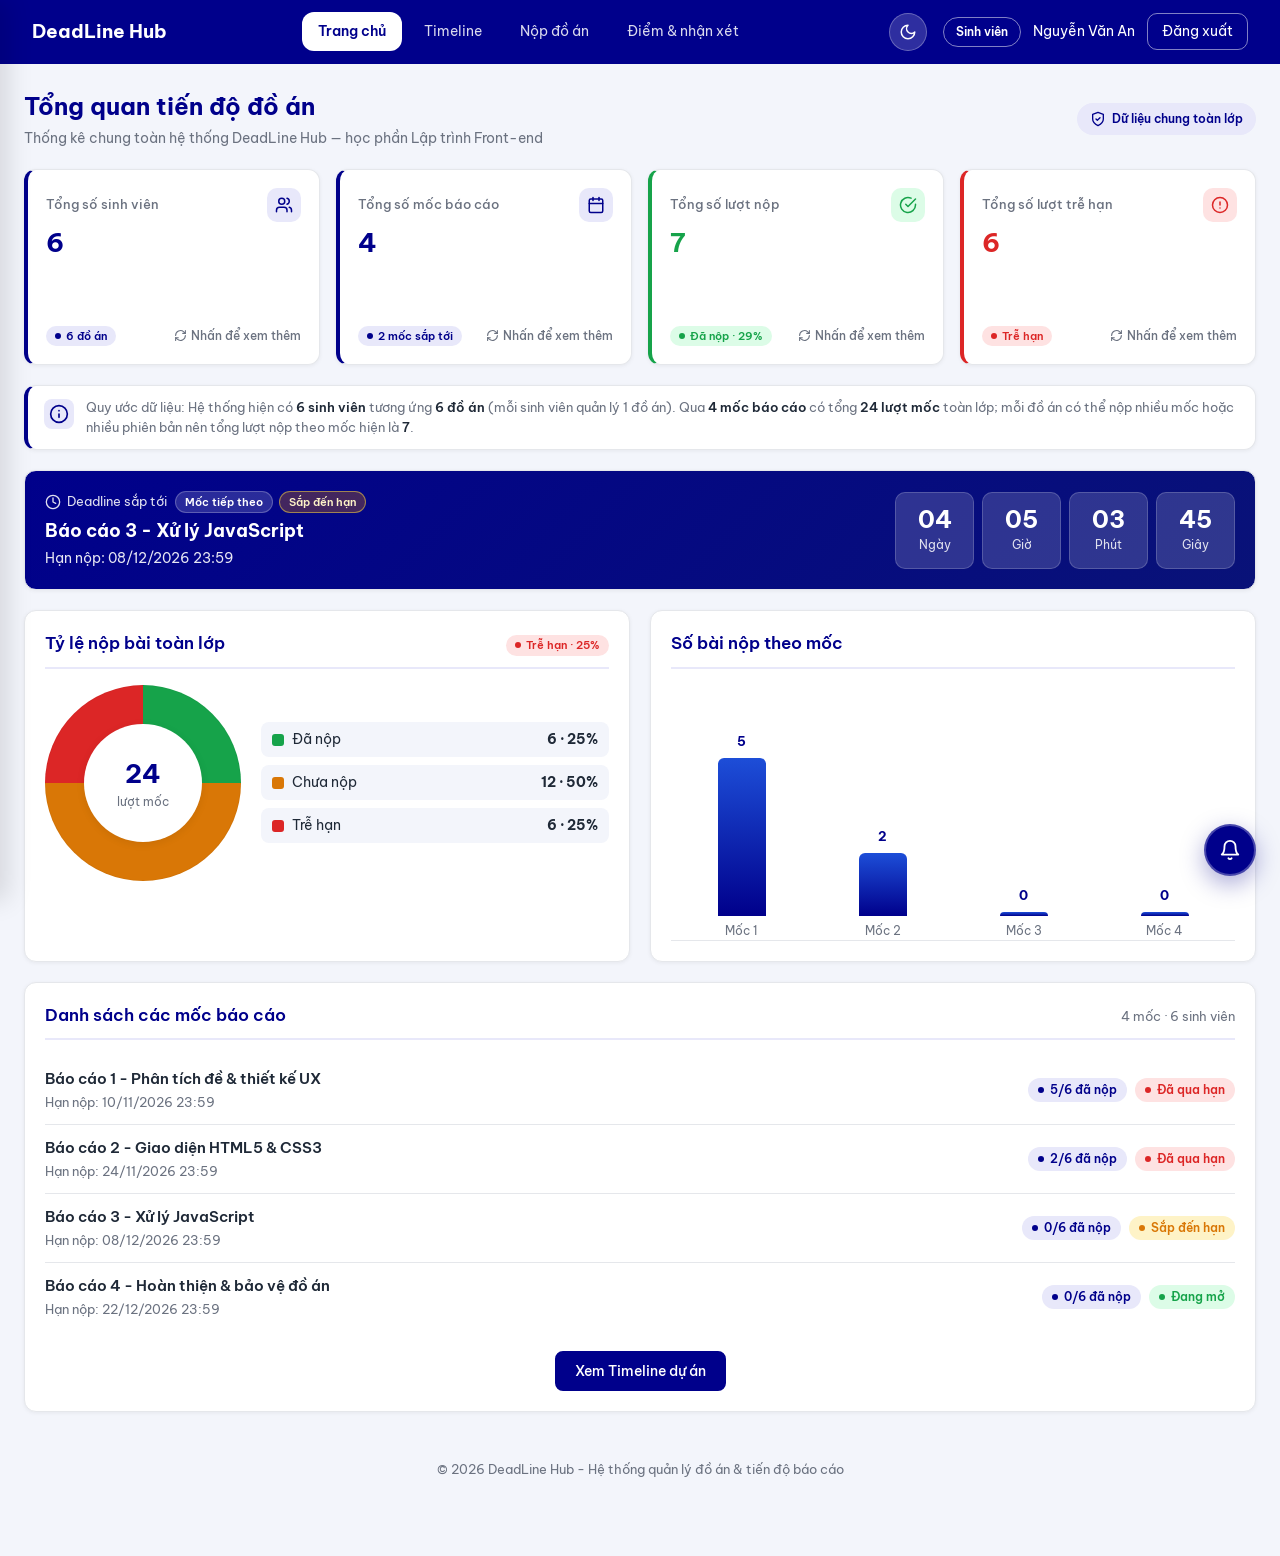
<file: index.html>
<!DOCTYPE html>
<html lang="vi" data-theme="light">
<head>
<meta charset="UTF-8">
<meta name="viewport" content="width=device-width, initial-scale=1.0">
<meta name="theme-color" content="#00008B">
<meta name="description" content="Trang tổng quan hệ thống DeadLine Hub: thống kê toàn lớp, đếm ngược mốc báo cáo tiếp theo, biểu đồ tỷ lệ nộp và danh sách các mốc báo cáo.">
<title>Trang chủ | DeadLine Hub</title>
<script>
try {
  if (localStorage.getItem("dlh_theme") === "dark") {
    document.documentElement.dataset.theme = "dark";
  }
} catch (e) {}
</script>
<link rel="preconnect" href="https://fonts.googleapis.com">
<link rel="preconnect" href="https://fonts.gstatic.com" crossorigin>
<link rel="stylesheet" href="Trang1_Truc/style_trang1.css">
</head>
<body data-page="trang1" data-role="both">
<a class="skip-link" href="#mainContent">Bỏ qua đến nội dung chính</a>
<div class="page-loader" id="pageLoader" aria-hidden="true">
  <p class="loader-logo" translate="no">DeadLine Hub</p>
  <div class="loader-dots"><i></i><i></i><i></i></div>
  <div class="loader-bar"><span></span></div>
</div>
<header class="navbar" id="navbar"></header>
<main class="main" id="mainContent">
  <section class="page-head reveal">
    <div class="head-row">
      <div>
        <h1 class="page-title"><span id="welcome">Tổng quan tiến độ đồ án</span></h1>
        <p class="page-desc">Thống kê chung toàn hệ thống DeadLine Hub — học phần Lập trình Front-end</p>
      </div>
      <span class="scope-pill" id="scopePill">
        <svg width="16" height="16" viewBox="0 0 24 24" fill="none" stroke="currentColor" stroke-width="2" stroke-linecap="round" stroke-linejoin="round" aria-hidden="true">
          <path d="M12 22s8-4 8-10V5l-8-3-8 3v7c0 6 8 10 8 10z"/>
          <path d="m9 12 2 2 4-4"/>
        </svg>
        <span>Dữ liệu chung toàn lớp</span>
      </span>
    </div>
  </section>

  <section class="stats" id="statCards" aria-label="Thống kê tổng quan toàn hệ thống"></section>

  <aside class="data-note reveal" id="dataNote" aria-label="Quy ước thống kê đồ án và lượt nộp">
    <div class="data-note-icon" aria-hidden="true">
      <svg width="20" height="20" viewBox="0 0 24 24" fill="none" stroke="currentColor" stroke-width="2" stroke-linecap="round" stroke-linejoin="round">
        <circle cx="12" cy="12" r="10"/>
        <path d="M12 16v-4"/>
        <path d="M12 8h.01"/>
      </svg>
    </div>
    <p id="dataNoteText">Quy ước dữ liệu: Mỗi sinh viên quản lý <b>1 đồ án duy nhất</b>. Một đồ án có thể được nộp qua <b>nhiều mốc báo cáo</b> hoặc nhiều phiên bản, nên tổng lượt nộp theo mốc phản ánh tiến độ nộp bài toàn lớp.</p>
  </aside>

  <section class="card countdown-card glow-surface reveal d1" aria-label="Mốc báo cáo sắp tới">
    <div class="cd-info">
      <div class="cd-top-row">
        <p class="cd-label">
          <svg width="16" height="16" viewBox="0 0 24 24" fill="none" stroke="currentColor" stroke-width="2" stroke-linecap="round" stroke-linejoin="round" aria-hidden="true">
            <circle cx="12" cy="12" r="10"/>
            <polyline points="12 6 12 12 16 14"/>
          </svg>
          <span>Deadline sắp tới</span>
        </p>
        <div class="cd-badges" id="countdownBadges"></div>
      </div>
      <h2 id="nextName">Đang tải mốc báo cáo…</h2>
      <p id="nextDate"></p>
    </div>
    <div class="countdown" id="homeCountdown" aria-live="off"></div>
  </section>

  <div class="grid-2">
    <section class="card glow-surface reveal d2">
      <div class="card-head-row">
        <h2 class="card-title">Tỷ lệ nộp bài toàn lớp</h2>
        <span id="pieStatusBadge"></span>
      </div>
      <div class="pie-wrap">
        <div class="pie" id="pieChart" role="img" aria-label="Biểu đồ tròn tỷ lệ đã nộp, chưa nộp và trễ hạn">
          <div class="pie-hole"><b id="pieTotal">0</b><span>lượt mốc</span></div>
        </div>
        <ul class="legend" id="pieLegend"></ul>
      </div>
    </section>
    <section class="card glow-surface reveal d3">
      <h2 class="card-title">Số bài nộp theo mốc</h2>
      <div class="bars" id="barChart" role="img" aria-label="Biểu đồ cột số bài nộp theo từng mốc báo cáo"></div>
    </section>
  </div>

  <section class="card glow-surface reveal">
    <div class="ms-card-head">
      <h2 class="card-title">Danh sách các mốc báo cáo</h2>
      <span class="small" id="milestoneSummary"></span>
    </div>
    <ul id="milestoneList"></ul>
    <div class="next-step" id="nextStep"></div>
  </section>
</main>
<footer class="footer">© 2026 DeadLine Hub - Hệ thống quản lý đồ án &amp; tiến độ báo cáo</footer>

<div class="notif-bell-wrap" id="notifBellWrap">
  <div class="notif-popup" id="notifPopup" role="status" aria-live="polite" hidden></div>
  <section class="notif-drawer" id="notifDrawer" aria-label="Lịch sử thông báo nộp bài" hidden>
    <div class="notif-drawer-head">
      <h3>Thông báo nộp bài</h3>
      <button type="button" class="notif-close" id="notifDrawerClose" aria-label="Đóng danh sách thông báo">×</button>
    </div>
    <ul class="notif-drawer-list" id="notifDrawerList"></ul>
  </section>
  <button type="button" class="notif-bell-btn" id="notifBellBtn" aria-label="Mở thông báo nộp bài" aria-expanded="false" aria-controls="notifDrawer">
    <svg class="notif-bell-icon" width="22" height="22" viewBox="0 0 24 24" fill="none" stroke="currentColor" stroke-width="2" stroke-linecap="round" stroke-linejoin="round" aria-hidden="true">
      <path d="M18 8A6 6 0 0 0 6 8c0 7-3 9-3 9h18s-3-2-3-9"/>
      <path d="M13.73 21a2 2 0 0 1-3.46 0"/>
    </svg>
    <span class="notif-count" id="notifCount" hidden>0</span>
  </button>
</div>

<script src="Trang1_Truc/script_trang1.js"></script>
</body>
</html>
</file>
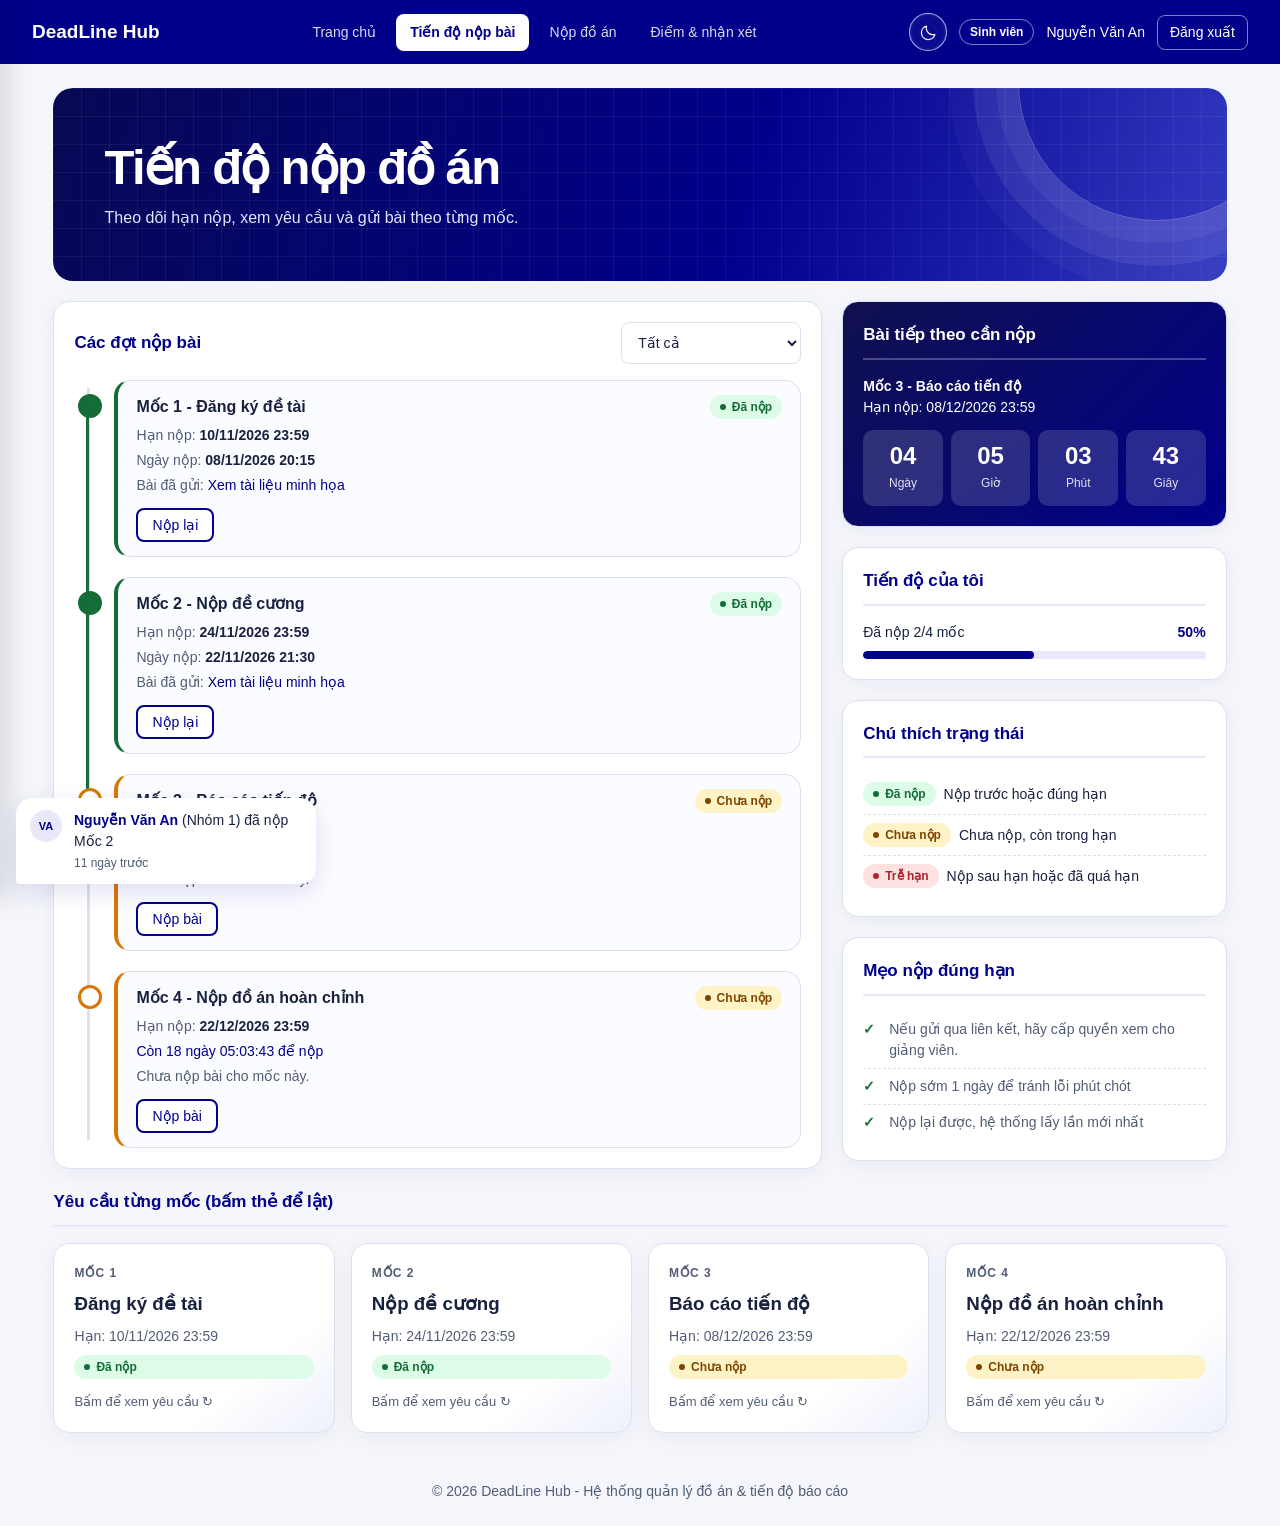
<file: Trang 2/index_trang2.html>
<!DOCTYPE html>
<html lang="vi">
<head>
<meta charset="UTF-8">
<meta name="viewport" content="width=device-width, initial-scale=1.0">
<meta name="description" content="Dòng thời gian các mốc deadline báo cáo đồ án, trạng thái nộp và đồng hồ đếm ngược.">
<title>Tiến độ nộp đồ án | DeadLine Hub</title>
<meta name="color-scheme" content="light dark">
<script>
  try {
    const saved = localStorage.getItem("pm_theme");
    document.documentElement.dataset.theme = saved === "dark" || saved === "light"
      ? saved : (matchMedia("(prefers-color-scheme: dark)").matches ? "dark" : "light");
  } catch {
    document.documentElement.dataset.theme = matchMedia("(prefers-color-scheme: dark)").matches ? "dark" : "light";
  }
</script>
<link rel="stylesheet" href="style.css">
</head>
<body data-page="trang2" data-role="student">
<div class="page-loader" id="pageLoader" aria-hidden="true">
  <p class="loader-logo">DeadLine Hub</p>
  <div class="loader-dots"><i></i><i></i><i></i></div>
  <div class="loader-bar"><span></span></div>
</div>
<header class="navbar" id="navbar"></header>
<main class="main">
  <section class="page-head reveal">
    <h1 class="page-title">Tiến độ nộp đồ án</h1>
    <p class="page-desc">Theo dõi hạn nộp, xem yêu cầu và gửi bài theo từng mốc.</p>
  </section>

  <div class="layout-2-1">
    <section class="card reveal d1">
      <div class="filter-row">
        <h2 class="card-title" style="margin:0;border:0;padding:0">Các đợt nộp bài</h2>
        <select class="input" id="statusFilter" aria-label="Lọc theo trạng thái">
          <option value="all">Tất cả</option>
          <option value="done">Đã nộp</option>
          <option value="pending">Chưa nộp</option>
          <option value="late">Trễ hạn</option>
        </select>
      </div>
      <ol class="timeline" id="timeline"></ol>
    </section>
    <aside class="side">
      <section class="card countdown-card reveal d2">
        <h2 class="card-title">Bài tiếp theo cần nộp</h2>
        <p><b id="nextName"></b><br><span id="nextDate"></span></p>
        <div class="countdown" id="countdown"></div>
      </section>
      <section class="card reveal d3">
        <h2 class="card-title">Tiến độ của tôi</h2>
        <div class="progress-head"><span id="progressText"></span><b id="progressPercent"></b></div>
        <div class="progress"><div id="progressBar"></div></div>
      </section>
      <section class="card reveal d3">
        <h2 class="card-title">Chú thích trạng thái</h2>
        <ul class="note-list">
          <li><span class="badge done">Đã nộp</span> Nộp trước hoặc đúng hạn</li>
          <li><span class="badge pending">Chưa nộp</span> Chưa nộp, còn trong hạn</li>
          <li><span class="badge late">Trễ hạn</span> Nộp sau hạn hoặc đã quá hạn</li>
        </ul>
      </section>
      <section class="card reveal d3">
        <h2 class="card-title">Mẹo nộp đúng hạn</h2>
        <ul class="tip-list">
          <li>Nếu gửi qua liên kết, hãy cấp quyền xem cho giảng viên.</li>
          <li>Nộp sớm 1 ngày để tránh lỗi phút chót</li>
          <li>Nộp lại được, hệ thống lấy lần mới nhất</li>
        </ul>
      </section>
    </aside>
  </div>

  <section class="section-gap reveal">
    <h2 class="card-title">Yêu cầu từng mốc (bấm thẻ để lật)</h2>
    <div class="flip-grid" id="taskCards"></div>
  </section>
</main>
<footer class="footer">© 2026 DeadLine Hub - Hệ thống quản lý đồ án &amp; tiến độ báo cáo</footer>
<script src="script.js"></script>
</body>
</html>
</file>
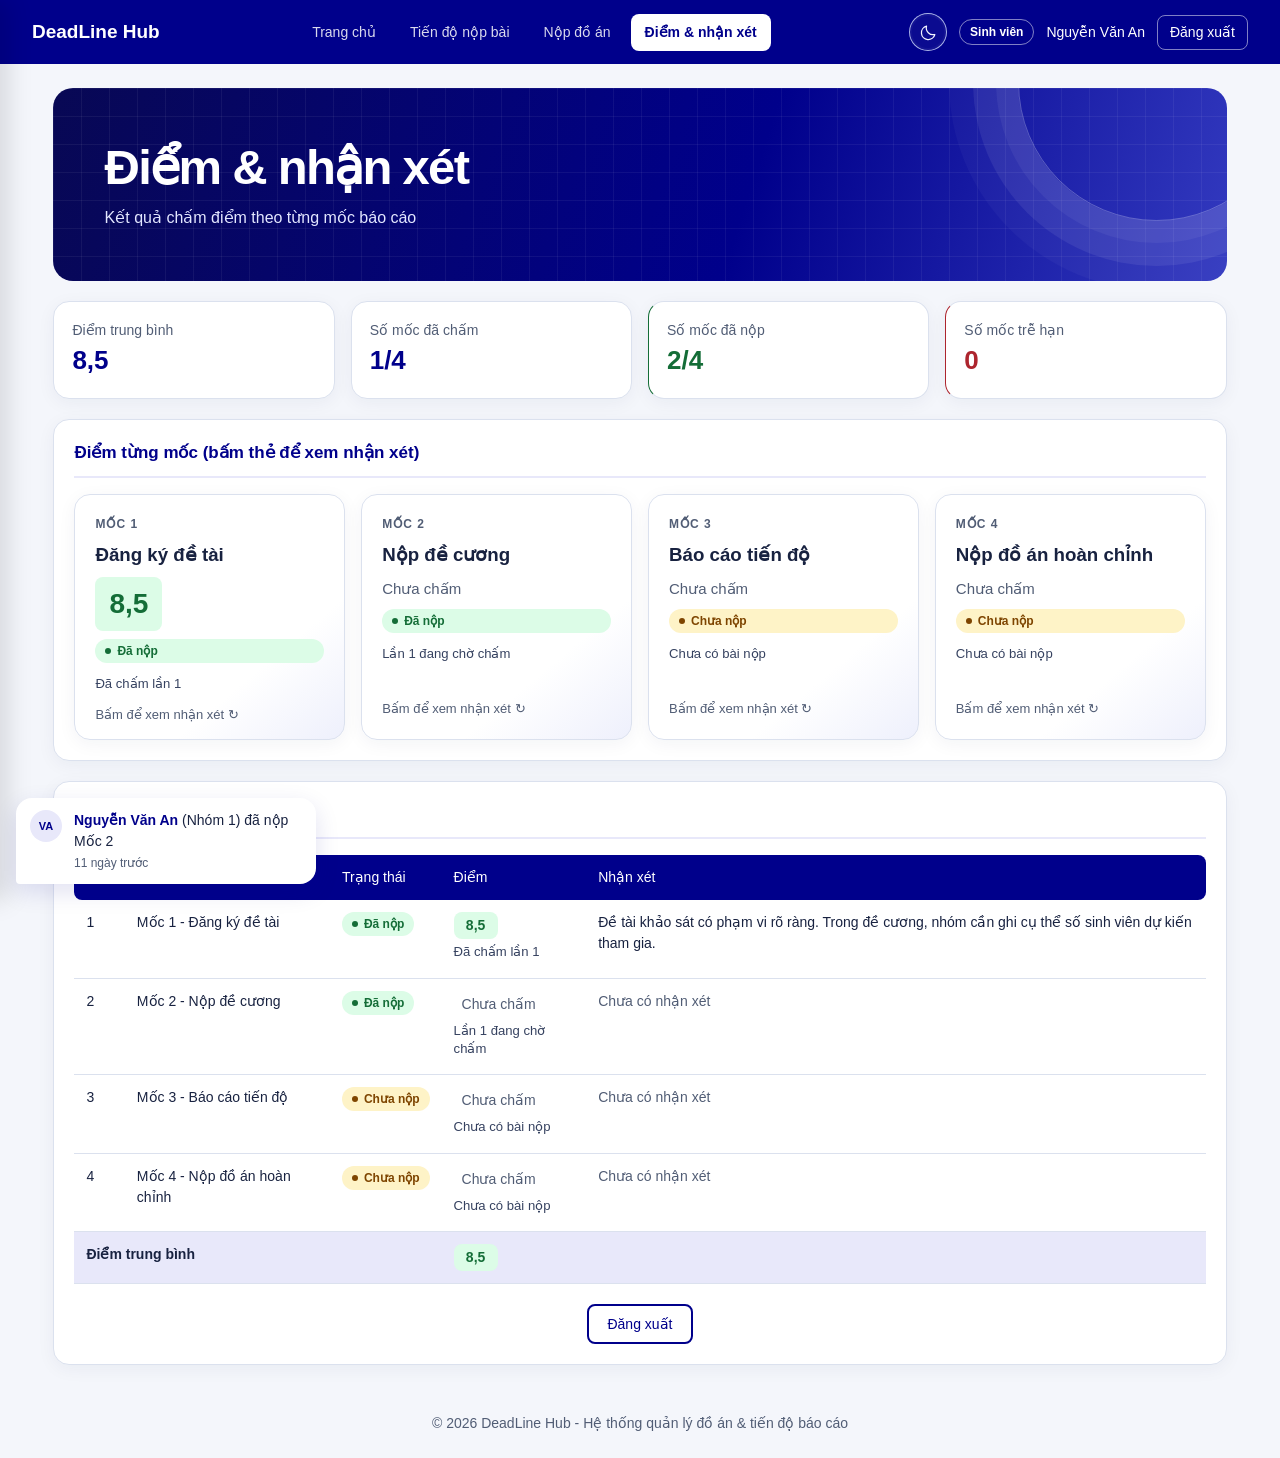
<file: Trang 4/index_trang4.html>
<!DOCTYPE html>
<html lang="vi">
<head>
<meta charset="UTF-8">
<meta name="viewport" content="width=device-width, initial-scale=1.0">
<meta name="description" content="Xem điểm và nhận xét của giảng viên theo từng mốc báo cáo đồ án.">
<title>Điểm & nhận xét | DeadLine Hub</title>
<meta name="color-scheme" content="light dark">
<script>
  try {
    const saved = localStorage.getItem("pm_theme");
    document.documentElement.dataset.theme = saved === "dark" || saved === "light"
      ? saved : (matchMedia("(prefers-color-scheme: dark)").matches ? "dark" : "light");
  } catch {
    document.documentElement.dataset.theme = matchMedia("(prefers-color-scheme: dark)").matches ? "dark" : "light";
  }
</script>
<link rel="stylesheet" href="style.css">
</head>
<body data-page="trang4" data-role="student">
<div class="page-loader" id="pageLoader" aria-hidden="true">
  <p class="loader-logo">DeadLine Hub</p>
  <div class="loader-dots"><i></i><i></i><i></i></div>
  <div class="loader-bar"><span></span></div>
</div>
<header class="navbar" id="navbar"></header>
<main class="main">
  <section class="page-head reveal">
    <h1 class="page-title">Điểm &amp; nhận xét</h1>
    <p class="page-desc">Kết quả chấm điểm theo từng mốc báo cáo</p>
  </section>

  <section class="stats" id="gradeStats" aria-label="Thống kê điểm"></section>

  <section class="card reveal d1">
    <h2 class="card-title">Điểm từng mốc (bấm thẻ để xem nhận xét)</h2>
    <div class="flip-grid" id="scoreCards"></div>
  </section>

  <section class="card reveal d2">
    <h2 class="card-title">Bảng điểm</h2>
    <div class="table-wrap">
      <table>
        <thead><tr><th>STT</th><th>Mốc báo cáo</th><th>Trạng thái</th><th>Điểm</th><th>Nhận xét</th></tr></thead>
        <tbody id="gradeBody"></tbody>
      </table>
    </div>
    <div class="next-step"><a href="../Trang7_Truc/index_trang7.html" class="btn btn-outline" data-logout>Đăng xuất</a></div>
  </section>
</main>
<footer class="footer">© 2026 DeadLine Hub - Hệ thống quản lý đồ án &amp; tiến độ báo cáo</footer>
<script src="script.js"></script>
</body>
</html>
</file>
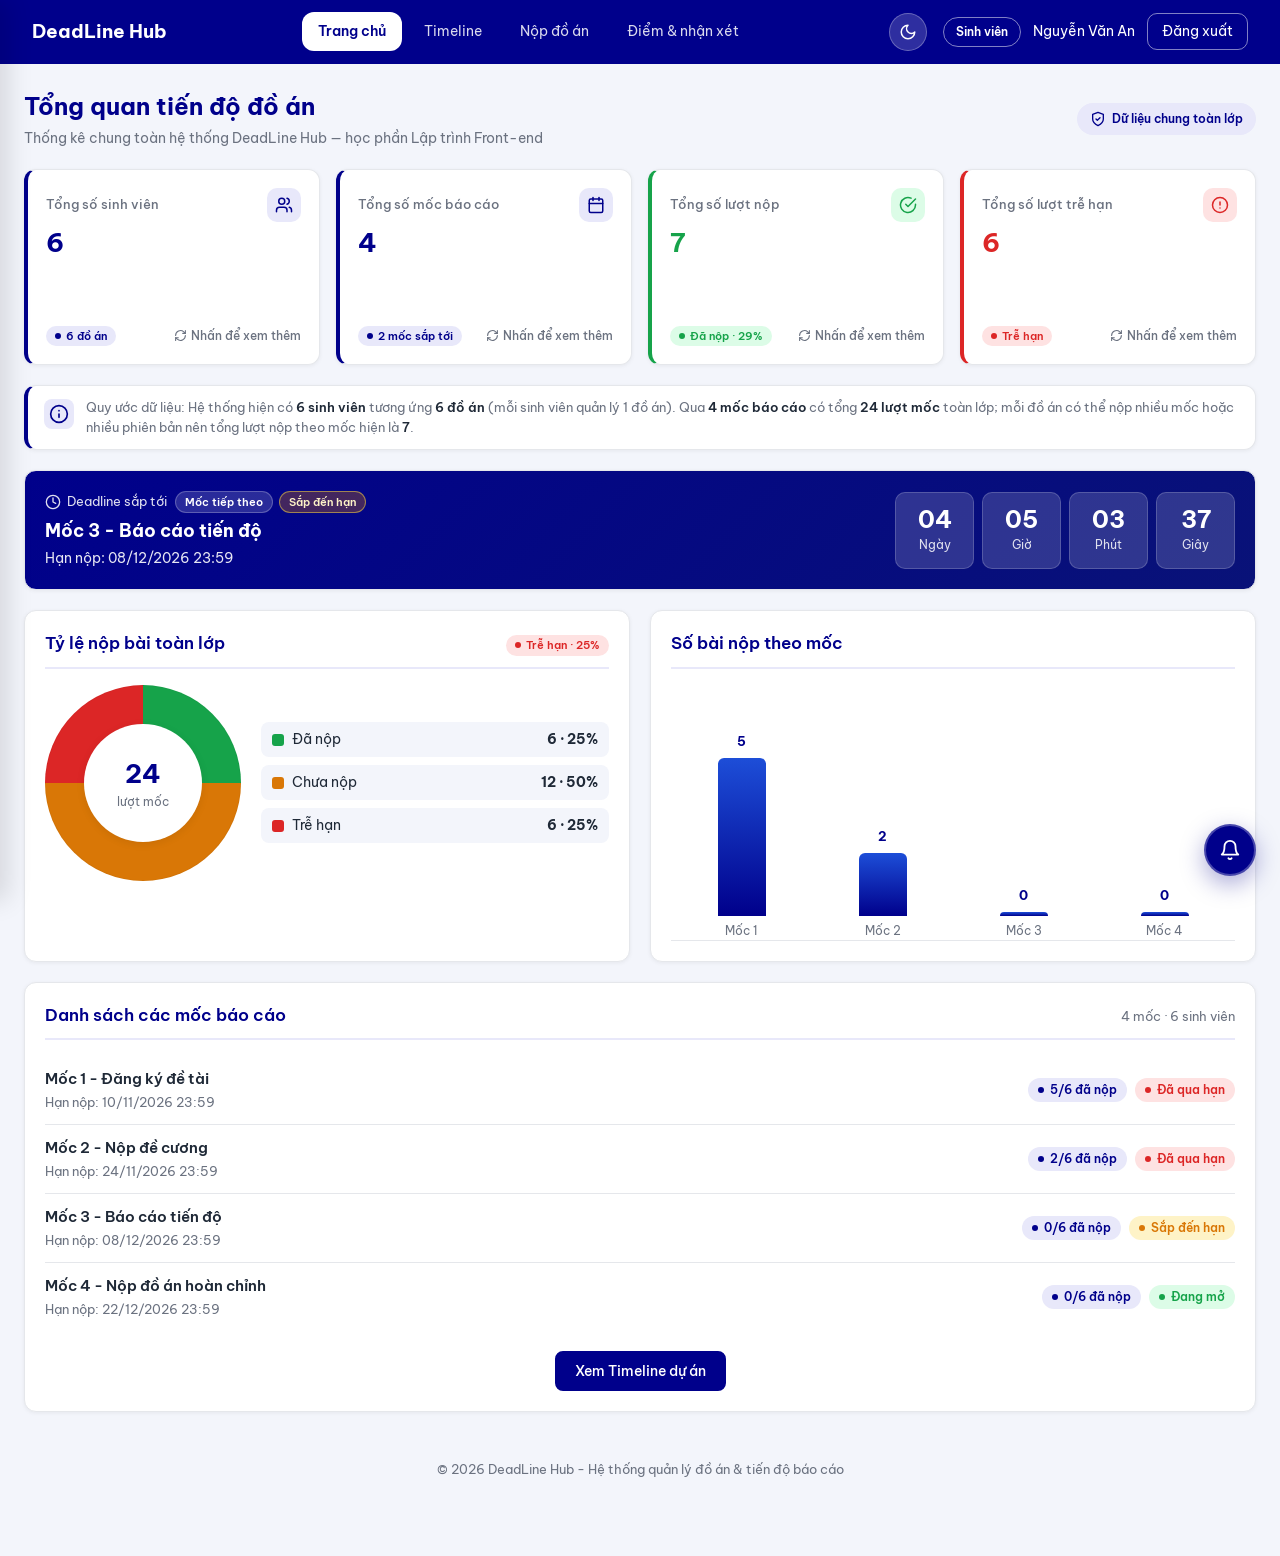
<file: Trang1_Truc/index_trang1.html>
<!DOCTYPE html>
<html lang="vi" data-theme="light">
<head>
<meta charset="UTF-8">
<meta name="viewport" content="width=device-width, initial-scale=1.0">
<meta name="theme-color" content="#00008B">
<meta name="description" content="Trang tổng quan hệ thống DeadLine Hub: thống kê toàn lớp, đếm ngược mốc báo cáo tiếp theo, biểu đồ tỷ lệ nộp và danh sách các mốc báo cáo.">
<title>Trang chủ | DeadLine Hub</title>
<script>
try {
  if (localStorage.getItem("dlh_theme") === "dark") {
    document.documentElement.dataset.theme = "dark";
  }
} catch (e) {}
</script>
<link rel="preconnect" href="https://fonts.googleapis.com">
<link rel="preconnect" href="https://fonts.gstatic.com" crossorigin>
<link rel="stylesheet" href="style_trang1.css">
</head>
<body data-page="trang1" data-role="both">
<a class="skip-link" href="#mainContent">Bỏ qua đến nội dung chính</a>
<div class="page-loader" id="pageLoader" aria-hidden="true">
  <p class="loader-logo" translate="no">DeadLine Hub</p>
  <div class="loader-dots"><i></i><i></i><i></i></div>
  <div class="loader-bar"><span></span></div>
</div>
<header class="navbar" id="navbar"></header>
<main class="main" id="mainContent">
  <section class="page-head reveal">
    <div class="head-row">
      <div>
        <h1 class="page-title"><span id="welcome">Tổng quan tiến độ đồ án</span></h1>
        <p class="page-desc">Thống kê chung toàn hệ thống DeadLine Hub — học phần Lập trình Front-end</p>
      </div>
      <span class="scope-pill" id="scopePill">
        <svg width="16" height="16" viewBox="0 0 24 24" fill="none" stroke="currentColor" stroke-width="2" stroke-linecap="round" stroke-linejoin="round" aria-hidden="true">
          <path d="M12 22s8-4 8-10V5l-8-3-8 3v7c0 6 8 10 8 10z"/>
          <path d="m9 12 2 2 4-4"/>
        </svg>
        <span>Dữ liệu chung toàn lớp</span>
      </span>
    </div>
  </section>

  <section class="stats" id="statCards" aria-label="Thống kê tổng quan toàn hệ thống"></section>

  <aside class="data-note reveal" id="dataNote" aria-label="Quy ước thống kê đồ án và lượt nộp">
    <div class="data-note-icon" aria-hidden="true">
      <svg width="20" height="20" viewBox="0 0 24 24" fill="none" stroke="currentColor" stroke-width="2" stroke-linecap="round" stroke-linejoin="round">
        <circle cx="12" cy="12" r="10"/>
        <path d="M12 16v-4"/>
        <path d="M12 8h.01"/>
      </svg>
    </div>
    <p id="dataNoteText">Quy ước dữ liệu: Mỗi sinh viên quản lý <b>1 đồ án duy nhất</b>. Một đồ án có thể được nộp qua <b>nhiều mốc báo cáo</b> hoặc nhiều phiên bản, nên tổng lượt nộp theo mốc phản ánh tiến độ nộp bài toàn lớp.</p>
  </aside>

  <section class="card countdown-card glow-surface reveal d1" aria-label="Mốc báo cáo sắp tới">
    <div class="cd-info">
      <div class="cd-top-row">
        <p class="cd-label">
          <svg width="16" height="16" viewBox="0 0 24 24" fill="none" stroke="currentColor" stroke-width="2" stroke-linecap="round" stroke-linejoin="round" aria-hidden="true">
            <circle cx="12" cy="12" r="10"/>
            <polyline points="12 6 12 12 16 14"/>
          </svg>
          <span>Deadline sắp tới</span>
        </p>
        <div class="cd-badges" id="countdownBadges"></div>
      </div>
      <h2 id="nextName">Đang tải mốc báo cáo…</h2>
      <p id="nextDate"></p>
    </div>
    <div class="countdown" id="homeCountdown" aria-live="off"></div>
  </section>

  <div class="grid-2">
    <section class="card glow-surface reveal d2">
      <div class="card-head-row">
        <h2 class="card-title">Tỷ lệ nộp bài toàn lớp</h2>
        <span id="pieStatusBadge"></span>
      </div>
      <div class="pie-wrap">
        <div class="pie" id="pieChart" role="img" aria-label="Biểu đồ tròn tỷ lệ đã nộp, chưa nộp và trễ hạn">
          <div class="pie-hole"><b id="pieTotal">0</b><span>lượt mốc</span></div>
        </div>
        <ul class="legend" id="pieLegend"></ul>
      </div>
    </section>
    <section class="card glow-surface reveal d3">
      <h2 class="card-title">Số bài nộp theo mốc</h2>
      <div class="bars" id="barChart" role="img" aria-label="Biểu đồ cột số bài nộp theo từng mốc báo cáo"></div>
    </section>
  </div>

  <section class="card glow-surface reveal">
    <div class="ms-card-head">
      <h2 class="card-title">Danh sách các mốc báo cáo</h2>
      <span class="small" id="milestoneSummary"></span>
    </div>
    <ul id="milestoneList"></ul>
    <div class="next-step" id="nextStep"></div>
  </section>
</main>
<footer class="footer">© 2026 DeadLine Hub - Hệ thống quản lý đồ án &amp; tiến độ báo cáo</footer>

<div class="notif-bell-wrap" id="notifBellWrap">
  <div class="notif-popup" id="notifPopup" role="status" aria-live="polite" hidden></div>
  <section class="notif-drawer" id="notifDrawer" aria-label="Lịch sử thông báo nộp bài" hidden>
    <div class="notif-drawer-head">
      <h3>Thông báo nộp bài</h3>
      <button type="button" class="notif-close" id="notifDrawerClose" aria-label="Đóng danh sách thông báo">×</button>
    </div>
    <ul class="notif-drawer-list" id="notifDrawerList"></ul>
  </section>
  <button type="button" class="notif-bell-btn" id="notifBellBtn" aria-label="Mở thông báo nộp bài" aria-expanded="false" aria-controls="notifDrawer">
    <svg class="notif-bell-icon" width="22" height="22" viewBox="0 0 24 24" fill="none" stroke="currentColor" stroke-width="2" stroke-linecap="round" stroke-linejoin="round" aria-hidden="true">
      <path d="M18 8A6 6 0 0 0 6 8c0 7-3 9-3 9h18s-3-2-3-9"/>
      <path d="M13.73 21a2 2 0 0 1-3.46 0"/>
    </svg>
    <span class="notif-count" id="notifCount" hidden>0</span>
  </button>
</div>

<script src="script_trang1.js"></script>
</body>
</html>
</file>
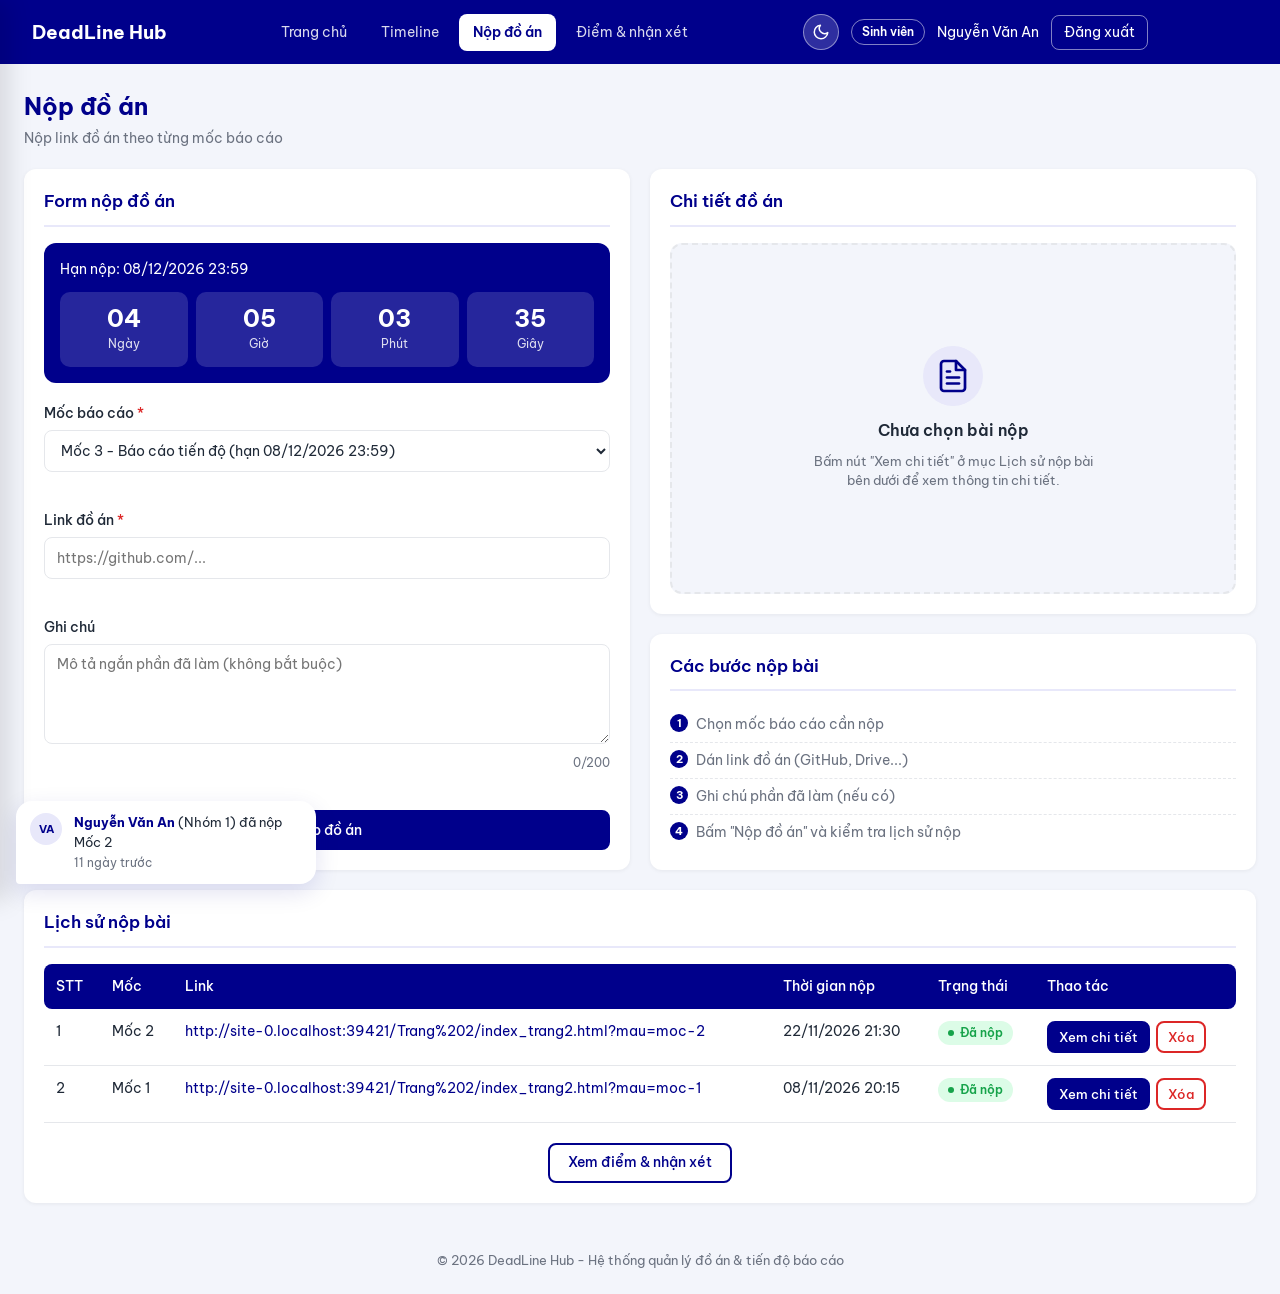
<file: Trang3_Hieu/index_trang3.html>
<!DOCTYPE html>
<html lang="vi">
<head>
<meta charset="UTF-8">
<meta name="viewport" content="width=device-width, initial-scale=1.0">
<meta name="description" content="Nộp link đồ án theo từng mốc, kiểm tra URL, xem bài vừa nộp, sai sót cần sửa và lịch sử nộp.">
<title>Nộp đồ án | DeadLine Hub</title>
<script>(function(){try{const t=localStorage.getItem("pm_theme");if(t)document.documentElement.setAttribute("data-theme",t);}catch(e){}})();</script>
<link rel="stylesheet" href="style.css">
</head>
<body data-page="trang3" data-role="student">
<div class="page-loader" id="pageLoader" aria-hidden="true">
  <p class="loader-logo">DeadLine Hub</p>
  <div class="loader-dots"><i></i><i></i><i></i></div>
  <div class="loader-bar"><span></span></div>
</div>
<header class="navbar" id="navbar"></header>
<main class="main">
  <section class="page-head reveal">
    <h1 class="page-title">Nộp đồ án</h1>
    <p class="page-desc">Nộp link đồ án theo từng mốc báo cáo</p>
  </section>

  <div class="grid-2">
    <section class="card reveal d1">
      <h2 class="card-title">Form nộp đồ án</h2>
      <div class="form-countdown">
        <p id="formDeadline"></p>
        <div class="countdown" id="formCountdown"></div>
      </div>
      <form id="submitForm" novalidate>
        <div class="field">
          <label for="milestoneSelect">Mốc báo cáo <span class="req">*</span></label>
          <select class="input" id="milestoneSelect"></select>
          <p class="error-msg" id="milestoneError"></p>
        </div>
        <div class="field">
          <label for="linkInput">Link đồ án <span class="req">*</span></label>
          <input class="input" type="text" id="linkInput" placeholder="https://github.com/...">
          <p class="error-msg" id="linkError"></p>
        </div>
        <div class="field">
          <label for="noteInput">Ghi chú</label>
          <textarea class="input" id="noteInput" maxlength="200" placeholder="Mô tả ngắn phần đã làm (không bắt buộc)"></textarea>
          <p class="counter" id="noteCounter">0/200</p>
          <p class="error-msg" id="noteError"></p>
        </div>
        <button type="submit" class="btn btn-primary btn-block">Nộp đồ án</button>
      </form>
    </section>
    <div class="side">
      <section class="card reveal d2">
        <h2 class="card-title">Chi tiết đồ án</h2>
        <div id="latestSubmission"></div>
      </section>
      <section class="card reveal d3">
        <h2 class="card-title">Các bước nộp bài</h2>
        <ol class="step-list">
          <li>Chọn mốc báo cáo cần nộp</li>
          <li>Dán link đồ án (GitHub, Drive...)</li>
          <li>Ghi chú phần đã làm (nếu có)</li>
          <li>Bấm "Nộp đồ án" và kiểm tra lịch sử nộp</li>
        </ol>
      </section>
    </div>
  </div>

  <section class="card reveal">
    <h2 class="card-title">Lịch sử nộp bài</h2>
    <div class="table-wrap">
      <table>
        <thead><tr><th>STT</th><th>Mốc</th><th>Link</th><th>Thời gian nộp</th><th>Trạng thái</th><th>Thao tác</th></tr></thead>
        <tbody id="historyBody"></tbody>
      </table>
    </div>
    <div class="next-step"><a href="../Trang 4/index_trang4.html" class="btn btn-outline">Xem điểm &amp; nhận xét</a></div>
  </section>
</main>
<footer class="footer">© 2026 DeadLine Hub - Hệ thống quản lý đồ án &amp; tiến độ báo cáo</footer>
<script src="script.js"></script>
</body>
</html>
</file>
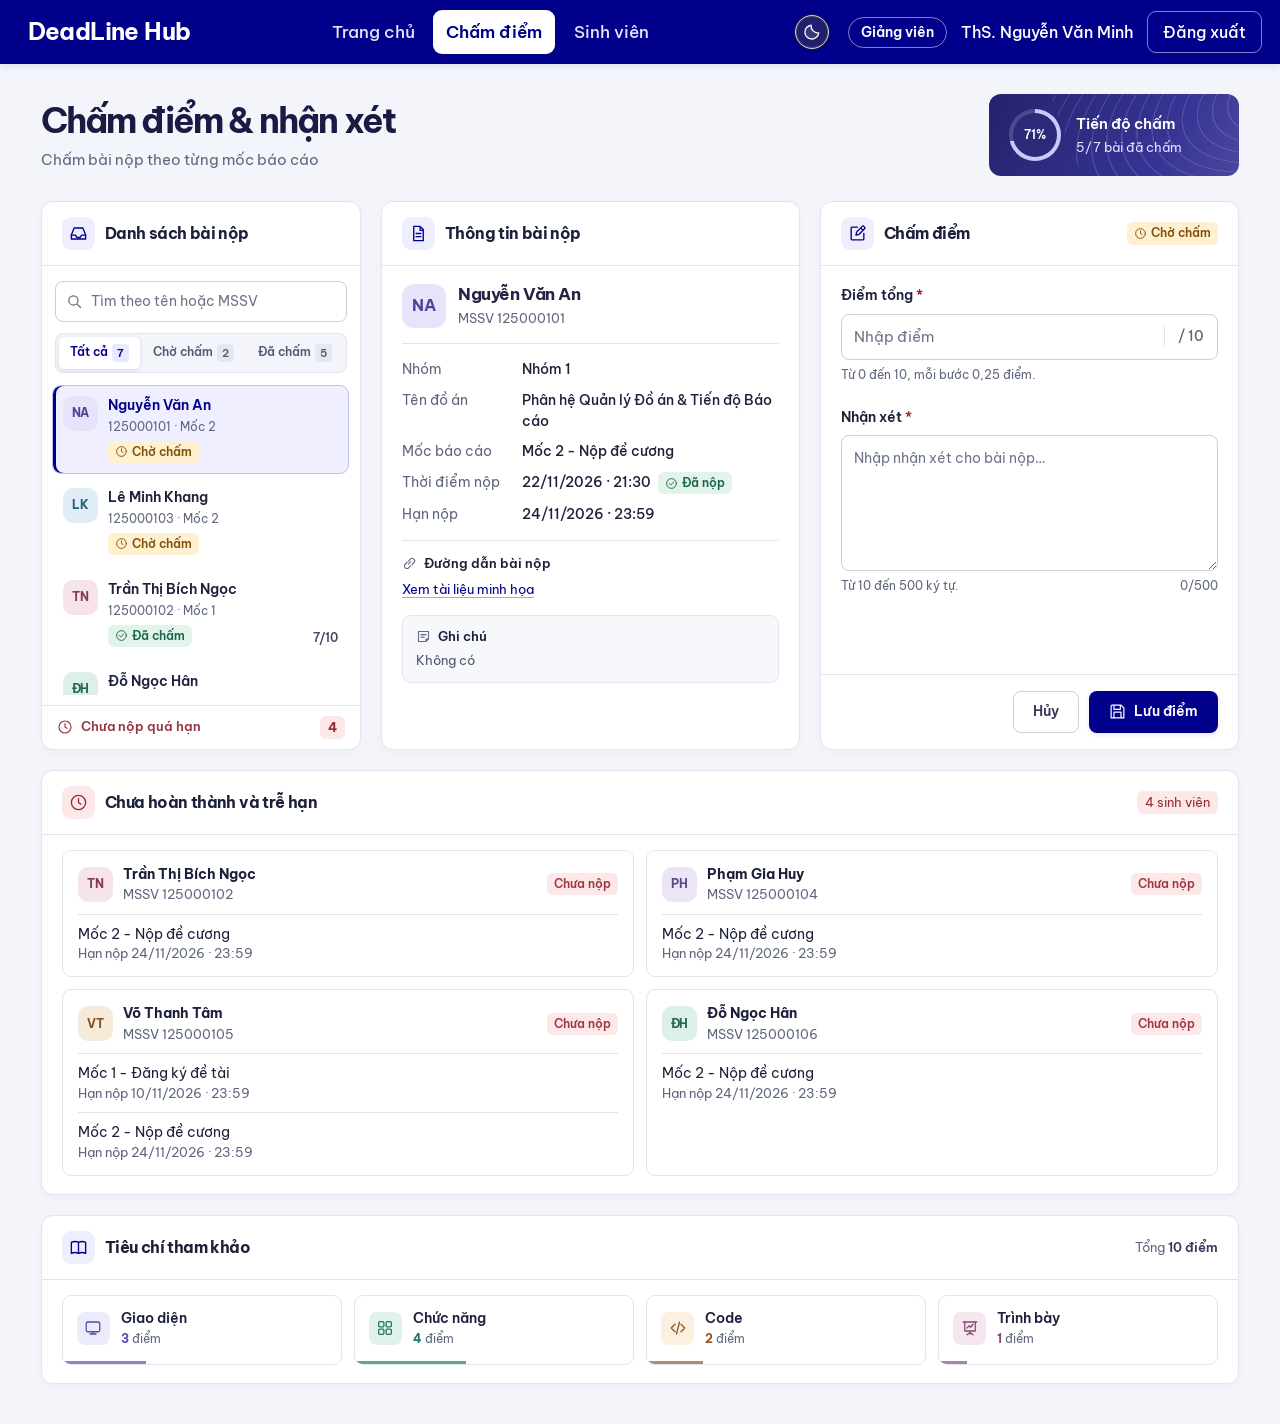
<file: Trang5_Hoang/index_trang5.html>
<!doctype html>
<html lang="vi" data-theme="light">
<head>
  <meta charset="utf-8">
  <meta name="viewport" content="width=device-width, initial-scale=1">
  <meta name="theme-color" content="#00008B">
  <meta name="description" content="Giảng viên xem bài nộp, chấm điểm và nhận xét theo từng mốc báo cáo trên DeadLine Hub.">
  <title>Chấm điểm &amp; nhận xét | DeadLine Hub</title>
  <script>
    // Áp dụng lựa chọn đã lưu trước khi trình duyệt vẽ nền trang.
    try {
      if (localStorage.getItem("pm_theme") === "dark") document.documentElement.dataset.theme = "dark";
    } catch { /* Dùng giao diện sáng khi trình duyệt chặn đọc bộ nhớ. */ }
  </script>
  <link rel="stylesheet" href="style.css">
  <link rel="stylesheet" href="https://fonts.googleapis.com/css2?family=Be+Vietnam+Pro:wght@400;500;600;700&amp;display=swap" media="print" onload="this.media='all'">
  <script src="script.js" defer></script>
</head>
<body data-mode="project" data-page="trang5">
  <svg class="icon-library" xmlns="http://www.w3.org/2000/svg" aria-hidden="true" focusable="false">
    <symbol id="i-tray" viewBox="0 0 24 24"><path d="m3 14 3.5-9h11l3.5 9v5H3z"/><path d="M3 14h5l2 3h4l2-3h5"/></symbol>
    <symbol id="i-grade" viewBox="0 0 24 24"><path d="M12 4H5a1 1 0 0 0-1 1v14a1 1 0 0 0 1 1h14a1 1 0 0 0 1-1v-7"/><path d="m10 14 1-4 7-7a1.4 1.4 0 0 1 2 0l1 1a1.4 1.4 0 0 1 0 2l-7 7zM16 5l3 3"/></symbol>
    <symbol id="i-rubric" viewBox="0 0 24 24"><path d="M3 5.5c3-1.5 6-1.5 9 0 3-1.5 6-1.5 9 0v14c-3-1.5-6-1.5-9 0-3-1.5-6-1.5-9 0zM12 6v13"/></symbol>
    <symbol id="i-info" viewBox="0 0 24 24"><path d="M6 3h8l4 4v14H6zM14 3v5h4M9 12h6M9 16h6"/></symbol>
    <symbol id="i-search" viewBox="0 0 24 24"><circle cx="10.5" cy="10.5" r="6.5"/><path d="m16 16 4.5 4.5"/></symbol>
    <symbol id="i-clock" viewBox="0 0 24 24"><circle cx="12" cy="12" r="9"/><path d="M12 7v5l3 2"/></symbol>
    <symbol id="i-check" viewBox="0 0 24 24"><circle cx="12" cy="12" r="9"/><path d="m8 12 2.7 2.7 5.5-5.5"/></symbol>
    <symbol id="i-alert" viewBox="0 0 24 24"><path d="m10.3 4-8 14A1.4 1.4 0 0 0 3.5 20h17a1.4 1.4 0 0 0 1.2-2l-8-14a2 2 0 0 0-3.4 0zM12 8v5m0 3h.01"/></symbol>
    <symbol id="i-link" viewBox="0 0 24 24"><path d="m10 13 4-4m-5.8 1L5 13.2a4 4 0 0 0 5.7 5.7l3.2-3.2m-3.8-7.4 3.2-3.2a4 4 0 0 1 5.7 5.7l-3.2 3.2"/></symbol>
    <symbol id="i-note" viewBox="0 0 24 24"><path d="M4 4h16v12l-4 4H4zM16 20v-4h4M8 9h8M8 13h5"/></symbol>
    <symbol id="i-save" viewBox="0 0 24 24"><path d="M4 3h13l4 4v14H3V4zM7 3v6h9V3M7 21v-8h10v8"/></symbol>
    <symbol id="i-monitor" viewBox="0 0 24 24"><rect x="3" y="4" width="18" height="13" rx="2"/><path d="M12 17v3m-4 0h8"/></symbol>
    <symbol id="i-blocks" viewBox="0 0 24 24"><rect x="3.5" y="3.5" width="7" height="7" rx="1.5"/><rect x="13.5" y="3.5" width="7" height="7" rx="1.5"/><rect x="3.5" y="13.5" width="7" height="7" rx="1.5"/><rect x="13.5" y="13.5" width="7" height="7" rx="1.5"/></symbol>
    <symbol id="i-code" viewBox="0 0 24 24"><path d="m8 7-5 5 5 5m8-10 5 5-5 5m-2-13-4 16"/></symbol>
    <symbol id="i-screen" viewBox="0 0 24 24"><path d="M3 4h18M5 4v12h14V4M12 16v4m-4 1 4-3 4 3M8 12l3-3 2 2 3-4"/></symbol>
    <symbol id="i-menu" viewBox="0 0 24 24"><path d="M3 6h18M3 12h18M3 18h18"/></symbol>
    <symbol id="i-moon" viewBox="0 0 24 24"><path d="M20.9 13.1A9 9 0 0 1 10.9 3a9.2 9.2 0 1 0 10 10.1Z"/></symbol>
    <symbol id="i-sun" viewBox="0 0 24 24"><circle cx="12" cy="12" r="4"/><path d="M12 2v2m0 16v2M2 12h2m16 0h2M4.9 4.9l1.4 1.4m11.4 11.4 1.4 1.4M4.9 19.1l1.4-1.4M17.7 6.3l1.4-1.4"/></symbol>
    <symbol id="i-close" viewBox="0 0 24 24"><path d="m6 6 12 12M18 6 6 18"/></symbol>
  </svg>

  <a class="skip-link" href="#noi-dung">Đến nội dung chính</a>
  <header class="topbar">
    <div class="topbar-inner">
      <button id="openMenu" class="icon-button menu-toggle" type="button" aria-label="Mở menu điều hướng" aria-controls="mobileMenu" aria-expanded="false">
        <svg class="icon" aria-hidden="true"><use href="#i-menu"/></svg>
      </button>
      <a class="brand" href="../index.html" data-destination="Trang chủ">DeadLine Hub</a>
      <nav class="desktop-nav" aria-label="Điều hướng chính">
        <a href="../index.html" data-destination="Trang chủ">Trang chủ</a>
        <a href="#noi-dung" aria-current="page">Chấm điểm</a>
        <a href="../Trang6_Nhu/index_trang6.html" data-destination="Sinh viên">Sinh viên</a>
      </nav>
      <div class="nav-account">
        <button type="button" class="theme-toggle" data-theme-toggle aria-label="Giao diện tối" aria-pressed="false" title="Chuyển sang giao diện tối">
          <svg class="icon moon" aria-hidden="true"><use href="#i-moon"/></svg><svg class="icon sun" aria-hidden="true"><use href="#i-sun"/></svg>
        </button>
        <span class="role-tag">Giảng viên</span>
        <span class="account-name" data-teacher-name>ThS. Nguyễn Văn Minh</span>
        <button type="button" class="logout" data-logout>Đăng xuất</button>
      </div>
    </div>
  </header>

  <dialog id="mobileMenu" class="drawer" aria-labelledby="menuTitle">
    <div class="drawer-head"><h2 id="menuTitle">Điều hướng</h2>
      <button type="button" class="theme-toggle" data-theme-toggle aria-label="Giao diện tối" aria-pressed="false" title="Chuyển sang giao diện tối">
        <svg class="icon moon" aria-hidden="true"><use href="#i-moon"/></svg><svg class="icon sun" aria-hidden="true"><use href="#i-sun"/></svg>
      </button>
      <button class="icon-button" id="closeMenu" type="button" aria-label="Đóng menu"><svg class="icon" aria-hidden="true"><use href="#i-close"/></svg></button>
    </div>
    <nav class="drawer-nav" aria-label="Điều hướng trên di động">
      <a href="../index.html" data-destination="Trang chủ">Trang chủ</a>
      <a href="#noi-dung" aria-current="page">Chấm điểm</a>
      <a href="../Trang6_Nhu/index_trang6.html" data-destination="Sinh viên">Sinh viên</a>
    </nav>
    <div class="drawer-account"><span class="role-tag">Giảng viên</span><strong data-teacher-name>ThS. Nguyễn Văn Minh</strong><button class="logout" type="button" data-logout>Đăng xuất</button></div>
  </dialog>

  <dialog id="projectNotice" class="project-notice" aria-labelledby="projectNoticeTitle">
    <h2 id="projectNoticeTitle"></h2>
    <p id="projectNoticeText"></p><code id="projectPath"></code>
    <div class="notice-actions">
      <form method="dialog"><button class="secondary" autofocus>Ở lại Trang 5</button></form>
      <a class="primary" id="projectLink">Mở trong bộ dự án</a>
    </div>
  </dialog>

  <main id="noi-dung" class="page" tabindex="-1">
    <div class="page-heading">
      <div><h1>Chấm điểm &amp; nhận xét</h1><p>Chấm bài nộp theo từng mốc báo cáo</p></div>
      <div class="progress-card" role="group" aria-label="Tiến độ chấm">
        <div class="progress-ring" id="progressRing" aria-hidden="true"><b id="progressPercent">0%</b></div>
        <div class="progress-copy"><strong>Tiến độ chấm</strong><span id="progressText">0/0 bài đã chấm</span></div>
      </div>
    </div>
    <noscript><p class="notice error">Hãy bật JavaScript trong trình duyệt để xem bài nộp và lưu điểm.</p></noscript>
    <p id="dataError" class="notice error" role="alert" hidden></p>

    <div class="workspace">
      <section id="bai-nop" class="card queue-card" aria-labelledby="queueTitle" tabindex="-1">
        <div class="card-heading">
          <span class="heading-icon"><svg class="icon" aria-hidden="true"><use href="#i-tray"/></svg></span>
          <h2 id="queueTitle">Danh sách bài nộp</h2>
        </div>
        <div class="queue-tools">
          <label class="search-box" for="searchInput"><svg class="icon" aria-hidden="true"><use href="#i-search"/></svg>
            <span class="visually-hidden">Tìm theo tên hoặc MSSV</span><input type="search" id="searchInput" placeholder="Tìm theo tên hoặc MSSV" autocomplete="off">
          </label>
          <div class="filters" role="group" aria-label="Lọc theo trạng thái chấm">
            <button type="button" data-filter="all" aria-pressed="true">Tất cả <b id="countAll">0</b></button>
            <button type="button" data-filter="wait" aria-pressed="false">Chờ chấm <b id="countWait">0</b></button>
            <button type="button" data-filter="done" aria-pressed="false">Đã chấm <b id="countDone">0</b></button>
          </div>
        </div>
        <div class="list-window"><ul class="submission-list" id="submissionList" aria-label="Các bài nộp"></ul>
          <p id="listEmpty" class="list-empty" hidden>Không có bài nộp phù hợp.</p>
        </div>
        <a id="overdueJump" class="overdue-jump" href="#qua-han" hidden><svg class="icon" aria-hidden="true"><use href="#i-clock"/></svg>Chưa nộp quá hạn <b id="overdueJumpCount">0</b></a>
      </section>

      <section id="thong-tin" class="card" aria-labelledby="infoTitle" tabindex="-1">
        <div class="card-heading"><span class="heading-icon"><svg class="icon" aria-hidden="true"><use href="#i-info"/></svg></span><h2 id="infoTitle">Thông tin bài nộp</h2></div>
        <p id="infoEmpty" class="empty-panel">Chọn một bài trong danh sách để xem thông tin.</p>
        <div class="info-content" id="submissionInfo" hidden>
          <div class="student-head"><span class="avatar avatar-large" id="detailAvatar" aria-hidden="true"></span>
            <div><h3 id="studentName"></h3><p>MSSV <span id="studentCode"></span></p></div>
          </div>
          <dl class="facts">
            <div><dt>Nhóm</dt><dd id="studentGroup"></dd></div>
            <div><dt>Tên đồ án</dt><dd id="projectName"></dd></div>
            <div><dt>Mốc báo cáo</dt><dd id="milestoneName"></dd></div>
            <div><dt>Thời điểm nộp</dt><dd><time id="submittedAt"></time><span id="deliveryBadge" class="badge"></span></dd></div>
            <div><dt>Hạn nộp</dt><dd id="deadline"></dd></div>
          </dl>
          <div class="attachment">
            <h3 class="small-heading"><svg class="icon" aria-hidden="true"><use href="#i-link"/></svg>Đường dẫn bài nộp</h3>
            <div id="submissionLink"></div>
          </div>
          <div class="note">
            <h3 class="small-heading"><svg class="icon" aria-hidden="true"><use href="#i-note"/></svg>Ghi chú</h3><p id="submissionNote"></p>
          </div>
        </div>
      </section>

      <section id="cham-diem" class="card grading-card" aria-labelledby="gradeTitle" tabindex="-1">
        <div class="card-heading"><span class="heading-icon"><svg class="icon" aria-hidden="true"><use href="#i-grade"/></svg></span><h2 id="gradeTitle">Chấm điểm</h2><span id="gradeBadge" class="badge corner-badge" hidden></span></div>
        <p id="gradeEmpty" class="empty-panel">Chọn một bài nộp để mở phiếu chấm.</p>
        <form id="gradeForm" novalidate hidden>
          <div class="form-fields">
            <div class="field">
              <label for="scoreInput">Điểm tổng <span class="required" aria-hidden="true">*</span></label>
              <div class="score-box"><input id="scoreInput" name="score" type="text" inputmode="decimal" autocomplete="off" required placeholder="Nhập điểm" aria-describedby="scoreHint scoreError"><span aria-hidden="true">/ 10</span></div>
              <p id="scoreHint" class="hint">Từ 0 đến 10, mỗi bước 0,25 điểm.</p>
              <p id="scoreError" class="field-error" aria-live="polite"></p>
            </div>
            <div class="field">
              <label for="commentInput">Nhận xét <span class="required" aria-hidden="true">*</span></label>
              <textarea id="commentInput" name="comment" rows="5" required placeholder="Nhập nhận xét cho bài nộp…" aria-describedby="commentHint commentCounter commentError"></textarea>
              <div class="comment-meta"><p class="hint" id="commentHint">Từ 10 đến 500 ký tự.</p><span id="commentCounter">0/500</span></div>
              <p id="commentError" class="field-error" aria-live="polite"></p>
            </div>
          </div>
          <p id="saveError" class="notice error form-notice" role="alert" hidden></p>
          <div class="form-actions"><button id="cancelBtn" class="secondary" type="button">Hủy</button><button id="saveBtn" class="primary" type="submit"><svg class="icon" aria-hidden="true"><use href="#i-save"/></svg>Lưu điểm</button></div>
        </form>
      </section>
    </div>

    <section id="qua-han" class="card overdue-card" aria-labelledby="overdueTitle" tabindex="-1">
      <div class="card-heading">
        <span class="heading-icon"><svg class="icon" aria-hidden="true"><use href="#i-clock"/></svg></span>
        <h2 id="overdueTitle">Chưa hoàn thành và trễ hạn</h2><span id="overdueCount">0 sinh viên</span>
      </div>
      <ul id="overdueList" class="overdue-grid" aria-label="Sinh viên và mốc báo cáo chưa nộp"></ul>
      <p id="overdueEmpty" class="empty-panel" hidden></p>
    </section>

    <section id="tieu-chi" class="card rubric" aria-labelledby="rubricTitle" tabindex="-1">
      <div class="card-heading"><span class="heading-icon"><svg class="icon" aria-hidden="true"><use href="#i-rubric"/></svg></span><h2 id="rubricTitle">Tiêu chí tham khảo</h2><span class="rubric-total">Tổng <b>10 điểm</b></span></div>
      <ul class="rubric-grid">
        <li class="criterion design"><span class="criterion-icon"><svg class="icon" aria-hidden="true"><use href="#i-monitor"/></svg></span><div><strong>Giao diện</strong><span><b>3</b> điểm</span></div></li>
        <li class="criterion function"><span class="criterion-icon"><svg class="icon" aria-hidden="true"><use href="#i-blocks"/></svg></span><div><strong>Chức năng</strong><span><b>4</b> điểm</span></div></li>
        <li class="criterion code"><span class="criterion-icon"><svg class="icon" aria-hidden="true"><use href="#i-code"/></svg></span><div><strong>Code</strong><span><b>2</b> điểm</span></div></li>
        <li class="criterion present"><span class="criterion-icon"><svg class="icon" aria-hidden="true"><use href="#i-screen"/></svg></span><div><strong>Trình bày</strong><span><b>1</b> điểm</span></div></li>
      </ul>
    </section>
  </main>
  <template id="rowTemplate">
    <li><button type="button" class="submission" aria-pressed="false">
      <span class="avatar row-avatar" aria-hidden="true"></span><span class="row-copy"><strong class="row-name"></strong><span class="row-meta"></span><span class="badge row-status"></span></span>
      <span class="row-score"></span>
    </button></li>
  </template>
  <template id="overdueTemplate">
    <li class="overdue-item">
      <div class="overdue-person">
        <span class="avatar" aria-hidden="true"></span>
        <div><strong></strong><span class="overdue-meta"></span></div>
        <span class="badge missing">Chưa nộp</span>
      </div>
      <ul class="missing-milestones"></ul>
    </li>
  </template>
  <div class="toast" id="toast" role="status" aria-live="polite"></div>
</body>
</html>
</file>
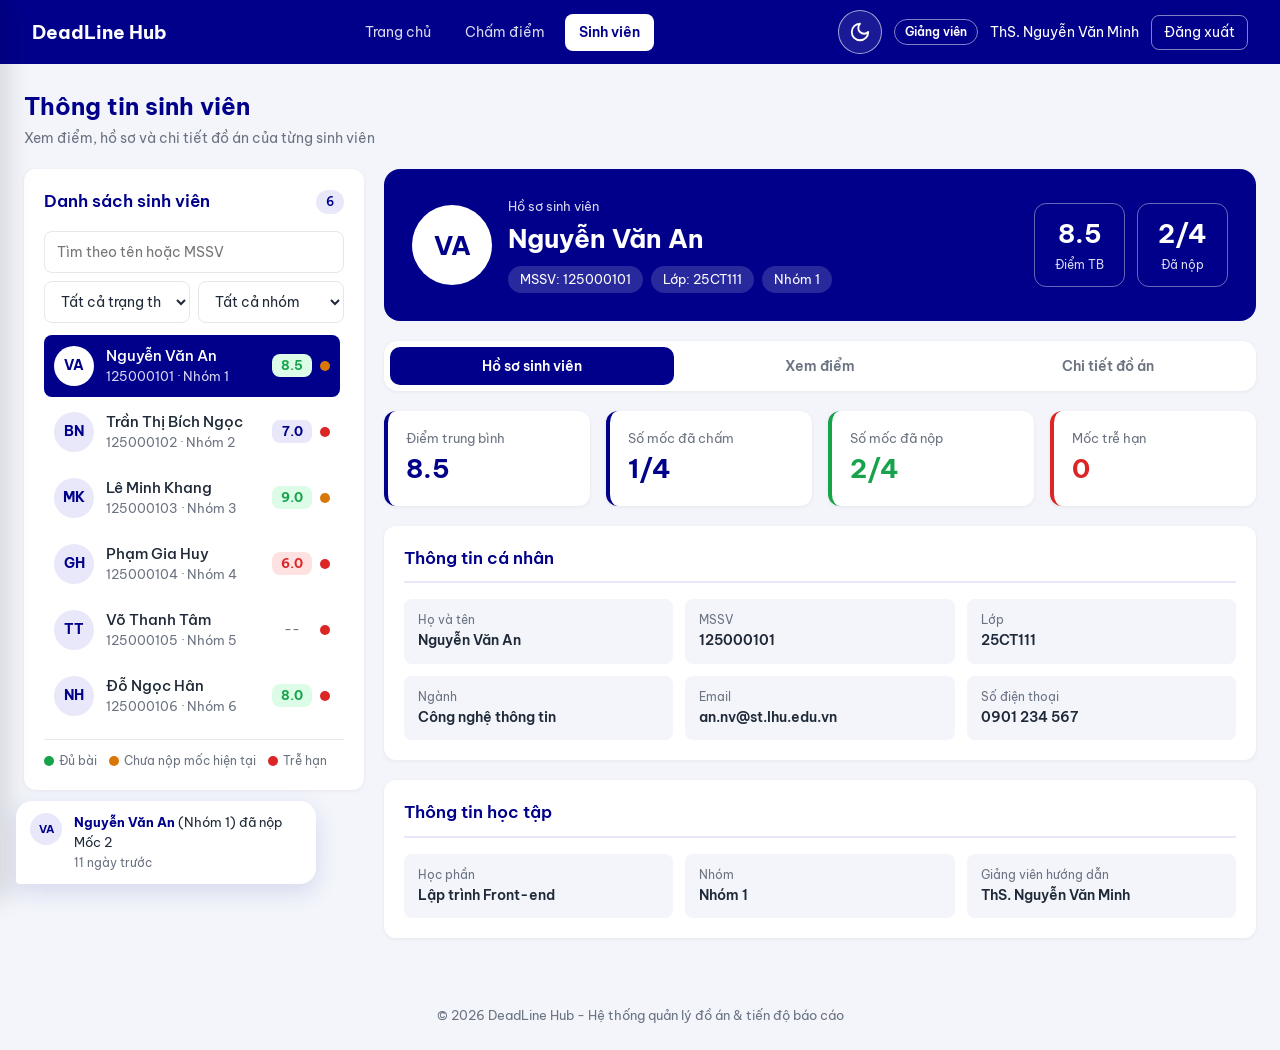
<file: Trang6_Nhu/index_trang6.html>
<!DOCTYPE html>
<html lang="vi">
<head>
<meta charset="UTF-8">
<meta name="viewport" content="width=device-width, initial-scale=1.0">
<meta name="description" content="Giảng viên xem hồ sơ, điểm và chi tiết đồ án của từng sinh viên.">
<title>Thông tin sinh viên | DeadLine Hub</title>
<link rel="stylesheet" href="style.css">
</head>
<body data-page="trang6" data-role="teacher">
<div class="page-loader" id="pageLoader" aria-hidden="true">
  <p class="loader-logo">DeadLine Hub</p>
  <div class="loader-dots"><i></i><i></i><i></i></div>
  <div class="loader-bar"><span></span></div>
</div>
<header class="navbar" id="navbar"></header>
<main class="main">
  <section class="page-head reveal">
    <h1 class="page-title">Thông tin sinh viên</h1>
    <p class="page-desc">Xem điểm, hồ sơ và chi tiết đồ án của từng sinh viên</p>
  </section>

  <div class="layout-side">
    <aside class="card reveal d1" aria-label="Danh sách sinh viên">
      <div class="list-head"><h2 class="card-title">Danh sách sinh viên</h2><span class="count" id="studentCount">0</span></div>
      <div class="list-tools">
        <input class="input" type="search" id="searchInput" placeholder="Tìm theo tên hoặc MSSV" aria-label="Tìm sinh viên">
        <div class="two">
          <select class="input" id="filterSelect" aria-label="Lọc theo trạng thái">
            <option value="all">Tất cả trạng thái</option>
            <option value="late">Có mốc trễ hạn</option>
            <option value="missing">Chưa nộp mốc hiện tại</option>
            <option value="none">Chưa nộp bài nào</option>
            <option value="done">Đã nộp đầy đủ</option>
          </select>
          <select class="input" id="groupFilter" aria-label="Lọc theo nhóm"></select>
        </div>
      </div>
      <ul id="studentList"></ul>
      <div class="legend-row">
        <span><i class="dot done"></i>Đủ bài</span>
        <span><i class="dot pending"></i>Chưa nộp mốc hiện tại</span>
        <span><i class="dot late"></i>Trễ hạn</span>
      </div>
    </aside>

    <section class="reveal d2">
      <div class="banner" id="banner"></div>
      <div class="tabs" id="detailTabs" role="tablist">
        <button class="tab active" type="button" role="tab" aria-selected="true" data-tab="tabProfile">Hồ sơ sinh viên</button>
        <button class="tab" type="button" role="tab" aria-selected="false" data-tab="tabGrade">Xem điểm</button>
        <button class="tab" type="button" role="tab" aria-selected="false" data-tab="tabProject">Chi tiết đồ án</button>
      </div>

      <div class="tab-panel active" id="tabProfile" role="tabpanel">
        <div class="stats" id="profileStats"></div>
        <section class="card">
          <h2 class="card-title">Thông tin cá nhân</h2>
          <div class="info-grid" id="profileGrid"></div>
        </section>
        <section class="card">
          <h2 class="card-title">Thông tin học tập</h2>
          <div class="info-grid" id="studyGrid"></div>
        </section>
      </div>

      <div class="tab-panel" id="tabGrade" role="tabpanel">
        <div class="stats" id="gradeStats"></div>
        <section class="card">
          <h2 class="card-title">Biểu đồ điểm từng mốc</h2>
          <div class="score-chart" id="scoreChart" role="img" aria-label="Biểu đồ điểm từng mốc"></div>
        </section>
        <section class="card">
          <h2 class="card-title">Bảng điểm</h2>
          <div class="table-wrap">
            <table>
              <thead><tr><th>STT</th><th>Mốc báo cáo</th><th>Trạng thái</th><th>Điểm</th><th>Nhận xét</th></tr></thead>
              <tbody id="gradeBody"></tbody>
            </table>
          </div>
        </section>
      </div>

      <div class="tab-panel" id="tabProject" role="tabpanel">
        <section class="card">
          <h2 class="card-title">Thông tin đồ án</h2>
          <div id="projectInfo"></div>
        </section>
        <section class="card countdown-card">
          <h2 class="card-title">Đếm ngược đến mốc báo cáo tiếp theo</h2>
          <p id="nextName"></p>
          <div class="countdown" id="countdown"></div>
        </section>
        <section class="card">
          <h2 class="card-title">Timeline các mốc báo cáo của đồ án</h2>
          <ol class="timeline" id="timeline"></ol>
        </section>
      </div>
    </section>
  </div>

  <div class="modal" id="memberModal" hidden role="dialog" aria-modal="true" aria-label="Thông tin thành viên">
    <div class="modal-box">
      <button type="button" class="modal-close" aria-label="Đóng">×</button>
      <div class="modal-body"></div>
    </div>
  </div>
</main>
<footer class="footer">© 2026 DeadLine Hub - Hệ thống quản lý đồ án &amp; tiến độ báo cáo</footer>
<script src="script.js"></script>
</body>
</html>
</file>
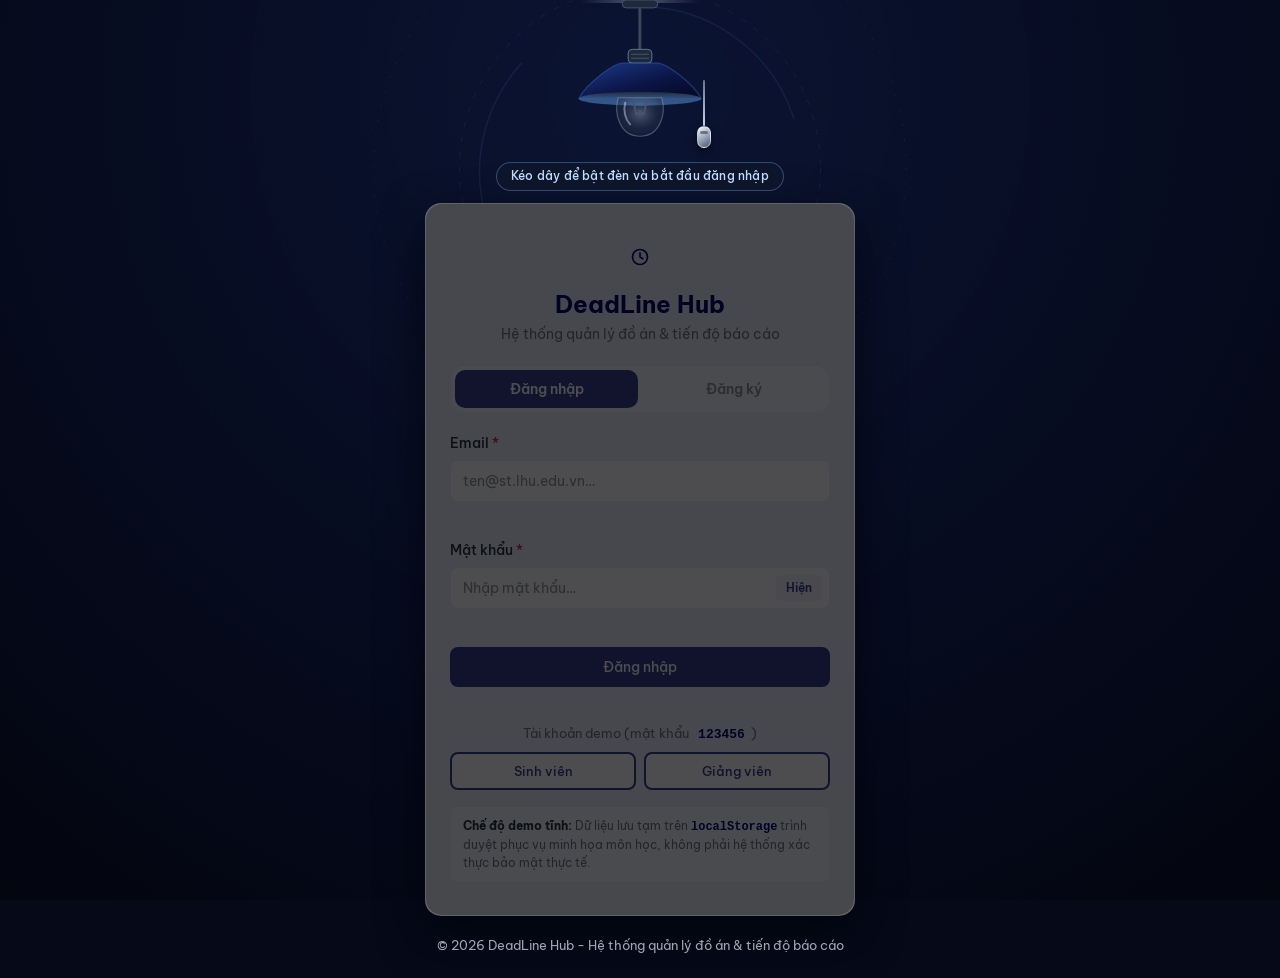
<file: Trang7_Truc/index_trang7.html>
<!DOCTYPE html>
<html lang="vi">
<head>
<meta charset="UTF-8">
<meta name="viewport" content="width=device-width, initial-scale=1.0">
<meta name="theme-color" content="#060B1E">
<meta name="description" content="Đăng nhập hoặc đăng ký tài khoản sinh viên, giảng viên vào hệ thống DeadLine Hub.">
<title>Đăng nhập / Đăng ký | DeadLine Hub</title>
<link rel="preconnect" href="https://fonts.googleapis.com">
<link rel="preconnect" href="https://fonts.gstatic.com" crossorigin>
<link rel="stylesheet" href="style_trang7.css">
</head>
<body data-page="trang7" data-role="both" class="light-off">
<a class="skip-link" href="#authCard">Bỏ qua đến biểu mẫu đăng nhập</a>
<div class="page-loader" id="pageLoader" aria-hidden="true">
  <p class="loader-logo" translate="no">DeadLine Hub</p>
  <div class="loader-dots"><i></i><i></i><i></i></div>
  <div class="loader-bar"><span></span></div>
</div>

<div class="scene-backdrop" id="sceneBackdrop" data-lamp="off" aria-hidden="true">
  <div class="scene-gradient"></div>
  <svg class="deadline-rings" viewBox="0 0 800 800" fill="none">
    <circle cx="400" cy="240" r="190" stroke="currentColor" stroke-width="1" stroke-dasharray="6 10"/>
    <circle cx="400" cy="240" r="280" stroke="currentColor" stroke-width="1" stroke-dasharray="2 14"/>
    <path d="M400 70 A170 170 0 0 1 562 188" stroke="currentColor" stroke-width="1.5" stroke-linecap="round"/>
    <path d="M238 292 A170 170 0 0 1 275 130" stroke="currentColor" stroke-width="1.5" stroke-linecap="round"/>
  </svg>
  <div class="ambient-motes">
    <span></span><span></span><span></span><span></span>
    <span></span><span></span><span></span><span></span>
  </div>
</div>

<main class="auth-page" id="mainContent" data-lamp="off">
  <div class="spotlight-cone" aria-hidden="true"></div>

  <section class="lamp-rig" aria-label="Đèn chiếu sáng tương tác">
    <div class="lamp-stage">
      <div class="lamp-ceiling-bar" aria-hidden="true"></div>
      <div class="lamp-fixture" aria-hidden="true">
        <svg class="lamp-svg" viewBox="0 0 220 156" fill="none">
          <defs>
            <linearGradient id="cordGrad" x1="0" y1="0" x2="1" y2="0">
              <stop offset="0%" stop-color="#1E293B"/>
              <stop offset="50%" stop-color="#475569"/>
              <stop offset="100%" stop-color="#0F172A"/>
            </linearGradient>
            <linearGradient id="shadeOuter" x1="0" y1="0" x2="1" y2="1">
              <stop offset="0%" stop-color="#1E3A8A"/>
              <stop offset="55%" stop-color="#0B1547"/>
              <stop offset="100%" stop-color="#04081F"/>
            </linearGradient>
            <linearGradient id="shadeInner" x1="0" y1="0" x2="0" y2="1">
              <stop offset="0%" stop-color="#1E293B"/>
              <stop offset="100%" stop-color="#60A5FA" stop-opacity="0.45"/>
            </linearGradient>
            <radialGradient id="bulbOffGrad" cx="50%" cy="42%" r="55%">
              <stop offset="0%" stop-color="#CBD5E1" stop-opacity="0.35"/>
              <stop offset="70%" stop-color="#475569" stop-opacity="0.24"/>
              <stop offset="100%" stop-color="#1E293B" stop-opacity="0.42"/>
            </radialGradient>
            <radialGradient id="bulbOnGrad" cx="50%" cy="44%" r="58%">
              <stop offset="0%" stop-color="#FFFFFF"/>
              <stop offset="35%" stop-color="#BAE6FD"/>
              <stop offset="75%" stop-color="#38BDF8"/>
              <stop offset="100%" stop-color="#1D4ED8" stop-opacity="0.88"/>
            </radialGradient>
          </defs>

          <!-- Ceiling mount & cable -->
          <rect x="92" y="0" width="36" height="8" rx="4" fill="#1E293B" stroke="#475569" stroke-width="1"/>
          <rect x="108" y="8" width="4" height="44" fill="url(#cordGrad)"/>

          <!-- Socket collar -->
          <rect x="98" y="50" width="24" height="14" rx="4" fill="#1E293B" stroke="#64748B" stroke-width="1"/>
          <line x1="101" y1="55" x2="119" y2="55" stroke="#475569" stroke-width="1"/>
          <line x1="101" y1="59" x2="119" y2="59" stroke="#475569" stroke-width="1"/>

          <!-- Pendant shade -->
          <path d="M92 64 C84 64 56 84 48 100 L172 100 C164 84 136 64 128 64 Z" fill="url(#shadeOuter)" stroke="#3B82F6" stroke-opacity="0.35" stroke-width="1.2"/>
          <ellipse cx="110" cy="100" rx="62" ry="7" fill="url(#shadeInner)"/>

          <!-- Glass bulb -->
          <path class="bulb-glass" d="M88 99 C83 116 90 138 110 138 C130 138 137 116 132 99 Z"/>
          <path d="M95 104 C93 112 95 121 100 126" stroke="#FFFFFF" stroke-opacity="0.38" stroke-width="2" stroke-linecap="round"/>

          <!-- Internal filament -->
          <g class="bulb-filament">
            <path d="M103 101 L106 116 L110 112 L114 116 L117 101" stroke-width="1.8" stroke-linecap="round" stroke-linejoin="round" fill="none"/>
            <circle cx="110" cy="115" r="5" class="filament-core"/>
          </g>
        </svg>
        <div class="bulb-halo"></div>
      </div>

      <button
        type="button"
        class="pull-cord-btn"
        id="pullCordBtn"
        aria-label="Kéo dây để bật đèn"
        aria-pressed="false"
      >
        <span class="pull-cord-assembly" id="pullCordAssembly">
          <span class="cord-string" id="cordString" aria-hidden="true"></span>
          <span class="cord-fob" aria-hidden="true">
            <span class="cord-fob-ring"></span>
          </span>
        </span>
      </button>
    </div>
    <p class="pull-hint" id="pullHint" aria-live="polite">Kéo dây để bật đèn và bắt đầu đăng nhập</p>
  </section>

  <section class="auth-card reveal" id="authCard" aria-label="Đăng nhập và đăng ký" aria-disabled="true">
    <div class="auth-lock-overlay" aria-hidden="true"></div>
    <div class="auth-header">
      <div class="auth-brand-badge" aria-hidden="true">
        <svg width="20" height="20" viewBox="0 0 24 24" fill="none" stroke="currentColor" stroke-width="2" stroke-linecap="round" stroke-linejoin="round">
          <circle cx="12" cy="12" r="9"/>
          <polyline points="12 7 12 12 15.5 14"/>
        </svg>
      </div>
      <h1 class="auth-logo" translate="no">DeadLine Hub</h1>
      <p class="auth-desc">Hệ thống quản lý đồ án &amp; tiến độ báo cáo</p>
    </div>

    <div class="tabs auth-tabs" role="tablist" aria-label="Chuyển đổi đăng nhập và đăng ký">
      <button class="tab active" id="tabLoginBtn" type="button" role="tab" aria-selected="true" aria-controls="loginForm" data-tab="login">Đăng nhập</button>
      <button class="tab" id="tabRegisterBtn" type="button" role="tab" aria-selected="false" aria-controls="registerForm" data-tab="register">Đăng ký</button>
    </div>

    <form id="loginForm" role="tabpanel" aria-labelledby="tabLoginBtn" novalidate>
      <div class="field">
        <label for="loginEmail">Email <span class="req">*</span></label>
        <input class="input" type="email" id="loginEmail" name="loginEmail" placeholder="ten@st.lhu.edu.vn…" autocomplete="username" spellcheck="false" required>
        <p class="error-msg" id="loginEmailError" aria-live="polite"></p>
      </div>
      <div class="field">
        <label for="loginPass">Mật khẩu <span class="req">*</span></label>
        <div class="pass-wrap">
          <input class="input" type="password" id="loginPass" name="loginPass" placeholder="Nhập mật khẩu…" autocomplete="current-password" required>
          <button type="button" class="toggle-pass" data-target="loginPass" aria-label="Hiện mật khẩu đăng nhập" aria-pressed="false">Hiện</button>
        </div>
        <p class="error-msg" id="loginPassError" aria-live="polite"></p>
      </div>
      <button type="submit" class="btn btn-primary btn-block auth-submit">Đăng nhập</button>
      <div class="demo">
        <p>Tài khoản demo (mật khẩu <code translate="no">123456</code>)</p>
        <div class="demo-row">
          <button type="button" class="btn btn-outline demo-btn" data-email="an.nv@st.lhu.edu.vn">Sinh viên</button>
          <button type="button" class="btn btn-outline demo-btn" data-email="minh.nv@lhu.edu.vn">Giảng viên</button>
        </div>
      </div>
    </form>

    <form id="registerForm" role="tabpanel" aria-labelledby="tabRegisterBtn" novalidate hidden>
      <div class="field">
        <label for="regName">Họ và tên <span class="req">*</span></label>
        <input class="input" type="text" id="regName" name="regName" placeholder="Nguyễn Văn A…" autocomplete="name" required>
        <p class="error-msg" id="regNameError" aria-live="polite"></p>
      </div>
      <div class="field">
        <label for="regEmail">Email <span class="req">*</span></label>
        <input class="input" type="email" id="regEmail" name="regEmail" placeholder="ten@st.lhu.edu.vn…" autocomplete="email" spellcheck="false" required>
        <p class="error-msg" id="regEmailError" aria-live="polite"></p>
      </div>
      <div class="field">
        <label for="regPass">Mật khẩu <span class="req">*</span></label>
        <div class="pass-wrap">
          <input class="input" type="password" id="regPass" name="regPass" placeholder="Tối thiểu 6 ký tự…" autocomplete="new-password" required>
          <button type="button" class="toggle-pass" data-target="regPass" aria-label="Hiện mật khẩu đăng ký" aria-pressed="false">Hiện</button>
        </div>
        <p class="error-msg" id="regPassError" aria-live="polite"></p>
      </div>
      <div class="field">
        <label for="regPass2">Nhập lại mật khẩu <span class="req">*</span></label>
        <input class="input" type="password" id="regPass2" name="regPass2" placeholder="Nhập lại mật khẩu…" autocomplete="new-password" required>
        <p class="error-msg" id="regPass2Error" aria-live="polite"></p>
      </div>
      <fieldset class="field role-fieldset">
        <legend class="role-legend">Vai trò <span class="req">*</span></legend>
        <div class="role-group">
          <label class="role-option"><input type="radio" id="roleStudent" name="role" value="student"><span>Sinh viên</span></label>
          <label class="role-option"><input type="radio" id="roleTeacher" name="role" value="teacher"><span>Giảng viên</span></label>
        </div>
        <p class="role-notice" id="teacherRoleNotice" hidden>Không tự cấp quyền Giảng viên từ form đăng ký. Vui lòng đăng ký vai trò Sinh viên hoặc dùng tài khoản demo Giảng viên ở tab Đăng nhập.</p>
        <p class="error-msg" id="regRoleError" aria-live="polite"></p>
      </fieldset>
      <button type="submit" class="btn btn-primary btn-block auth-submit">Đăng ký</button>
    </form>

    <p class="demo-disclaimer">
      <strong>Chế độ demo tĩnh:</strong> Dữ liệu lưu tạm trên <code translate="no">localStorage</code> trình duyệt phục vụ minh họa môn học, không phải hệ thống xác thực bảo mật thực tế.
    </p>
  </section>

  <footer class="footer">© 2026 DeadLine Hub - Hệ thống quản lý đồ án &amp; tiến độ báo cáo</footer>
</main>
<script src="script_trang7.js"></script>
</body>
</html>
</file>
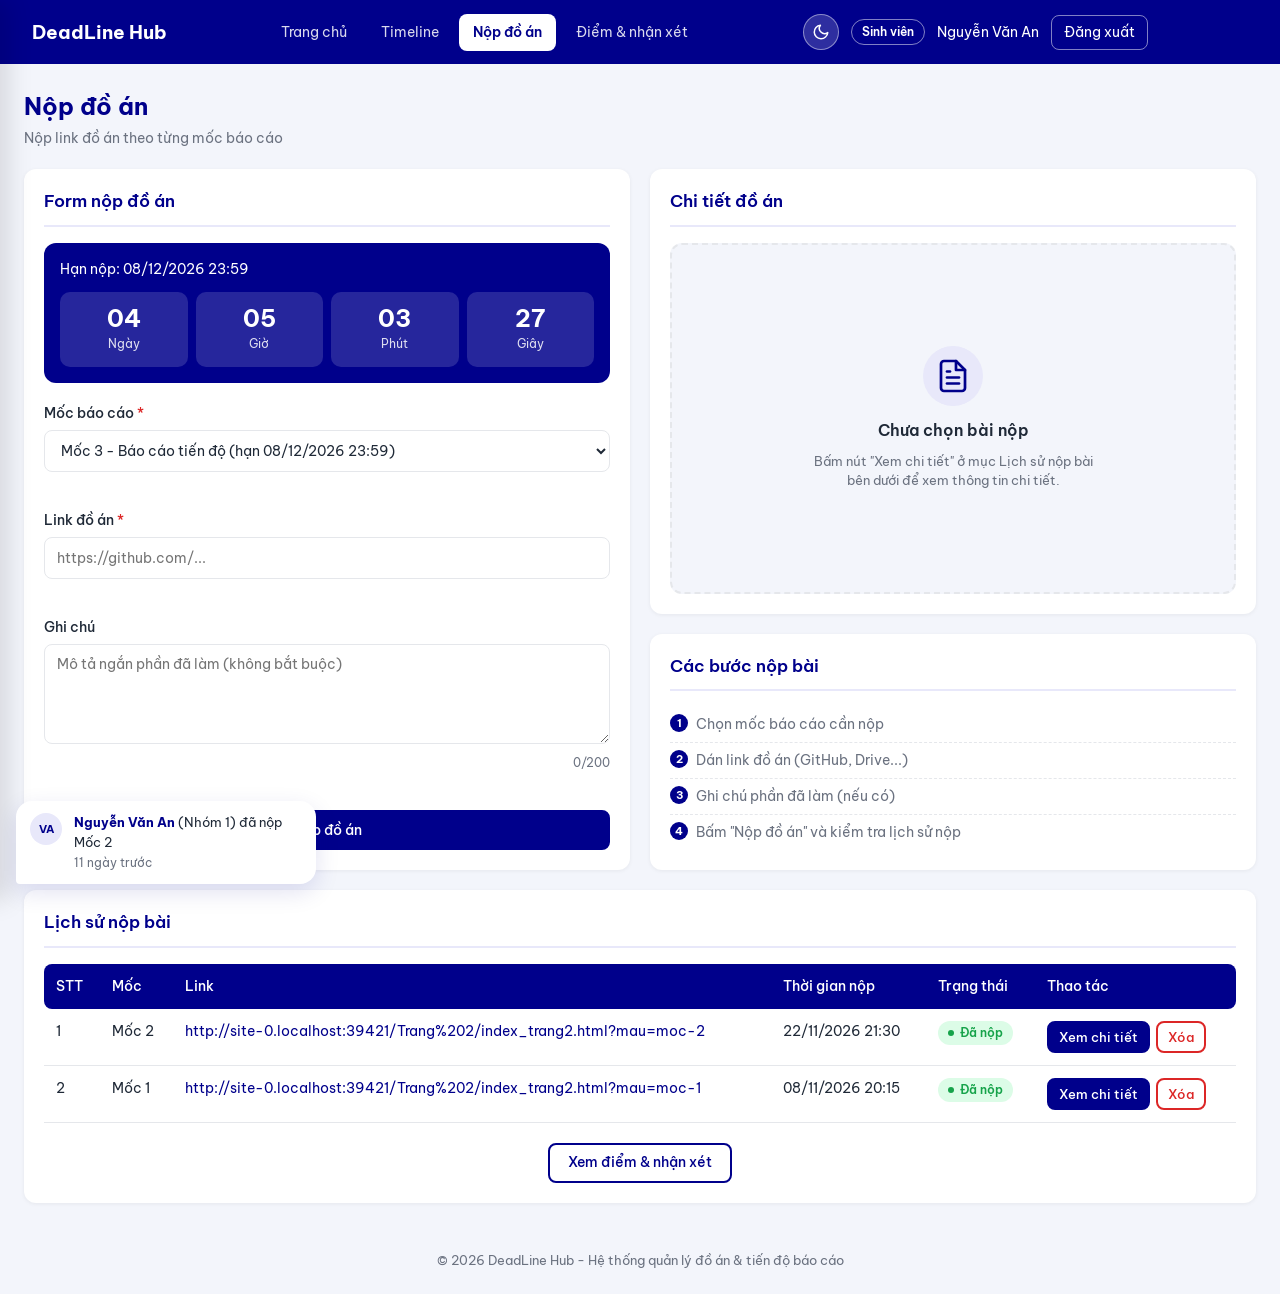
<file: Trang3_Hieu/Trang3_Hieu/index_trang3.html>
<!DOCTYPE html>
<html lang="vi">
<head>
<meta charset="UTF-8">
<meta name="viewport" content="width=device-width, initial-scale=1.0">
<meta name="description" content="Nộp link đồ án theo từng mốc, kiểm tra URL, xem bài vừa nộp, sai sót cần sửa và lịch sử nộp.">
<title>Nộp đồ án | DeadLine Hub</title>
<script>(function(){try{const t=localStorage.getItem("pm_theme");if(t)document.documentElement.setAttribute("data-theme",t);}catch(e){}})();</script>
<link rel="stylesheet" href="style.css">
</head>
<body data-page="trang3" data-role="student">
<div class="page-loader" id="pageLoader" aria-hidden="true">
  <p class="loader-logo">DeadLine Hub</p>
  <div class="loader-dots"><i></i><i></i><i></i></div>
  <div class="loader-bar"><span></span></div>
</div>
<header class="navbar" id="navbar"></header>
<main class="main">
  <section class="page-head reveal">
    <h1 class="page-title">Nộp đồ án</h1>
    <p class="page-desc">Nộp link đồ án theo từng mốc báo cáo</p>
  </section>

  <div class="grid-2">
    <section class="card reveal d1">
      <h2 class="card-title">Form nộp đồ án</h2>
      <div class="form-countdown">
        <p id="formDeadline"></p>
        <div class="countdown" id="formCountdown"></div>
      </div>
      <form id="submitForm" novalidate>
        <div class="field">
          <label for="milestoneSelect">Mốc báo cáo <span class="req">*</span></label>
          <select class="input" id="milestoneSelect"></select>
          <p class="error-msg" id="milestoneError"></p>
        </div>
        <div class="field">
          <label for="linkInput">Link đồ án <span class="req">*</span></label>
          <input class="input" type="text" id="linkInput" placeholder="https://github.com/...">
          <p class="error-msg" id="linkError"></p>
        </div>
        <div class="field">
          <label for="noteInput">Ghi chú</label>
          <textarea class="input" id="noteInput" maxlength="200" placeholder="Mô tả ngắn phần đã làm (không bắt buộc)"></textarea>
          <p class="counter" id="noteCounter">0/200</p>
          <p class="error-msg" id="noteError"></p>
        </div>
        <button type="submit" class="btn btn-primary btn-block">Nộp đồ án</button>
      </form>
    </section>
    <div class="side">
      <section class="card reveal d2">
        <h2 class="card-title">Chi tiết đồ án</h2>
        <div id="latestSubmission"></div>
      </section>
      <section class="card reveal d3">
        <h2 class="card-title">Các bước nộp bài</h2>
        <ol class="step-list">
          <li>Chọn mốc báo cáo cần nộp</li>
          <li>Dán link đồ án (GitHub, Drive...)</li>
          <li>Ghi chú phần đã làm (nếu có)</li>
          <li>Bấm "Nộp đồ án" và kiểm tra lịch sử nộp</li>
        </ol>
      </section>
    </div>
  </div>

  <section class="card reveal">
    <h2 class="card-title">Lịch sử nộp bài</h2>
    <div class="table-wrap">
      <table>
        <thead><tr><th>STT</th><th>Mốc</th><th>Link</th><th>Thời gian nộp</th><th>Trạng thái</th><th>Thao tác</th></tr></thead>
        <tbody id="historyBody"></tbody>
      </table>
    </div>
    <div class="next-step"><a href="../Trang4_Cuong/index.html" class="btn btn-outline">Xem điểm &amp; nhận xét</a></div>
  </section>
</main>
<footer class="footer">© 2026 DeadLine Hub - Hệ thống quản lý đồ án &amp; tiến độ báo cáo</footer>
<script src="script.js"></script>
</body>
</html>
</file>
<file: Trang1_Truc/style_trang1.css>
@import url("https://fonts.googleapis.com/css2?family=Be+Vietnam+Pro:wght@400;500;600;700&display=swap");

/* ===== 1. DESIGN SYSTEM ===== */
:root {
  --primary: #00008B;
  --primary-hover: #000066;
  --primary-light: #E8E8FA;
  --success: #16A34A;
  --success-bg: #DCFCE7;
  --warning: #D97706;
  --warning-bg: #FEF3C7;
  --danger: #DC2626;
  --danger-bg: #FEE2E2;
  --bg: #F3F5FB;
  --card: #FFFFFF;
  --text: #1F2937;
  --text-sub: #6B7280;
  --border: #E5E7EB;

  --space-1: 4px;
  --space-2: 8px;
  --space-3: 12px;
  --space-4: 16px;
  --space-5: 20px;
  --space-6: 24px;
  --space-8: 32px;

  --fs-xs: 12px;
  --fs-sm: 13px;
  --fs-base: 15px;
  --fs-md: 17px;
  --fs-lg: 24px;
  --fs-xl: 26px;

  --radius: 12px;
  --radius-sm: 8px;
  --shadow: 0 1px 4px rgba(0, 0, 0, 0.06);
  --shadow-hover: 0 8px 24px rgba(0, 0, 139, 0.12);
  --speed: 0.25s;
}

/* ===== 2. RESET + BOX MODEL ===== */
* { margin: 0; padding: 0; box-sizing: border-box; }
html { scroll-behavior: smooth; }
body {
  font-family: "Be Vietnam Pro", "Segoe UI", Arial, sans-serif;
  background: var(--bg);
  color: var(--text);
  font-size: var(--fs-base);
  line-height: 1.5;
  overflow-x: hidden;
}
a { color: var(--primary); text-decoration: none; }
ul, ol { list-style: none; }
button, input, select, textarea { font-family: inherit; font-size: 14px; }
img { max-width: 100%; display: block; }
[hidden] { display: none !important; }

/* ===== 3. PAGE LOADER ===== */
.page-loader {
  position: fixed;
  inset: 0;
  z-index: 100;
  background: var(--primary);
  color: #fff;
  display: flex;
  flex-direction: column;
  align-items: center;
  justify-content: center;
  gap: var(--space-5);
  transition: opacity 0.4s, visibility 0.4s;
}
.page-loader.hide { opacity: 0; visibility: hidden; }
.loader-logo { font-size: var(--fs-lg); font-weight: 700; letter-spacing: 1px; animation: pulse 1.2s ease-in-out infinite; }
.loader-bar { width: 200px; height: 4px; background: rgba(255, 255, 255, 0.2); border-radius: 4px; overflow: hidden; }
.loader-bar span { display: block; width: 40%; height: 100%; background: #fff; border-radius: 4px; animation: loading 1s ease-in-out infinite; }
.loader-dots { display: flex; gap: var(--space-2); }
.loader-dots i { width: 10px; height: 10px; border-radius: 50%; background: #fff; animation: bounce 0.9s ease-in-out infinite; }
.loader-dots i:nth-child(2) { animation-delay: 0.15s; }
.loader-dots i:nth-child(3) { animation-delay: 0.3s; }

/* ===== 4. NAVBAR + HAMBURGER ===== */
.navbar {
  position: sticky;
  top: 0;
  z-index: 20;
  height: 64px;
  padding: 0 var(--space-4);
  background: var(--primary);
  color: #fff;
  display: flex;
  align-items: center;
  justify-content: space-between;
  gap: var(--space-4);
}
.logo { color: #fff; font-size: 19px; font-weight: 700; white-space: nowrap; }
.nav-links { display: none; gap: 6px; }
.nav-links a {
  color: #fff;
  padding: 8px 14px;
  border-radius: var(--radius-sm);
  font-size: 14px;
  opacity: 0.85;
  transition: background var(--speed), opacity var(--speed);
}
.nav-links a:hover { background: rgba(255, 255, 255, 0.18); opacity: 1; transform: translateY(-1px); }
.nav-links a.active { background: #fff; color: var(--primary); font-weight: 600; opacity: 1; }
.user-box { display: none; align-items: center; gap: var(--space-3); font-size: 14px; }
.role-tag { border: 1px solid rgba(255, 255, 255, 0.5); padding: 3px 10px; border-radius: 20px; font-size: var(--fs-xs); font-weight: 600; }
.logout { color: #fff; border: 1px solid rgba(255, 255, 255, 0.5); padding: 6px 12px; border-radius: var(--radius-sm); transition: background var(--speed), color var(--speed); }
.logout:hover { background: #fff; color: var(--primary); }

.hamburger {
  width: 44px;
  height: 44px;
  border: none;
  border-radius: var(--radius-sm);
  background: rgba(255, 255, 255, 0.12);
  display: flex;
  flex-direction: column;
  align-items: center;
  justify-content: center;
  gap: 5px;
  cursor: pointer;
}
.hamburger span { width: 22px; height: 2px; background: #fff; border-radius: 2px; transition: transform 0.3s, opacity 0.3s; }
.hamburger.open span:nth-child(1) { transform: translateY(7px) rotate(45deg); }
.hamburger.open span:nth-child(2) { opacity: 0; }
.hamburger.open span:nth-child(3) { transform: translateY(-7px) rotate(-45deg); }

.mobile-menu {
  position: fixed;
  top: 0;
  left: 0;
  z-index: 40;
  width: 280px;
  max-width: 82vw;
  height: 100vh;
  padding: var(--space-6);
  background: var(--card);
  box-shadow: 8px 0 24px rgba(0, 0, 0, 0.12);
  display: flex;
  flex-direction: column;
  gap: var(--space-5);
  transform: translateX(-100%);
  transition: transform 0.3s ease;
}
.mobile-menu.open { transform: translateX(0); }
.mobile-user { display: flex; align-items: center; gap: var(--space-3); padding-bottom: var(--space-4); border-bottom: 1px solid var(--border); }
.mobile-user p { font-size: var(--fs-sm); color: var(--text-sub); }
.mobile-menu nav { display: flex; flex-direction: column; gap: var(--space-1); }
.mobile-menu nav a { padding: 12px 14px; border-radius: var(--radius-sm); color: var(--text); font-weight: 500; transition: background var(--speed), transform var(--speed), padding-left var(--speed); }
.mobile-menu nav a:hover { background: var(--primary-light); padding-left: 20px; }
.mobile-menu.open nav a, .mobile-menu.open .mobile-user, .mobile-menu.open > .btn { animation: menuItemIn 0.4s ease both; }
.mobile-menu.open .mobile-user { animation-delay: 0.05s; }
.mobile-menu.open nav a:nth-child(1) { animation-delay: 0.1s; }
.mobile-menu.open nav a:nth-child(2) { animation-delay: 0.16s; }
.mobile-menu.open nav a:nth-child(3) { animation-delay: 0.22s; }
.mobile-menu.open nav a:nth-child(4) { animation-delay: 0.28s; }
.mobile-menu.open > .btn { animation-delay: 0.34s; }
.mobile-menu nav a.active { background: var(--primary); color: #fff; }
.menu-overlay { position: fixed; inset: 0; z-index: 30; background: rgba(0, 0, 0, 0.4); opacity: 0; visibility: hidden; transition: opacity 0.3s, visibility 0.3s; }
.menu-overlay.show { opacity: 1; visibility: visible; }

/* ===== 5. KHUNG TRANG ===== */
.main { max-width: 1280px; margin: var(--space-6) auto; padding: 0 var(--space-3); }
.page-head { margin-bottom: var(--space-5); }
.page-title { font-size: var(--fs-lg); font-weight: 700; color: var(--primary); margin-bottom: var(--space-1); }
.page-desc { font-size: 14px; color: var(--text-sub); }
.footer { text-align: center; color: var(--text-sub); font-size: var(--fs-sm); padding: var(--space-6); }

.card {
  background: var(--card);
  border-radius: var(--radius);
  padding: var(--space-5);
  margin-bottom: var(--space-5);
  box-shadow: var(--shadow);
}
.card-title {
  font-size: var(--fs-md);
  font-weight: 600;
  color: var(--primary);
  margin-bottom: var(--space-4);
  padding-bottom: 10px;
  border-bottom: 2px solid var(--primary-light);
}
.card-hover { transition: transform var(--speed), box-shadow var(--speed); }
.card-hover:hover { transform: translateY(-4px); box-shadow: var(--shadow-hover); }

.grid-2 { display: grid; grid-template-columns: 1fr; gap: var(--space-5); }
.grid-2 > .card { margin-bottom: 0; }
.grid-2 + * { margin-top: var(--space-5); }
.empty { text-align: center; color: var(--text-sub); padding: var(--space-6); font-size: 14px; }
.small { font-size: var(--fs-sm); color: var(--text-sub); }

/* ===== 6. NÚT, Ô NHẬP, THÔNG BÁO ===== */
.btn {
  display: inline-flex;
  align-items: center;
  justify-content: center;
  gap: var(--space-2);
  height: 40px;
  padding: 10px 18px;
  border-radius: var(--radius-sm);
  font-size: 14px;
  font-weight: 500;
  cursor: pointer;
  border: 2px solid var(--primary);
  transition: background var(--speed), color var(--speed), transform var(--speed);
}
.btn:hover { transform: translateY(-1px); }
.btn:active { transform: scale(0.97); }
.btn-primary { background: var(--primary); color: #fff; }
.btn-primary:hover { background: var(--primary-hover); border-color: var(--primary-hover); }
.btn-outline { background: #fff; color: var(--primary); }
.btn-outline:hover { background: var(--primary-light); }
.btn:disabled { opacity: 0.5; cursor: not-allowed; transform: none; }
.btn-block { width: 100%; }

.field { margin-bottom: var(--space-4); }
.field label { display: block; font-size: 14px; font-weight: 500; margin-bottom: 6px; }
.field label .req { color: var(--danger); }
.input {
  width: 100%;
  height: 42px;
  padding: 10px 12px;
  border: 1px solid var(--border);
  border-radius: var(--radius-sm);
  background: #fff;
  color: var(--text);
  transition: border-color var(--speed), box-shadow var(--speed);
}
textarea.input { height: 100px; resize: vertical; }
.input:focus { outline: none; border-color: var(--primary); box-shadow: 0 0 0 2px var(--primary-light); }
.input.invalid { border-color: var(--danger); }
.error-msg { font-size: var(--fs-sm); color: var(--danger); margin-top: var(--space-1); min-height: 18px; }
.counter { font-size: var(--fs-xs); color: var(--text-sub); text-align: right; margin-top: var(--space-1); }

.toast {
  position: fixed;
  right: var(--space-5);
  bottom: var(--space-5);
  z-index: 60;
  padding: 12px 16px;
  border-radius: var(--radius-sm);
  background: var(--success);
  color: #fff;
  font-size: 14px;
  box-shadow: var(--shadow-hover);
  animation: slideIn 0.3s ease;
}
.toast.error { background: var(--danger); }
.toast.hide { opacity: 0; transform: translateY(10px); transition: opacity 0.3s, transform 0.3s; }

/* ===== 7. BONG BÓNG THÔNG BÁO ===== */
.notify-stack {
  position: fixed;
  left: var(--space-4);
  bottom: var(--space-4);
  z-index: 50;
  display: flex;
  flex-direction: column;
  gap: var(--space-2);
  width: 300px;
  max-width: calc(100% - 32px);
  pointer-events: none;
}
.bubble {
  display: flex;
  align-items: flex-start;
  gap: var(--space-3);
  padding: 12px 14px;
  background: var(--card);
  border-radius: 16px 16px 16px 4px;
  box-shadow: var(--shadow-hover);
  font-size: var(--fs-sm);
  pointer-events: auto;
  animation: bubbleIn 0.4s ease;
}
.bubble.out { animation: bubbleOut 0.4s ease forwards; }
.bubble .avatar { width: 32px; height: 32px; font-size: 11px; }
.bubble b { color: var(--primary); }
.bubble .time { display: block; font-size: var(--fs-xs); color: var(--text-sub); margin-top: 2px; }

/* ===== 8. BADGE, AVATAR, TAG, PROGRESS ===== */
.badge {
  display: inline-flex;
  align-items: center;
  gap: 6px;
  padding: 3px 10px;
  border-radius: 20px;
  font-size: var(--fs-xs);
  font-weight: 600;
  white-space: nowrap;
}
.badge::before { content: ""; width: 6px; height: 6px; border-radius: 50%; background: currentColor; }
.badge.done { background: var(--success-bg); color: var(--success); }
.badge.pending { background: var(--warning-bg); color: var(--warning); }
.badge.late { background: var(--danger-bg); color: var(--danger); }
.badge.late::before { animation: pulse 1.5s ease-in-out infinite; }
.badge.info { background: var(--primary-light); color: var(--primary); }

.avatar {
  width: 40px;
  height: 40px;
  border-radius: 50%;
  background: var(--primary-light);
  color: var(--primary);
  font-size: 14px;
  font-weight: 700;
  display: flex;
  align-items: center;
  justify-content: center;
  flex-shrink: 0;
}
.avatar.big { width: 80px; height: 80px; font-size: 26px; }
.tag { display: inline-block; background: var(--primary-light); color: var(--primary); padding: 3px 10px; border-radius: 20px; font-size: var(--fs-xs); font-weight: 600; }
.progress { height: 8px; background: var(--primary-light); border-radius: 10px; overflow: hidden; }
.progress div { height: 100%; background: var(--primary); border-radius: 10px; transform-origin: left; animation: grow 0.8s ease; }

.score { display: inline-block; min-width: 44px; padding: 3px 8px; border-radius: 8px; text-align: center; font-weight: 700; }
.score.high { background: var(--success-bg); color: var(--success); }
.score.mid { background: var(--primary-light); color: var(--primary); }
.score.low { background: var(--danger-bg); color: var(--danger); }
.score.none { color: var(--text-sub); font-weight: 400; }

/* ===== 9. THẺ THỐNG KÊ ===== */
.stats { display: grid; grid-template-columns: 1fr; gap: var(--space-4); margin-bottom: var(--space-5); }
.stat-card { background: var(--card); border-radius: var(--radius); padding: 18px; box-shadow: var(--shadow); border-left: 4px solid var(--primary); }
.stat-card p { font-size: var(--fs-sm); color: var(--text-sub); }
.stat-card h3 { font-size: var(--fs-xl); font-weight: 700; color: var(--primary); }
.stat-card.red { border-left-color: var(--danger); }
.stat-card.red h3 { color: var(--danger); }
.stat-card.green { border-left-color: var(--success); }
.stat-card.green h3 { color: var(--success); }

/* ===== 10. BẢNG ===== */
.table-wrap { overflow-x: auto; }
table { width: 100%; border-collapse: collapse; font-size: 14px; }
th { background: var(--primary); color: #fff; font-weight: 500; text-align: left; padding: 12px; white-space: nowrap; }
th:first-child { border-radius: var(--radius-sm) 0 0 var(--radius-sm); }
th:last-child { border-radius: 0 var(--radius-sm) var(--radius-sm) 0; }
td { padding: 12px; border-bottom: 1px solid var(--border); vertical-align: top; }
tbody tr { transition: background var(--speed); }
tbody tr:hover { background: var(--primary-light); }
td a { word-break: break-all; }

/* ===== 11. ĐẾM NGƯỢC ===== */
.countdown { display: flex; gap: var(--space-2); }
.cd-box {
  flex: 1;
  min-width: 64px;
  padding: 12px 4px;
  border-radius: 10px;
  background: var(--primary);
  color: #fff;
  text-align: center;
}
.cd-box b { display: block; font-size: 24px; font-weight: 700; line-height: 1.2; }
.cd-box span { font-size: var(--fs-xs); opacity: 0.85; }
.countdown-over { color: var(--danger); font-weight: 600; padding: var(--space-3) 0; }

/* ===== 12. TIMELINE (yêu cầu đề: ::before, ::after) ===== */
.timeline { position: relative; padding-left: 40px; }
.timeline::before {
  content: "";
  position: absolute;
  left: 13px;
  top: 8px;
  bottom: 8px;
  width: 3px;
  border-radius: 3px;
  background: var(--border);
}
.tl-item { position: relative; padding-bottom: var(--space-5); }
.tl-item:last-child { padding-bottom: 0; }
.tl-item::before {
  content: "";
  position: absolute;
  left: -36px;
  top: 14px;
  z-index: 2;
  width: 18px;
  height: 18px;
  border-radius: 50%;
  background: #fff;
  border: 3px solid var(--border);
}
.tl-item::after {
  content: "";
  position: absolute;
  left: -28px;
  top: 32px;
  z-index: 1;
  width: 3px;
  height: calc(100% - 14px);
}
.tl-item:last-child::after { display: none; }
.tl-item.done::before { background: var(--success); border-color: var(--success); }
.tl-item.done::after { background: var(--success); }
.tl-item.late::before { background: var(--danger); border-color: var(--danger); }
.tl-item.late::after { background: var(--danger); }
.tl-item.pending::before { border-color: var(--warning); }
.tl-box {
  background: var(--bg);
  border-radius: var(--radius);
  padding: 14px 18px;
  border-left: 4px solid var(--border);
  transition: transform var(--speed), box-shadow var(--speed), background var(--speed);
}
.tl-box:hover { transform: translateX(4px); background: #fff; box-shadow: var(--shadow-hover); }
.tl-item.done .tl-box { border-left-color: var(--success); }
.tl-item.late .tl-box { border-left-color: var(--danger); }
.tl-item.pending .tl-box { border-left-color: var(--warning); }
.tl-head { display: flex; justify-content: space-between; align-items: flex-start; gap: var(--space-3); margin-bottom: 6px; }
.tl-head h3 { font-size: var(--fs-base); }
.tl-box p { font-size: var(--fs-sm); color: var(--text-sub); margin-top: var(--space-1); word-break: break-all; }
.tl-box p b { color: var(--text); }
.tl-actions { margin-top: var(--space-3); }
.tl-actions .btn { height: 34px; padding: 6px 14px; font-size: var(--fs-sm); }
.url-ok, .url-bad { margin-left: 6px; font-size: var(--fs-xs); font-weight: 600; }
.url-ok { color: var(--success); }
.url-bad { color: var(--danger); }

/* ===== 13. LẬT THẺ (FLIP CARD) ===== */
.flip-grid { display: grid; grid-template-columns: 1fr; gap: var(--space-4); }
.flip-card { perspective: 1000px; min-height: 190px; cursor: pointer; }
.flip-card:focus-visible { outline: 3px solid var(--primary); outline-offset: 3px; border-radius: var(--radius); }
.flip-inner {
  position: relative;
  width: 100%;
  min-height: 190px;
  transition: transform 0.6s ease;
  transform-style: preserve-3d;
}
.flip-card.flipped .flip-inner { transform: rotateY(180deg); }
.flip-front, .flip-back {
  position: absolute;
  inset: 0;
  padding: var(--space-5);
  border-radius: var(--radius);
  backface-visibility: hidden;
  -webkit-backface-visibility: hidden;
  display: flex;
  flex-direction: column;
  gap: var(--space-2);
}
.flip-front { background: var(--card); border: 1px solid var(--border); box-shadow: var(--shadow); }
.flip-back { background: var(--primary); color: #fff; transform: rotateY(180deg); overflow: auto; }
.flip-back li { font-size: var(--fs-sm); padding-left: 14px; position: relative; margin-top: 4px; }
.flip-back li::before { content: ""; position: absolute; left: 0; top: 8px; width: 6px; height: 6px; border-radius: 50%; background: #fff; }
.flip-hint { margin-top: auto; font-size: var(--fs-xs); color: var(--text-sub); }
.flip-back .flip-hint { color: rgba(255, 255, 255, 0.75); }
.flip-label { font-size: var(--fs-xs); font-weight: 600; letter-spacing: 1px; color: var(--text-sub); }
.flip-back .flip-label { color: rgba(255, 255, 255, 0.75); }

/* ===== 14. TAB ===== */
.tabs { display: flex; gap: var(--space-1); padding: 6px; background: var(--card); border-radius: 14px; box-shadow: var(--shadow); margin-bottom: var(--space-5); overflow-x: auto; }
.tab {
  flex: 1;
  border: none;
  background: none;
  padding: 10px 20px;
  border-radius: 10px;
  font-size: 14px;
  font-weight: 600;
  color: var(--text-sub);
  white-space: nowrap;
  cursor: pointer;
  transition: background var(--speed), color var(--speed);
}
.tab:hover { background: var(--primary-light); color: var(--primary); }
.tab.active { background: var(--primary); color: #fff; }
.tab-panel { display: none; }
.tab-panel.active { display: block; animation: fadeUp 0.35s ease; }

/* ===== 15. HIỆU ỨNG XUẤT HIỆN ===== */
.reveal { animation: fadeUp 0.5s ease both; }
.d1 { animation-delay: 0.1s; }
.d2 { animation-delay: 0.2s; }
.d3 { animation-delay: 0.3s; }
/* Khi có JS: hiện dần khi cuộn tới */
.scroll-on .reveal { opacity: 0; transform: translateY(24px); animation: none; transition: opacity 0.6s ease, transform 0.6s ease; }
.scroll-on .reveal.in-view { opacity: 1; transform: none; }
.scroll-on .reveal.d1 { transition-delay: 0.08s; }
.scroll-on .reveal.d2 { transition-delay: 0.16s; }
.scroll-on .reveal.d3 { transition-delay: 0.24s; }

@keyframes fadeUp { from { opacity: 0; transform: translateY(12px); } to { opacity: 1; transform: none; } }
@keyframes slideIn { from { opacity: 0; transform: translateY(20px); } to { opacity: 1; transform: none; } }
@keyframes bubbleIn { from { opacity: 0; transform: translateX(-30px) scale(0.9); } to { opacity: 1; transform: none; } }
@keyframes bubbleOut { to { opacity: 0; transform: translateX(-30px) scale(0.9); } }
@keyframes pulse { 0%, 100% { opacity: 1; transform: scale(1); } 50% { opacity: 0.5; transform: scale(0.85); } }
@keyframes loading { from { transform: translateX(-100%); } to { transform: translateX(250%); } }
@keyframes bounce { 0%, 100% { transform: translateY(0); } 50% { transform: translateY(-10px); } }
@keyframes grow { from { transform: scaleX(0); } to { transform: scaleX(1); } }
@keyframes growUp { from { transform: scaleY(0); } to { transform: scaleY(1); } }
@keyframes menuItemIn { from { opacity: 0; transform: translateX(-24px); } to { opacity: 1; transform: none; } }
@keyframes popIn { from { opacity: 0; transform: scale(0.8) rotate(-20deg); } to { opacity: 1; transform: none; } }

@media (prefers-reduced-motion: reduce) {
  *, *::before, *::after { animation-duration: 0.01ms !important; animation-iteration-count: 1 !important; transition-duration: 0.01ms !important; }
}

/* ===== 16. RESPONSIVE (MOBILE FIRST) ===== */
@media (min-width: 600px) {
  .main { padding: 0 var(--space-6); }
  .stats { grid-template-columns: repeat(2, 1fr); }
  .flip-grid { grid-template-columns: repeat(2, 1fr); }
}
@media (min-width: 1100px) {
  .navbar { padding: 0 var(--space-8); }
  .nav-links, .user-box { display: flex; }
  .hamburger { display: none; }
  .stats { grid-template-columns: repeat(4, 1fr); }
  .flip-grid { grid-template-columns: repeat(4, 1fr); }
  .grid-2 { grid-template-columns: 1fr 1fr; }
}

/* danh sách chú thích, mẹo, bước, tiêu chí (lấp chỗ trống) */
.note-list li { display: flex; align-items: center; gap: var(--space-2); padding: 8px 0; font-size: 14px; border-bottom: 1px dashed var(--border); }
.note-list li:last-child { border-bottom: none; }
.tip-list li, .step-list li { position: relative; padding: 7px 0 7px 26px; font-size: 14px; color: var(--text-sub); border-bottom: 1px dashed var(--border); }
.tip-list li:last-child, .step-list li:last-child { border-bottom: none; }
.tip-list li::before { content: "✓"; position: absolute; left: 0; top: 7px; color: var(--success); font-weight: 700; }
.step-list { counter-reset: step; }
.step-list li { counter-increment: step; }
.step-list li::before { content: counter(step); position: absolute; left: 0; top: 7px; width: 18px; height: 18px; background: var(--primary); color: #fff; border-radius: 50%; font-size: 11px; font-weight: 700; display: flex; align-items: center; justify-content: center; }
.rubric { display: grid; grid-template-columns: 1fr; gap: var(--space-3); }
.rubric-item { background: var(--bg); border-radius: var(--radius-sm); padding: 14px; border-left: 4px solid var(--primary); }
.rubric-item b { color: var(--primary); }
.rubric-item p { font-size: 14px; color: var(--text-sub); margin-top: 4px; }
@media (min-width: 600px) { .rubric { grid-template-columns: repeat(2, 1fr); } }
@media (min-width: 1100px) { .rubric { grid-template-columns: repeat(4, 1fr); } }

/* ===== TRANG 1 - TRANG CHỦ ===== */
:root[data-theme="light"] {
  --accent-text: #00008B;
  --nav-bg: #00008B;
  --nav-border: transparent;
  --countdown-bg: linear-gradient(135deg, #00008B 0%, #091278 100%);
  --kpi-back-bg: linear-gradient(155deg, #00008B 0%, #091278 100%);
  --pie-hole-bg: #FFFFFF;
  --bar-grad: linear-gradient(180deg, #1D4ED8 0%, #00008B 100%);
  --glow-btn: 0 6px 20px rgba(0, 0, 139, 0.28), 0 0 0 2px rgba(59, 130, 246, 0.18);
  --glow-btn-outline: 0 4px 16px rgba(0, 0, 139, 0.16);
  --glow-card: 0 10px 28px rgba(0, 0, 139, 0.1), 0 0 0 1px rgba(59, 130, 246, 0.22);
  --card-border-hover: rgba(37, 99, 235, 0.36);
  --surface-glow-radial: radial-gradient(circle at 50% 0%, rgba(37, 99, 235, 0.06), transparent 72%);
}

:root[data-theme="dark"] {
  color-scheme: dark;
  --primary: #00008B;
  --primary-hover: #1D4ED8;
  --primary-light: #1E2B4D;
  --bg: #0B1020;
  --card: #141D33;
  --text: #F1F5F9;
  --text-sub: #A8B4C7;
  --border: #293754;
  --success: #4ADE80;
  --success-bg: rgba(22, 163, 74, 0.2);
  --warning: #FBBF24;
  --warning-bg: rgba(217, 119, 6, 0.22);
  --danger: #F87171;
  --danger-bg: rgba(220, 38, 38, 0.22);
  --shadow: 0 2px 10px rgba(2, 6, 23, 0.42);
  --shadow-hover: 0 12px 30px rgba(37, 99, 235, 0.26);

  --accent-text: #60A5FA;
  --nav-bg: #0D1538;
  --nav-border: rgba(59, 130, 246, 0.28);
  --countdown-bg: linear-gradient(135deg, #0D1A52 0%, #172B78 100%);
  --kpi-back-bg: linear-gradient(155deg, #12215C 0%, #0C153A 100%);
  --pie-hole-bg: #141D33;
  --bar-grad: linear-gradient(180deg, #60A5FA 0%, #2563EB 100%);
  --glow-btn: 0 0 20px rgba(59, 130, 246, 0.48), 0 6px 18px rgba(0, 0, 0, 0.45);
  --glow-btn-outline: 0 0 16px rgba(96, 165, 250, 0.34);
  --glow-card: 0 12px 32px rgba(2, 6, 23, 0.56), 0 0 24px rgba(59, 130, 246, 0.16);
  --card-border-hover: rgba(96, 165, 250, 0.48);
  --surface-glow-radial: radial-gradient(circle at 50% 0%, rgba(96, 165, 250, 0.12), transparent 72%);
}

body {
  transition: background-color 0.3s ease, color 0.3s ease;
}
.navbar {
  border-radius: 0;
  background: var(--nav-bg);
  border-bottom: 1px solid var(--nav-border);
  transition: background-color 0.3s ease, border-color 0.3s ease;
}
.navbar .nav-links a {
  border-radius: 12px;
  padding: 9px 16px;
}
.navbar .role-tag {
  border-radius: 999px;
  padding: 5px 12px;
}
.navbar .logout {
  border-radius: 10px;
  padding: 7px 14px;
}
.navbar .hamburger {
  border-radius: 10px;
}
.card, .mobile-menu, .notif-popup, .notif-drawer, .data-note {
  transition: background-color 0.3s ease, border-color 0.3s ease, box-shadow 0.3s ease, color 0.3s ease;
}

.page-title,
.card-title {
  color: var(--accent-text);
  transition: color 0.3s ease, border-color 0.3s ease;
}

:root[data-theme="dark"] .nav-links a.active {
  background: #2563EB;
  color: #FFFFFF;
}
:root[data-theme="dark"] .mobile-menu {
  border-right: 1px solid var(--border);
}
:root[data-theme="dark"] .mobile-menu nav a.active {
  background: #2563EB;
  color: #FFFFFF;
}
:root[data-theme="dark"] .mobile-menu .btn-outline {
  background: transparent;
  color: var(--accent-text);
  border-color: var(--accent-text);
}
:root[data-theme="dark"] .avatar {
  color: var(--accent-text);
}
:root[data-theme="dark"] .badge.info {
  color: var(--accent-text);
}
:root[data-theme="dark"] .menu-overlay {
  background: rgba(2, 6, 23, 0.68);
}
:root[data-theme="dark"] .toast {
  color: #052E16;
  font-weight: 600;
}
:root[data-theme="dark"] .toast.error {
  color: #450A0A;
}

/* Circular Theme Toggle Button in Navbar */
.theme-toggle {
  position: relative;
  width: 38px;
  height: 38px;
  padding: 0;
  margin-left: auto;
  border-radius: 50%;
  border: 1px solid rgba(255, 255, 255, 0.28);
  background: rgba(255, 255, 255, 0.18);
  color: #FFFFFF;
  display: inline-flex;
  align-items: center;
  justify-content: center;
  flex-shrink: 0;
  cursor: pointer;
  touch-action: manipulation;
  transition: background-color 0.25s ease, border-color 0.25s ease, box-shadow 0.25s ease, transform 0.22s ease;
}
.theme-toggle:hover {
  background: rgba(255, 255, 255, 0.28);
  border-color: rgba(147, 197, 253, 0.9);
  box-shadow: 0 0 16px rgba(96, 165, 250, 0.55);
  transform: translateY(-2px);
}
.theme-toggle:active { transform: scale(0.95); }
.theme-toggle:focus-visible {
  outline: 2px solid #93C5FD;
  outline-offset: 2px;
  box-shadow: 0 0 16px rgba(96, 165, 250, 0.6);
}
.theme-icon {
  position: absolute;
  inset: 0;
  display: inline-flex;
  align-items: center;
  justify-content: center;
  color: #FFFFFF;
  transition: opacity 0.25s ease, transform 0.3s ease;
}
.theme-icon.moon { opacity: 1; transform: scale(1) rotate(0deg); }
.theme-icon.sun { opacity: 0; transform: scale(0.65) rotate(-45deg); }

:root[data-theme="dark"] .theme-toggle {
  background: rgba(59, 130, 246, 0.26);
  border-color: rgba(147, 197, 253, 0.55);
}
:root[data-theme="dark"] .theme-toggle:hover {
  background: rgba(59, 130, 246, 0.38);
  box-shadow: 0 0 18px rgba(96, 165, 250, 0.7);
}
:root[data-theme="dark"] .theme-icon.moon { opacity: 0; transform: scale(0.65) rotate(45deg); }
:root[data-theme="dark"] .theme-icon.sun { opacity: 1; transform: scale(1) rotate(0deg); color: #FFFFFF; }

.skip-link {
  position: fixed;
  top: -100px;
  left: var(--space-4);
  z-index: 120;
  padding: 10px 16px;
  background: var(--card);
  color: var(--accent-text);
  font-weight: 600;
  border-radius: var(--radius-sm);
  border: 2px solid var(--accent-text);
  box-shadow: var(--shadow-hover);
  transition: top 0.2s ease;
}
.skip-link:focus-visible { top: var(--space-3); outline: 3px solid var(--primary-light); outline-offset: 2px; }

.page-head, .card-title, .countdown-card h2 { scroll-margin-top: 84px; }
.page-title { text-wrap: balance; }
button, a, .btn, .hamburger { touch-action: manipulation; -webkit-tap-highlight-color: rgba(0, 0, 139, 0.14); }
.mobile-menu { overscroll-behavior: contain; }

.navbar a:focus-visible,
.hamburger:focus-visible,
.mobile-menu a:focus-visible,
.btn:focus-visible {
  outline: 2px solid #fff;
  outline-offset: 2px;
}
.mobile-menu a:focus-visible,
.main .btn:focus-visible {
  outline: 2px solid var(--accent-text);
  outline-offset: 2px;
}

.head-row {
  display: flex;
  flex-direction: column;
  align-items: flex-start;
  gap: var(--space-3);
}
.scope-pill {
  display: inline-flex;
  align-items: center;
  gap: 6px;
  padding: 6px 12px;
  border-radius: 999px;
  background: var(--primary-light);
  color: var(--accent-text);
  border: 1px solid transparent;
  font-size: var(--fs-xs);
  font-weight: 600;
  white-space: nowrap;
  transition: background-color 0.3s ease, color 0.3s ease, border-color 0.3s ease;
}
:root[data-theme="dark"] .scope-pill {
  border-color: rgba(96, 165, 250, 0.3);
}

/* Soft Glow Surface for Sections & Cards */
.glow-surface {
  position: relative;
  border: 1px solid var(--border);
  transition: transform 0.28s ease, box-shadow 0.28s ease, border-color 0.28s ease, background-color 0.3s ease;
}
.glow-surface::before {
  content: "";
  position: absolute;
  inset: 0;
  z-index: 0;
  border-radius: inherit;
  pointer-events: none;
  background: var(--surface-glow-radial);
  opacity: 0;
  transition: opacity 0.28s ease;
}
.glow-surface > * {
  position: relative;
  z-index: 1;
}
.glow-surface:hover {
  transform: translateY(-3px);
  border-color: var(--card-border-hover);
  box-shadow: var(--glow-card);
}
.glow-surface:hover::before {
  opacity: 1;
}

/* KPI 3D Flip Cards */
.kpi-flip {
  min-height: 196px;
  border-radius: var(--radius);
  touch-action: manipulation;
  transition: transform var(--speed);
}
.kpi-flip:hover {
  transform: translateY(-3px);
}
.kpi-flip .flip-inner {
  min-height: 196px;
  transition: transform 0.55s cubic-bezier(0.22, 1, 0.36, 1);
}
.kpi-flip .kpi-front {
  background: var(--card);
  border: 1px solid var(--border);
  border-left: 4px solid var(--accent-text);
  padding: 18px;
  justify-content: space-between;
  gap: 8px;
  box-shadow: var(--shadow);
  transition: box-shadow 0.28s ease, border-color 0.28s ease, background-color 0.3s ease;
}
.kpi-flip:hover .kpi-front,
.kpi-flip:hover .kpi-back {
  box-shadow: var(--glow-card);
  border-color: var(--card-border-hover);
}
.kpi-flip.green .kpi-front,
.kpi-flip.green:hover .kpi-front { border-left-color: var(--success); }
.kpi-flip.red .kpi-front,
.kpi-flip.red:hover .kpi-front { border-left-color: var(--danger); }

.kpi-front-main {
  display: flex;
  flex-direction: column;
  gap: 6px;
}
.stat-top {
  display: flex;
  align-items: center;
  justify-content: space-between;
  gap: var(--space-2);
}
.kpi-label {
  font-size: var(--fs-sm);
  color: var(--text-sub);
  font-weight: 500;
}
.stat-icon {
  width: 34px;
  height: 34px;
  border-radius: 10px;
  background: var(--primary-light);
  color: var(--accent-text);
  display: inline-flex;
  align-items: center;
  justify-content: center;
  flex-shrink: 0;
  transition: background-color 0.3s ease, color 0.3s ease;
}
.kpi-flip.green .stat-icon { background: var(--success-bg); color: var(--success); }
.kpi-flip.red .stat-icon { background: var(--danger-bg); color: var(--danger); }

.kpi-value {
  font-size: var(--fs-xl);
  font-weight: 700;
  color: var(--accent-text);
  font-variant-numeric: tabular-nums;
  line-height: 1.15;
  transition: color 0.3s ease;
}
.kpi-flip.green .kpi-value { color: var(--success); }
.kpi-flip.red .kpi-value { color: var(--danger); }

.kpi-front-foot {
  display: flex;
  flex-wrap: wrap;
  align-items: center;
  justify-content: space-between;
  gap: 6px;
  margin-top: auto;
  padding-top: 6px;
}
.flip-cue {
  display: inline-flex;
  align-items: center;
  gap: 4px;
  font-size: var(--fs-xs);
  color: var(--text-sub);
  font-weight: 500;
}

.kpi-flip .kpi-back {
  background: var(--kpi-back-bg);
  color: #fff;
  border: 1px solid rgba(96, 165, 250, 0.28);
  padding: 18px;
  justify-content: space-between;
  gap: 8px;
  box-shadow: var(--shadow-hover);
  transition: box-shadow 0.28s ease, border-color 0.28s ease, background 0.3s ease;
}
.kpi-flip.green .kpi-back,
.kpi-flip.green:hover .kpi-back { border-top: 4px solid #4ADE80; }
.kpi-flip.red .kpi-back,
.kpi-flip.red:hover .kpi-back { border-top: 4px solid #F87171; }
.kpi-back-title {
  font-size: var(--fs-xs);
  font-weight: 700;
  letter-spacing: 0.4px;
  color: rgba(255, 255, 255, 0.85);
}
.kpi-back-desc {
  font-size: var(--fs-sm);
  line-height: 1.45;
  color: #fff;
}
.kpi-back-meta {
  display: inline-flex;
  align-self: flex-start;
  padding: 3px 10px;
  border-radius: 999px;
  background: rgba(255, 255, 255, 0.16);
  color: #fff;
  font-size: var(--fs-xs);
  font-weight: 600;
  font-variant-numeric: tabular-nums;
}
.kpi-flip .kpi-back .flip-cue {
  color: rgba(255, 255, 255, 0.85);
  margin-top: auto;
}

/* Mini Badges */
.mini-badge {
  display: inline-flex;
  align-items: center;
  gap: 5px;
  max-width: 100%;
  padding: 3px 9px;
  border-radius: 999px;
  font-size: 11px;
  font-weight: 600;
  line-height: 1.3;
  white-space: nowrap;
  transition: transform 0.2s ease, box-shadow 0.2s ease;
}
.mini-badge:hover {
  transform: translateY(-1px);
  box-shadow: 0 2px 6px rgba(0, 0, 0, 0.08);
}
.mini-dot {
  width: 6px;
  height: 6px;
  border-radius: 50%;
  background: currentColor;
  flex-shrink: 0;
}
.mini-badge.info { background: var(--primary-light); color: var(--accent-text); }
.mini-badge.done { background: var(--success-bg); color: var(--success); }
.mini-badge.pending { background: var(--warning-bg); color: var(--warning); }
.mini-badge.late { background: var(--danger-bg); color: var(--danger); }
.mini-badge.on-dark {
  background: rgba(255, 255, 255, 0.16);
  color: #fff;
  border: 1px solid rgba(255, 255, 255, 0.24);
}
.mini-badge.on-dark.warn { background: rgba(217, 119, 6, 0.3); border-color: rgba(253, 224, 71, 0.5); color: #FEF3C7; }
.mini-badge.on-dark.danger { background: rgba(220, 38, 38, 0.34); border-color: rgba(254, 202, 202, 0.5); color: #FEE2E2; }

/* Data convention bar */
.data-note {
  display: flex;
  align-items: flex-start;
  gap: var(--space-3);
  padding: 12px 16px;
  margin-bottom: var(--space-5);
  background: var(--card);
  border: 1px solid var(--border);
  border-left: 4px solid var(--accent-text);
  border-radius: var(--radius);
  box-shadow: var(--shadow);
  font-size: var(--fs-sm);
  color: var(--text-sub);
}
.data-note-icon {
  width: 30px;
  height: 30px;
  border-radius: 8px;
  background: var(--primary-light);
  color: var(--accent-text);
  display: flex;
  align-items: center;
  justify-content: center;
  flex-shrink: 0;
  margin-top: 1px;
}
.data-note b { color: var(--text); font-weight: 600; }

/* Countdown card */
.countdown-card {
  background: var(--countdown-bg);
  color: #fff;
  display: flex;
  flex-direction: column;
  gap: var(--space-4);
}
:root[data-theme="dark"] .countdown-card {
  border-color: rgba(96, 165, 250, 0.3);
}
.cd-info { min-width: 0; }
.cd-top-row {
  display: flex;
  flex-wrap: wrap;
  align-items: center;
  gap: var(--space-2);
  margin-bottom: 4px;
}
.cd-badges {
  display: flex;
  flex-wrap: wrap;
  gap: 6px;
}
.countdown-card .cd-label {
  display: inline-flex;
  align-items: center;
  gap: 6px;
  font-size: var(--fs-sm);
  opacity: 0.88;
}
.countdown-card h2 {
  font-size: 18px;
  margin: var(--space-1) 0;
  text-wrap: balance;
}
.countdown-card #nextDate { font-size: 14px; opacity: 0.9; }
.countdown-card .countdown { width: 100%; }
.countdown-card .cd-box {
  background: rgba(255, 255, 255, 0.16);
  border: 1px solid rgba(255, 255, 255, 0.18);
  min-width: 0;
  padding: 10px 4px;
}
.countdown-card .cd-box b {
  font-size: clamp(20px, 5vw, 24px);
  font-variant-numeric: tabular-nums;
}
.countdown-card .countdown-over {
  color: #FECACA;
  background: rgba(220, 38, 38, 0.24);
  padding: 10px 14px;
  border-radius: var(--radius-sm);
}

/* Charts */
.card-head-row {
  display: flex;
  flex-wrap: wrap;
  align-items: center;
  justify-content: space-between;
  gap: var(--space-2);
  margin-bottom: var(--space-4);
  padding-bottom: 10px;
  border-bottom: 2px solid var(--primary-light);
}
.card-head-row .card-title { margin-bottom: 0; padding-bottom: 0; border-bottom: none; }
.pie-wrap { display: flex; flex-direction: column; align-items: center; gap: var(--space-5); }
.pie {
  width: 196px;
  height: 196px;
  border-radius: 50%;
  display: flex;
  align-items: center;
  justify-content: center;
  flex-shrink: 0;
  box-shadow: inset 0 0 0 1px rgba(0, 0, 0, 0.04);
  animation: popIn 0.7s ease;
}
.pie-hole {
  width: 118px;
  height: 118px;
  border-radius: 50%;
  background: var(--pie-hole-bg);
  display: flex;
  flex-direction: column;
  align-items: center;
  justify-content: center;
  box-shadow: 0 2px 8px rgba(0, 0, 0, 0.08);
  transition: background-color 0.3s ease;
}
.pie-hole b { font-size: var(--fs-xl); color: var(--accent-text); font-variant-numeric: tabular-nums; }
.pie-hole span { font-size: var(--fs-xs); color: var(--text-sub); }
.legend { width: 100%; min-width: 0; display: flex; flex-direction: column; gap: var(--space-2); }
.legend li {
  display: flex;
  align-items: center;
  gap: var(--space-2);
  padding: 6px 10px;
  border-radius: var(--radius-sm);
  background: var(--bg);
  border: 1px solid transparent;
  font-size: 14px;
  transition: background-color 0.3s ease, border-color 0.3s ease;
}
:root[data-theme="dark"] .legend li {
  border-color: var(--border);
}
.legend i { width: 12px; height: 12px; border-radius: 3px; flex-shrink: 0; }
.legend b { margin-left: auto; font-variant-numeric: tabular-nums; color: var(--text); }

.bars {
  height: 256px;
  display: flex;
  align-items: flex-end;
  justify-content: space-between;
  gap: var(--space-2);
  padding: var(--space-4) var(--space-1) 0;
  border-bottom: 1px solid var(--border);
}
.bar-col {
  flex: 1;
  min-width: 0;
  display: flex;
  flex-direction: column;
  align-items: center;
  gap: 6px;
}
.bar-value { font-size: var(--fs-sm); font-weight: 700; color: var(--accent-text); font-variant-numeric: tabular-nums; }
.bar {
  width: clamp(30px, 11vw, 48px);
  min-height: 4px;
  background: var(--bar-grad);
  border-radius: 6px 6px 0 0;
  transform-origin: bottom;
  transition: opacity var(--speed), transform var(--speed), background 0.3s ease;
  animation: growUp 0.8s ease;
}
.bar-col:hover .bar { opacity: 0.88; transform: scaleY(1.02); }
.bar-label { font-size: var(--fs-xs); color: var(--text-sub); white-space: nowrap; }

/* Milestone list */
.ms-card-head {
  display: flex;
  flex-wrap: wrap;
  align-items: baseline;
  justify-content: space-between;
  gap: var(--space-2);
  margin-bottom: var(--space-4);
  padding-bottom: 10px;
  border-bottom: 2px solid var(--primary-light);
}
.ms-card-head .card-title { margin-bottom: 0; padding-bottom: 0; border-bottom: none; }

.ms-item {
  display: flex;
  flex-direction: column;
  align-items: flex-start;
  gap: var(--space-2);
  padding: var(--space-3) 0;
  border-bottom: 1px solid var(--border);
}
.ms-item:last-child { border-bottom: none; }
.ms-main { min-width: 0; }
.ms-item h3 { font-size: var(--fs-base); font-weight: 600; color: var(--text); margin-bottom: 2px; }
.ms-meta {
  display: flex;
  flex-wrap: wrap;
  align-items: center;
  gap: var(--space-2);
}

.next-step {
  display: flex;
  flex-direction: column;
  align-items: stretch;
  justify-content: center;
  gap: var(--space-2);
  margin-top: var(--space-5);
}

/* Glow Buttons */
.next-step .btn {
  transition: background-color 0.25s ease, color 0.25s ease, border-color 0.25s ease, box-shadow 0.28s ease, transform 0.25s ease;
}
.next-step .btn-primary:hover,
.next-step .btn-primary:focus-visible {
  transform: translateY(-2px);
  box-shadow: var(--glow-btn);
  border-color: #60A5FA;
}
.next-step .btn-outline:hover,
.next-step .btn-outline:focus-visible {
  transform: translateY(-2px);
  box-shadow: var(--glow-btn-outline);
}
.next-step .btn:active {
  transform: scale(0.97);
}
:root[data-theme="dark"] .next-step .btn-primary {
  background: #1D4ED8;
  border-color: #3B82F6;
  color: #FFFFFF;
}
:root[data-theme="dark"] .next-step .btn-primary:hover {
  background: #2563EB;
  border-color: #93C5FD;
}
:root[data-theme="dark"] .next-step .btn-outline {
  background: rgba(30, 43, 77, 0.55);
  color: #93C5FD;
  border-color: #3B82F6;
}
:root[data-theme="dark"] .next-step .btn-outline:hover {
  background: rgba(37, 99, 235, 0.26);
  color: #FFFFFF;
  border-color: #93C5FD;
}

/* Floating Notification Bell */
.footer { padding-bottom: 84px; }
.notif-bell-wrap {
  position: fixed;
  right: 16px;
  bottom: 16px;
  z-index: 45;
  display: flex;
  flex-direction: column;
  align-items: flex-end;
  gap: 10px;
}
.notif-bell-btn {
  position: relative;
  width: 52px;
  height: 52px;
  border-radius: 50%;
  background: var(--primary);
  color: #fff;
  border: 2px solid rgba(255, 255, 255, 0.28);
  box-shadow: 0 8px 24px rgba(0, 0, 139, 0.34);
  display: inline-flex;
  align-items: center;
  justify-content: center;
  cursor: pointer;
  transition: background-color 0.25s ease, transform 0.25s ease, box-shadow 0.25s ease;
}
.notif-bell-btn:hover {
  background: var(--primary-hover);
  border-color: rgba(147, 197, 253, 0.85);
  box-shadow: var(--glow-btn);
  transform: translateY(-2px);
}
.notif-bell-btn:active { transform: scale(0.96); }
.notif-bell-btn:focus-visible {
  outline: 3px solid #93C5FD;
  outline-offset: 3px;
  box-shadow: var(--glow-btn);
}
:root[data-theme="dark"] .notif-bell-btn {
  background: #1D4ED8;
  border-color: rgba(147, 197, 253, 0.5);
  box-shadow: 0 8px 26px rgba(37, 99, 235, 0.45);
}
:root[data-theme="dark"] .notif-bell-btn:hover {
  background: #2563EB;
  border-color: #BFDBFE;
  box-shadow: var(--glow-btn);
}
.notif-bell-btn.is-ringing {
  transform: scale(1.06);
  box-shadow: 0 0 0 6px rgba(0, 0, 139, 0.16), 0 10px 28px rgba(0, 0, 139, 0.44);
}
.notif-bell-btn.is-ringing .notif-bell-icon {
  transform-origin: 50% 15%;
  animation: bellRing 0.72s ease;
}
.notif-count {
  position: absolute;
  top: -4px;
  right: -4px;
  min-width: 20px;
  height: 20px;
  padding: 0 5px;
  border-radius: 999px;
  background: var(--danger);
  color: #fff;
  border: 2px solid #fff;
  font-size: 11px;
  font-weight: 700;
  font-variant-numeric: tabular-nums;
  display: inline-flex;
  align-items: center;
  justify-content: center;
}

.notif-popup {
  width: min(320px, calc(100vw - 32px));
  background: var(--card);
  color: var(--text);
  border-radius: 14px;
  border: 1px solid var(--border);
  box-shadow: 0 12px 32px rgba(0, 0, 139, 0.16);
  padding: 12px 14px;
  animation: notifPopIn 0.28s ease;
}
.notif-popup.is-hiding {
  opacity: 0;
  transform: translateY(8px);
  transition: opacity 0.25s ease, transform 0.25s ease;
}
.notif-popup-row {
  display: flex;
  align-items: flex-start;
  gap: 10px;
}
.notif-popup-row .avatar {
  width: 34px;
  height: 34px;
  font-size: 12px;
}
.notif-popup-body {
  flex: 1;
  min-width: 0;
  font-size: var(--fs-sm);
  line-height: 1.4;
}
.notif-popup-body b { color: var(--accent-text); }
.notif-time {
  display: block;
  margin-top: 3px;
  font-size: var(--fs-xs);
  color: var(--text-sub);
}
.notif-close {
  width: 28px;
  height: 28px;
  border: none;
  border-radius: 8px;
  background: transparent;
  color: var(--text-sub);
  font-size: 18px;
  line-height: 1;
  cursor: pointer;
  display: inline-flex;
  align-items: center;
  justify-content: center;
  flex-shrink: 0;
  transition: background-color 0.2s ease, color 0.2s ease;
}
.notif-close:hover { background: var(--primary-light); color: var(--accent-text); }
.notif-close:focus-visible { outline: 2px solid var(--accent-text); outline-offset: 2px; }

.notif-drawer {
  width: min(336px, calc(100vw - 32px));
  max-height: min(360px, 55vh);
  background: var(--card);
  color: var(--text);
  border-radius: 14px;
  border: 1px solid var(--border);
  box-shadow: 0 16px 38px rgba(0, 0, 139, 0.2);
  display: flex;
  flex-direction: column;
  overflow: hidden;
  animation: notifPopIn 0.25s ease;
}
.notif-drawer-head {
  display: flex;
  align-items: center;
  justify-content: space-between;
  padding: 10px 14px;
  border-bottom: 1px solid var(--border);
  background: var(--bg);
}
.notif-drawer-head h3 {
  font-size: 14px;
  font-weight: 600;
  color: var(--accent-text);
}
.notif-drawer-list {
  overflow-y: auto;
  overscroll-behavior: contain;
  padding: 6px 12px;
}
.notif-drawer-item {
  display: flex;
  align-items: flex-start;
  gap: 10px;
  padding: 10px 0;
  border-bottom: 1px dashed var(--border);
  font-size: var(--fs-sm);
}
.notif-drawer-item:last-child { border-bottom: none; }
.notif-drawer-item .avatar { width: 32px; height: 32px; font-size: 11px; }
.notif-drawer-item b { color: var(--accent-text); }

@keyframes bellRing {
  0% { transform: rotate(0deg); }
  15% { transform: rotate(-18deg); }
  30% { transform: rotate(16deg); }
  45% { transform: rotate(-12deg); }
  60% { transform: rotate(10deg); }
  75% { transform: rotate(-6deg); }
  100% { transform: rotate(0deg); }
}
@keyframes notifPopIn {
  from { opacity: 0; transform: translateY(10px) scale(0.97); }
  to { opacity: 1; transform: none; }
}

@media (min-width: 600px) {
  .head-row { flex-direction: row; align-items: center; justify-content: space-between; }
  .countdown-card { flex-direction: row; align-items: center; justify-content: space-between; }
  .countdown-card .countdown { width: 340px; flex-shrink: 0; }
  .countdown-card .cd-box { min-width: 64px; padding: 12px 4px; }
  .pie-wrap { flex-direction: row; }
  .ms-item { flex-direction: row; align-items: center; justify-content: space-between; gap: var(--space-3); }
  .ms-meta { flex-shrink: 0; justify-content: flex-end; }
  .next-step { flex-direction: row; align-items: center; }
  .notif-bell-wrap { right: 24px; bottom: 24px; }
  .footer { padding-bottom: 76px; }
}

@media (min-width: 1100px) {
  .nav-links { margin: 0 auto; }
  .user-box { margin-left: 0; }
  .theme-toggle { margin-left: 0; }
}

@media (prefers-reduced-motion: reduce) {
  .kpi-flip .flip-inner,
  .notif-bell-btn.is-ringing .notif-bell-icon,
  .notif-popup,
  .notif-drawer {
    animation: none !important;
  }
  .glow-surface:hover,
  .kpi-flip:hover,
  .next-step .btn:hover,
  .notif-bell-btn:hover,
  .theme-toggle:hover {
    transform: none !important;
  }
}
</file>
<file: Trang 2/style.css>
/* ===== 1. DESIGN SYSTEM ===== */
:root {
  --primary: #00008B;
  --primary-hover: #000066;
  --primary-light: #E8E8FA;
  --success: #16A34A;
  --success-bg: #DCFCE7;
  --warning: #D97706;
  --warning-bg: #FEF3C7;
  --danger: #DC2626;
  --danger-bg: #FEE2E2;
  --bg: #F3F5FB;
  --card: #FFFFFF;
  --text: #1F2937;
  --text-sub: #6B7280;
  --border: #E5E7EB;

  --space-1: 4px;
  --space-2: 8px;
  --space-3: 12px;
  --space-4: 16px;
  --space-5: 20px;
  --space-6: 24px;
  --space-8: 32px;

  --fs-xs: 12px;
  --fs-sm: 13px;
  --fs-base: 15px;
  --fs-md: 17px;
  --fs-lg: 24px;
  --fs-xl: 26px;

  --radius: 12px;
  --radius-sm: 8px;
  --shadow: 0 1px 4px rgba(0, 0, 0, 0.06);
  --shadow-hover: 0 8px 24px rgba(0, 0, 139, 0.12);
  --speed: 0.25s;
}

/* ===== 2. RESET + BOX MODEL ===== */
* { margin: 0; padding: 0; box-sizing: border-box; }
html { scroll-behavior: smooth; }
body {
  font-family: "Be Vietnam Pro", "Segoe UI", Arial, sans-serif;
  background: var(--bg);
  color: var(--text);
  font-size: var(--fs-base);
  line-height: 1.5;
  overflow-x: hidden;
}
a { color: var(--primary); text-decoration: none; }
ul, ol { list-style: none; }
button, input, select, textarea { font-family: inherit; font-size: 14px; }
img { max-width: 100%; display: block; }
[hidden] { display: none !important; }

/* ===== 3. PAGE LOADER ===== */
.page-loader {
  position: fixed;
  inset: 0;
  z-index: 100;
  background: var(--primary);
  color: #fff;
  display: flex;
  flex-direction: column;
  align-items: center;
  justify-content: center;
  gap: var(--space-5);
  transition: opacity 0.4s, visibility 0.4s;
}
.page-loader.hide { opacity: 0; visibility: hidden; }
.loader-logo { font-size: var(--fs-lg); font-weight: 700; letter-spacing: 1px; animation: pulse 1.2s ease-in-out infinite; }
.loader-bar { width: 200px; height: 4px; background: rgba(255, 255, 255, 0.2); border-radius: 4px; overflow: hidden; }
.loader-bar span { display: block; width: 40%; height: 100%; background: #fff; border-radius: 4px; animation: loading 1s ease-in-out infinite; }
.loader-dots { display: flex; gap: var(--space-2); }
.loader-dots i { width: 10px; height: 10px; border-radius: 50%; background: #fff; animation: bounce 0.9s ease-in-out infinite; }
.loader-dots i:nth-child(2) { animation-delay: 0.15s; }
.loader-dots i:nth-child(3) { animation-delay: 0.3s; }

/* ===== 4. NAVBAR + HAMBURGER ===== */
.navbar {
  position: sticky;
  top: 0;
  z-index: 20;
  height: 64px;
  padding: 0 var(--space-4);
  background: var(--primary);
  color: #fff;
  display: flex;
  align-items: center;
  justify-content: space-between;
  gap: var(--space-4);
}
.logo { color: #fff; font-size: 19px; font-weight: 700; white-space: nowrap; }
.nav-links { display: none; gap: 6px; }
.nav-links a {
  color: #fff;
  padding: 8px 14px;
  border-radius: var(--radius-sm);
  font-size: 14px;
  opacity: 0.85;
  transition: background var(--speed), opacity var(--speed);
}
.nav-links a:hover { background: rgba(255, 255, 255, 0.18); opacity: 1; transform: translateY(-1px); }
.nav-links a.active { background: #fff; color: var(--primary); font-weight: 600; opacity: 1; }
.user-box { display: none; align-items: center; gap: var(--space-3); font-size: 14px; }
.role-tag { border: 1px solid rgba(255, 255, 255, 0.5); padding: 3px 10px; border-radius: 20px; font-size: var(--fs-xs); font-weight: 600; }
.logout { color: #fff; border: 1px solid rgba(255, 255, 255, 0.5); padding: 6px 12px; border-radius: var(--radius-sm); transition: background var(--speed), color var(--speed); }
.logout:hover { background: #fff; color: var(--primary); }

.hamburger {
  width: 44px;
  height: 44px;
  border: none;
  border-radius: var(--radius-sm);
  background: rgba(255, 255, 255, 0.12);
  display: flex;
  flex-direction: column;
  align-items: center;
  justify-content: center;
  gap: 5px;
  cursor: pointer;
}
.hamburger span { width: 22px; height: 2px; background: #fff; border-radius: 2px; transition: transform 0.3s, opacity 0.3s; }
.hamburger.open span:nth-child(1) { transform: translateY(7px) rotate(45deg); }
.hamburger.open span:nth-child(2) { opacity: 0; }
.hamburger.open span:nth-child(3) { transform: translateY(-7px) rotate(-45deg); }

.mobile-menu {
  position: fixed;
  top: 0;
  left: 0;
  z-index: 40;
  width: 280px;
  max-width: 82vw;
  height: 100vh;
  padding: var(--space-6);
  background: var(--card);
  box-shadow: 8px 0 24px rgba(0, 0, 0, 0.12);
  display: flex;
  flex-direction: column;
  gap: var(--space-5);
  transform: translateX(-100%);
  transition: transform 0.3s ease;
}
.mobile-menu.open { transform: translateX(0); }
.mobile-user { display: flex; align-items: center; gap: var(--space-3); padding-bottom: var(--space-4); border-bottom: 1px solid var(--border); }
.mobile-user p { font-size: var(--fs-sm); color: var(--text-sub); }
.mobile-menu nav { display: flex; flex-direction: column; gap: var(--space-1); }
.mobile-menu nav a { padding: 12px 14px; border-radius: var(--radius-sm); color: var(--text); font-weight: 500; transition: background var(--speed), transform var(--speed), padding-left var(--speed); }
.mobile-menu nav a:hover { background: var(--primary-light); padding-left: 20px; }
.mobile-menu.open nav a, .mobile-menu.open .mobile-user, .mobile-menu.open > .btn { animation: menuItemIn 0.4s ease both; }
.mobile-menu.open .mobile-user { animation-delay: 0.05s; }
.mobile-menu.open nav a:nth-child(1) { animation-delay: 0.1s; }
.mobile-menu.open nav a:nth-child(2) { animation-delay: 0.16s; }
.mobile-menu.open nav a:nth-child(3) { animation-delay: 0.22s; }
.mobile-menu.open nav a:nth-child(4) { animation-delay: 0.28s; }
.mobile-menu.open > .btn { animation-delay: 0.34s; }
.mobile-menu nav a.active { background: var(--primary); color: #fff; }
.menu-overlay { position: fixed; inset: 0; z-index: 30; background: rgba(0, 0, 0, 0.4); opacity: 0; visibility: hidden; transition: opacity 0.3s, visibility 0.3s; }
.menu-overlay.show { opacity: 1; visibility: visible; }

/* ===== 5. KHUNG TRANG ===== */
.main { max-width: 1280px; margin: var(--space-6) auto; padding: 0 var(--space-3); }
.page-head { margin-bottom: var(--space-5); }
.page-title { font-size: var(--fs-lg); font-weight: 700; color: var(--primary); margin-bottom: var(--space-1); }
.page-desc { font-size: 14px; color: var(--text-sub); }
.footer { text-align: center; color: var(--text-sub); font-size: var(--fs-sm); padding: var(--space-6); }

.card {
  background: var(--card);
  border-radius: var(--radius);
  padding: var(--space-5);
  margin-bottom: var(--space-5);
  box-shadow: var(--shadow);
}
.card-title {
  font-size: var(--fs-md);
  font-weight: 600;
  color: var(--primary);
  margin-bottom: var(--space-4);
  padding-bottom: 10px;
  border-bottom: 2px solid var(--primary-light);
}
.card-hover { transition: transform var(--speed), box-shadow var(--speed); }
.card-hover:hover { transform: translateY(-4px); box-shadow: var(--shadow-hover); }

.grid-2 { display: grid; grid-template-columns: 1fr; gap: var(--space-5); }
.grid-2 > .card { margin-bottom: 0; }
.grid-2 + * { margin-top: var(--space-5); }
.empty { text-align: center; color: var(--text-sub); padding: var(--space-6); font-size: 14px; }
.small { font-size: var(--fs-sm); color: var(--text-sub); }

/* ===== 6. NÚT, Ô NHẬP, THÔNG BÁO ===== */
.btn {
  display: inline-flex;
  align-items: center;
  justify-content: center;
  gap: var(--space-2);
  height: 40px;
  padding: 10px 18px;
  border-radius: var(--radius-sm);
  font-size: 14px;
  font-weight: 500;
  cursor: pointer;
  border: 2px solid var(--primary);
  transition: background var(--speed), color var(--speed), transform var(--speed);
}
.btn:hover { transform: translateY(-1px); }
.btn:active { transform: scale(0.97); }
.btn-primary { background: var(--primary); color: #fff; }
.btn-primary:hover { background: var(--primary-hover); border-color: var(--primary-hover); }
.btn-outline { background: #fff; color: var(--primary); }
.btn-outline:hover { background: var(--primary-light); }
.btn:disabled { opacity: 0.5; cursor: not-allowed; transform: none; }
.btn-block { width: 100%; }

.field { margin-bottom: var(--space-4); }
.field label { display: block; font-size: 14px; font-weight: 500; margin-bottom: 6px; }
.field label .req { color: var(--danger); }
.input {
  width: 100%;
  height: 42px;
  padding: 10px 12px;
  border: 1px solid var(--border);
  border-radius: var(--radius-sm);
  background: #fff;
  color: var(--text);
  transition: border-color var(--speed), box-shadow var(--speed);
}
textarea.input { height: 100px; resize: vertical; }
.input:focus { outline: none; border-color: var(--primary); box-shadow: 0 0 0 2px var(--primary-light); }
.input.invalid { border-color: var(--danger); }
.error-msg { font-size: var(--fs-sm); color: var(--danger); margin-top: var(--space-1); min-height: 18px; }
.counter { font-size: var(--fs-xs); color: var(--text-sub); text-align: right; margin-top: var(--space-1); }

.toast {
  position: fixed;
  right: var(--space-5);
  bottom: var(--space-5);
  z-index: 60;
  padding: 12px 16px;
  border-radius: var(--radius-sm);
  background: var(--success);
  color: #fff;
  font-size: 14px;
  box-shadow: var(--shadow-hover);
  animation: slideIn 0.3s ease;
}
.toast.error { background: var(--danger); }
.toast.hide { opacity: 0; transform: translateY(10px); transition: opacity 0.3s, transform 0.3s; }

/* ===== 7. BONG BÓNG THÔNG BÁO ===== */
.notify-stack {
  position: fixed;
  left: var(--space-4);
  bottom: var(--space-4);
  z-index: 50;
  display: flex;
  flex-direction: column;
  gap: var(--space-2);
  width: 300px;
  max-width: calc(100% - 32px);
  pointer-events: none;
}
.bubble {
  display: flex;
  align-items: flex-start;
  gap: var(--space-3);
  padding: 12px 14px;
  background: var(--card);
  border-radius: 16px 16px 16px 4px;
  box-shadow: var(--shadow-hover);
  font-size: var(--fs-sm);
  pointer-events: auto;
  animation: bubbleIn 0.4s ease;
}
.bubble.out { animation: bubbleOut 0.4s ease forwards; }
.bubble .avatar { width: 32px; height: 32px; font-size: 11px; }
.bubble b { color: var(--primary); }
.bubble .time { display: block; font-size: var(--fs-xs); color: var(--text-sub); margin-top: 2px; }

/* ===== 8. BADGE, AVATAR, TAG, PROGRESS ===== */
.badge {
  display: inline-flex;
  align-items: center;
  gap: 6px;
  padding: 3px 10px;
  border-radius: 20px;
  font-size: var(--fs-xs);
  font-weight: 600;
  white-space: nowrap;
}
.badge::before { content: ""; width: 6px; height: 6px; border-radius: 50%; background: currentColor; }
.badge.done { background: var(--success-bg); color: var(--success); }
.badge.pending { background: var(--warning-bg); color: var(--warning); }
.badge.late { background: var(--danger-bg); color: var(--danger); }
.badge.late::before { animation: pulse 1.5s ease-in-out infinite; }
.badge.info { background: var(--primary-light); color: var(--primary); }

.avatar {
  width: 40px;
  height: 40px;
  border-radius: 50%;
  background: var(--primary-light);
  color: var(--primary);
  font-size: 14px;
  font-weight: 700;
  display: flex;
  align-items: center;
  justify-content: center;
  flex-shrink: 0;
}
.avatar.big { width: 80px; height: 80px; font-size: 26px; }
.tag { display: inline-block; background: var(--primary-light); color: var(--primary); padding: 3px 10px; border-radius: 20px; font-size: var(--fs-xs); font-weight: 600; }
.progress { height: 8px; background: var(--primary-light); border-radius: 10px; overflow: hidden; }
.progress div { height: 100%; background: var(--primary); border-radius: 10px; transform-origin: left; animation: grow 0.8s ease; }

.score { display: inline-block; min-width: 44px; padding: 3px 8px; border-radius: 8px; text-align: center; font-weight: 700; }
.score.high { background: var(--success-bg); color: var(--success); }
.score.mid { background: var(--primary-light); color: var(--primary); }
.score.low { background: var(--danger-bg); color: var(--danger); }
.score.none { color: var(--text-sub); font-weight: 400; }

/* ===== 9. THẺ THỐNG KÊ ===== */
.stats { display: grid; grid-template-columns: 1fr; gap: var(--space-4); margin-bottom: var(--space-5); }
.stat-card { background: var(--card); border-radius: var(--radius); padding: 18px; box-shadow: var(--shadow); border-left: 4px solid var(--primary); }
.stat-card p { font-size: var(--fs-sm); color: var(--text-sub); }
.stat-card h3 { font-size: var(--fs-xl); font-weight: 700; color: var(--primary); }
.stat-card.red { border-left-color: var(--danger); }
.stat-card.red h3 { color: var(--danger); }
.stat-card.green { border-left-color: var(--success); }
.stat-card.green h3 { color: var(--success); }

/* ===== 10. BẢNG ===== */
.table-wrap { overflow-x: auto; }
table { width: 100%; border-collapse: collapse; font-size: 14px; }
th { background: var(--primary); color: #fff; font-weight: 500; text-align: left; padding: 12px; white-space: nowrap; }
th:first-child { border-radius: var(--radius-sm) 0 0 var(--radius-sm); }
th:last-child { border-radius: 0 var(--radius-sm) var(--radius-sm) 0; }
td { padding: 12px; border-bottom: 1px solid var(--border); vertical-align: top; }
tbody tr { transition: background var(--speed); }
tbody tr:hover { background: var(--primary-light); }
td a { word-break: break-all; }

/* ===== 11. ĐẾM NGƯỢC ===== */
.countdown { display: flex; gap: var(--space-2); }
.cd-box {
  flex: 1;
  min-width: 64px;
  padding: 12px 4px;
  border-radius: 10px;
  background: var(--primary);
  color: #fff;
  text-align: center;
}
.cd-box b { display: block; font-size: 24px; font-weight: 700; line-height: 1.2; }
.cd-box span { font-size: var(--fs-xs); opacity: 0.85; }
.countdown-over { color: var(--danger); font-weight: 600; padding: var(--space-3) 0; }

/* ===== 12. TIMELINE (yêu cầu đề: ::before, ::after) ===== */
.timeline { position: relative; padding-left: 40px; }
.timeline::before {
  content: "";
  position: absolute;
  left: 13px;
  top: 8px;
  bottom: 8px;
  width: 3px;
  border-radius: 3px;
  background: var(--border);
}
.tl-item { position: relative; padding-bottom: var(--space-5); }
.tl-item:last-child { padding-bottom: 0; }
.tl-item::before {
  content: "";
  position: absolute;
  left: -36px;
  top: 14px;
  z-index: 2;
  width: 18px;
  height: 18px;
  border-radius: 50%;
  background: #fff;
  border: 3px solid var(--border);
}
.tl-item::after {
  content: "";
  position: absolute;
  left: -28px;
  top: 32px;
  z-index: 1;
  width: 3px;
  height: calc(100% - 14px);
}
.tl-item:last-child::after { display: none; }
.tl-item.done::before { background: var(--success); border-color: var(--success); }
.tl-item.done::after { background: var(--success); }
.tl-item.late::before { background: var(--danger); border-color: var(--danger); }
.tl-item.late::after { background: var(--danger); }
.tl-item.pending::before { border-color: var(--warning); }
.tl-box {
  background: var(--bg);
  border-radius: var(--radius);
  padding: 14px 18px;
  border-left: 4px solid var(--border);
  transition: transform var(--speed), box-shadow var(--speed), background var(--speed);
}
.tl-box:hover { transform: translateX(4px); background: #fff; box-shadow: var(--shadow-hover); }
.tl-item.done .tl-box { border-left-color: var(--success); }
.tl-item.late .tl-box { border-left-color: var(--danger); }
.tl-item.pending .tl-box { border-left-color: var(--warning); }
.tl-head { display: flex; justify-content: space-between; align-items: flex-start; gap: var(--space-3); margin-bottom: 6px; }
.tl-head h3 { font-size: var(--fs-base); }
.tl-box p { font-size: var(--fs-sm); color: var(--text-sub); margin-top: var(--space-1); word-break: break-all; }
.tl-box p b { color: var(--text); }
.tl-actions { margin-top: var(--space-3); }
.tl-actions .btn { height: 34px; padding: 6px 14px; font-size: var(--fs-sm); }
.url-ok, .url-bad { margin-left: 6px; font-size: var(--fs-xs); font-weight: 600; }
.url-ok { color: var(--success); }
.url-bad { color: var(--danger); }

/* ===== 13. LẬT THẺ (FLIP CARD) ===== */
.flip-grid { display: grid; grid-template-columns: 1fr; gap: var(--space-4); }
.flip-card { perspective: 1000px; min-height: 190px; cursor: pointer; }
.flip-card:focus-visible { outline: 3px solid var(--primary); outline-offset: 3px; border-radius: var(--radius); }
.flip-inner {
  position: relative;
  width: 100%;
  min-height: 190px;
  transition: transform 0.6s ease;
  transform-style: preserve-3d;
}
.flip-card.flipped .flip-inner { transform: rotateY(180deg); }
.flip-front, .flip-back {
  position: absolute;
  inset: 0;
  padding: var(--space-5);
  border-radius: var(--radius);
  backface-visibility: hidden;
  -webkit-backface-visibility: hidden;
  display: flex;
  flex-direction: column;
  gap: var(--space-2);
}
.flip-front { background: var(--card); border: 1px solid var(--border); box-shadow: var(--shadow); }
.flip-back { background: var(--primary); color: #fff; transform: rotateY(180deg); overflow: auto; }
.flip-back li { font-size: var(--fs-sm); padding-left: 14px; position: relative; margin-top: 4px; }
.flip-back li::before { content: ""; position: absolute; left: 0; top: 8px; width: 6px; height: 6px; border-radius: 50%; background: #fff; }
.flip-hint { margin-top: auto; font-size: var(--fs-xs); color: var(--text-sub); }
.flip-back .flip-hint { color: rgba(255, 255, 255, 0.75); }
.flip-label { font-size: var(--fs-xs); font-weight: 600; letter-spacing: 1px; color: var(--text-sub); }
.flip-back .flip-label { color: rgba(255, 255, 255, 0.75); }

/* ===== 14. TAB ===== */
.tabs { display: flex; gap: var(--space-1); padding: 6px; background: var(--card); border-radius: 14px; box-shadow: var(--shadow); margin-bottom: var(--space-5); overflow-x: auto; }
.tab {
  flex: 1;
  border: none;
  background: none;
  padding: 10px 20px;
  border-radius: 10px;
  font-size: 14px;
  font-weight: 600;
  color: var(--text-sub);
  white-space: nowrap;
  cursor: pointer;
  transition: background var(--speed), color var(--speed);
}
.tab:hover { background: var(--primary-light); color: var(--primary); }
.tab.active { background: var(--primary); color: #fff; }
.tab-panel { display: none; }
.tab-panel.active { display: block; animation: fadeUp 0.35s ease; }

/* ===== 15. HIỆU ỨNG XUẤT HIỆN ===== */
.reveal { animation: fadeUp 0.5s ease both; }
.d1 { animation-delay: 0.1s; }
.d2 { animation-delay: 0.2s; }
.d3 { animation-delay: 0.3s; }
/* Khi có JS: hiện dần khi cuộn tới */
.scroll-on .reveal { opacity: 0; transform: translateY(24px); animation: none; transition: opacity 0.6s ease, transform 0.6s ease; }
.scroll-on .reveal.in-view { opacity: 1; transform: none; }
.scroll-on .reveal.d1 { transition-delay: 0.08s; }
.scroll-on .reveal.d2 { transition-delay: 0.16s; }
.scroll-on .reveal.d3 { transition-delay: 0.24s; }

@keyframes fadeUp { from { opacity: 0; transform: translateY(12px); } to { opacity: 1; transform: none; } }
@keyframes slideIn { from { opacity: 0; transform: translateY(20px); } to { opacity: 1; transform: none; } }
@keyframes bubbleIn { from { opacity: 0; transform: translateX(-30px) scale(0.9); } to { opacity: 1; transform: none; } }
@keyframes bubbleOut { to { opacity: 0; transform: translateX(-30px) scale(0.9); } }
@keyframes pulse { 0%, 100% { opacity: 1; transform: scale(1); } 50% { opacity: 0.5; transform: scale(0.85); } }
@keyframes loading { from { transform: translateX(-100%); } to { transform: translateX(250%); } }
@keyframes bounce { 0%, 100% { transform: translateY(0); } 50% { transform: translateY(-10px); } }
@keyframes grow { from { transform: scaleX(0); } to { transform: scaleX(1); } }
@keyframes growUp { from { transform: scaleY(0); } to { transform: scaleY(1); } }
@keyframes menuItemIn { from { opacity: 0; transform: translateX(-24px); } to { opacity: 1; transform: none; } }
@keyframes popIn { from { opacity: 0; transform: scale(0.8) rotate(-20deg); } to { opacity: 1; transform: none; } }

@media (prefers-reduced-motion: reduce) {
  *, *::before, *::after { animation-duration: 0.01ms !important; animation-iteration-count: 1 !important; transition-duration: 0.01ms !important; }
}

/* ===== 16. RESPONSIVE (MOBILE FIRST) ===== */
@media (min-width: 600px) {
  .main { padding: 0 var(--space-6); }
  .stats { grid-template-columns: repeat(2, 1fr); }
  .flip-grid { grid-template-columns: repeat(2, 1fr); }
}
@media (min-width: 1100px) {
  .navbar { padding: 0 var(--space-8); }
  .nav-links, .user-box { display: flex; }
  .hamburger { display: none; }
  .stats { grid-template-columns: repeat(4, 1fr); }
  .flip-grid { grid-template-columns: repeat(4, 1fr); }
  .grid-2 { grid-template-columns: 1fr 1fr; }
}

/* danh sách chú thích, mẹo, bước, tiêu chí (lấp chỗ trống) */
.note-list li { display: flex; align-items: center; gap: var(--space-2); padding: 8px 0; font-size: 14px; border-bottom: 1px dashed var(--border); }
.note-list li:last-child { border-bottom: none; }
.tip-list li, .step-list li { position: relative; padding: 7px 0 7px 26px; font-size: 14px; color: var(--text-sub); border-bottom: 1px dashed var(--border); }
.tip-list li:last-child, .step-list li:last-child { border-bottom: none; }
.tip-list li::before { content: "✓"; position: absolute; left: 0; top: 7px; color: var(--success); font-weight: 700; }
.step-list { counter-reset: step; }
.step-list li { counter-increment: step; }
.step-list li::before { content: counter(step); position: absolute; left: 0; top: 7px; width: 18px; height: 18px; background: var(--primary); color: #fff; border-radius: 50%; font-size: 11px; font-weight: 700; display: flex; align-items: center; justify-content: center; }
.rubric { display: grid; grid-template-columns: 1fr; gap: var(--space-3); }
.rubric-item { background: var(--bg); border-radius: var(--radius-sm); padding: 14px; border-left: 4px solid var(--primary); }
.rubric-item b { color: var(--primary); }
.rubric-item p { font-size: 14px; color: var(--text-sub); margin-top: 4px; }
@media (min-width: 600px) { .rubric { grid-template-columns: repeat(2, 1fr); } }
@media (min-width: 1100px) { .rubric { grid-template-columns: repeat(4, 1fr); } }

/* ===== TRANG 2 - TIMELINE ===== */
.layout-2-1 { display: grid; grid-template-columns: 1fr; gap: var(--space-5); align-items: start; }
.layout-2-1 .card { margin-bottom: 0; }
.side { display: flex; flex-direction: column; gap: var(--space-5); }
.filter-row { display: flex; justify-content: space-between; align-items: center; gap: var(--space-3); margin-bottom: var(--space-4); }
.filter-row .input { width: 180px; }
.countdown-card { background: var(--primary); color: #fff; }
.countdown-card .card-title { color: #fff; border-bottom-color: rgba(255, 255, 255, 0.25); }
.countdown-card .cd-box { background: rgba(255, 255, 255, 0.15); }
.countdown-card p { font-size: 14px; margin-bottom: var(--space-3); }
.progress-head { display: flex; justify-content: space-between; margin-bottom: var(--space-2); font-size: 14px; }
.progress-head b { color: var(--primary); }
.section-gap { margin-top: var(--space-5); }

@media (min-width: 1100px) {
  .layout-2-1 { grid-template-columns: 2fr 1fr; }
  .side { position: sticky; top: 88px; }
}


/* Bố cục dành cho hai trang sinh viên */
:root { --fs-base:16px; --fs-sm:14px; --bg:#f4f6fb; --text:#182240; --text-sub:#515d75; --radius:16px; --border:#dbe1ee; --shadow:0 4px 18px rgba(22,35,86,.05); }
body { font-family:"Segoe UI", Arial, sans-serif; }
.main { max-width:1250px; padding-inline:clamp(14px,3vw,42px); }
.page-head { isolation:isolate; position:relative; overflow:hidden; border-radius:20px; background:linear-gradient(108deg,#080854,#00008B 59%,#333ac0); padding:clamp(24px,4vw,52px); color:white; }
.page-head::before { content:""; position:absolute; inset:0; z-index:-2; background-image:linear-gradient(#ffffff0e 1px,transparent 1px), linear-gradient(90deg,#ffffff0e 1px,transparent 1px); background-size:28px 28px; }
.page-head::after { content:""; position:absolute; z-index:-1; right:-68px; top:-144px; width:275px; height:275px; border:1px solid #ffffff45; border-radius:50%; box-shadow:0 0 0 22px #ffffff0d,0 0 0 45px #ffffff12,0 0 0 69px #ffffff08; }
.page-title { color:white; font-size:clamp(30px,4vw,49px); letter-spacing:-.035em; line-height:1.18; }
.page-desc { color:#e3e7ff; margin-top:9px; font-size:16px; }
.card,.stat-card { border:1px solid var(--border); }
.card-title { font-weight:700; }
.card.countdown-card { background:linear-gradient(135deg,#10104f,#00008B); }
.cd-box b,.stat-card h3 { font-variant-numeric:tabular-nums; }
.tl-box { border:1px solid var(--border); border-left-width:4px; background:#fbfcff; }
.tl-box a { overflow-wrap:anywhere; }
.flip-front { background:linear-gradient(140deg,#fff 70%,#eef0fc); }
.flip-hint { font-size:13px; }
.badge.pending { color:#7e4500; }
.layout-2-1 > *, .table-wrap { min-width:0; }
.notify-stack { pointer-events:none; }
:focus-visible { outline:3px solid #5274ee; outline-offset:3px; }
@media(max-width:640px){
  .tl-head,.filter-row { flex-wrap:wrap; }
  .timeline { padding-left:32px; }
  .timeline::before { left:5px; }
  .tl-box { padding:13px; }
  .card { padding:16px; }
  .side { position:static; }
  .notify-stack { display:none; }
}
@media(prefers-reduced-motion:reduce){
  *,*::before,*::after { scroll-behavior:auto!important; animation-duration:.01ms!important; transition-duration:.01ms!important; }
}

dialog { margin:auto; width:min(92%,460px); border:0; border-radius:16px; padding:26px; color:var(--text); }
dialog::backdrop { background:#171b3ba8; }
dialog form { display:grid; gap:12px; }
dialog h2 { font-size:21px; color:var(--primary); }
dialog label { font-weight:600; }
dialog p { color:var(--text-sub); font-size:14px; }

:root {color-scheme: light; --success:#146d37; --danger:#ad252e}
.theme-toggle {display:inline-flex;gap:6px;align-items:center;white-space:nowrap;min-height:40px;padding:6px 10px;border-radius:9px;background:transparent;border:1px solid #ffffff80;color:white;cursor:pointer}
.theme-toggle[aria-pressed="true"] {background:#e0e7ff;color:#19255e}
@media(max-width:1099px){.theme-toggle{margin-left:auto}.navbar{gap:8px}}

.tl-box .deadline-state {color:var(--primary);font-variant-numeric:tabular-nums;word-break:normal}
.tl-item.late .deadline-state {color:var(--danger)}

/* Nút chuyển giao diện trong cụm thông tin tài khoản */
.nav-actions {display:flex;align-items:center;gap:12px}
.navbar .theme-toggle {width:42px;height:42px;min-height:42px;padding:0;margin:0;flex-shrink:0;display:grid;place-items:center;border:1px solid #ffffff57;border-radius:50%;background:#ffffff29;color:white;font:22px/1 "Segoe UI Symbol",sans-serif}
.navbar .theme-toggle:hover {background:#ffffff40}
.theme-toggle .theme-sun,.theme-toggle[aria-pressed="true"] .theme-moon {display:none}
.theme-toggle[aria-pressed="true"] .theme-sun {display:inline}
.navbar .theme-toggle:focus-visible {outline:2px solid white;outline-offset:3px}
@media(max-width:1099px){.nav-actions{gap:5px}}

/* Phản hồi khi rê chuột trên thanh điều hướng */
@keyframes navLift {
  0% { transform:translateY(0); }
  65% { transform:translateY(-3px); }
  100% { transform:translateY(-2px); }
}
@media (hover:hover) and (pointer:fine) {
  .navbar :is(.nav-links a,.theme-toggle,.logout,.hamburger) {
    transition:transform .18s ease-out,box-shadow .18s ease-out,background-color .18s ease-out;
  }
  .navbar :is(.nav-links a,.theme-toggle,.logout,.hamburger):hover {
    animation:navLift .24s ease-out both;
    box-shadow:0 0 0 1px rgb(222 234 255 / .26),0 2px 11px rgb(198 218 255 / .21);
  }
}
.navbar :is(.nav-links a,.theme-toggle,.logout,.hamburger):focus-visible {
  outline:2px solid #fff;outline-offset:3px;
}
@media (prefers-reduced-motion:reduce) {
  .navbar :is(.nav-links a,.theme-toggle,.logout,.hamburger):hover {
    animation:none;transform:none;
  }
}

/* Nút trăng/mặt trời dạng viền mảnh theo thanh menu mẫu */
.navbar .theme-toggle {
  width:38px;height:38px;min-height:38px;
  background:rgb(255 255 255 / .045);color:#f3f5ff;
  border:1px solid rgb(216 227 255 / .78);
  box-shadow:inset 0 0 0 2px rgb(255 255 255 / .035);
}
.navbar .theme-toggle[aria-pressed="true"] {
  background:#202345;color:#fff;border-color:var(--text-sub);
}
.theme-toggle svg {width:19px;height:19px;stroke:currentColor;stroke-width:1.55;fill:none;stroke-linecap:round;stroke-linejoin:round}
@media(hover:hover) and (pointer:fine){
  .navbar .theme-toggle:hover {background:rgb(255 255 255 / .16)}
}

:root[data-theme="dark"] {
  color-scheme: dark;
  --bg: #0B1020;
  --card: #141D33;
  --nav-bg: #0D1538;
  --primary: #00008B;
  --primary-light: #1E2B4D;
  --text: #F1F5F9;
  --text-sub: #A8B4C7;
  --accent-text: #60A5FA;
  --border: #293754;
  --success: #4ADE80;
  --success-bg: rgba(22, 163, 74, 0.2);
  --warning: #FBBF24;
  --warning-bg: rgba(217, 119, 6, 0.22);
  --danger: #F87171;
  --danger-bg: rgba(220, 38, 38, 0.22);
  --primary-hover: #1D4ED8;
  --active: #2563EB;
  --countdown-bg: linear-gradient(135deg, #0D1A52, #172B78);
  --kpi-back-bg: linear-gradient(135deg, #12215C, #0C153A);
  --bar-grad: linear-gradient(90deg, #60A5FA, #2563EB);
}
[data-theme="dark"] :is(.navbar,.page-loader,th,.toast) {background:var(--nav-bg);color:var(--text)}
[data-theme="dark"] :is(.flip-front,dialog,.input,.tl-box,.tl-box:hover) {background:var(--card);color:var(--text)}
[data-theme="dark"] .page-head {background:linear-gradient(108deg,var(--nav-bg),var(--primary))}
[data-theme="dark"] :is(.card-title,.page-title,dialog h2,.stat-card h3,.progress-head b,.bubble b,.tl-box a,.tl-box .deadline-state,.badge.info,.score.mid,.avatar,.tag,.cd-box b) {color:var(--accent-text)}
[data-theme="dark"] :is(.page-desc,.version-label,.flip-label,.flip-hint) {color:var(--text-sub)}
[data-theme="dark"] .card.countdown-card {background:var(--countdown-bg)}
[data-theme="dark"] .flip-back {background:var(--kpi-back-bg);color:var(--text)}
[data-theme="dark"] .progress div {background:var(--bar-grad)}
[data-theme="dark"] :is(.nav-links a.active,.mobile-menu nav a.active,.btn-primary) {background:var(--active);border-color:var(--active);color:var(--text)}
[data-theme="dark"] .btn-outline {background:var(--card);border-color:var(--accent-text);color:var(--accent-text)}
[data-theme="dark"] :is(.btn-primary:hover,.btn-outline:hover,.logout:hover) {background:var(--primary-hover);color:var(--text)}
[data-theme="dark"] :is(.badge.pending,.countdown-over) {color:var(--warning)}
[data-theme="dark"] .stat-card.green h3 {color:var(--success)}
[data-theme="dark"] :is(.stat-card.red h3,.tl-item.late .deadline-state) {color:var(--danger)}
[data-theme="dark"] .toast.error {background:var(--card);color:var(--danger);border:1px solid var(--danger)}
[data-theme="dark"] :is(.input:focus,.flip-card:focus-visible) {outline-color:var(--accent-text);border-color:var(--accent-text)}
[data-theme="dark"] .navbar .theme-toggle[aria-pressed="true"] {background:var(--primary-light);color:#fff;border-color:var(--text-sub)}
</file>
<file: Trang 4/style.css>
/* ===== 1. DESIGN SYSTEM ===== */
:root {
  --primary: #00008B;
  --primary-hover: #000066;
  --primary-light: #E8E8FA;
  --success: #16A34A;
  --success-bg: #DCFCE7;
  --warning: #D97706;
  --warning-bg: #FEF3C7;
  --danger: #DC2626;
  --danger-bg: #FEE2E2;
  --bg: #F3F5FB;
  --card: #FFFFFF;
  --text: #1F2937;
  --text-sub: #6B7280;
  --border: #E5E7EB;

  --space-1: 4px;
  --space-2: 8px;
  --space-3: 12px;
  --space-4: 16px;
  --space-5: 20px;
  --space-6: 24px;
  --space-8: 32px;

  --fs-xs: 12px;
  --fs-sm: 13px;
  --fs-base: 15px;
  --fs-md: 17px;
  --fs-lg: 24px;
  --fs-xl: 26px;

  --radius: 12px;
  --radius-sm: 8px;
  --shadow: 0 1px 4px rgba(0, 0, 0, 0.06);
  --shadow-hover: 0 8px 24px rgba(0, 0, 139, 0.12);
  --speed: 0.25s;
}

/* ===== 2. RESET + BOX MODEL ===== */
* { margin: 0; padding: 0; box-sizing: border-box; }
html { scroll-behavior: smooth; }
body {
  font-family: "Be Vietnam Pro", "Segoe UI", Arial, sans-serif;
  background: var(--bg);
  color: var(--text);
  font-size: var(--fs-base);
  line-height: 1.5;
  overflow-x: hidden;
}
a { color: var(--primary); text-decoration: none; }
ul, ol { list-style: none; }
button, input, select, textarea { font-family: inherit; font-size: 14px; }
img { max-width: 100%; display: block; }
[hidden] { display: none !important; }

/* ===== 3. PAGE LOADER ===== */
.page-loader {
  position: fixed;
  inset: 0;
  z-index: 100;
  background: var(--primary);
  color: #fff;
  display: flex;
  flex-direction: column;
  align-items: center;
  justify-content: center;
  gap: var(--space-5);
  transition: opacity 0.4s, visibility 0.4s;
}
.page-loader.hide { opacity: 0; visibility: hidden; }
.loader-logo { font-size: var(--fs-lg); font-weight: 700; letter-spacing: 1px; animation: pulse 1.2s ease-in-out infinite; }
.loader-bar { width: 200px; height: 4px; background: rgba(255, 255, 255, 0.2); border-radius: 4px; overflow: hidden; }
.loader-bar span { display: block; width: 40%; height: 100%; background: #fff; border-radius: 4px; animation: loading 1s ease-in-out infinite; }
.loader-dots { display: flex; gap: var(--space-2); }
.loader-dots i { width: 10px; height: 10px; border-radius: 50%; background: #fff; animation: bounce 0.9s ease-in-out infinite; }
.loader-dots i:nth-child(2) { animation-delay: 0.15s; }
.loader-dots i:nth-child(3) { animation-delay: 0.3s; }

/* ===== 4. NAVBAR + HAMBURGER ===== */
.navbar {
  position: sticky;
  top: 0;
  z-index: 20;
  height: 64px;
  padding: 0 var(--space-4);
  background: var(--primary);
  color: #fff;
  display: flex;
  align-items: center;
  justify-content: space-between;
  gap: var(--space-4);
}
.logo { color: #fff; font-size: 19px; font-weight: 700; white-space: nowrap; }
.nav-links { display: none; gap: 6px; }
.nav-links a {
  color: #fff;
  padding: 8px 14px;
  border-radius: var(--radius-sm);
  font-size: 14px;
  opacity: 0.85;
  transition: background var(--speed), opacity var(--speed);
}
.nav-links a:hover { background: rgba(255, 255, 255, 0.18); opacity: 1; transform: translateY(-1px); }
.nav-links a.active { background: #fff; color: var(--primary); font-weight: 600; opacity: 1; }
.user-box { display: none; align-items: center; gap: var(--space-3); font-size: 14px; }
.role-tag { border: 1px solid rgba(255, 255, 255, 0.5); padding: 3px 10px; border-radius: 20px; font-size: var(--fs-xs); font-weight: 600; }
.logout { color: #fff; border: 1px solid rgba(255, 255, 255, 0.5); padding: 6px 12px; border-radius: var(--radius-sm); transition: background var(--speed), color var(--speed); }
.logout:hover { background: #fff; color: var(--primary); }

.hamburger {
  width: 44px;
  height: 44px;
  border: none;
  border-radius: var(--radius-sm);
  background: rgba(255, 255, 255, 0.12);
  display: flex;
  flex-direction: column;
  align-items: center;
  justify-content: center;
  gap: 5px;
  cursor: pointer;
}
.hamburger span { width: 22px; height: 2px; background: #fff; border-radius: 2px; transition: transform 0.3s, opacity 0.3s; }
.hamburger.open span:nth-child(1) { transform: translateY(7px) rotate(45deg); }
.hamburger.open span:nth-child(2) { opacity: 0; }
.hamburger.open span:nth-child(3) { transform: translateY(-7px) rotate(-45deg); }

.mobile-menu {
  position: fixed;
  top: 0;
  left: 0;
  z-index: 40;
  width: 280px;
  max-width: 82vw;
  height: 100vh;
  padding: var(--space-6);
  background: var(--card);
  box-shadow: 8px 0 24px rgba(0, 0, 0, 0.12);
  display: flex;
  flex-direction: column;
  gap: var(--space-5);
  transform: translateX(-100%);
  transition: transform 0.3s ease;
}
.mobile-menu.open { transform: translateX(0); }
.mobile-user { display: flex; align-items: center; gap: var(--space-3); padding-bottom: var(--space-4); border-bottom: 1px solid var(--border); }
.mobile-user p { font-size: var(--fs-sm); color: var(--text-sub); }
.mobile-menu nav { display: flex; flex-direction: column; gap: var(--space-1); }
.mobile-menu nav a { padding: 12px 14px; border-radius: var(--radius-sm); color: var(--text); font-weight: 500; transition: background var(--speed), transform var(--speed), padding-left var(--speed); }
.mobile-menu nav a:hover { background: var(--primary-light); padding-left: 20px; }
.mobile-menu.open nav a, .mobile-menu.open .mobile-user, .mobile-menu.open > .btn { animation: menuItemIn 0.4s ease both; }
.mobile-menu.open .mobile-user { animation-delay: 0.05s; }
.mobile-menu.open nav a:nth-child(1) { animation-delay: 0.1s; }
.mobile-menu.open nav a:nth-child(2) { animation-delay: 0.16s; }
.mobile-menu.open nav a:nth-child(3) { animation-delay: 0.22s; }
.mobile-menu.open nav a:nth-child(4) { animation-delay: 0.28s; }
.mobile-menu.open > .btn { animation-delay: 0.34s; }
.mobile-menu nav a.active { background: var(--primary); color: #fff; }
.menu-overlay { position: fixed; inset: 0; z-index: 30; background: rgba(0, 0, 0, 0.4); opacity: 0; visibility: hidden; transition: opacity 0.3s, visibility 0.3s; }
.menu-overlay.show { opacity: 1; visibility: visible; }

/* ===== 5. KHUNG TRANG ===== */
.main { max-width: 1280px; margin: var(--space-6) auto; padding: 0 var(--space-3); }
.page-head { margin-bottom: var(--space-5); }
.page-title { font-size: var(--fs-lg); font-weight: 700; color: var(--primary); margin-bottom: var(--space-1); }
.page-desc { font-size: 14px; color: var(--text-sub); }
.footer { text-align: center; color: var(--text-sub); font-size: var(--fs-sm); padding: var(--space-6); }

.card {
  background: var(--card);
  border-radius: var(--radius);
  padding: var(--space-5);
  margin-bottom: var(--space-5);
  box-shadow: var(--shadow);
}
.card-title {
  font-size: var(--fs-md);
  font-weight: 600;
  color: var(--primary);
  margin-bottom: var(--space-4);
  padding-bottom: 10px;
  border-bottom: 2px solid var(--primary-light);
}
.card-hover { transition: transform var(--speed), box-shadow var(--speed); }
.card-hover:hover { transform: translateY(-4px); box-shadow: var(--shadow-hover); }

.grid-2 { display: grid; grid-template-columns: 1fr; gap: var(--space-5); }
.grid-2 > .card { margin-bottom: 0; }
.grid-2 + * { margin-top: var(--space-5); }
.empty { text-align: center; color: var(--text-sub); padding: var(--space-6); font-size: 14px; }
.small { font-size: var(--fs-sm); color: var(--text-sub); }

/* ===== 6. NÚT, Ô NHẬP, THÔNG BÁO ===== */
.btn {
  display: inline-flex;
  align-items: center;
  justify-content: center;
  gap: var(--space-2);
  height: 40px;
  padding: 10px 18px;
  border-radius: var(--radius-sm);
  font-size: 14px;
  font-weight: 500;
  cursor: pointer;
  border: 2px solid var(--primary);
  transition: background var(--speed), color var(--speed), transform var(--speed);
}
.btn:hover { transform: translateY(-1px); }
.btn:active { transform: scale(0.97); }
.btn-primary { background: var(--primary); color: #fff; }
.btn-primary:hover { background: var(--primary-hover); border-color: var(--primary-hover); }
.btn-outline { background: #fff; color: var(--primary); }
.btn-outline:hover { background: var(--primary-light); }
.btn:disabled { opacity: 0.5; cursor: not-allowed; transform: none; }
.btn-block { width: 100%; }

.field { margin-bottom: var(--space-4); }
.field label { display: block; font-size: 14px; font-weight: 500; margin-bottom: 6px; }
.field label .req { color: var(--danger); }
.input {
  width: 100%;
  height: 42px;
  padding: 10px 12px;
  border: 1px solid var(--border);
  border-radius: var(--radius-sm);
  background: #fff;
  color: var(--text);
  transition: border-color var(--speed), box-shadow var(--speed);
}
textarea.input { height: 100px; resize: vertical; }
.input:focus { outline: none; border-color: var(--primary); box-shadow: 0 0 0 2px var(--primary-light); }
.input.invalid { border-color: var(--danger); }
.error-msg { font-size: var(--fs-sm); color: var(--danger); margin-top: var(--space-1); min-height: 18px; }
.counter { font-size: var(--fs-xs); color: var(--text-sub); text-align: right; margin-top: var(--space-1); }

.toast {
  position: fixed;
  right: var(--space-5);
  bottom: var(--space-5);
  z-index: 60;
  padding: 12px 16px;
  border-radius: var(--radius-sm);
  background: var(--success);
  color: #fff;
  font-size: 14px;
  box-shadow: var(--shadow-hover);
  animation: slideIn 0.3s ease;
}
.toast.error { background: var(--danger); }
.toast.hide { opacity: 0; transform: translateY(10px); transition: opacity 0.3s, transform 0.3s; }

/* ===== 7. BONG BÓNG THÔNG BÁO ===== */
.notify-stack {
  position: fixed;
  left: var(--space-4);
  bottom: var(--space-4);
  z-index: 50;
  display: flex;
  flex-direction: column;
  gap: var(--space-2);
  width: 300px;
  max-width: calc(100% - 32px);
  pointer-events: none;
}
.bubble {
  display: flex;
  align-items: flex-start;
  gap: var(--space-3);
  padding: 12px 14px;
  background: var(--card);
  border-radius: 16px 16px 16px 4px;
  box-shadow: var(--shadow-hover);
  font-size: var(--fs-sm);
  pointer-events: auto;
  animation: bubbleIn 0.4s ease;
}
.bubble.out { animation: bubbleOut 0.4s ease forwards; }
.bubble .avatar { width: 32px; height: 32px; font-size: 11px; }
.bubble b { color: var(--primary); }
.bubble .time { display: block; font-size: var(--fs-xs); color: var(--text-sub); margin-top: 2px; }

/* ===== 8. BADGE, AVATAR, TAG, PROGRESS ===== */
.badge {
  display: inline-flex;
  align-items: center;
  gap: 6px;
  padding: 3px 10px;
  border-radius: 20px;
  font-size: var(--fs-xs);
  font-weight: 600;
  white-space: nowrap;
}
.badge::before { content: ""; width: 6px; height: 6px; border-radius: 50%; background: currentColor; }
.badge.done { background: var(--success-bg); color: var(--success); }
.badge.pending { background: var(--warning-bg); color: var(--warning); }
.badge.late { background: var(--danger-bg); color: var(--danger); }
.badge.late::before { animation: pulse 1.5s ease-in-out infinite; }
.badge.info { background: var(--primary-light); color: var(--primary); }

.avatar {
  width: 40px;
  height: 40px;
  border-radius: 50%;
  background: var(--primary-light);
  color: var(--primary);
  font-size: 14px;
  font-weight: 700;
  display: flex;
  align-items: center;
  justify-content: center;
  flex-shrink: 0;
}
.avatar.big { width: 80px; height: 80px; font-size: 26px; }
.tag { display: inline-block; background: var(--primary-light); color: var(--primary); padding: 3px 10px; border-radius: 20px; font-size: var(--fs-xs); font-weight: 600; }
.progress { height: 8px; background: var(--primary-light); border-radius: 10px; overflow: hidden; }
.progress div { height: 100%; background: var(--primary); border-radius: 10px; transform-origin: left; animation: grow 0.8s ease; }

.score { display: inline-block; min-width: 44px; padding: 3px 8px; border-radius: 8px; text-align: center; font-weight: 700; }
.score.high { background: var(--success-bg); color: var(--success); }
.score.mid { background: var(--primary-light); color: var(--primary); }
.score.low { background: var(--danger-bg); color: var(--danger); }
.score.none { color: var(--text-sub); font-weight: 400; }

/* ===== 9. THẺ THỐNG KÊ ===== */
.stats { display: grid; grid-template-columns: 1fr; gap: var(--space-4); margin-bottom: var(--space-5); }
.stat-card { background: var(--card); border-radius: var(--radius); padding: 18px; box-shadow: var(--shadow); border-left: 4px solid var(--primary); }
.stat-card p { font-size: var(--fs-sm); color: var(--text-sub); }
.stat-card h3 { font-size: var(--fs-xl); font-weight: 700; color: var(--primary); }
.stat-card.red { border-left-color: var(--danger); }
.stat-card.red h3 { color: var(--danger); }
.stat-card.green { border-left-color: var(--success); }
.stat-card.green h3 { color: var(--success); }

/* ===== 10. BẢNG ===== */
.table-wrap { overflow-x: auto; }
table { width: 100%; border-collapse: collapse; font-size: 14px; }
th { background: var(--primary); color: #fff; font-weight: 500; text-align: left; padding: 12px; white-space: nowrap; }
th:first-child { border-radius: var(--radius-sm) 0 0 var(--radius-sm); }
th:last-child { border-radius: 0 var(--radius-sm) var(--radius-sm) 0; }
td { padding: 12px; border-bottom: 1px solid var(--border); vertical-align: top; }
tbody tr { transition: background var(--speed); }
tbody tr:hover { background: var(--primary-light); }
td a { word-break: break-all; }

/* ===== 11. ĐẾM NGƯỢC ===== */
.countdown { display: flex; gap: var(--space-2); }
.cd-box {
  flex: 1;
  min-width: 64px;
  padding: 12px 4px;
  border-radius: 10px;
  background: var(--primary);
  color: #fff;
  text-align: center;
}
.cd-box b { display: block; font-size: 24px; font-weight: 700; line-height: 1.2; }
.cd-box span { font-size: var(--fs-xs); opacity: 0.85; }
.countdown-over { color: var(--danger); font-weight: 600; padding: var(--space-3) 0; }

/* ===== 12. TIMELINE (yêu cầu đề: ::before, ::after) ===== */
.timeline { position: relative; padding-left: 40px; }
.timeline::before {
  content: "";
  position: absolute;
  left: 13px;
  top: 8px;
  bottom: 8px;
  width: 3px;
  border-radius: 3px;
  background: var(--border);
}
.tl-item { position: relative; padding-bottom: var(--space-5); }
.tl-item:last-child { padding-bottom: 0; }
.tl-item::before {
  content: "";
  position: absolute;
  left: -36px;
  top: 14px;
  z-index: 2;
  width: 18px;
  height: 18px;
  border-radius: 50%;
  background: #fff;
  border: 3px solid var(--border);
}
.tl-item::after {
  content: "";
  position: absolute;
  left: -28px;
  top: 32px;
  z-index: 1;
  width: 3px;
  height: calc(100% - 14px);
}
.tl-item:last-child::after { display: none; }
.tl-item.done::before { background: var(--success); border-color: var(--success); }
.tl-item.done::after { background: var(--success); }
.tl-item.late::before { background: var(--danger); border-color: var(--danger); }
.tl-item.late::after { background: var(--danger); }
.tl-item.pending::before { border-color: var(--warning); }
.tl-box {
  background: var(--bg);
  border-radius: var(--radius);
  padding: 14px 18px;
  border-left: 4px solid var(--border);
  transition: transform var(--speed), box-shadow var(--speed), background var(--speed);
}
.tl-box:hover { transform: translateX(4px); background: #fff; box-shadow: var(--shadow-hover); }
.tl-item.done .tl-box { border-left-color: var(--success); }
.tl-item.late .tl-box { border-left-color: var(--danger); }
.tl-item.pending .tl-box { border-left-color: var(--warning); }
.tl-head { display: flex; justify-content: space-between; align-items: flex-start; gap: var(--space-3); margin-bottom: 6px; }
.tl-head h3 { font-size: var(--fs-base); }
.tl-box p { font-size: var(--fs-sm); color: var(--text-sub); margin-top: var(--space-1); word-break: break-all; }
.tl-box p b { color: var(--text); }
.tl-actions { margin-top: var(--space-3); }
.tl-actions .btn { height: 34px; padding: 6px 14px; font-size: var(--fs-sm); }
.url-ok, .url-bad { margin-left: 6px; font-size: var(--fs-xs); font-weight: 600; }
.url-ok { color: var(--success); }
.url-bad { color: var(--danger); }

/* ===== 13. LẬT THẺ (FLIP CARD) ===== */
.flip-grid { display: grid; grid-template-columns: 1fr; gap: var(--space-4); }
.flip-card { perspective: 1000px; min-height: 190px; cursor: pointer; }
.flip-card:focus-visible { outline: 3px solid var(--primary); outline-offset: 3px; border-radius: var(--radius); }
.flip-inner {
  position: relative;
  width: 100%;
  min-height: 190px;
  transition: transform 0.6s ease;
  transform-style: preserve-3d;
}
.flip-card.flipped .flip-inner { transform: rotateY(180deg); }
.flip-front, .flip-back {
  position: absolute;
  inset: 0;
  padding: var(--space-5);
  border-radius: var(--radius);
  backface-visibility: hidden;
  -webkit-backface-visibility: hidden;
  display: flex;
  flex-direction: column;
  gap: var(--space-2);
}
.flip-front { background: var(--card); border: 1px solid var(--border); box-shadow: var(--shadow); }
.flip-back { background: var(--primary); color: #fff; transform: rotateY(180deg); overflow: auto; }
.flip-back li { font-size: var(--fs-sm); padding-left: 14px; position: relative; margin-top: 4px; }
.flip-back li::before { content: ""; position: absolute; left: 0; top: 8px; width: 6px; height: 6px; border-radius: 50%; background: #fff; }
.flip-hint { margin-top: auto; font-size: var(--fs-xs); color: var(--text-sub); }
.flip-back .flip-hint { color: rgba(255, 255, 255, 0.75); }
.flip-label { font-size: var(--fs-xs); font-weight: 600; letter-spacing: 1px; color: var(--text-sub); }
.flip-back .flip-label { color: rgba(255, 255, 255, 0.75); }

/* ===== 14. TAB ===== */
.tabs { display: flex; gap: var(--space-1); padding: 6px; background: var(--card); border-radius: 14px; box-shadow: var(--shadow); margin-bottom: var(--space-5); overflow-x: auto; }
.tab {
  flex: 1;
  border: none;
  background: none;
  padding: 10px 20px;
  border-radius: 10px;
  font-size: 14px;
  font-weight: 600;
  color: var(--text-sub);
  white-space: nowrap;
  cursor: pointer;
  transition: background var(--speed), color var(--speed);
}
.tab:hover { background: var(--primary-light); color: var(--primary); }
.tab.active { background: var(--primary); color: #fff; }
.tab-panel { display: none; }
.tab-panel.active { display: block; animation: fadeUp 0.35s ease; }

/* ===== 15. HIỆU ỨNG XUẤT HIỆN ===== */
.reveal { animation: fadeUp 0.5s ease both; }
.d1 { animation-delay: 0.1s; }
.d2 { animation-delay: 0.2s; }
.d3 { animation-delay: 0.3s; }
/* Khi có JS: hiện dần khi cuộn tới */
.scroll-on .reveal { opacity: 0; transform: translateY(24px); animation: none; transition: opacity 0.6s ease, transform 0.6s ease; }
.scroll-on .reveal.in-view { opacity: 1; transform: none; }
.scroll-on .reveal.d1 { transition-delay: 0.08s; }
.scroll-on .reveal.d2 { transition-delay: 0.16s; }
.scroll-on .reveal.d3 { transition-delay: 0.24s; }

@keyframes fadeUp { from { opacity: 0; transform: translateY(12px); } to { opacity: 1; transform: none; } }
@keyframes slideIn { from { opacity: 0; transform: translateY(20px); } to { opacity: 1; transform: none; } }
@keyframes bubbleIn { from { opacity: 0; transform: translateX(-30px) scale(0.9); } to { opacity: 1; transform: none; } }
@keyframes bubbleOut { to { opacity: 0; transform: translateX(-30px) scale(0.9); } }
@keyframes pulse { 0%, 100% { opacity: 1; transform: scale(1); } 50% { opacity: 0.5; transform: scale(0.85); } }
@keyframes loading { from { transform: translateX(-100%); } to { transform: translateX(250%); } }
@keyframes bounce { 0%, 100% { transform: translateY(0); } 50% { transform: translateY(-10px); } }
@keyframes grow { from { transform: scaleX(0); } to { transform: scaleX(1); } }
@keyframes growUp { from { transform: scaleY(0); } to { transform: scaleY(1); } }
@keyframes menuItemIn { from { opacity: 0; transform: translateX(-24px); } to { opacity: 1; transform: none; } }
@keyframes popIn { from { opacity: 0; transform: scale(0.8) rotate(-20deg); } to { opacity: 1; transform: none; } }

@media (prefers-reduced-motion: reduce) {
  *, *::before, *::after { animation-duration: 0.01ms !important; animation-iteration-count: 1 !important; transition-duration: 0.01ms !important; }
}

/* ===== 16. RESPONSIVE (MOBILE FIRST) ===== */
@media (min-width: 600px) {
  .main { padding: 0 var(--space-6); }
  .stats { grid-template-columns: repeat(2, 1fr); }
  .flip-grid { grid-template-columns: repeat(2, 1fr); }
}
@media (min-width: 1100px) {
  .navbar { padding: 0 var(--space-8); }
  .nav-links, .user-box { display: flex; }
  .hamburger { display: none; }
  .stats { grid-template-columns: repeat(4, 1fr); }
  .flip-grid { grid-template-columns: repeat(4, 1fr); }
  .grid-2 { grid-template-columns: 1fr 1fr; }
}

/* danh sách chú thích, mẹo, bước, tiêu chí (lấp chỗ trống) */
.note-list li { display: flex; align-items: center; gap: var(--space-2); padding: 8px 0; font-size: 14px; border-bottom: 1px dashed var(--border); }
.note-list li:last-child { border-bottom: none; }
.tip-list li, .step-list li { position: relative; padding: 7px 0 7px 26px; font-size: 14px; color: var(--text-sub); border-bottom: 1px dashed var(--border); }
.tip-list li:last-child, .step-list li:last-child { border-bottom: none; }
.tip-list li::before { content: "✓"; position: absolute; left: 0; top: 7px; color: var(--success); font-weight: 700; }
.step-list { counter-reset: step; }
.step-list li { counter-increment: step; }
.step-list li::before { content: counter(step); position: absolute; left: 0; top: 7px; width: 18px; height: 18px; background: var(--primary); color: #fff; border-radius: 50%; font-size: 11px; font-weight: 700; display: flex; align-items: center; justify-content: center; }
.rubric { display: grid; grid-template-columns: 1fr; gap: var(--space-3); }
.rubric-item { background: var(--bg); border-radius: var(--radius-sm); padding: 14px; border-left: 4px solid var(--primary); }
.rubric-item b { color: var(--primary); }
.rubric-item p { font-size: 14px; color: var(--text-sub); margin-top: 4px; }
@media (min-width: 600px) { .rubric { grid-template-columns: repeat(2, 1fr); } }
@media (min-width: 1100px) { .rubric { grid-template-columns: repeat(4, 1fr); } }

/* ===== TRANG 4 - XEM ĐIỂM ===== */
.big-score .score { font-size: 28px; padding: 6px 14px; }
.big-score .score.none { font-size: 15px; padding: 0; }
.flip-back p { font-size: 14px; line-height: 1.6; }
.total-row td { background: var(--primary-light); font-weight: 700; }
.next-step { text-align: center; margin-top: var(--space-5); }


/* Bố cục dành cho hai trang sinh viên */
:root { --fs-base:16px; --fs-sm:14px; --bg:#f4f6fb; --text:#182240; --text-sub:#515d75; --radius:16px; --border:#dbe1ee; --shadow:0 4px 18px rgba(22,35,86,.05); }
body { font-family:"Segoe UI", Arial, sans-serif; }
.main { max-width:1250px; padding-inline:clamp(14px,3vw,42px); }
.page-head { isolation:isolate; position:relative; overflow:hidden; border-radius:20px; background:linear-gradient(108deg,#080854,#00008B 59%,#333ac0); padding:clamp(24px,4vw,52px); color:white; }
.page-head::before { content:""; position:absolute; inset:0; z-index:-2; background-image:linear-gradient(#ffffff0e 1px,transparent 1px), linear-gradient(90deg,#ffffff0e 1px,transparent 1px); background-size:28px 28px; }
.page-head::after { content:""; position:absolute; z-index:-1; right:-68px; top:-144px; width:275px; height:275px; border:1px solid #ffffff45; border-radius:50%; box-shadow:0 0 0 22px #ffffff0d,0 0 0 45px #ffffff12,0 0 0 69px #ffffff08; }
.page-title { color:white; font-size:clamp(30px,4vw,49px); letter-spacing:-.035em; line-height:1.18; }
.page-desc { color:#e3e7ff; margin-top:9px; font-size:16px; }
.card,.stat-card { border:1px solid var(--border); }
.card-title { font-weight:700; }
.card.countdown-card { background:linear-gradient(135deg,#10104f,#00008B); }
.cd-box b,.stat-card h3 { font-variant-numeric:tabular-nums; }
.tl-box { border:1px solid var(--border); border-left-width:4px; background:#fbfcff; }
.tl-box a { overflow-wrap:anywhere; }
.flip-front { background:linear-gradient(140deg,#fff 70%,#eef0fc); }
.flip-hint { font-size:13px; }
.badge.pending { color:#7e4500; }
.layout-2-1 > *, .table-wrap { min-width:0; }
.notify-stack { pointer-events:none; }
:focus-visible { outline:3px solid #5274ee; outline-offset:3px; }
@media(max-width:640px){
  .tl-head,.filter-row { flex-wrap:wrap; }
  .timeline { padding-left:32px; }
  .timeline::before { left:5px; }
  .tl-box { padding:13px; }
  .card { padding:16px; }
  .side { position:static; }
  .notify-stack { display:none; }
}
@media(prefers-reduced-motion:reduce){
  *,*::before,*::after { scroll-behavior:auto!important; animation-duration:.01ms!important; transition-duration:.01ms!important; }
}

.version-label {display:block;font-size:.82rem;line-height:1.4;color:#364260;margin:4px 0}.flip-card,.flip-inner {min-height:246px}.flip-front {overflow:auto}

:root {color-scheme: light; --success:#146d37; --danger:#ad252e}
.theme-toggle {display:inline-flex;gap:6px;align-items:center;white-space:nowrap;min-height:40px;padding:6px 10px;border-radius:9px;background:transparent;border:1px solid #ffffff80;color:white;cursor:pointer}
.theme-toggle[aria-pressed="true"] {background:#e0e7ff;color:#19255e}
@media(max-width:1099px){.theme-toggle{margin-left:auto}.navbar{gap:8px}}

/* Nút chuyển giao diện trong cụm thông tin tài khoản */
.nav-actions {display:flex;align-items:center;gap:12px}
.navbar .theme-toggle {width:42px;height:42px;min-height:42px;padding:0;margin:0;flex-shrink:0;display:grid;place-items:center;border:1px solid #ffffff57;border-radius:50%;background:#ffffff29;color:white;font:22px/1 "Segoe UI Symbol",sans-serif}
.navbar .theme-toggle:hover {background:#ffffff40}
.theme-toggle .theme-sun,.theme-toggle[aria-pressed="true"] .theme-moon {display:none}
.theme-toggle[aria-pressed="true"] .theme-sun {display:inline}
.navbar .theme-toggle:focus-visible {outline:2px solid white;outline-offset:3px}
@media(max-width:1099px){.nav-actions{gap:5px}}

/* Phản hồi khi rê chuột trên thanh điều hướng */
@keyframes navLift {
  0% { transform:translateY(0); }
  65% { transform:translateY(-3px); }
  100% { transform:translateY(-2px); }
}
@media (hover:hover) and (pointer:fine) {
  .navbar :is(.nav-links a,.theme-toggle,.logout,.hamburger) {
    transition:transform .18s ease-out,box-shadow .18s ease-out,background-color .18s ease-out;
  }
  .navbar :is(.nav-links a,.theme-toggle,.logout,.hamburger):hover {
    animation:navLift .24s ease-out both;
    box-shadow:0 0 0 1px rgb(222 234 255 / .26),0 2px 11px rgb(198 218 255 / .21);
  }
}
.navbar :is(.nav-links a,.theme-toggle,.logout,.hamburger):focus-visible {
  outline:2px solid #fff;outline-offset:3px;
}
@media (prefers-reduced-motion:reduce) {
  .navbar :is(.nav-links a,.theme-toggle,.logout,.hamburger):hover {
    animation:none;transform:none;
  }
}

/* Nút trăng/mặt trời dạng viền mảnh theo thanh menu mẫu */
.navbar .theme-toggle {
  width:38px;height:38px;min-height:38px;
  background:rgb(255 255 255 / .045);color:#f3f5ff;
  border:1px solid rgb(216 227 255 / .78);
  box-shadow:inset 0 0 0 2px rgb(255 255 255 / .035);
}
.navbar .theme-toggle[aria-pressed="true"] {
  background:#202345;color:#fff;border-color:var(--text-sub);
}
.theme-toggle svg {width:19px;height:19px;stroke:currentColor;stroke-width:1.55;fill:none;stroke-linecap:round;stroke-linejoin:round}
@media(hover:hover) and (pointer:fine){
  .navbar .theme-toggle:hover {background:rgb(255 255 255 / .16)}
}

:root[data-theme="dark"] {
  color-scheme: dark;
  --bg: #0B1020;
  --card: #141D33;
  --nav-bg: #0D1538;
  --primary: #00008B;
  --primary-light: #1E2B4D;
  --text: #F1F5F9;
  --text-sub: #A8B4C7;
  --accent-text: #60A5FA;
  --border: #293754;
  --success: #4ADE80;
  --success-bg: rgba(22, 163, 74, 0.2);
  --warning: #FBBF24;
  --warning-bg: rgba(217, 119, 6, 0.22);
  --danger: #F87171;
  --danger-bg: rgba(220, 38, 38, 0.22);
  --primary-hover: #1D4ED8;
  --active: #2563EB;
  --countdown-bg: linear-gradient(135deg, #0D1A52, #172B78);
  --kpi-back-bg: linear-gradient(135deg, #12215C, #0C153A);
  --bar-grad: linear-gradient(90deg, #60A5FA, #2563EB);
}
[data-theme="dark"] :is(.navbar,.page-loader,th,.toast) {background:var(--nav-bg);color:var(--text)}
[data-theme="dark"] :is(.flip-front,dialog,.input,.tl-box,.tl-box:hover) {background:var(--card);color:var(--text)}
[data-theme="dark"] .page-head {background:linear-gradient(108deg,var(--nav-bg),var(--primary))}
[data-theme="dark"] :is(.card-title,.page-title,dialog h2,.stat-card h3,.progress-head b,.bubble b,.tl-box a,.tl-box .deadline-state,.badge.info,.score.mid,.avatar,.tag,.cd-box b) {color:var(--accent-text)}
[data-theme="dark"] :is(.page-desc,.version-label,.flip-label,.flip-hint) {color:var(--text-sub)}
[data-theme="dark"] .card.countdown-card {background:var(--countdown-bg)}
[data-theme="dark"] .flip-back {background:var(--kpi-back-bg);color:var(--text)}
[data-theme="dark"] .progress div {background:var(--bar-grad)}
[data-theme="dark"] :is(.nav-links a.active,.mobile-menu nav a.active,.btn-primary) {background:var(--active);border-color:var(--active);color:var(--text)}
[data-theme="dark"] .btn-outline {background:var(--card);border-color:var(--accent-text);color:var(--accent-text)}
[data-theme="dark"] :is(.btn-primary:hover,.btn-outline:hover,.logout:hover) {background:var(--primary-hover);color:var(--text)}
[data-theme="dark"] :is(.badge.pending,.countdown-over) {color:var(--warning)}
[data-theme="dark"] .stat-card.green h3 {color:var(--success)}
[data-theme="dark"] :is(.stat-card.red h3,.tl-item.late .deadline-state) {color:var(--danger)}
[data-theme="dark"] .toast.error {background:var(--card);color:var(--danger);border:1px solid var(--danger)}
[data-theme="dark"] :is(.input:focus,.flip-card:focus-visible) {outline-color:var(--accent-text);border-color:var(--accent-text)}
[data-theme="dark"] .navbar .theme-toggle[aria-pressed="true"] {background:var(--primary-light);color:#fff;border-color:var(--text-sub)}
</file>
<file: Trang3_Hieu/style.css>
@import url("https://fonts.googleapis.com/css2?family=Be+Vietnam+Pro:wght@400;500;600;700&display=swap");

/* ===== 1. DESIGN SYSTEM ===== */
:root {
  --primary: #00008B;
  --primary-hover: #000066;
  --primary-light: #E8E8FA;
  --success: #16A34A;
  --success-bg: #DCFCE7;
  --warning: #D97706;
  --warning-bg: #FEF3C7;
  --danger: #DC2626;
  --danger-bg: #FEE2E2;
  --bg: #F3F5FB;
  --card: #FFFFFF;
  --text: #1F2937;
  --text-sub: #6B7280;
  --border: #E5E7EB;

  --nav-bg: var(--primary);
  --accent-text: var(--primary);
  --countdown-bg: var(--primary);
  --kpi-back-bg: var(--primary);
  --bar-grad: var(--primary);

  --space-1: 4px;
  --space-2: 8px;
  --space-3: 12px;
  --space-4: 16px;
  --space-5: 20px;
  --space-6: 24px;
  --space-8: 32px;

  --fs-xs: 12px;
  --fs-sm: 13px;
  --fs-base: 15px;
  --fs-md: 17px;
  --fs-lg: 24px;
  --fs-xl: 26px;

  --radius: 12px;
  --radius-sm: 8px;
  --shadow: 0 1px 4px rgba(0, 0, 0, 0.06);
  --shadow-hover: 0 8px 24px rgba(0, 0, 139, 0.12);
  --speed: 0.25s;
}

/* ===== DARK THEME VARIABLES ===== */
[data-theme="dark"] {
  --bg: #0B1020;
  --card: #141D33;
  --nav-bg: #0D1538;
  --primary: #00008B;
  --primary-light: #1E2B4D;
  --text: #F1F5F9;
  --text-sub: #A8B4C7;
  --accent-text: #60A5FA;
  --border: #293754;
  --success: #4ADE80;
  --success-bg: rgba(22, 163, 74, 0.2);
  --warning: #FBBF24;
  --warning-bg: rgba(217, 119, 6, 0.22);
  --danger: #F87171;
  --danger-bg: rgba(220, 38, 38, 0.22);
  --primary-hover: #1D4ED8;
  --countdown-bg: linear-gradient(135deg, #0D1A52, #172B78);
  --kpi-back-bg: linear-gradient(135deg, #12215C, #0C153A);
  --bar-grad: linear-gradient(180deg, #60A5FA, #2563EB);
  --shadow: 0 1px 4px rgba(0, 0, 0, 0.4);
  --shadow-hover: 0 8px 24px rgba(0, 0, 0, 0.6);
}

/* ===== 2. RESET + BOX MODEL ===== */
* { margin: 0; padding: 0; box-sizing: border-box; }
html { scroll-behavior: smooth; }
body {
  font-family: "Be Vietnam Pro", "Segoe UI", Arial, sans-serif;
  background: var(--bg);
  color: var(--text);
  font-size: var(--fs-base);
  line-height: 1.5;
  overflow-x: hidden;
  transition: background-color 0.25s ease, color 0.25s ease, border-color 0.25s ease;
}
a { color: var(--primary); text-decoration: none; }
ul, ol { list-style: none; }
button, input, select, textarea { font-family: inherit; font-size: 14px; }
img { max-width: 100%; display: block; }
[hidden] { display: none !important; }

/* ===== 3. PAGE LOADER ===== */
.page-loader {
  position: fixed;
  inset: 0;
  z-index: 100;
  background: var(--primary);
  color: #fff;
  display: flex;
  flex-direction: column;
  align-items: center;
  justify-content: center;
  gap: var(--space-5);
  transition: opacity 0.4s, visibility 0.4s;
}
.page-loader.hide { opacity: 0; visibility: hidden; }
.loader-logo { font-size: var(--fs-lg); font-weight: 700; letter-spacing: 1px; animation: pulse 1.2s ease-in-out infinite; }
.loader-bar { width: 200px; height: 4px; background: rgba(255, 255, 255, 0.2); border-radius: 4px; overflow: hidden; }
.loader-bar span { display: block; width: 40%; height: 100%; background: #fff; border-radius: 4px; animation: loading 1s ease-in-out infinite; }
.loader-dots { display: flex; gap: var(--space-2); }
.loader-dots i { width: 10px; height: 10px; border-radius: 50%; background: #fff; animation: bounce 0.9s ease-in-out infinite; }
.loader-dots i:nth-child(2) { animation-delay: 0.15s; }
.loader-dots i:nth-child(3) { animation-delay: 0.3s; }

/* ===== 4. NAVBAR + HAMBURGER ===== */
.navbar {
  position: sticky;
  top: 0;
  z-index: 20;
  height: 64px;
  padding: 0 var(--space-4);
  background: var(--primary);
  color: #fff;
  display: flex;
  align-items: center;
  justify-content: space-between;
  gap: var(--space-4);
}
.logo { color: #fff; font-size: 19px; font-weight: 700; white-space: nowrap; }
.nav-links { display: none; gap: 6px; }
.nav-links a {
  color: #fff;
  padding: 8px 14px;
  border-radius: var(--radius-sm);
  font-size: 14px;
  opacity: 0.85;
  transition: background var(--speed), opacity var(--speed);
}
.nav-links a:hover { background: rgba(255, 255, 255, 0.18); opacity: 1; transform: translateY(-1px); }
.nav-links a.active { background: #fff; color: var(--primary); font-weight: 600; opacity: 1; }
.user-box { display: none; align-items: center; gap: var(--space-3); font-size: 14px; }
.role-tag { border: 1px solid rgba(255, 255, 255, 0.5); padding: 3px 10px; border-radius: 20px; font-size: var(--fs-xs); font-weight: 600; }
.logout { color: #fff; border: 1px solid rgba(255, 255, 255, 0.5); padding: 6px 12px; border-radius: var(--radius-sm); transition: background var(--speed), color var(--speed); }
.logout:hover { background: #fff; color: var(--primary); }

.hamburger {
  width: 44px;
  height: 44px;
  border: none;
  border-radius: var(--radius-sm);
  background: rgba(255, 255, 255, 0.12);
  display: flex;
  flex-direction: column;
  align-items: center;
  justify-content: center;
  gap: 5px;
  cursor: pointer;
}
.hamburger span { width: 22px; height: 2px; background: #fff; border-radius: 2px; transition: transform 0.3s, opacity 0.3s; }
.hamburger.open span:nth-child(1) { transform: translateY(7px) rotate(45deg); }
.hamburger.open span:nth-child(2) { opacity: 0; }
.hamburger.open span:nth-child(3) { transform: translateY(-7px) rotate(-45deg); }

.mobile-menu {
  position: fixed;
  top: 0;
  left: 0;
  z-index: 40;
  width: 280px;
  max-width: 82vw;
  height: 100vh;
  padding: var(--space-6);
  background: var(--card);
  box-shadow: 8px 0 24px rgba(0, 0, 0, 0.12);
  display: flex;
  flex-direction: column;
  gap: var(--space-5);
  transform: translateX(-100%);
  transition: transform 0.3s ease;
}
.mobile-menu.open { transform: translateX(0); }
.mobile-user { display: flex; align-items: center; gap: var(--space-3); padding-bottom: var(--space-4); border-bottom: 1px solid var(--border); }
.mobile-user p { font-size: var(--fs-sm); color: var(--text-sub); }
.mobile-menu nav { display: flex; flex-direction: column; gap: var(--space-1); }
.mobile-menu nav a { padding: 12px 14px; border-radius: var(--radius-sm); color: var(--text); font-weight: 500; transition: background var(--speed), transform var(--speed), padding-left var(--speed); }
.mobile-menu nav a:hover { background: var(--primary-light); padding-left: 20px; }
.mobile-menu.open nav a, .mobile-menu.open .mobile-user, .mobile-menu.open > .btn { animation: menuItemIn 0.4s ease both; }
.mobile-menu.open .mobile-user { animation-delay: 0.05s; }
.mobile-menu.open nav a:nth-child(1) { animation-delay: 0.1s; }
.mobile-menu.open nav a:nth-child(2) { animation-delay: 0.16s; }
.mobile-menu.open nav a:nth-child(3) { animation-delay: 0.22s; }
.mobile-menu.open nav a:nth-child(4) { animation-delay: 0.28s; }
.mobile-menu.open > .btn { animation-delay: 0.34s; }
.mobile-menu nav a.active { background: var(--primary); color: #fff; }
.menu-overlay { position: fixed; inset: 0; z-index: 30; background: rgba(0, 0, 0, 0.4); opacity: 0; visibility: hidden; transition: opacity 0.3s, visibility 0.3s; }
.menu-overlay.show { opacity: 1; visibility: visible; }

/* ===== 5. KHUNG TRANG ===== */
.main { max-width: 1280px; margin: var(--space-6) auto; padding: 0 var(--space-3); }
.page-head { margin-bottom: var(--space-5); }
.page-title { font-size: var(--fs-lg); font-weight: 700; color: var(--primary); margin-bottom: var(--space-1); }
.page-desc { font-size: 14px; color: var(--text-sub); }
.footer { text-align: center; color: var(--text-sub); font-size: var(--fs-sm); padding: var(--space-6); }

.card {
  background: var(--card);
  border-radius: var(--radius);
  padding: var(--space-5);
  margin-bottom: var(--space-5);
  box-shadow: var(--shadow);
  transition: background-color 0.25s ease, color 0.25s ease, border-color 0.25s ease, box-shadow var(--speed);
}
.card-title {
  font-size: var(--fs-md);
  font-weight: 600;
  color: var(--primary);
  margin-bottom: var(--space-4);
  padding-bottom: 10px;
  border-bottom: 2px solid var(--primary-light);
}
.card-hover { transition: transform var(--speed), box-shadow var(--speed); }
.card-hover:hover { transform: translateY(-4px); box-shadow: var(--shadow-hover); }

.grid-2 { display: grid; grid-template-columns: 1fr; gap: var(--space-5); align-items: stretch; }
.grid-2 > .card { margin-bottom: 0; }
.grid-2 + * { margin-top: var(--space-5); }
.empty { text-align: center; color: var(--text-sub); padding: var(--space-6); font-size: 14px; }
.small { font-size: var(--fs-sm); color: var(--text-sub); }

/* ===== 6. NÚT, Ô NHẬP, THÔNG BÁO ===== */
.btn {
  display: inline-flex;
  align-items: center;
  justify-content: center;
  gap: var(--space-2);
  height: 40px;
  padding: 10px 18px;
  border-radius: var(--radius-sm);
  font-size: 14px;
  font-weight: 500;
  cursor: pointer;
  border: 2px solid var(--primary);
  transition: background var(--speed), color var(--speed), transform var(--speed);
}
.btn:hover { transform: translateY(-1px); }
.btn:active { transform: scale(0.97); }
.btn-primary { background: var(--primary); color: #fff; }
.btn-primary:hover { background: var(--primary-hover); border-color: var(--primary-hover); }
.btn-outline { background: #fff; color: var(--primary); }
.btn-outline:hover { background: var(--primary-light); }
.btn:disabled { opacity: 0.5; cursor: not-allowed; transform: none; }
.btn-block { width: 100%; }

.field { margin-bottom: var(--space-4); }
.field label { display: block; font-size: 14px; font-weight: 500; margin-bottom: 6px; }
.field label .req { color: var(--danger); }
.input {
  width: 100%;
  height: 42px;
  padding: 10px 12px;
  border: 1px solid var(--border);
  border-radius: var(--radius-sm);
  background: #fff;
  color: var(--text);
  transition: border-color var(--speed), box-shadow var(--speed), background-color 0.25s ease, color 0.25s ease;
}
textarea.input { height: 100px; resize: vertical; }
.input:focus { outline: none; border-color: var(--primary); box-shadow: 0 0 0 2px var(--primary-light); }
.input.invalid { border-color: var(--danger); }
.error-msg { font-size: var(--fs-sm); color: var(--danger); margin-top: var(--space-1); min-height: 18px; }
.counter { font-size: var(--fs-xs); color: var(--text-sub); text-align: right; margin-top: var(--space-1); }

.toast {
  position: fixed;
  right: var(--space-5);
  bottom: var(--space-5);
  z-index: 60;
  padding: 12px 16px;
  border-radius: var(--radius-sm);
  background: var(--success);
  color: #fff;
  font-size: 14px;
  box-shadow: var(--shadow-hover);
  animation: slideIn 0.3s ease;
}
.toast.error { background: var(--danger); }
.toast.hide { opacity: 0; transform: translateY(10px); transition: opacity 0.3s, transform 0.3s; }

/* ===== 7. BONG BÓNG THÔNG BÁO ===== */
.notify-stack {
  position: fixed;
  left: var(--space-4);
  bottom: var(--space-4);
  z-index: 50;
  display: flex;
  flex-direction: column;
  gap: var(--space-2);
  width: 300px;
  max-width: calc(100% - 32px);
  pointer-events: none;
}
.bubble {
  display: flex;
  align-items: flex-start;
  gap: var(--space-3);
  padding: 12px 14px;
  background: var(--card);
  border-radius: 16px 16px 16px 4px;
  box-shadow: var(--shadow-hover);
  font-size: var(--fs-sm);
  pointer-events: auto;
  animation: bubbleIn 0.4s ease;
}
.bubble.out { animation: bubbleOut 0.4s ease forwards; }
.bubble .avatar { width: 32px; height: 32px; font-size: 11px; }
.bubble b { color: var(--primary); }
.bubble .time { display: block; font-size: var(--fs-xs); color: var(--text-sub); margin-top: 2px; }

/* ===== 8. BADGE, AVATAR, TAG, PROGRESS ===== */
.badge {
  display: inline-flex;
  align-items: center;
  gap: 6px;
  padding: 3px 10px;
  border-radius: 20px;
  font-size: var(--fs-xs);
  font-weight: 600;
  white-space: nowrap;
}
.badge::before { content: ""; width: 6px; height: 6px; border-radius: 50%; background: currentColor; }
.badge.done { background: var(--success-bg); color: var(--success); }
.badge.pending { background: var(--warning-bg); color: var(--warning); }
.badge.late { background: var(--danger-bg); color: var(--danger); }
.badge.late::before { animation: pulse 1.5s ease-in-out infinite; }
.badge.info { background: var(--primary-light); color: var(--primary); }

.avatar {
  width: 40px;
  height: 40px;
  border-radius: 50%;
  background: var(--primary-light);
  color: var(--primary);
  font-size: 14px;
  font-weight: 700;
  display: flex;
  align-items: center;
  justify-content: center;
  flex-shrink: 0;
}
.avatar.big { width: 80px; height: 80px; font-size: 26px; }
.tag { display: inline-block; background: var(--primary-light); color: var(--primary); padding: 3px 10px; border-radius: 20px; font-size: var(--fs-xs); font-weight: 600; }
.progress { height: 8px; background: var(--primary-light); border-radius: 10px; overflow: hidden; }
.progress div { height: 100%; background: var(--primary); border-radius: 10px; transform-origin: left; animation: grow 0.8s ease; }

.score { display: inline-block; min-width: 44px; padding: 3px 8px; border-radius: 8px; text-align: center; font-weight: 700; }
.score.high { background: var(--success-bg); color: var(--success); }
.score.mid { background: var(--primary-light); color: var(--primary); }
.score.low { background: var(--danger-bg); color: var(--danger); }
.score.none { color: var(--text-sub); font-weight: 400; }

/* ===== 9. THẺ THỐNG KÊ ===== */
.stats { display: grid; grid-template-columns: 1fr; gap: var(--space-4); margin-bottom: var(--space-5); }
.stat-card { background: var(--card); border-radius: var(--radius); padding: 18px; box-shadow: var(--shadow); border-left: 4px solid var(--primary); }
.stat-card p { font-size: var(--fs-sm); color: var(--text-sub); }
.stat-card h3 { font-size: var(--fs-xl); font-weight: 700; color: var(--primary); }
.stat-card.red { border-left-color: var(--danger); }
.stat-card.red h3 { color: var(--danger); }
.stat-card.green { border-left-color: var(--success); }
.stat-card.green h3 { color: var(--success); }

/* ===== 10. BẢNG ===== */
.table-wrap { overflow-x: auto; }
table { width: 100%; border-collapse: collapse; font-size: 14px; }
th { background: var(--primary); color: #fff; font-weight: 500; text-align: left; padding: 12px; white-space: nowrap; }
th:first-child { border-radius: var(--radius-sm) 0 0 var(--radius-sm); }
th:last-child { border-radius: 0 var(--radius-sm) var(--radius-sm) 0; }
td { padding: 12px; border-bottom: 1px solid var(--border); vertical-align: top; }
tbody tr { transition: background var(--speed); }
tbody tr:hover { background: var(--primary-light); }
td a { word-break: break-all; }

/* ===== 11. ĐẾM NGƯỢC ===== */
.countdown { display: flex; gap: var(--space-2); }
.cd-box {
  flex: 1;
  min-width: 64px;
  padding: 12px 4px;
  border-radius: 10px;
  background: var(--primary);
  color: #fff;
  text-align: center;
}
.cd-box b { display: block; font-size: 24px; font-weight: 700; line-height: 1.2; }
.cd-box span { font-size: var(--fs-xs); opacity: 0.85; }
.countdown-over { color: var(--danger); font-weight: 600; padding: var(--space-3) 0; }

/* ===== 12. TIMELINE (yêu cầu đề: ::before, ::after) ===== */
.timeline { position: relative; padding-left: 40px; }
.timeline::before {
  content: "";
  position: absolute;
  left: 13px;
  top: 8px;
  bottom: 8px;
  width: 3px;
  border-radius: 3px;
  background: var(--border);
}
.tl-item { position: relative; padding-bottom: var(--space-5); }
.tl-item:last-child { padding-bottom: 0; }
.tl-item::before {
  content: "";
  position: absolute;
  left: -36px;
  top: 14px;
  z-index: 2;
  width: 18px;
  height: 18px;
  border-radius: 50%;
  background: #fff;
  border: 3px solid var(--border);
}
.tl-item::after {
  content: "";
  position: absolute;
  left: -28px;
  top: 32px;
  z-index: 1;
  width: 3px;
  height: calc(100% - 14px);
}
.tl-item:last-child::after { display: none; }
.tl-item.done::before { background: var(--success); border-color: var(--success); }
.tl-item.done::after { background: var(--success); }
.tl-item.late::before { background: var(--danger); border-color: var(--danger); }
.tl-item.late::after { background: var(--danger); }
.tl-item.pending::before { border-color: var(--warning); }
.tl-box {
  background: var(--bg);
  border-radius: var(--radius);
  padding: 14px 18px;
  border-left: 4px solid var(--border);
  transition: transform var(--speed), box-shadow var(--speed), background var(--speed);
}
.tl-box:hover { transform: translateX(4px); background: #fff; box-shadow: var(--shadow-hover); }
.tl-item.done .tl-box { border-left-color: var(--success); }
.tl-item.late .tl-box { border-left-color: var(--danger); }
.tl-item.pending .tl-box { border-left-color: var(--warning); }
.tl-head { display: flex; justify-content: space-between; align-items: flex-start; gap: var(--space-3); margin-bottom: 6px; }
.tl-head h3 { font-size: var(--fs-base); }
.tl-box p { font-size: var(--fs-sm); color: var(--text-sub); margin-top: var(--space-1); word-break: break-all; }
.tl-box p b { color: var(--text); }
.tl-actions { margin-top: var(--space-3); }
.tl-actions .btn { height: 34px; padding: 6px 14px; font-size: var(--fs-sm); }
.url-ok, .url-bad { margin-left: 6px; font-size: var(--fs-xs); font-weight: 600; }
.url-ok { color: var(--success); }
.url-bad { color: var(--danger); }

/* ===== 13. LẬT THẺ (FLIP CARD) ===== */
.flip-grid { display: grid; grid-template-columns: 1fr; gap: var(--space-4); }
.flip-card { perspective: 1000px; min-height: 190px; cursor: pointer; }
.flip-card:focus-visible { outline: 3px solid var(--primary); outline-offset: 3px; border-radius: var(--radius); }
.flip-inner {
  position: relative;
  width: 100%;
  min-height: 190px;
  transition: transform 0.6s ease;
  transform-style: preserve-3d;
}
.flip-card.flipped .flip-inner { transform: rotateY(180deg); }
.flip-front, .flip-back {
  position: absolute;
  inset: 0;
  padding: var(--space-5);
  border-radius: var(--radius);
  backface-visibility: hidden;
  -webkit-backface-visibility: hidden;
  display: flex;
  flex-direction: column;
  gap: var(--space-2);
}
.flip-front { background: var(--card); border: 1px solid var(--border); box-shadow: var(--shadow); }
.flip-back { background: var(--primary); color: #fff; transform: rotateY(180deg); overflow: auto; }
.flip-back li { font-size: var(--fs-sm); padding-left: 14px; position: relative; margin-top: 4px; }
.flip-back li::before { content: ""; position: absolute; left: 0; top: 8px; width: 6px; height: 6px; border-radius: 50%; background: #fff; }
.flip-hint { margin-top: auto; font-size: var(--fs-xs); color: var(--text-sub); }
.flip-back .flip-hint { color: rgba(255, 255, 255, 0.75); }
.flip-label { font-size: var(--fs-xs); font-weight: 600; letter-spacing: 1px; color: var(--text-sub); }
.flip-back .flip-label { color: rgba(255, 255, 255, 0.75); }

/* ===== 14. TAB ===== */
.tabs { display: flex; gap: var(--space-1); padding: 6px; background: var(--card); border-radius: 14px; box-shadow: var(--shadow); margin-bottom: var(--space-5); overflow-x: auto; }
.tab {
  flex: 1;
  border: none;
  background: none;
  padding: 10px 20px;
  border-radius: 10px;
  font-size: 14px;
  font-weight: 600;
  color: var(--text-sub);
  white-space: nowrap;
  cursor: pointer;
  transition: background var(--speed), color var(--speed);
}
.tab:hover { background: var(--primary-light); color: var(--primary); }
.tab.active { background: var(--primary); color: #fff; }
.tab-panel { display: none; }
.tab-panel.active { display: block; animation: fadeUp 0.35s ease; }

/* ===== 15. HIỆU ỨNG XUẤT HIỆN ===== */
.reveal { animation: fadeUp 0.5s ease both; }
.d1 { animation-delay: 0.1s; }
.d2 { animation-delay: 0.2s; }
.d3 { animation-delay: 0.3s; }
/* Khi có JS: hiện dần khi cuộn tới */
.scroll-on .reveal { opacity: 0; transform: translateY(24px); animation: none; transition: opacity 0.6s ease, transform 0.6s ease; }
.scroll-on .reveal.in-view { opacity: 1; transform: none; }
.scroll-on .reveal.d1 { transition-delay: 0.08s; }
.scroll-on .reveal.d2 { transition-delay: 0.16s; }
.scroll-on .reveal.d3 { transition-delay: 0.24s; }

@keyframes fadeUp { from { opacity: 0; transform: translateY(12px); } to { opacity: 1; transform: none; } }
@keyframes slideIn { from { opacity: 0; transform: translateY(20px); } to { opacity: 1; transform: none; } }
@keyframes bubbleIn { from { opacity: 0; transform: translateX(-30px) scale(0.9); } to { opacity: 1; transform: none; } }
@keyframes bubbleOut { to { opacity: 0; transform: translateX(-30px) scale(0.9); } }
@keyframes pulse { 0%, 100% { opacity: 1; transform: scale(1); } 50% { opacity: 0.5; transform: scale(0.85); } }
@keyframes loading { from { transform: translateX(-100%); } to { transform: translateX(250%); } }
@keyframes bounce { 0%, 100% { transform: translateY(0); } 50% { transform: translateY(-10px); } }
@keyframes grow { from { transform: scaleX(0); } to { transform: scaleX(1); } }
@keyframes growUp { from { transform: scaleY(0); } to { transform: scaleY(1); } }
@keyframes menuItemIn { from { opacity: 0; transform: translateX(-24px); } to { opacity: 1; transform: none; } }
@keyframes popIn { from { opacity: 0; transform: scale(0.8) rotate(-20deg); } to { opacity: 1; transform: none; } }

@media (prefers-reduced-motion: reduce) {
  *, *::before, *::after { animation-duration: 0.01ms !important; animation-iteration-count: 1 !important; transition-duration: 0.01ms !important; }
}

/* ===== 16. RESPONSIVE (MOBILE FIRST) ===== */
@media (min-width: 600px) {
  .main { padding: 0 var(--space-6); }
  .stats { grid-template-columns: repeat(2, 1fr); }
  .flip-grid { grid-template-columns: repeat(2, 1fr); }
}
@media (min-width: 1100px) {
  .navbar { padding: 0 var(--space-8); }
  .nav-links, .user-box { display: flex; }
  .hamburger { display: none; }
  .stats { grid-template-columns: repeat(4, 1fr); }
  .flip-grid { grid-template-columns: repeat(4, 1fr); }
  .grid-2 { grid-template-columns: 1fr 1fr; }
}

/* danh sách chú thích, mẹo, bước, tiêu chí (lấp chỗ trống) */
.note-list li { display: flex; align-items: center; gap: var(--space-2); padding: 8px 0; font-size: 14px; border-bottom: 1px dashed var(--border); }
.note-list li:last-child { border-bottom: none; }
.tip-list li, .step-list li { position: relative; padding: 7px 0 7px 26px; font-size: 14px; color: var(--text-sub); border-bottom: 1px dashed var(--border); }
.tip-list li:last-child, .step-list li:last-child { border-bottom: none; }
.tip-list li::before { content: "✓"; position: absolute; left: 0; top: 7px; color: var(--success); font-weight: 700; }
.step-list { counter-reset: step; }
.step-list li { counter-increment: step; }
.step-list li::before { content: counter(step); position: absolute; left: 0; top: 7px; width: 18px; height: 18px; background: var(--primary); color: #fff; border-radius: 50%; font-size: 11px; font-weight: 700; display: flex; align-items: center; justify-content: center; }
.rubric { display: grid; grid-template-columns: 1fr; gap: var(--space-3); }
.rubric-item { background: var(--bg); border-radius: var(--radius-sm); padding: 14px; border-left: 4px solid var(--primary); }
.rubric-item b { color: var(--primary); }
.rubric-item p { font-size: 14px; color: var(--text-sub); margin-top: 4px; }
@media (min-width: 600px) { .rubric { grid-template-columns: repeat(2, 1fr); } }
@media (min-width: 1100px) { .rubric { grid-template-columns: repeat(4, 1fr); } }

/* ===== TRANG 3 - NỘP ĐỒ ÁN ===== */
.form-countdown { background: var(--primary); color: #fff; border-radius: var(--radius); padding: var(--space-4); margin-bottom: var(--space-5); }
.form-countdown p { font-size: 14px; margin-bottom: var(--space-3); }
.form-countdown .cd-box { background: rgba(255, 255, 255, 0.15); }

.side {
  height: 100%;
  display: flex;
  flex-direction: column;
  gap: var(--space-5);
}
.side .card {
  margin-bottom: 0;
}
.side .card:first-child {
  flex: 1;
  display: flex;
  flex-direction: column;
}
#latestSubmission {
  flex: 1;
  display: flex;
  flex-direction: column;
}

/* Trạng thái trống (Empty State) cho Chi tiết đồ án */
.detail-empty {
  flex: 1;
  display: flex;
  flex-direction: column;
  align-items: center;
  justify-content: center;
  text-align: center;
  gap: 10px;
  background: var(--bg);
  border: 2px dashed var(--border);
  border-radius: var(--radius);
  padding: 24px;
  min-height: 200px;
}
.empty-icon-wrap {
  width: 60px;
  height: 60px;
  border-radius: 50%;
  background: var(--primary-light);
  color: var(--primary);
  display: flex;
  align-items: center;
  justify-content: center;
  margin-bottom: 2px;
}
.empty-icon-wrap svg {
  width: 36px;
  height: 36px;
}
.empty-title {
  font-size: 16px;
  font-weight: 600;
  color: var(--text);
}
.empty-desc {
  font-size: 13px;
  color: var(--text-sub);
  max-width: 290px;
  line-height: 1.5;
}

/* Chi tiết bài nộp khi đã chọn */
.latest-detail-card {
  flex: 1;
  display: flex;
  flex-direction: column;
}
.latest-head {
  display: flex;
  justify-content: space-between;
  align-items: center;
  gap: var(--space-3);
  margin-bottom: var(--space-4);
  padding-bottom: 10px;
  border-bottom: 1px solid var(--border);
}
.latest-head h3 {
  font-size: var(--fs-base);
  font-weight: 600;
  color: var(--primary);
  line-height: 1.4;
}
.info-list {
  display: grid;
  grid-template-columns: 90px 1fr;
  gap: 12px 16px;
  font-size: 14px;
}
.info-list dt {
  color: var(--text-sub);
  font-weight: 500;
  padding: 6px 0;
  border-bottom: 1px dashed var(--border);
}
.info-list dd {
  word-break: break-all;
  padding: 6px 0;
  border-bottom: 1px dashed var(--border);
}
.info-list dt:last-of-type,
.info-list dd:last-of-type {
  border-bottom: none;
}
.next-step { text-align: center; margin-top: var(--space-5); }
.table-actions { display: flex; gap: 6px; align-items: center; }
.btn-sm { height: 32px; padding: 4px 10px; font-size: 13px; white-space: nowrap; }
.btn-danger-outline { background: #fff; color: var(--danger); border-color: var(--danger); }
.btn-danger-outline:hover { background: var(--danger-bg); border-color: var(--danger); }
tr.row-active { background: var(--primary-light); }

/* ===== CHẾ ĐỘ SÁNG / TỐI (LIGHT / DARK MODE) ===== */
.theme-toggle {
  width: 36px;
  height: 36px;
  border-radius: 50%;
  background: rgba(255, 255, 255, 0.18);
  border: 1px solid rgba(255, 255, 255, 0.45);
  color: #fff;
  display: inline-flex;
  align-items: center;
  justify-content: center;
  cursor: pointer;
  padding: 0;
  flex-shrink: 0;
  transition: background var(--speed), transform var(--speed), border-color var(--speed), box-shadow var(--speed);
}
.theme-toggle:hover {
  background: rgba(255, 255, 255, 0.28);
  transform: scale(1.05);
}
.theme-toggle:active {
  transform: scale(0.95);
}
.theme-toggle svg {
  width: 18px;
  height: 18px;
  display: block;
  stroke: currentColor;
  transition: transform 0.3s ease;
}
.nav-right-actions {
  display: flex;
  align-items: center;
  gap: var(--space-2);
}
@media (min-width: 1100px) {
  .mobile-theme-toggle {
    display: none !important;
  }
}

/* Hiệu ứng khi click nút Sáng/Tối */
@keyframes themeClickBounce {
  0% {
    transform: scale(1);
    box-shadow: none;
  }
  35% {
    transform: translateY(-4px) scale(1.12);
    border-color: #FFFFFF;
    box-shadow: 0 0 18px rgba(96, 165, 250, 0.9), 0 0 8px rgba(255, 255, 255, 0.85);
  }
  100% {
    transform: translateY(0) scale(1);
    box-shadow: none;
  }
}

@keyframes themeIconRotate {
  0% {
    transform: rotate(0deg);
  }
  40% {
    transform: rotate(20deg);
  }
  100% {
    transform: rotate(0deg);
  }
}

.theme-toggle.theme-clicked {
  animation: themeClickBounce 0.45s cubic-bezier(0.34, 1.56, 0.64, 1) both;
}
.theme-toggle.theme-clicked svg {
  animation: themeIconRotate 0.45s cubic-bezier(0.34, 1.56, 0.64, 1) both;
}

/* Các thành phần giao diện trong Dark Mode */
[data-theme="dark"] .navbar {
  background: var(--nav-bg);
}
[data-theme="dark"] .form-countdown {
  background: var(--countdown-bg);
  border: 1px solid var(--border);
}
[data-theme="dark"] .card {
  border: 1px solid var(--border);
}
[data-theme="dark"] .page-title,
[data-theme="dark"] .card-title,
[data-theme="dark"] .latest-head h3 {
  color: var(--accent-text);
}
[data-theme="dark"] .card-title {
  border-bottom-color: var(--border);
}
[data-theme="dark"] a:not(.btn):not(.logo):not(.logout) {
  color: var(--accent-text);
}
[data-theme="dark"] .input {
  background: var(--bg);
  color: var(--text);
  border-color: var(--border);
}
[data-theme="dark"] .input:focus {
  border-color: var(--accent-text);
  box-shadow: 0 0 0 2px rgba(96, 165, 250, 0.25);
}
[data-theme="dark"] .detail-empty {
  background: var(--bg);
  border-color: var(--border);
}
[data-theme="dark"] .empty-icon-wrap {
  background: var(--primary-light);
  color: var(--accent-text);
  border: 1px solid var(--border);
}
[data-theme="dark"] .empty-title {
  color: var(--text);
}
[data-theme="dark"] .empty-desc {
  color: var(--text-sub);
}
[data-theme="dark"] .mobile-menu {
  background: var(--card);
  color: var(--text);
  border-right: 1px solid var(--border);
  box-shadow: 8px 0 24px rgba(0, 0, 0, 0.5);
}
[data-theme="dark"] .mobile-menu nav a {
  color: var(--text);
}
[data-theme="dark"] .mobile-menu nav a:hover {
  background: var(--primary-light);
}
[data-theme="dark"] .mobile-user {
  border-bottom-color: var(--border);
}
[data-theme="dark"] .bubble {
  background: var(--card);
  color: var(--text);
  border: 1px solid var(--border);
}
[data-theme="dark"] .bubble b {
  color: var(--accent-text);
}
[data-theme="dark"] th {
  background: var(--nav-bg);
}
[data-theme="dark"] tbody tr:hover {
  background: var(--primary-light);
}
[data-theme="dark"] tr.row-active {
  background: rgba(96, 165, 250, 0.16) !important;
}
[data-theme="dark"] .nav-links a.active {
  background: #2563EB;
  color: #FFFFFF;
}
[data-theme="dark"] .btn-primary {
  background: #2563EB;
  border-color: #2563EB;
  color: #FFFFFF;
}
[data-theme="dark"] .btn-primary:hover {
  background: var(--primary-hover);
  border-color: var(--primary-hover);
}
[data-theme="dark"] .btn-outline {
  background: transparent;
  color: var(--accent-text);
  border-color: var(--accent-text);
}
[data-theme="dark"] .btn-outline:hover {
  background: rgba(96, 165, 250, 0.12);
}
[data-theme="dark"] .btn-danger-outline {
  background: transparent;
  color: var(--danger);
  border-color: var(--danger);
}
[data-theme="dark"] .btn-danger-outline:hover {
  background: var(--danger-bg);
  border-color: var(--danger);
}
[data-theme="dark"] .step-list li::before {
  background: #2563EB;
  color: #FFFFFF;
}
</file>
<file: Trang5_Hoang/style.css>
:root {
  color-scheme: light;
  --primary: #00008B;
  --accent-text: var(--primary);
  --primary-hover: #101073;
  --bg: #f3f5fb;
  --card: #fff;
  --field: #fff;
  --field-line: #c9cfdd;
  --nav-bg: #00008b;
  --nav-active: #fff;
  --nav-active-text: #00008b;
  --action-text: #fff;
  --text: #1c203a;
  --text-sub: #5d667c;
  --border: #e1e5ef;
  --primary-light: #eeeeff;
  --danger: #a2233c;
  --radius: 12px;
  --gutter: clamp(20px, 3.2vw, 52px);
  font-family: "Be Vietnam Pro", "Segoe UI", Arial, sans-serif;
  color: var(--text);
  background: var(--bg);
}
:root[data-theme="dark"] {
  color-scheme: dark;
  --bg: #0B1020;
  --card: #141D33;
  --nav-bg: #0D1538;
  --primary-light: #1E2B4D;
  --text: #F1F5F9;
  --text-sub: #A8B4C7;
  --accent-text: #60A5FA;
  --border: #293754;
  --success: #4ADE80;
  --success-bg: rgba(22, 163, 74, 0.2);
  --warning: #FBBF24;
  --warning-bg: rgba(217, 119, 6, 0.22);
  --danger: #F87171;
  --danger-bg: rgba(220, 38, 38, 0.22);
  --primary-hover: #1D4ED8;
  --active: #2563EB;
  --bar-grad: linear-gradient(90deg, var(--accent-text), var(--active));
  --countdown-bg: linear-gradient(115deg, #0D1A52, #172B78);
  --kpi-back-bg: linear-gradient(135deg, #12215C, #0C153A);
  --field: var(--bg);
  --field-line: var(--border);
  --nav-active: var(--active);
  --nav-active-text: var(--text);
  --action-text: var(--text);
}
*, *::before, *::after { box-sizing: border-box; }
[hidden] { display: none !important; }
body { margin: 0; padding-top: 64px; font-size: 1rem; line-height: 1.5; }
h1, h2, h3, p, ul, dl, dd { margin: 0; }
ul { padding: 0; list-style: none; }
button, input, textarea { font: inherit; color: inherit; }
button, a { -webkit-tap-highlight-color: transparent; }
button { cursor: pointer; }
button:disabled { cursor: wait; opacity: .66; }
a { color: var(--accent-text); }
:focus-visible { outline: 3px solid #6767da; outline-offset: 3px; }
section[tabindex="-1"]:focus, main:focus { outline: none; }
[id] { scroll-margin-top: 84px; }
.icon-library { position: absolute; width: 0; height: 0; overflow: hidden; }
.icon { display: block; flex: none; width: 20px; height: 20px; fill: none; stroke: currentColor; stroke-width: 1.7; stroke-linecap: round; stroke-linejoin: round; }
.visually-hidden, .skip-link:not(:focus) { position: absolute; width: 1px; height: 1px; padding: 0; overflow: hidden; clip-path: inset(50%); white-space: nowrap; }
.skip-link:focus { position: fixed; top: 10px; left: 12px; z-index: 40; padding: 8px 12px; background: white; border-radius: 6px; }

/* Thanh điều hướng và ngăn kéo trên màn hình nhỏ. */
.topbar { position: fixed; z-index: 10; inset: 0 0 auto; height: 64px; background: var(--nav-bg); color: white; box-shadow: 0 2px 8px #1914511a; }
.page { width: min(100%, 1536px); margin-inline: auto; padding-inline: var(--gutter); }
.topbar-inner { height: 100%; display: flex; align-items: center; justify-content: space-between; gap: 16px; padding-inline: clamp(18px, 2.15vw, 40px) clamp(18px, 1.4vw, 26px); }
.brand { flex: none; color: white; text-decoration: none; font-size: 1.5rem; line-height: 1.15; font-weight: 700; letter-spacing: -.025em; white-space: nowrap; }
.desktop-nav, .drawer-nav { display: flex; gap: 6px; }
.desktop-nav a, .drawer-nav a { display: flex; align-items: center; min-height: 44px; padding: 9px clamp(12px, 1vw, 19px); border-radius: 9px; text-decoration: none; font-size: 1.05rem; font-weight: 500; white-space: nowrap; }
.desktop-nav a { color: #e2e3f4; }
.desktop-nav a:hover { background: #ffffff24; color: white; }
.desktop-nav a[aria-current="page"] { background: var(--nav-active); color: var(--nav-active-text); font-weight: 600; box-shadow: inset 0 0 0 1px #ffffff35; }
.topbar :focus-visible { outline-color: #d8ddff; }
.nav-account { min-width: 0; display: flex; align-items: center; gap: 14px; }
.theme-toggle { flex: none; display: grid; place-items: center; width: 44px; height: 44px; padding: 0; border: 0; border-radius: 50%; background: transparent; color: #faf7ff; }
/* Mặt nút 34 px nằm giữa vùng bấm 44 px. */
.theme-toggle::before, .theme-toggle .icon { grid-area: 1 / 1; }
.theme-toggle::before { content: ""; width: 34px; height: 34px; border: 1px solid #d9d5c5; border-radius: 50%; background: #20206c; box-shadow: 0 0 0 1px #101048, inset 0 0 0 1px #424280; }
.theme-toggle:hover::before { background: #303087; border-color: #fff; }
.theme-toggle:active::before { background: #151553; }
.theme-toggle .icon { position: relative; width: 18px; height: 18px; stroke-width: 1.8; }
.theme-toggle .moon { fill: #cbc6ff26; }
.theme-toggle .sun, [data-theme="dark"] .theme-toggle .moon { display: none; }
[data-theme="dark"] .theme-toggle .sun { display: block; }
.drawer-head .theme-toggle { margin-inline: auto 6px; }
.role-tag { flex: none; padding: 4px 12px; border: 1px solid #ffffff80; border-radius: 999px; font-size: .875rem; font-weight: 600; white-space: nowrap; }
.account-name { min-width: 0; max-width: 18em; overflow: hidden; text-overflow: ellipsis; white-space: nowrap; font-weight: 500; }
.logout { flex: none; min-height: 42px; padding: 7px 15px; border: 1px solid #ffffff80; border-radius: 9px; background: transparent; color: inherit; font-size: 1rem; font-weight: 500; white-space: nowrap; }
.logout:hover { background: var(--nav-active); color: var(--nav-active-text); }
.icon-button { display: grid; place-items: center; flex: none; width: 40px; height: 40px; padding: 0; border: 0; border-radius: 8px; background: transparent; }
.menu-toggle { display: none; color: white; }
.drawer { position: fixed; inset: 0 auto 0 0; margin: 0; padding: 20px; width: min(310px, 86vw); max-width: 100%; height: 100%; height: 100dvh; max-height: none; color: var(--text); border: 0; background: var(--card); box-shadow: 8px 0 30px #15113925; }
.drawer[open] { display: flex; flex-direction: column; animation: enter-drawer .18s ease-out; }
.drawer::backdrop { background: #161a3280; }
body:has(.drawer[open]) { overflow: hidden; }
.drawer-head { display: flex; align-items: center; justify-content: space-between; padding-bottom: 14px; border-bottom: 1px solid var(--border); }
.drawer-head h2 { font-size: 1.1rem; }
.drawer-head .icon-button:hover, .drawer-nav a:hover { background: var(--bg); }
.drawer-nav { flex-direction: column; margin-top: 14px; }
.drawer-nav a { min-height: 44px; color: var(--text); }
.drawer-nav a[aria-current] { color: var(--accent-text); background: var(--primary-light); }
.drawer-account { margin-top: auto; padding-top: 16px; border-top: 1px solid var(--border); display: grid; gap: 10px; }
.drawer-account .role-tag { justify-self: start; border-color: #c6c8e0; color: var(--accent-text); }
.drawer-account strong { overflow-wrap: anywhere; }
.drawer-account .logout { color: var(--accent-text); border-color: #babddc; }
.drawer-account .logout:hover { background: var(--primary-light); }
.project-notice { width: min(420px, calc(100% - 32px)); max-height: 90vh; padding: 22px; border: 1px solid var(--border); border-radius: 12px; color: var(--text); background: var(--card); }
.project-notice::backdrop { background: #161a3280; }
.project-notice h2 { margin-bottom: 8px; font-size: 1.15rem; }
.project-notice p, .project-notice code { color: var(--text-sub); font-size: .9rem; }
.project-notice code { display: block; margin-top: 8px; overflow-wrap: anywhere; }
.notice-actions { display: flex; flex-wrap: wrap; justify-content: flex-end; gap: 8px; margin-top: 20px; }
.notice-actions a { text-decoration: none; }
@keyframes enter-drawer { from { transform: translateX(-100%); } }

/* Tiêu đề trang và tiến độ chấm. */
.page { padding-block: 30px 40px; }
.page-heading { display: flex; align-items: center; justify-content: space-between; gap: 24px; margin-bottom: 25px; }
h1 { color: #191b42; font-size: clamp(1.85rem, 2.7vw, 2.65rem); font-weight: 700; line-height: 1.23; letter-spacing: -.055em; text-wrap: balance; }
.page-heading > div > p { margin-top: 7px; color: var(--text-sub); font-size: .96rem; }
.progress-card { isolation: isolate; position: relative; overflow: hidden; display: flex; align-items: center; flex: none; gap: 15px; width: 250px; min-height: 82px; padding: 14px 20px; color: white; border-radius: var(--radius); background: linear-gradient(115deg,#25236e,#373494 70%,#4b479f); }
.progress-card::after { content: ""; position: absolute; z-index: -1; inset: -80% -35% -90% 35%; transform: rotate(-22deg); background: repeating-radial-gradient(ellipse at 100% 45%, transparent 0 10px, #c8c5ff2b 10.5px 11.5px, transparent 12px 16px); pointer-events: none; }
.progress-ring { --progress: 0%; position: relative; flex: none; display: grid; place-items: center; width: 52px; height: 52px; border-radius: 50%; background: conic-gradient(from 0deg, #c9c9ff var(--progress), #ffffff2b 0); }
.progress-ring::before { content: ""; position: absolute; inset: 4px; border-radius: 50%; background: #2b2a78; }
.progress-ring b { position: relative; font-size: .75rem; font-weight: 600; font-variant-numeric: tabular-nums; }
.progress-copy { display: grid; gap: 3px; }
.progress-copy strong { font-size: .95rem; font-weight: 600; }
.progress-copy span { font-size: .8rem; color: #e4e4ff; }

.workspace { display: grid; grid-template-columns: 320px repeat(2, minmax(0, 1fr)); align-items: stretch; gap: 20px; }
.card { min-width: 0; border: 1px solid var(--border); border-radius: var(--radius); background: var(--card); box-shadow: 0 3px 12px #221b5707; }
.card-heading { display: flex; align-items: center; gap: 10px; min-height: 64px; padding: 14px 20px; border-bottom: 1px solid var(--border); }
.card-heading h2 { font-size: clamp(1rem, 1.25vw, 1.17rem); line-height: 1.35; font-weight: 700; letter-spacing: -.038em; }
.heading-icon { display: grid; place-items: center; flex: none; width: 33px; height: 33px; color: var(--accent-text); background: var(--primary-light); border-radius: 9px; }
.heading-icon .icon { width: 19px; height: 19px; }
.queue-card, .grading-card { display: flex; flex-direction: column; }
.queue-tools { padding: 15px 13px 10px; }
.search-box { display: flex; align-items: center; gap: 8px; min-height: 40px; padding: 0 10px; border: 1px solid var(--field-line); border-radius: 8px; background: var(--field); color: var(--text-sub); }
.search-box .icon { width: 17px; height: 17px; }
.search-box input { flex: 1; min-width: 0; width: 100%; padding: 9px 0; outline: 0; border: 0; background: transparent; color: var(--text); font-size: .86rem; }
::placeholder { opacity: 1; color: #6c7487; }
.search-box:focus-within, .score-box:focus-within, textarea:focus { border-color: #6767ce; box-shadow: 0 0 0 3px #6767ce20; }
.filters { display: flex; gap: 2px; margin-top: 11px; padding: 3px; border: 1px solid #e3e6f0; border-radius: 8px; background: var(--bg); }
.filters button { display: flex; align-items: center; justify-content: center; gap: 4px; flex: 1 0 auto; min-height: 32px; padding: 4px; border: 0; border-radius: 5px; color: #535a70; background: transparent; font-size: .765rem; font-weight: 600; white-space: nowrap; }
.filters b { min-width: 17px; padding-inline: 3px; border-radius: 4px; background: #e5e8f0; font-size: .7rem; font-weight: 600; line-height: 18px; font-variant-numeric: tabular-nums; }
.filters button[aria-pressed="true"] { color: var(--accent-text); background: white; box-shadow: 0 1px 4px #28234c20; }
.filters button[aria-pressed="true"] b { background: #e8e8ff; }
.filters button:hover { color: var(--accent-text); }
.list-window { position: relative; flex: 1; min-height: 312px; margin: 0 6px 10px 8px; }
.submission-list { position: absolute; inset: 0; overflow: auto; scrollbar-width: thin; scrollbar-color: #c5cada transparent; padding: 2px 5px 3px 2px; }
.submission-list li + li { margin-top: 3px; }
.submission { position: relative; width: 100%; display: flex; align-items: flex-start; gap: 10px; min-width: 0; padding: 10px; text-align: left; border: 1px solid transparent; border-radius: 9px; background: var(--card); }
.submission:hover { background: #f4f5fb; }
.submission[aria-pressed="true"] { border-color: #bfc1ee; background: #efefff; box-shadow: inset 3px 0 var(--primary); }
.submission:focus-visible { outline-offset: -3px; }
.avatar { display: grid; place-items: center; flex: none; width: 35px; height: 35px; border-radius: 10px; font-size: .76rem; font-weight: 700; letter-spacing: -.03em; color: #4e459b; background: #e7e3fa; }
.avatar[data-tone="1"] { color: #843b57; background: #f7e3eb; }
.avatar[data-tone="2"] { color: #225e79; background: #dfeef6; }
.avatar[data-tone="3"] { color: #5d4a82; background: #ece4f7; }
.avatar[data-tone="4"] { color: #805323; background: #f6ead8; }
.avatar[data-tone="5"] { color: #27655a; background: #dcefe9; }
.row-copy { display: flex; flex: 1; flex-direction: column; align-items: flex-start; min-width: 0; gap: 3px; }
.row-name { font-size: .88rem; line-height: 1.35; font-weight: 600; overflow-wrap: anywhere; }
.submission[aria-pressed="true"] .row-name { color: var(--accent-text); }
.row-meta, .row-score { color: var(--text-sub); font-size: .75rem; font-variant-numeric: tabular-nums; }
.row-meta { overflow-wrap: anywhere; }
.row-score { align-self: flex-end; white-space: nowrap; color: #424863; font-weight: 600; }
.row-score:empty { display: none; }
.badge { display: inline-flex; width: fit-content; align-items: center; gap: 4px; max-width: 100%; min-height: 20px; padding: 2px 7px; border-radius: 6px; font-size: .78rem; font-weight: 600; line-height: 1.45; white-space: nowrap; }
.badge .icon { width: 13px; height: 13px; }
.badge.wait { color: #80500a; background: #fff1cf; }
.badge.done, .badge.ontime { color: #17664c; background: #e2f4ea; }
.badge.late, .badge.missing { color: #a23742; background: #fce8e9; }
.badge.unknown { color: var(--text-sub); background: var(--bg); }
.row-status { margin-top: 2px; }
.empty-panel, .list-empty { padding: 25px 20px; color: var(--text-sub); font-size: .9rem; }
.list-empty { padding: 18px 7px; }

/* Thông tin bài nộp và phiếu chấm. */
.info-content { padding: 17px 20px 18px; overflow-wrap: anywhere; }
.student-head { display: flex; align-items: center; gap: 12px; padding-bottom: 15px; border-bottom: 1px solid var(--border); }
.avatar-large { width: 44px; height: 44px; border-radius: 12px; font-size: .98rem; }
.student-head h3 { color: #232344; font-size: 1.07rem; font-weight: 700; line-height: 1.35; letter-spacing: -.025em; }
.student-head p { margin-top: 3px; color: var(--text-sub); font-size: .8rem; font-variant-numeric: tabular-nums; }
.facts { display: grid; gap: 10px; padding: 15px 0; font-size: .86rem; }
.facts > div { display: grid; grid-template-columns: minmax(79px, .43fr) minmax(0, 1fr); align-items: start; gap: 10px; }
.facts dt { color: var(--text-sub); }
.facts dd { font-weight: 500; }
.facts time { margin-inline-end: 7px; }
.facts .badge { vertical-align: middle; }
.attachment { padding: 13px 0 15px; border-top: 1px solid var(--border); }
.small-heading { display: flex; align-items: center; gap: 7px; font-size: .82rem; font-weight: 600; line-height: 1.5; }
.small-heading .icon { width: 15px; height: 15px; color: #616887; }
#submissionLink { margin-top: 5px; font-size: .82rem; line-height: 1.6; }
#submissionLink a { text-decoration-color: #a6a6d8; text-underline-offset: 3px; }
#submissionLink a:hover { text-decoration-color: var(--accent-text); }
#submissionLink .badge { margin-top: 5px; }
.note { padding: 11px 13px; border: 1px solid #e4e7f0; border-radius: 8px; background: #f7f8fc; }
.note p { margin-top: 4px; color: #4f566d; font-size: .82rem; line-height: 1.55; white-space: pre-wrap; }
.corner-badge, .rubric-total { margin-inline-start: auto; }
#gradeForm { flex: 1; display: flex; flex-direction: column; }
.form-fields { display: grid; gap: 22px; padding: 19px 20px; }
.field { min-width: 0; }
.field label { display: block; margin-bottom: 7px; font-size: .9rem; font-weight: 600; }
.required { color: var(--danger); }
.score-box { display: flex; align-items: center; overflow: hidden; border: 1px solid var(--field-line); border-radius: 8px; background: var(--field); }
.score-box input { width: 100%; min-width: 0; padding: 11px 12px; border: 0; outline: 0; background: transparent; font-size: .94rem; font-variant-numeric: tabular-nums; }
.score-box span { flex: none; padding: 0 13px; border-inline-start: 1px solid var(--border); color: var(--text-sub); font-size: .87rem; font-weight: 500; }
textarea { display: block; width: 100%; min-height: 130px; padding: 11px 12px; resize: vertical; outline: 0; border: 1px solid var(--field-line); border-radius: 8px; background: var(--field); font-size: .9rem; line-height: 1.55; }
.hint, #commentCounter { color: var(--text-sub); font-size: .78rem; line-height: 1.5; }
.score-box + .hint, .comment-meta { margin-top: 6px; }
.comment-meta { display: flex; align-items: baseline; justify-content: space-between; gap: 8px; }
#commentCounter { font-variant-numeric: tabular-nums; }
.field-error { margin-top: 5px; color: var(--danger); font-size: .82rem; }
.field-error:empty { display: none; }
.score-box:has([aria-invalid="true"]), textarea[aria-invalid="true"] { border-color: var(--danger); }
.form-actions { display: flex; align-items: center; gap: 10px; justify-content: flex-end; margin-top: auto; padding: 16px 20px; border-top: 1px solid var(--border); }
.primary, .secondary { display: inline-flex; align-items: center; justify-content: center; gap: 8px; min-height: 42px; padding: 9px 19px; border: 1px solid transparent; border-radius: 8px; font-size: .9rem; font-weight: 600; }
.primary { background: var(--primary); color: var(--action-text); box-shadow: 0 2px 5px #00008b18; }
.primary:hover { background: var(--primary-hover); }
.primary .icon { width: 17px; height: 17px; }
.secondary { color: #353557; border-color: #cbd0de; background: white; }
.secondary:hover { color: var(--accent-text); border-color: #a7a8d1; background: #f6f6ff; }
.notice { padding: 12px 14px; border-radius: 8px; font-size: .88rem; }
.error { color: #92263b; background: #fff0f2; border: 1px solid #f3cad2; }
#dataError { margin-bottom: 14px; }
.form-notice { margin: 0 20px 14px; }
.toast { position: fixed; z-index: 15; bottom: 20px; left: 50%; transform: translateX(-50%); display: flex; align-items: center; gap: 9px; width: max-content; max-width: calc(100% - 32px); padding: 12px 17px; border-radius: 9px; color: #fff; background: #202344; box-shadow: 0 6px 25px #191c4228; font-size: .88rem; pointer-events: none; }
.toast:empty { padding: 0; }
.toast .icon { width: 18px; height: 18px; color: #a7efd5; }

.overdue-jump { display: flex; align-items: center; gap: 8px; padding: 10px 15px; border-top: 1px solid var(--border); color: #943744; font-size: .84rem; font-weight: 600; text-decoration: none; }
.overdue-jump:hover { text-decoration: underline; }
.overdue-jump .icon { width: 16px; height: 16px; }
.overdue-jump b, #overdueCount { margin-inline-start: auto; padding: 2px 8px; border-radius: 6px; background: #fce8e9; color: #942e3a; font-size: .8rem; white-space: nowrap; }
.overdue-card, .rubric { margin-top: 20px; }
.overdue-card .heading-icon { background: #fce8e9; color: #942e3a; }
.overdue-grid { display: grid; grid-template-columns: repeat(2, minmax(0, 1fr)); gap: 12px; }
.overdue-grid:not(:empty) { padding: 15px 20px 18px; }
.overdue-item { min-width: 0; padding: 13px 15px; border: 1px solid var(--border); border-radius: 9px; overflow-wrap: anywhere; }
.overdue-person { display: flex; gap: 10px; align-items: center; }
.overdue-person strong { display: block; font-size: .9rem; }
.overdue-meta, .missing-milestones span { display: block; color: var(--text-sub); font-size: .8rem; }
.overdue-person .badge { margin-inline-start: auto; }
.missing-milestones li { padding-top: 9px; margin-top: 9px; border-top: 1px solid var(--border); font-size: .86rem; }
.rubric-total { color: var(--text-sub); font-size: .82rem; white-space: nowrap; }
.rubric-total b { color: #39365d; font-weight: 600; }
.rubric-grid { display: grid; grid-template-columns: repeat(4, minmax(0, 1fr)); gap: 12px; padding: 15px 20px 18px; }
.criterion { --tone: #514ca9; --pale: #ecebfc; --share: 30%; position: relative; display: flex; align-items: center; gap: 11px; overflow: hidden; min-height: 67px; padding: 12px 14px 15px; border: 1px solid var(--border); border-radius: 9px; }
.criterion::after { content: ""; position: absolute; bottom: 0; left: 0; width: var(--share); height: 3px; background: var(--tone); opacity: .68; }
.criterion.function { --tone: #227660; --pale: #e1f2ec; --share: 40%; }
.criterion.code { --tone: #95511b; --pale: #fcf0e0; --share: 20%; }
.criterion.present { --tone: #864771; --pale: #f6e6ef; --share: 10%; }
.criterion-icon { display: grid; place-items: center; width: 33px; height: 33px; flex: none; border-radius: 8px; color: var(--tone); background: var(--pale); }
.criterion-icon .icon { width: 18px; height: 18px; }
.criterion > div { display: grid; gap: 1px; }
.criterion strong { font-size: .88rem; font-weight: 600; }
.criterion div span { font-size: .78rem; color: var(--text-sub); }
.criterion div b { color: var(--tone); font-weight: 700; }

/* Bảng màu tối của DeadLine Hub. */
[data-theme="dark"] :is(h1, .card-heading h2, .student-head h3, .rubric-total b, .row-score, .progress-ring b) { color: var(--accent-text); }
[data-theme="dark"] :is(.note p, .small-heading .icon), [data-theme="dark"] ::placeholder { color: var(--text-sub); }
[data-theme="dark"] :focus-visible { outline-color: var(--accent-text); }
[data-theme="dark"] .skip-link:focus { background: var(--card); }
[data-theme="dark"] :is(.search-box:focus-within, .score-box:focus-within, textarea:focus) { border-color: var(--accent-text); box-shadow: 0 0 0 3px rgb(96 165 250 / 20%); }
[data-theme="dark"] :is(.score-box:has([aria-invalid="true"]), textarea[aria-invalid="true"]) { border-color: var(--danger); }
[data-theme="dark"] :is(.topbar, .brand, .menu-toggle, .theme-toggle) { color: var(--text); }
[data-theme="dark"] .desktop-nav a { color: var(--text-sub); }
[data-theme="dark"] .desktop-nav a:hover { background: var(--primary-light); color: var(--text); }
[data-theme="dark"] :is(.desktop-nav, .drawer-nav) a[aria-current="page"] { background: var(--active); color: var(--text); box-shadow: none; }
[data-theme="dark"] :is(.role-tag, .logout) { border-color: var(--border); }
[data-theme="dark"] .theme-toggle::before { background: var(--primary-light); border-color: var(--text-sub); box-shadow: 0 0 0 1px var(--border); }
[data-theme="dark"] .theme-toggle:hover::before { background: var(--primary); border-color: var(--accent-text); }
[data-theme="dark"] .progress-card { background: var(--countdown-bg); color: var(--text); }
[data-theme="dark"] .progress-copy span { color: var(--text-sub); }
[data-theme="dark"] .progress-ring { background: conic-gradient(var(--accent-text) 0%, var(--active) var(--progress), var(--border) var(--progress)); }
[data-theme="dark"] .progress-ring::before { background: var(--kpi-back-bg); }
[data-theme="dark"] :is(.filters, .note) { background: var(--bg); border-color: var(--border); }
[data-theme="dark"] .filters button { color: var(--text-sub); }
[data-theme="dark"] .filters b { background: var(--primary-light); }
[data-theme="dark"] .filters button[aria-pressed="true"] { color: var(--text); background: var(--active); }
[data-theme="dark"] .filters button[aria-pressed="true"] b { background: var(--primary-hover); }
[data-theme="dark"] .submission-list { scrollbar-color: var(--border) transparent; }
[data-theme="dark"] .submission:hover { background: var(--primary-light); }
[data-theme="dark"] .submission[aria-pressed="true"] { background: var(--primary-light); border-color: var(--active); box-shadow: inset 3px 0 var(--active); }
[data-theme="dark"] .primary { background: var(--active); }
[data-theme="dark"] .primary:hover { background: var(--primary-hover); }
[data-theme="dark"] .primary:active { background: var(--active); }
[data-theme="dark"] .secondary { color: var(--text); background: var(--card); border-color: var(--border); }
[data-theme="dark"] .secondary:hover { background: var(--primary-light); border-color: var(--accent-text); }
[data-theme="dark"] #submissionLink a { text-decoration-color: var(--accent-text); }
[data-theme="dark"] :is(.avatar, .badge.unknown) { color: var(--accent-text); background: var(--primary-light); }
[data-theme="dark"] :is(.badge.wait, .badge.missing) { background: var(--warning-bg); color: var(--warning); }
[data-theme="dark"] :is(.badge.done, .badge.ontime) { background: var(--success-bg); color: var(--success); }
[data-theme="dark"] :is(.badge.late, .overdue-jump b, #overdueCount, .overdue-card .heading-icon, .error) { background: var(--danger-bg); color: var(--danger); }
[data-theme="dark"] .overdue-jump { color: var(--danger); }
[data-theme="dark"] .error { border-color: var(--danger); }
[data-theme="dark"] .toast { background: var(--primary-light); color: var(--text); }
[data-theme="dark"] .toast .icon { color: var(--success); }
[data-theme="dark"] .criterion { --tone: var(--accent-text); --pale: var(--primary-light); }
[data-theme="dark"] .criterion::after { background: var(--bar-grad); opacity: 1; }

@media (min-width: 1100px) and (max-width: 1199px) {
  :root { --gutter: 20px; }
  .workspace { gap: 14px; }
  .card-heading { padding-inline: 15px; gap: 8px; }
  .info-content, .form-fields, .form-actions { padding-inline: 15px; }
  .brand { font-size: 1.32rem; }
  .desktop-nav a { padding-inline: 10px; font-size: .95rem; }
  .nav-account { gap: 8px; }
}
@media (width < 1100px) {
  .topbar-inner { justify-content: flex-start; gap: 12px; padding-inline: var(--gutter); }
  .nav-account { margin-inline-start: auto; }
  .nav-account .logout { display: none; }
  .menu-toggle { display: grid; }
  .desktop-nav { display: none; }
  .workspace { grid-template-columns: minmax(0, 1fr); gap: 16px; }
  .list-window { min-height: 0; }
  .submission-list { position: static; max-height: 278px; }
  .facts > div { grid-template-columns: minmax(96px, 20%) minmax(0, 1fr); }
  .rubric-grid { grid-template-columns: repeat(2, minmax(0, 1fr)); }
  .form-fields { gap: 18px; }
}
@media (max-width: 599px) {
  :root { --gutter: 14px; }
  .topbar-inner { gap: 6px; }
  .nav-account { display: grid; grid-template-columns: auto minmax(0, 1fr); justify-items: end; gap: 1px 8px; }
  .nav-account .theme-toggle { grid-column: 1; grid-row: 1 / span 2; align-self: center; }
  .nav-account .role-tag { grid-column: 2; padding: 1px 7px; font-size: .7rem; }
  .account-name { grid-column: 2; max-width: 100%; font-size: .74rem; }
  .brand { font-size: 1.15rem; }
  .page { padding-block: 22px 26px; }
  .page-heading { align-items: stretch; flex-direction: column; gap: 14px; margin-bottom: 16px; }
  h1 { font-size: clamp(1.52rem, 6.8vw, 1.9rem); }
  .page-heading > div > p { margin-top: 4px; font-size: .86rem; }
  .progress-card { width: 100%; min-height: 0; padding: 10px 15px; gap: 10px; }
  .progress-ring { width: 38px; height: 38px; }
  .progress-ring::before { inset: 3px; }
  .progress-ring b { font-size: .62rem; }
  .progress-copy { flex: 1; display: flex; align-items: baseline; justify-content: space-between; gap: 8px; }
  .progress-copy strong { font-size: .86rem; }
  .progress-copy span { font-size: .75rem; }
  .card-heading { min-height: 57px; padding: 12px 15px; }
  .queue-tools { padding-top: 12px; }
  .filters button { min-height: 37px; font-size: .8rem; }
  .search-box input, .score-box input, textarea { font-size: 1rem; }
  .info-content, .form-fields, .form-actions { padding-inline: 15px; }
  .facts > div { grid-template-columns: 90px minmax(0, 1fr); }
  .rubric { margin-top: 16px; }
  .overdue-card { margin-top: 16px; }
  .overdue-card .card-heading { flex-wrap: wrap; }
  .overdue-grid { grid-template-columns: minmax(0, 1fr); }
  .overdue-grid:not(:empty) { padding: 12px 15px 15px; }
  .rubric-grid { grid-template-columns: minmax(0, 1fr); gap: 8px; padding: 12px 15px 15px; }
  .criterion { min-height: 52px; padding: 9px 12px; }
  .criterion > div { flex: 1; display: flex; justify-content: space-between; align-items: baseline; gap: 8px; }
  .toast { bottom: max(12px, env(safe-area-inset-bottom)); }
}
@media (prefers-reduced-motion: reduce) {
  *, *::before, *::after { animation: none !important; scroll-behavior: auto !important; }
}
</file>
<file: Trang6_Nhu/style.css>
@import url("https://fonts.googleapis.com/css2?family=Be+Vietnam+Pro:wght@400;500;600;700&display=swap");

/* ===== 1. DESIGN SYSTEM ===== */
:root {
  --primary: #00008B;
  --primary-hover: #000066;
  --primary-light: #E8E8FA;
  --success: #16A34A;
  --success-bg: #DCFCE7;
  --warning: #D97706;
  --warning-bg: #FEF3C7;
  --danger: #DC2626;
  --danger-bg: #FEE2E2;
  --bg: #F3F5FB;
  --card: #FFFFFF;
  --text: #1F2937;
  --text-sub: #6B7280;
  --border: #E5E7EB;

  --space-1: 4px;
  --space-2: 8px;
  --space-3: 12px;
  --space-4: 16px;
  --space-5: 20px;
  --space-6: 24px;
  --space-8: 32px;

  --fs-xs: 12px;
  --fs-sm: 13px;
  --fs-base: 15px;
  --fs-md: 17px;
  --fs-lg: 24px;
  --fs-xl: 26px;

  --radius: 12px;
  --radius-sm: 8px;
  --shadow: 0 1px 4px rgba(0, 0, 0, 0.06);
  --shadow-hover: 0 8px 24px rgba(0, 0, 139, 0.12);
  --speed: 0.25s;
}

/* ===== 2. RESET + BOX MODEL ===== */
* { margin: 0; padding: 0; box-sizing: border-box; }
html { scroll-behavior: smooth; }
body {
  font-family: "Be Vietnam Pro", "Segoe UI", Arial, sans-serif;
  background: var(--bg);
  color: var(--text);
  font-size: var(--fs-base);
  line-height: 1.5;
  overflow-x: hidden;
}
a { color: var(--primary); text-decoration: none; }
ul, ol { list-style: none; }
button, input, select, textarea { font-family: inherit; font-size: 14px; }
img { max-width: 100%; display: block; }
[hidden] { display: none !important; }

/* ===== 3. PAGE LOADER ===== */
.page-loader {
  position: fixed;
  inset: 0;
  z-index: 100;
  background: var(--primary);
  color: #fff;
  display: flex;
  flex-direction: column;
  align-items: center;
  justify-content: center;
  gap: var(--space-5);
  transition: opacity 0.4s, visibility 0.4s;
}
.page-loader.hide { opacity: 0; visibility: hidden; }
.loader-logo { font-size: var(--fs-lg); font-weight: 700; letter-spacing: 1px; animation: pulse 1.2s ease-in-out infinite; }
.loader-bar { width: 200px; height: 4px; background: rgba(255, 255, 255, 0.2); border-radius: 4px; overflow: hidden; }
.loader-bar span { display: block; width: 40%; height: 100%; background: #fff; border-radius: 4px; animation: loading 1s ease-in-out infinite; }
.loader-dots { display: flex; gap: var(--space-2); }
.loader-dots i { width: 10px; height: 10px; border-radius: 50%; background: #fff; animation: bounce 0.9s ease-in-out infinite; }
.loader-dots i:nth-child(2) { animation-delay: 0.15s; }
.loader-dots i:nth-child(3) { animation-delay: 0.3s; }

/* ===== 4. NAVBAR + HAMBURGER ===== */
.navbar {
  position: sticky;
  top: 0;
  z-index: 20;
  height: 64px;
  padding: 0 var(--space-4);
  background: var(--primary);
  color: #fff;
  display: flex;
  align-items: center;
  justify-content: space-between;
  gap: var(--space-4);
}
.logo { color: #fff; font-size: 19px; font-weight: 700; white-space: nowrap; }
.nav-links { display: none; gap: 6px; }
.nav-links a {
  color: #fff;
  padding: 8px 14px;
  border-radius: var(--radius-sm);
  font-size: 14px;
  opacity: 0.85;
  transition: background var(--speed), opacity var(--speed);
}
.nav-links a:hover { background: rgba(255, 255, 255, 0.18); opacity: 1; transform: translateY(-1px); }
.nav-links a.active { background: #fff; color: var(--primary); font-weight: 600; opacity: 1; }
.user-box { display: none; align-items: center; gap: var(--space-3); font-size: 14px; }
.role-tag { border: 1px solid rgba(255, 255, 255, 0.5); padding: 3px 10px; border-radius: 20px; font-size: var(--fs-xs); font-weight: 600; }
.logout { color: #fff; border: 1px solid rgba(255, 255, 255, 0.5); padding: 6px 12px; border-radius: var(--radius-sm); transition: background var(--speed), color var(--speed); }
.logout:hover { background: #fff; color: var(--primary); }

.hamburger {
  width: 44px;
  height: 44px;
  border: none;
  border-radius: var(--radius-sm);
  background: rgba(255, 255, 255, 0.12);
  display: flex;
  flex-direction: column;
  align-items: center;
  justify-content: center;
  gap: 5px;
  cursor: pointer;
}
.hamburger span { width: 22px; height: 2px; background: #fff; border-radius: 2px; transition: transform 0.3s, opacity 0.3s; }
.hamburger.open span:nth-child(1) { transform: translateY(7px) rotate(45deg); }
.hamburger.open span:nth-child(2) { opacity: 0; }
.hamburger.open span:nth-child(3) { transform: translateY(-7px) rotate(-45deg); }

.mobile-menu {
  position: fixed;
  top: 0;
  left: 0;
  z-index: 40;
  width: 280px;
  max-width: 82vw;
  height: 100vh;
  padding: var(--space-6);
  background: var(--card);
  box-shadow: 8px 0 24px rgba(0, 0, 0, 0.12);
  display: flex;
  flex-direction: column;
  gap: var(--space-5);
  transform: translateX(-100%);
  transition: transform 0.3s ease;
}
.mobile-menu.open { transform: translateX(0); }
.mobile-user { display: flex; align-items: center; gap: var(--space-3); padding-bottom: var(--space-4); border-bottom: 1px solid var(--border); }
.mobile-user p { font-size: var(--fs-sm); color: var(--text-sub); }
.mobile-menu nav { display: flex; flex-direction: column; gap: var(--space-1); }
.mobile-menu nav a { padding: 12px 14px; border-radius: var(--radius-sm); color: var(--text); font-weight: 500; transition: background var(--speed), transform var(--speed), padding-left var(--speed); }
.mobile-menu nav a:hover { background: var(--primary-light); padding-left: 20px; }
.mobile-menu.open nav a, .mobile-menu.open .mobile-user, .mobile-menu.open > .btn { animation: menuItemIn 0.4s ease both; }
.mobile-menu.open .mobile-user { animation-delay: 0.05s; }
.mobile-menu.open nav a:nth-child(1) { animation-delay: 0.1s; }
.mobile-menu.open nav a:nth-child(2) { animation-delay: 0.16s; }
.mobile-menu.open nav a:nth-child(3) { animation-delay: 0.22s; }
.mobile-menu.open nav a:nth-child(4) { animation-delay: 0.28s; }
.mobile-menu.open > .btn { animation-delay: 0.34s; }
.mobile-menu nav a.active { background: var(--primary); color: #fff; }
.menu-overlay { position: fixed; inset: 0; z-index: 30; background: rgba(0, 0, 0, 0.4); opacity: 0; visibility: hidden; transition: opacity 0.3s, visibility 0.3s; }
.menu-overlay.show { opacity: 1; visibility: visible; }

/* ===== 5. KHUNG TRANG ===== */
.main { max-width: 1280px; margin: var(--space-6) auto; padding: 0 var(--space-3); }
.page-head { margin-bottom: var(--space-5); }
.page-title { font-size: var(--fs-lg); font-weight: 700; color: var(--primary); margin-bottom: var(--space-1); }
.page-desc { font-size: 14px; color: var(--text-sub); }
.footer { text-align: center; color: var(--text-sub); font-size: var(--fs-sm); padding: var(--space-6); }

.card {
  background: var(--card);
  border-radius: var(--radius);
  padding: var(--space-5);
  margin-bottom: var(--space-5);
  box-shadow: var(--shadow);
}
.card-title {
  font-size: var(--fs-md);
  font-weight: 600;
  color: var(--primary);
  margin-bottom: var(--space-4);
  padding-bottom: 10px;
  border-bottom: 2px solid var(--primary-light);
}
.card-hover { transition: transform var(--speed), box-shadow var(--speed); }
.card-hover:hover { transform: translateY(-4px); box-shadow: var(--shadow-hover); }

.grid-2 { display: grid; grid-template-columns: 1fr; gap: var(--space-5); }
.grid-2 > .card { margin-bottom: 0; }
.grid-2 + * { margin-top: var(--space-5); }
.empty { text-align: center; color: var(--text-sub); padding: var(--space-6); font-size: 14px; }
.small { font-size: var(--fs-sm); color: var(--text-sub); }

/* ===== 6. NÚT, Ô NHẬP, THÔNG BÁO ===== */
.btn {
  display: inline-flex;
  align-items: center;
  justify-content: center;
  gap: var(--space-2);
  height: 40px;
  padding: 10px 18px;
  border-radius: var(--radius-sm);
  font-size: 14px;
  font-weight: 500;
  cursor: pointer;
  border: 2px solid var(--primary);
  transition: background var(--speed), color var(--speed), transform var(--speed);
}
.btn:hover { transform: translateY(-1px); }
.btn:active { transform: scale(0.97); }
.btn-primary { background: var(--primary); color: #fff; }
.btn-primary:hover { background: var(--primary-hover); border-color: var(--primary-hover); }
.btn-outline { background: #fff; color: var(--primary); }
.btn-outline:hover { background: var(--primary-light); }
.btn:disabled { opacity: 0.5; cursor: not-allowed; transform: none; }
.btn-block { width: 100%; }

.field { margin-bottom: var(--space-4); }
.field label { display: block; font-size: 14px; font-weight: 500; margin-bottom: 6px; }
.field label .req { color: var(--danger); }
.input {
  width: 100%;
  height: 42px;
  padding: 10px 12px;
  border: 1px solid var(--border);
  border-radius: var(--radius-sm);
  background: #fff;
  color: var(--text);
  transition: border-color var(--speed), box-shadow var(--speed);
}
textarea.input { height: 100px; resize: vertical; }
.input:focus { outline: none; border-color: var(--primary); box-shadow: 0 0 0 2px var(--primary-light); }
.input.invalid { border-color: var(--danger); }
.error-msg { font-size: var(--fs-sm); color: var(--danger); margin-top: var(--space-1); min-height: 18px; }
.counter { font-size: var(--fs-xs); color: var(--text-sub); text-align: right; margin-top: var(--space-1); }

.toast {
  position: fixed;
  right: var(--space-5);
  bottom: var(--space-5);
  z-index: 60;
  padding: 12px 16px;
  border-radius: var(--radius-sm);
  background: var(--success);
  color: #fff;
  font-size: 14px;
  box-shadow: var(--shadow-hover);
  animation: slideIn 0.3s ease;
}
.toast.error { background: var(--danger); }
.toast.hide { opacity: 0; transform: translateY(10px); transition: opacity 0.3s, transform 0.3s; }

/* ===== 7. BONG BÓNG THÔNG BÁO ===== */
.notify-stack {
  position: fixed;
  left: var(--space-4);
  bottom: var(--space-4);
  z-index: 50;
  display: flex;
  flex-direction: column;
  gap: var(--space-2);
  width: 300px;
  max-width: calc(100% - 32px);
  pointer-events: none;
}
.bubble {
  display: flex;
  align-items: flex-start;
  gap: var(--space-3);
  padding: 12px 14px;
  background: var(--card);
  border-radius: 16px 16px 16px 4px;
  box-shadow: var(--shadow-hover);
  font-size: var(--fs-sm);
  pointer-events: auto;
  animation: bubbleIn 0.4s ease;
}
.bubble.out { animation: bubbleOut 0.4s ease forwards; }
.bubble .avatar { width: 32px; height: 32px; font-size: 11px; }
.bubble b { color: var(--primary); }
.bubble .time { display: block; font-size: var(--fs-xs); color: var(--text-sub); margin-top: 2px; }

/* ===== 8. BADGE, AVATAR, TAG, PROGRESS ===== */
.badge {
  display: inline-flex;
  align-items: center;
  gap: 6px;
  padding: 3px 10px;
  border-radius: 20px;
  font-size: var(--fs-xs);
  font-weight: 600;
  white-space: nowrap;
}
.badge::before { content: ""; width: 6px; height: 6px; border-radius: 50%; background: currentColor; }
.badge.done { background: var(--success-bg); color: var(--success); }
.badge.pending { background: var(--warning-bg); color: var(--warning); }
.badge.late { background: var(--danger-bg); color: var(--danger); }
.badge.late::before { animation: pulse 1.5s ease-in-out infinite; }
.badge.info { background: var(--primary-light); color: var(--primary); }

.avatar {
  width: 40px;
  height: 40px;
  border-radius: 50%;
  background: var(--primary-light);
  color: var(--primary);
  font-size: 14px;
  font-weight: 700;
  display: flex;
  align-items: center;
  justify-content: center;
  flex-shrink: 0;
}
.avatar.big { width: 80px; height: 80px; font-size: 26px; }
.tag { display: inline-block; background: var(--primary-light); color: var(--primary); padding: 3px 10px; border-radius: 20px; font-size: var(--fs-xs); font-weight: 600; }
.progress { height: 8px; background: var(--primary-light); border-radius: 10px; overflow: hidden; }
.progress div { height: 100%; background: var(--primary); border-radius: 10px; transform-origin: left; animation: grow 0.8s ease; }

.score { display: inline-block; min-width: 44px; padding: 3px 8px; border-radius: 8px; text-align: center; font-weight: 700; }
.score.high { background: var(--success-bg); color: var(--success); }
.score.mid { background: var(--primary-light); color: var(--primary); }
.score.low { background: var(--danger-bg); color: var(--danger); }
.score.none { color: var(--text-sub); font-weight: 400; }

/* ===== 9. THẺ THỐNG KÊ ===== */
.stats { display: grid; grid-template-columns: 1fr; gap: var(--space-4); margin-bottom: var(--space-5); }
.stat-card { background: var(--card); border-radius: var(--radius); padding: 18px; box-shadow: var(--shadow); border-left: 4px solid var(--primary); }
.stat-card p { font-size: var(--fs-sm); color: var(--text-sub); }
.stat-card h3 { font-size: var(--fs-xl); font-weight: 700; color: var(--primary); }
.stat-card.red { border-left-color: var(--danger); }
.stat-card.red h3 { color: var(--danger); }
.stat-card.green { border-left-color: var(--success); }
.stat-card.green h3 { color: var(--success); }

/* ===== 10. BẢNG ===== */
.table-wrap { overflow-x: auto; }
table { width: 100%; border-collapse: collapse; font-size: 14px; }
th { background: var(--primary); color: #fff; font-weight: 500; text-align: left; padding: 12px; white-space: nowrap; }
th:first-child { border-radius: var(--radius-sm) 0 0 var(--radius-sm); }
th:last-child { border-radius: 0 var(--radius-sm) var(--radius-sm) 0; }
td { padding: 12px; border-bottom: 1px solid var(--border); vertical-align: top; }
tbody tr { transition: background var(--speed); }
tbody tr:hover { background: var(--primary-light); }
td a { word-break: break-all; }

/* ===== 11. ĐẾM NGƯỢC ===== */
.countdown { display: flex; gap: var(--space-2); }
.cd-box {
  flex: 1;
  min-width: 64px;
  padding: 12px 4px;
  border-radius: 10px;
  background: var(--primary);
  color: #fff;
  text-align: center;
}
.cd-box b { display: block; font-size: 24px; font-weight: 700; line-height: 1.2; }
.cd-box span { font-size: var(--fs-xs); opacity: 0.85; }
.countdown-over { color: var(--danger); font-weight: 600; padding: var(--space-3) 0; }

/* ===== 12. TIMELINE (yêu cầu đề: ::before, ::after) ===== */
.timeline { position: relative; padding-left: 40px; }
.timeline::before {
  content: "";
  position: absolute;
  left: 13px;
  top: 8px;
  bottom: 8px;
  width: 3px;
  border-radius: 3px;
  background: var(--border);
}
.tl-item { position: relative; padding-bottom: var(--space-5); }
.tl-item:last-child { padding-bottom: 0; }
.tl-item::before {
  content: "";
  position: absolute;
  left: -36px;
  top: 14px;
  z-index: 2;
  width: 18px;
  height: 18px;
  border-radius: 50%;
  background: #fff;
  border: 3px solid var(--border);
}
.tl-item::after {
  content: "";
  position: absolute;
  left: -28px;
  top: 32px;
  z-index: 1;
  width: 3px;
  height: calc(100% - 14px);
}
.tl-item:last-child::after { display: none; }
.tl-item.done::before { background: var(--success); border-color: var(--success); }
.tl-item.done::after { background: var(--success); }
.tl-item.late::before { background: var(--danger); border-color: var(--danger); }
.tl-item.late::after { background: var(--danger); }
.tl-item.pending::before { border-color: var(--warning); }
.tl-box {
  background: var(--bg);
  border-radius: var(--radius);
  padding: 14px 18px;
  border-left: 4px solid var(--border);
  transition: transform var(--speed), box-shadow var(--speed), background var(--speed);
}
.tl-box:hover { transform: translateX(4px); background: #fff; box-shadow: var(--shadow-hover); }
.tl-item.done .tl-box { border-left-color: var(--success); }
.tl-item.late .tl-box { border-left-color: var(--danger); }
.tl-item.pending .tl-box { border-left-color: var(--warning); }
.tl-head { display: flex; justify-content: space-between; align-items: flex-start; gap: var(--space-3); margin-bottom: 6px; }
.tl-head h3 { font-size: var(--fs-base); }
.tl-box p { font-size: var(--fs-sm); color: var(--text-sub); margin-top: var(--space-1); word-break: break-all; }
.tl-box p b { color: var(--text); }
.tl-actions { margin-top: var(--space-3); }
.tl-actions .btn { height: 34px; padding: 6px 14px; font-size: var(--fs-sm); }
.url-ok, .url-bad { margin-left: 6px; font-size: var(--fs-xs); font-weight: 600; }
.url-ok { color: var(--success); }
.url-bad { color: var(--danger); }

/* ===== 13. LẬT THẺ (FLIP CARD) ===== */
.flip-grid { display: grid; grid-template-columns: 1fr; gap: var(--space-4); }
.flip-card { perspective: 1000px; min-height: 190px; cursor: pointer; }
.flip-card:focus-visible { outline: 3px solid var(--primary); outline-offset: 3px; border-radius: var(--radius); }
.flip-inner {
  position: relative;
  width: 100%;
  min-height: 190px;
  transition: transform 0.6s ease;
  transform-style: preserve-3d;
}
.flip-card.flipped .flip-inner { transform: rotateY(180deg); }
.flip-front, .flip-back {
  position: absolute;
  inset: 0;
  padding: var(--space-5);
  border-radius: var(--radius);
  backface-visibility: hidden;
  -webkit-backface-visibility: hidden;
  display: flex;
  flex-direction: column;
  gap: var(--space-2);
}
.flip-front { background: var(--card); border: 1px solid var(--border); box-shadow: var(--shadow); }
.flip-back { background: var(--primary); color: #fff; transform: rotateY(180deg); overflow: auto; }
.flip-back li { font-size: var(--fs-sm); padding-left: 14px; position: relative; margin-top: 4px; }
.flip-back li::before { content: ""; position: absolute; left: 0; top: 8px; width: 6px; height: 6px; border-radius: 50%; background: #fff; }
.flip-hint { margin-top: auto; font-size: var(--fs-xs); color: var(--text-sub); }
.flip-back .flip-hint { color: rgba(255, 255, 255, 0.75); }
.flip-label { font-size: var(--fs-xs); font-weight: 600; letter-spacing: 1px; color: var(--text-sub); }
.flip-back .flip-label { color: rgba(255, 255, 255, 0.75); }

/* ===== 14. TAB ===== */
.tabs { display: flex; gap: var(--space-1); padding: 6px; background: var(--card); border-radius: 14px; box-shadow: var(--shadow); margin-bottom: var(--space-5); overflow-x: auto; }
.tab {
  flex: 1;
  border: none;
  background: none;
  padding: 10px 20px;
  border-radius: 10px;
  font-size: 14px;
  font-weight: 600;
  color: var(--text-sub);
  white-space: nowrap;
  cursor: pointer;
  transition: background var(--speed), color var(--speed);
}
.tab:hover { background: var(--primary-light); color: var(--primary); }
.tab.active { background: var(--primary); color: #fff; }
.tab-panel { display: none; }
.tab-panel.active { display: block; animation: fadeUp 0.35s ease; }

/* ===== 15. HIỆU ỨNG XUẤT HIỆN ===== */
.reveal { animation: fadeUp 0.5s ease both; }
.d1 { animation-delay: 0.1s; }
.d2 { animation-delay: 0.2s; }
.d3 { animation-delay: 0.3s; }
/* Khi có JS: hiện dần khi cuộn tới */
.scroll-on .reveal { opacity: 0; transform: translateY(24px); animation: none; transition: opacity 0.6s ease, transform 0.6s ease; }
.scroll-on .reveal.in-view { opacity: 1; transform: none; }
.scroll-on .reveal.d1 { transition-delay: 0.08s; }
.scroll-on .reveal.d2 { transition-delay: 0.16s; }
.scroll-on .reveal.d3 { transition-delay: 0.24s; }

@keyframes fadeUp { from { opacity: 0; transform: translateY(12px); } to { opacity: 1; transform: none; } }
@keyframes slideIn { from { opacity: 0; transform: translateY(20px); } to { opacity: 1; transform: none; } }
@keyframes bubbleIn { from { opacity: 0; transform: translateX(-30px) scale(0.9); } to { opacity: 1; transform: none; } }
@keyframes bubbleOut { to { opacity: 0; transform: translateX(-30px) scale(0.9); } }
@keyframes pulse { 0%, 100% { opacity: 1; transform: scale(1); } 50% { opacity: 0.5; transform: scale(0.85); } }
@keyframes loading { from { transform: translateX(-100%); } to { transform: translateX(250%); } }
@keyframes bounce { 0%, 100% { transform: translateY(0); } 50% { transform: translateY(-10px); } }
@keyframes grow { from { transform: scaleX(0); } to { transform: scaleX(1); } }
@keyframes growUp { from { transform: scaleY(0); } to { transform: scaleY(1); } }
@keyframes menuItemIn { from { opacity: 0; transform: translateX(-24px); } to { opacity: 1; transform: none; } }
@keyframes popIn { from { opacity: 0; transform: scale(0.8) rotate(-20deg); } to { opacity: 1; transform: none; } }

@media (prefers-reduced-motion: reduce) {
  *, *::before, *::after { animation-duration: 0.01ms !important; animation-iteration-count: 1 !important; transition-duration: 0.01ms !important; }
}

/* ===== 16. RESPONSIVE (MOBILE FIRST) ===== */
@media (min-width: 600px) {
  .main { padding: 0 var(--space-6); }
  .stats { grid-template-columns: repeat(2, 1fr); }
  .flip-grid { grid-template-columns: repeat(2, 1fr); }
}
@media (min-width: 1100px) {
  .navbar { padding: 0 var(--space-8); }
  .nav-links, .user-box { display: flex; }
  .hamburger { display: none; }
  .stats { grid-template-columns: repeat(4, 1fr); }
  .flip-grid { grid-template-columns: repeat(4, 1fr); }
  .grid-2 { grid-template-columns: 1fr 1fr; }
}

/* danh sách chú thích, mẹo, bước, tiêu chí (lấp chỗ trống) */
.note-list li { display: flex; align-items: center; gap: var(--space-2); padding: 8px 0; font-size: 14px; border-bottom: 1px dashed var(--border); }
.note-list li:last-child { border-bottom: none; }
.tip-list li, .step-list li { position: relative; padding: 7px 0 7px 26px; font-size: 14px; color: var(--text-sub); border-bottom: 1px dashed var(--border); }
.tip-list li:last-child, .step-list li:last-child { border-bottom: none; }
.tip-list li::before { content: "✓"; position: absolute; left: 0; top: 7px; color: var(--success); font-weight: 700; }
.step-list { counter-reset: step; }
.step-list li { counter-increment: step; }
.step-list li::before { content: counter(step); position: absolute; left: 0; top: 7px; width: 18px; height: 18px; background: var(--primary); color: #fff; border-radius: 50%; font-size: 11px; font-weight: 700; display: flex; align-items: center; justify-content: center; }
.rubric { display: grid; grid-template-columns: 1fr; gap: var(--space-3); }
.rubric-item { background: var(--bg); border-radius: var(--radius-sm); padding: 14px; border-left: 4px solid var(--primary); }
.rubric-item b { color: var(--primary); }
.rubric-item p { font-size: 14px; color: var(--text-sub); margin-top: 4px; }
@media (min-width: 600px) { .rubric { grid-template-columns: repeat(2, 1fr); } }
@media (min-width: 1100px) { .rubric { grid-template-columns: repeat(4, 1fr); } }

/* ===== TRANG 6 - THÔNG TIN SINH VIÊN ===== */
.layout-side { display: grid; grid-template-columns: 1fr; gap: var(--space-5); align-items: start; }
.layout-side > * { min-width: 0; }
.layout-side > aside { margin-bottom: 0; }

/* cột trái: danh sách cuộn trong khung */
.list-head { display: flex; align-items: center; justify-content: space-between; }
.list-head .card-title { flex: 1; margin-bottom: 0; border: 0; padding: 0; }
.count { background: var(--primary-light); color: var(--primary); font-size: var(--fs-xs); font-weight: 600; padding: 3px 10px; border-radius: 20px; }
.list-tools { display: flex; flex-direction: column; gap: var(--space-2); margin: var(--space-4) 0 var(--space-3); }
.list-tools .two { display: grid; grid-template-columns: 1fr 1fr; gap: var(--space-2); }
#studentList { max-height: 440px; overflow-y: auto; padding-right: 4px; }
#studentList::-webkit-scrollbar { width: 8px; }
#studentList::-webkit-scrollbar-thumb { background: var(--border); border-radius: 8px; }
#studentList::-webkit-scrollbar-thumb:hover { background: var(--primary-light); }
.sv-item {
  display: flex;
  align-items: center;
  gap: var(--space-3);
  padding: 10px;
  border-radius: var(--radius-sm);
  cursor: pointer;
  margin-bottom: var(--space-1);
  transition: background var(--speed);
}
.sv-item:hover { background: var(--primary-light); }
.sv-item.active { background: var(--primary); color: #fff; }
.sv-item.active .small { color: #D6D6F7; }
.sv-item.active .avatar { background: #fff; }
.sv-text { flex: 1; min-width: 0; display: flex; flex-direction: column; }
.sv-text b { white-space: nowrap; overflow: hidden; text-overflow: ellipsis; font-weight: 500; }
.sv-right { display: flex; align-items: center; gap: var(--space-2); flex-shrink: 0; }
.sv-right .score { min-width: 40px; padding: 2px 6px; font-size: var(--fs-sm); }
.dot { width: 10px; height: 10px; border-radius: 50%; }
.dot.done { background: var(--success); }
.dot.pending { background: var(--warning); }
.dot.late { background: var(--danger); animation: pulse 1.5s ease-in-out infinite; }
.legend-row { display: flex; flex-wrap: wrap; gap: var(--space-3); font-size: var(--fs-xs); color: var(--text-sub); padding-top: var(--space-3); margin-top: var(--space-2); border-top: 1px solid var(--border); }
.legend-row span { display: flex; align-items: center; gap: 5px; }

/* banner */
.banner {
  background: var(--primary);
  color: #fff;
  border-radius: 16px;
  padding: 28px;
  display: flex;
  flex-direction: column;
  align-items: center;
  text-align: center;
  gap: var(--space-4);
  margin-bottom: var(--space-5);
  animation: fadeUp 0.4s ease;
}
.banner .avatar.big { background: #fff; }
.banner-info { flex: 1; }
.banner-info p { font-size: var(--fs-sm); opacity: 0.85; }
.banner-info h2 { font-size: var(--fs-xl); margin: 2px 0 var(--space-2); }
.chips { display: flex; flex-wrap: wrap; justify-content: center; gap: var(--space-2); }
.chips span { background: rgba(255,255,255,0.16); padding: 4px 12px; border-radius: 20px; font-size: var(--fs-sm); }
.banner-side { display: flex; gap: var(--space-3); }
.banner-score { border: 1px solid rgba(255,255,255,0.4); border-radius: var(--radius); padding: 10px 20px; text-align: center; min-width: 88px; }
.banner-score b { display: block; font-size: var(--fs-xl); }
.banner-score span { font-size: var(--fs-xs); opacity: 0.85; }

/* hồ sơ */
.info-grid { display: grid; grid-template-columns: 1fr; gap: var(--space-3); }
.info-item { background: var(--bg); border-radius: var(--radius-sm); padding: 12px 14px; }
.info-item p { font-size: var(--fs-xs); color: var(--text-sub); }
.info-item b { font-size: 14px; font-weight: 600; word-break: break-all; }

/* biểu đồ cột điểm */
.score-chart { height: 220px; display: flex; align-items: flex-end; justify-content: space-around; gap: var(--space-4); padding-top: var(--space-4); }
.chart-col { display: flex; flex-direction: column; align-items: center; gap: 6px; flex: 1; }
.chart-value { font-weight: 700; color: var(--primary); font-size: 14px; }
.chart-bar { width: 100%; max-width: 64px; min-height: 3px; border-radius: 6px 6px 0 0; background: var(--primary); transform-origin: bottom; animation: growUp 0.7s ease; }
.chart-bar.high { background: var(--success); }
.chart-bar.low { background: var(--danger); }
.chart-bar.empty-bar { background: var(--border); min-height: 3px; }
.chart-label { font-size: var(--fs-sm); color: var(--text-sub); }

.total-row td { background: var(--primary-light); font-weight: 700; }

/* chi tiết đồ án */
.project-head { display: flex; gap: var(--space-4); align-items: flex-start; padding-bottom: var(--space-4); margin-bottom: var(--space-4); border-bottom: 1px dashed var(--border); }
.project-icon { width: 52px; height: 52px; border-radius: 14px; background: var(--primary); color: #fff; font-size: 18px; font-weight: 700; display: flex; align-items: center; justify-content: center; flex-shrink: 0; }
.project-name { font-size: var(--fs-md); margin-bottom: var(--space-1); }
.tags { display: flex; flex-wrap: wrap; gap: 6px; margin-top: var(--space-3); }
.info-list { display: grid; grid-template-columns: 90px 1fr; gap: var(--space-2) var(--space-3); font-size: 14px; margin-bottom: var(--space-4); }
.info-list dt { color: var(--text-sub); }
.info-list dd { overflow-wrap: anywhere; }
.progress-head { display: flex; justify-content: space-between; font-size: var(--fs-sm); margin-bottom: 6px; }
.progress-head b { color: var(--primary); }
.members-label { font-size: 14px; font-weight: 600; margin-bottom: var(--space-3); }
.members { display: flex; flex-wrap: wrap; gap: var(--space-2); }
.member { display: inline-flex; align-items: center; gap: var(--space-2); background: var(--bg); padding: 6px 12px 6px 6px; border: 2px solid transparent; border-radius: 30px; font-size: 14px; color: var(--text); cursor: pointer; transition: border-color var(--speed), transform var(--speed), box-shadow var(--speed); }
.member:hover { border-color: var(--primary); transform: translateY(-2px); box-shadow: var(--shadow-hover); }
.member:focus-visible { outline: 2px solid var(--primary); outline-offset: 2px; }
.member.leader { background: var(--warning-bg); }
.member .avatar { width: 30px; height: 30px; font-size: 11px; }
.member.leader .avatar { background: var(--warning); color: #fff; }
.leader-tag { background: var(--warning); color: #fff; padding: 2px 8px; border-radius: 12px; font-size: var(--fs-xs); font-weight: 600; }

.countdown-card { background: var(--primary); color: #fff; }
.countdown-card .card-title { color: #fff; border-bottom-color: rgba(255,255,255,0.25); }
.countdown-card p { font-size: 14px; margin-bottom: var(--space-3); }
.countdown-card .cd-box { background: rgba(255,255,255,0.15); }

/* nhận xét trên timeline */
.tl-comment { margin-top: var(--space-2); padding: 10px 12px; background: #fff; border-left: 3px solid var(--primary); border-radius: 6px; font-size: var(--fs-sm); }
.tl-comment b { color: var(--primary); }

@media (min-width: 600px) {
  .banner { flex-direction: row; text-align: left; }
  .chips { justify-content: flex-start; }
  .info-grid { grid-template-columns: repeat(2, 1fr); }
}
@media (min-width: 1100px) {
  .layout-side { grid-template-columns: 340px 1fr; }
  .layout-side > aside { position: sticky; top: 88px; }
  .info-grid { grid-template-columns: repeat(3, 1fr); }
}

/* thẻ thông tin thành viên (popup) */
.modal { position: fixed; inset: 0; z-index: 70; background: rgba(0,0,0,0.45); display: flex; align-items: center; justify-content: center; padding: var(--space-4); animation: fadeUp 0.25s ease; }
.modal-box { position: relative; width: 100%; max-width: 420px; background: var(--card); border-radius: var(--radius); padding: var(--space-6); box-shadow: var(--shadow-hover); animation: popIn 0.35s ease; }
.modal-close { position: absolute; top: 12px; right: 12px; width: 32px; height: 32px; border: none; border-radius: 50%; background: var(--bg); color: var(--text); font-size: 18px; cursor: pointer; }
.modal-close:hover { background: var(--primary-light); color: var(--primary); }
.modal-head { display: flex; align-items: center; gap: var(--space-4); margin-bottom: var(--space-4); }
.modal-head h3 { font-size: 18px; }
.modal-note { font-size: var(--fs-sm); color: var(--text-sub); background: var(--bg); border-radius: var(--radius-sm); padding: 10px 12px; margin-bottom: var(--space-4); }
.modal-box { max-height: 90vh; overflow-y: auto; }
.modal-section { font-size: var(--fs-sm); font-weight: 600; color: var(--primary); margin: var(--space-3) 0 var(--space-2); }
.modal-grid { display: grid; grid-template-columns: 1fr 1fr; gap: var(--space-2); margin-bottom: var(--space-2); }
.modal-grid .info-item { padding: 8px 12px; }
.modal-grid .info-item.full { grid-column: 1 / -1; }
.modal .info-list { grid-template-columns: 100px 1fr; }

/* ===== GIAO DIỆN SÁNG / TỐI ===== */
.theme-btn {
  width: 44px;
  height: 44px;
  flex-shrink: 0;
  border: 1.5px solid rgba(255, 255, 255, 0.6);
  border-radius: 50%;
  background: rgba(255, 255, 255, 0.1);
  color: #fff;
  cursor: pointer;
  display: flex;
  align-items: center;
  justify-content: center;
  transition: background var(--speed), box-shadow 0.3s, border-color 0.3s, transform 0.4s;
}
.theme-btn svg { transition: transform 0.4s, filter 0.3s; }
.theme-btn:hover {
  background: rgba(255, 255, 255, 0.2);
  border-color: #fff;
  box-shadow: 0 0 10px rgba(255, 255, 255, 0.7), 0 0 22px rgba(165, 184, 255, 0.6);
}
.theme-btn:hover svg { transform: rotate(25deg) scale(1.1); filter: drop-shadow(0 0 4px #fff); }
.theme-btn:focus-visible { outline: 2px solid #fff; outline-offset: 3px; }
.navbar > .theme-btn { margin-left: auto; }
body { transition: background 0.3s, color 0.3s; }

body.dark {
  --bg: #0B1020;
  --card: #141D33;
  --nav-bg: #0D1538;
  --primary: #00008B;
  --primary-light: #1E2B4D;
  --primary-hover: #1D4ED8;
  --primary-active: #2563EB;
  --text: #F1F5F9;
  --text-sub: #A8B4C7;
  --accent-text: #60A5FA;
  --border: #293754;
  --success: #4ADE80;
  --success-bg: rgba(22, 163, 74, 0.2);
  --warning: #FBBF24;
  --warning-bg: rgba(217, 119, 6, 0.22);
  --danger: #F87171;
  --danger-bg: rgba(220, 38, 38, 0.22);
  --countdown-bg: linear-gradient(135deg, #0D1A52, #172B78);
  --kpi-back-bg: linear-gradient(135deg, #12215C, #0C153A);
  --bar-grad: linear-gradient(180deg, #60A5FA, #2563EB);
  --shadow: 0 1px 4px rgba(0, 0, 0, 0.4);
  --shadow-hover: 0 8px 24px rgba(0, 0, 0, 0.5);
}
body.dark .navbar { background: var(--nav-bg); border-bottom: 1px solid var(--border); }
body.dark main a:not(.btn), body.dark .page-title, body.dark .card-title, body.dark .stat-card h3,
body.dark .tag, body.dark .badge.info, body.dark .avatar, body.dark .score.mid, body.dark .btn-outline,
body.dark .bubble b, body.dark .tab:hover, body.dark .count, body.dark .chart-value, body.dark .progress-head b,
body.dark .tl-comment b, body.dark .modal-section, body.dark .modal-close:hover { color: var(--accent-text); }
body.dark .tab.active, body.dark .sv-item.active, body.dark .btn-primary, body.dark .mobile-menu nav a.active,
body.dark .project-icon, body.dark .progress div { background: var(--primary-active); border-color: var(--primary-active); color: #fff; }
body.dark .btn-primary:hover { background: var(--primary-hover); border-color: var(--primary-hover); }
body.dark .btn-outline { background: var(--card); border-color: var(--accent-text); }
body.dark .input { background: var(--bg); color: var(--text); border-color: var(--border); }
body.dark .tl-box:hover, body.dark .tl-comment { background: var(--card); }
body.dark .tl-item::before { background: var(--card); }
body.dark .tl-item.done::before { background: var(--success); }
body.dark .tl-item.late::before { background: var(--danger); }
body.dark .sv-item.active .avatar, body.dark .banner .avatar.big { color: #00008B; }
body.dark .sv-item.active .score { background: #fff; }
body.dark .sv-item.active .score.high { color: #16A34A; }
body.dark .sv-item.active .score.mid { color: #00008B; }
body.dark .sv-item.active .score.low { color: #DC2626; }
body.dark .sv-item.active .small { color: #DBEAFE; }
body.dark .countdown-card, body.dark .banner { background: var(--countdown-bg); }
body.dark .countdown-card .cd-box { background: rgba(255, 255, 255, 0.1); }
body.dark .flip-back { background: var(--kpi-back-bg); }
body.dark .chart-bar { background: var(--bar-grad); }
body.dark .chart-bar.high { background: var(--success); }
body.dark .chart-bar.low { background: var(--danger); }
body.dark .chart-bar.empty-bar { background: var(--border); }
body.dark .card-title { border-bottom-color: var(--border); }
body.dark .countdown-card .card-title { color: #fff; }
body.dark .nav-links a.active { color: #00008B; }
body.dark .stat-card { border-left-color: var(--accent-text); }
body.dark .stat-card.green { border-left-color: var(--success); }
body.dark .stat-card.red { border-left-color: var(--danger); }
body.dark .stat-card.green h3 { color: var(--success); }
body.dark .stat-card.red h3 { color: var(--danger); }

@media (min-width: 1100px) {
  .navbar > .theme-btn { display: none; }
}
</file>
<file: Trang7_Truc/style_trang7.css>
@import url("https://fonts.googleapis.com/css2?family=Be+Vietnam+Pro:wght@400;500;600;700&display=swap");

/* ===== 1. DESIGN SYSTEM ===== */
:root {
  --primary: #00008B;
  --primary-hover: #000066;
  --primary-light: #E8E8FA;
  --success: #16A34A;
  --success-bg: #DCFCE7;
  --warning: #D97706;
  --warning-bg: #FEF3C7;
  --danger: #DC2626;
  --danger-bg: #FEE2E2;
  --bg: #F3F5FB;
  --card: #FFFFFF;
  --text: #1F2937;
  --text-sub: #6B7280;
  --border: #E5E7EB;

  --space-1: 4px;
  --space-2: 8px;
  --space-3: 12px;
  --space-4: 16px;
  --space-5: 20px;
  --space-6: 24px;
  --space-8: 32px;

  --fs-xs: 12px;
  --fs-sm: 13px;
  --fs-base: 15px;
  --fs-md: 17px;
  --fs-lg: 24px;
  --fs-xl: 26px;

  --radius: 12px;
  --radius-sm: 8px;
  --shadow: 0 1px 4px rgba(0, 0, 0, 0.06);
  --shadow-hover: 0 8px 24px rgba(0, 0, 139, 0.12);
  --speed: 0.25s;
}

/* ===== 2. RESET + BOX MODEL ===== */
* { margin: 0; padding: 0; box-sizing: border-box; }
html { scroll-behavior: smooth; }
body {
  font-family: "Be Vietnam Pro", "Segoe UI", Arial, sans-serif;
  background: var(--bg);
  color: var(--text);
  font-size: var(--fs-base);
  line-height: 1.5;
  overflow-x: hidden;
}
a { color: var(--primary); text-decoration: none; }
ul, ol { list-style: none; }
button, input, select, textarea { font-family: inherit; font-size: 14px; }
img { max-width: 100%; display: block; }
[hidden] { display: none !important; }

/* ===== 3. PAGE LOADER ===== */
.page-loader {
  position: fixed;
  inset: 0;
  z-index: 100;
  background: var(--primary);
  color: #fff;
  display: flex;
  flex-direction: column;
  align-items: center;
  justify-content: center;
  gap: var(--space-5);
  transition: opacity 0.4s, visibility 0.4s;
}
.page-loader.hide { opacity: 0; visibility: hidden; }
.loader-logo { font-size: var(--fs-lg); font-weight: 700; letter-spacing: 1px; animation: pulse 1.2s ease-in-out infinite; }
.loader-bar { width: 200px; height: 4px; background: rgba(255, 255, 255, 0.2); border-radius: 4px; overflow: hidden; }
.loader-bar span { display: block; width: 40%; height: 100%; background: #fff; border-radius: 4px; animation: loading 1s ease-in-out infinite; }
.loader-dots { display: flex; gap: var(--space-2); }
.loader-dots i { width: 10px; height: 10px; border-radius: 50%; background: #fff; animation: bounce 0.9s ease-in-out infinite; }
.loader-dots i:nth-child(2) { animation-delay: 0.15s; }
.loader-dots i:nth-child(3) { animation-delay: 0.3s; }

/* ===== 4. NAVBAR + HAMBURGER ===== */
.navbar {
  position: sticky;
  top: 0;
  z-index: 20;
  height: 64px;
  padding: 0 var(--space-4);
  background: var(--primary);
  color: #fff;
  display: flex;
  align-items: center;
  justify-content: space-between;
  gap: var(--space-4);
}
.logo { color: #fff; font-size: 19px; font-weight: 700; white-space: nowrap; }
.nav-links { display: none; gap: 6px; }
.nav-links a {
  color: #fff;
  padding: 8px 14px;
  border-radius: var(--radius-sm);
  font-size: 14px;
  opacity: 0.85;
  transition: background var(--speed), opacity var(--speed);
}
.nav-links a:hover { background: rgba(255, 255, 255, 0.18); opacity: 1; transform: translateY(-1px); }
.nav-links a.active { background: #fff; color: var(--primary); font-weight: 600; opacity: 1; }
.user-box { display: none; align-items: center; gap: var(--space-3); font-size: 14px; }
.role-tag { border: 1px solid rgba(255, 255, 255, 0.5); padding: 3px 10px; border-radius: 20px; font-size: var(--fs-xs); font-weight: 600; }
.logout { color: #fff; border: 1px solid rgba(255, 255, 255, 0.5); padding: 6px 12px; border-radius: var(--radius-sm); transition: background var(--speed), color var(--speed); }
.logout:hover { background: #fff; color: var(--primary); }

.hamburger {
  width: 44px;
  height: 44px;
  border: none;
  border-radius: var(--radius-sm);
  background: rgba(255, 255, 255, 0.12);
  display: flex;
  flex-direction: column;
  align-items: center;
  justify-content: center;
  gap: 5px;
  cursor: pointer;
}
.hamburger span { width: 22px; height: 2px; background: #fff; border-radius: 2px; transition: transform 0.3s, opacity 0.3s; }
.hamburger.open span:nth-child(1) { transform: translateY(7px) rotate(45deg); }
.hamburger.open span:nth-child(2) { opacity: 0; }
.hamburger.open span:nth-child(3) { transform: translateY(-7px) rotate(-45deg); }

.mobile-menu {
  position: fixed;
  top: 0;
  left: 0;
  z-index: 40;
  width: 280px;
  max-width: 82vw;
  height: 100vh;
  padding: var(--space-6);
  background: var(--card);
  box-shadow: 8px 0 24px rgba(0, 0, 0, 0.12);
  display: flex;
  flex-direction: column;
  gap: var(--space-5);
  transform: translateX(-100%);
  transition: transform 0.3s ease;
}
.mobile-menu.open { transform: translateX(0); }
.mobile-user { display: flex; align-items: center; gap: var(--space-3); padding-bottom: var(--space-4); border-bottom: 1px solid var(--border); }
.mobile-user p { font-size: var(--fs-sm); color: var(--text-sub); }
.mobile-menu nav { display: flex; flex-direction: column; gap: var(--space-1); }
.mobile-menu nav a { padding: 12px 14px; border-radius: var(--radius-sm); color: var(--text); font-weight: 500; transition: background var(--speed), transform var(--speed), padding-left var(--speed); }
.mobile-menu nav a:hover { background: var(--primary-light); padding-left: 20px; }
.mobile-menu.open nav a, .mobile-menu.open .mobile-user, .mobile-menu.open > .btn { animation: menuItemIn 0.4s ease both; }
.mobile-menu.open .mobile-user { animation-delay: 0.05s; }
.mobile-menu.open nav a:nth-child(1) { animation-delay: 0.1s; }
.mobile-menu.open nav a:nth-child(2) { animation-delay: 0.16s; }
.mobile-menu.open nav a:nth-child(3) { animation-delay: 0.22s; }
.mobile-menu.open nav a:nth-child(4) { animation-delay: 0.28s; }
.mobile-menu.open > .btn { animation-delay: 0.34s; }
.mobile-menu nav a.active { background: var(--primary); color: #fff; }
.menu-overlay { position: fixed; inset: 0; z-index: 30; background: rgba(0, 0, 0, 0.4); opacity: 0; visibility: hidden; transition: opacity 0.3s, visibility 0.3s; }
.menu-overlay.show { opacity: 1; visibility: visible; }

/* ===== 5. KHUNG TRANG ===== */
.main { max-width: 1280px; margin: var(--space-6) auto; padding: 0 var(--space-3); }
.page-head { margin-bottom: var(--space-5); }
.page-title { font-size: var(--fs-lg); font-weight: 700; color: var(--primary); margin-bottom: var(--space-1); }
.page-desc { font-size: 14px; color: var(--text-sub); }
.footer { text-align: center; color: var(--text-sub); font-size: var(--fs-sm); padding: var(--space-6); }

.card {
  background: var(--card);
  border-radius: var(--radius);
  padding: var(--space-5);
  margin-bottom: var(--space-5);
  box-shadow: var(--shadow);
}
.card-title {
  font-size: var(--fs-md);
  font-weight: 600;
  color: var(--primary);
  margin-bottom: var(--space-4);
  padding-bottom: 10px;
  border-bottom: 2px solid var(--primary-light);
}
.card-hover { transition: transform var(--speed), box-shadow var(--speed); }
.card-hover:hover { transform: translateY(-4px); box-shadow: var(--shadow-hover); }

.grid-2 { display: grid; grid-template-columns: 1fr; gap: var(--space-5); }
.grid-2 > .card { margin-bottom: 0; }
.grid-2 + * { margin-top: var(--space-5); }
.empty { text-align: center; color: var(--text-sub); padding: var(--space-6); font-size: 14px; }
.small { font-size: var(--fs-sm); color: var(--text-sub); }

/* ===== 6. NÚT, Ô NHẬP, THÔNG BÁO ===== */
.btn {
  display: inline-flex;
  align-items: center;
  justify-content: center;
  gap: var(--space-2);
  height: 40px;
  padding: 10px 18px;
  border-radius: var(--radius-sm);
  font-size: 14px;
  font-weight: 500;
  cursor: pointer;
  border: 2px solid var(--primary);
  transition: background var(--speed), color var(--speed), transform var(--speed);
}
.btn:hover { transform: translateY(-1px); }
.btn:active { transform: scale(0.97); }
.btn-primary { background: var(--primary); color: #fff; }
.btn-primary:hover { background: var(--primary-hover); border-color: var(--primary-hover); }
.btn-outline { background: #fff; color: var(--primary); }
.btn-outline:hover { background: var(--primary-light); }
.btn:disabled { opacity: 0.5; cursor: not-allowed; transform: none; }
.btn-block { width: 100%; }

.field { margin-bottom: var(--space-4); }
.field label { display: block; font-size: 14px; font-weight: 500; margin-bottom: 6px; }
.field label .req { color: var(--danger); }
.input {
  width: 100%;
  height: 42px;
  padding: 10px 12px;
  border: 1px solid var(--border);
  border-radius: var(--radius-sm);
  background: #fff;
  color: var(--text);
  transition: border-color var(--speed), box-shadow var(--speed);
}
textarea.input { height: 100px; resize: vertical; }
.input:focus { outline: none; border-color: var(--primary); box-shadow: 0 0 0 2px var(--primary-light); }
.input.invalid { border-color: var(--danger); }
.error-msg { font-size: var(--fs-sm); color: var(--danger); margin-top: var(--space-1); min-height: 18px; }
.counter { font-size: var(--fs-xs); color: var(--text-sub); text-align: right; margin-top: var(--space-1); }

.toast {
  position: fixed;
  right: var(--space-5);
  bottom: var(--space-5);
  z-index: 60;
  padding: 12px 16px;
  border-radius: var(--radius-sm);
  background: var(--success);
  color: #fff;
  font-size: 14px;
  box-shadow: var(--shadow-hover);
  animation: slideIn 0.3s ease;
}
.toast.error { background: var(--danger); }
.toast.hide { opacity: 0; transform: translateY(10px); transition: opacity 0.3s, transform 0.3s; }

/* ===== 7. BONG BÓNG THÔNG BÁO ===== */
.notify-stack {
  position: fixed;
  left: var(--space-4);
  bottom: var(--space-4);
  z-index: 50;
  display: flex;
  flex-direction: column;
  gap: var(--space-2);
  width: 300px;
  max-width: calc(100% - 32px);
  pointer-events: none;
}
.bubble {
  display: flex;
  align-items: flex-start;
  gap: var(--space-3);
  padding: 12px 14px;
  background: var(--card);
  border-radius: 16px 16px 16px 4px;
  box-shadow: var(--shadow-hover);
  font-size: var(--fs-sm);
  pointer-events: auto;
  animation: bubbleIn 0.4s ease;
}
.bubble.out { animation: bubbleOut 0.4s ease forwards; }
.bubble .avatar { width: 32px; height: 32px; font-size: 11px; }
.bubble b { color: var(--primary); }
.bubble .time { display: block; font-size: var(--fs-xs); color: var(--text-sub); margin-top: 2px; }

/* ===== 8. BADGE, AVATAR, TAG, PROGRESS ===== */
.badge {
  display: inline-flex;
  align-items: center;
  gap: 6px;
  padding: 3px 10px;
  border-radius: 20px;
  font-size: var(--fs-xs);
  font-weight: 600;
  white-space: nowrap;
}
.badge::before { content: ""; width: 6px; height: 6px; border-radius: 50%; background: currentColor; }
.badge.done { background: var(--success-bg); color: var(--success); }
.badge.pending { background: var(--warning-bg); color: var(--warning); }
.badge.late { background: var(--danger-bg); color: var(--danger); }
.badge.late::before { animation: pulse 1.5s ease-in-out infinite; }
.badge.info { background: var(--primary-light); color: var(--primary); }

.avatar {
  width: 40px;
  height: 40px;
  border-radius: 50%;
  background: var(--primary-light);
  color: var(--primary);
  font-size: 14px;
  font-weight: 700;
  display: flex;
  align-items: center;
  justify-content: center;
  flex-shrink: 0;
}
.avatar.big { width: 80px; height: 80px; font-size: 26px; }
.tag { display: inline-block; background: var(--primary-light); color: var(--primary); padding: 3px 10px; border-radius: 20px; font-size: var(--fs-xs); font-weight: 600; }
.progress { height: 8px; background: var(--primary-light); border-radius: 10px; overflow: hidden; }
.progress div { height: 100%; background: var(--primary); border-radius: 10px; transform-origin: left; animation: grow 0.8s ease; }

.score { display: inline-block; min-width: 44px; padding: 3px 8px; border-radius: 8px; text-align: center; font-weight: 700; }
.score.high { background: var(--success-bg); color: var(--success); }
.score.mid { background: var(--primary-light); color: var(--primary); }
.score.low { background: var(--danger-bg); color: var(--danger); }
.score.none { color: var(--text-sub); font-weight: 400; }

/* ===== 9. THẺ THỐNG KÊ ===== */
.stats { display: grid; grid-template-columns: 1fr; gap: var(--space-4); margin-bottom: var(--space-5); }
.stat-card { background: var(--card); border-radius: var(--radius); padding: 18px; box-shadow: var(--shadow); border-left: 4px solid var(--primary); }
.stat-card p { font-size: var(--fs-sm); color: var(--text-sub); }
.stat-card h3 { font-size: var(--fs-xl); font-weight: 700; color: var(--primary); }
.stat-card.red { border-left-color: var(--danger); }
.stat-card.red h3 { color: var(--danger); }
.stat-card.green { border-left-color: var(--success); }
.stat-card.green h3 { color: var(--success); }

/* ===== 10. BẢNG ===== */
.table-wrap { overflow-x: auto; }
table { width: 100%; border-collapse: collapse; font-size: 14px; }
th { background: var(--primary); color: #fff; font-weight: 500; text-align: left; padding: 12px; white-space: nowrap; }
th:first-child { border-radius: var(--radius-sm) 0 0 var(--radius-sm); }
th:last-child { border-radius: 0 var(--radius-sm) var(--radius-sm) 0; }
td { padding: 12px; border-bottom: 1px solid var(--border); vertical-align: top; }
tbody tr { transition: background var(--speed); }
tbody tr:hover { background: var(--primary-light); }
td a { word-break: break-all; }

/* ===== 11. ĐẾM NGƯỢC ===== */
.countdown { display: flex; gap: var(--space-2); }
.cd-box {
  flex: 1;
  min-width: 64px;
  padding: 12px 4px;
  border-radius: 10px;
  background: var(--primary);
  color: #fff;
  text-align: center;
}
.cd-box b { display: block; font-size: 24px; font-weight: 700; line-height: 1.2; }
.cd-box span { font-size: var(--fs-xs); opacity: 0.85; }
.countdown-over { color: var(--danger); font-weight: 600; padding: var(--space-3) 0; }

/* ===== 12. TIMELINE (yêu cầu đề: ::before, ::after) ===== */
.timeline { position: relative; padding-left: 40px; }
.timeline::before {
  content: "";
  position: absolute;
  left: 13px;
  top: 8px;
  bottom: 8px;
  width: 3px;
  border-radius: 3px;
  background: var(--border);
}
.tl-item { position: relative; padding-bottom: var(--space-5); }
.tl-item:last-child { padding-bottom: 0; }
.tl-item::before {
  content: "";
  position: absolute;
  left: -36px;
  top: 14px;
  z-index: 2;
  width: 18px;
  height: 18px;
  border-radius: 50%;
  background: #fff;
  border: 3px solid var(--border);
}
.tl-item::after {
  content: "";
  position: absolute;
  left: -28px;
  top: 32px;
  z-index: 1;
  width: 3px;
  height: calc(100% - 14px);
}
.tl-item:last-child::after { display: none; }
.tl-item.done::before { background: var(--success); border-color: var(--success); }
.tl-item.done::after { background: var(--success); }
.tl-item.late::before { background: var(--danger); border-color: var(--danger); }
.tl-item.late::after { background: var(--danger); }
.tl-item.pending::before { border-color: var(--warning); }
.tl-box {
  background: var(--bg);
  border-radius: var(--radius);
  padding: 14px 18px;
  border-left: 4px solid var(--border);
  transition: transform var(--speed), box-shadow var(--speed), background var(--speed);
}
.tl-box:hover { transform: translateX(4px); background: #fff; box-shadow: var(--shadow-hover); }
.tl-item.done .tl-box { border-left-color: var(--success); }
.tl-item.late .tl-box { border-left-color: var(--danger); }
.tl-item.pending .tl-box { border-left-color: var(--warning); }
.tl-head { display: flex; justify-content: space-between; align-items: flex-start; gap: var(--space-3); margin-bottom: 6px; }
.tl-head h3 { font-size: var(--fs-base); }
.tl-box p { font-size: var(--fs-sm); color: var(--text-sub); margin-top: var(--space-1); word-break: break-all; }
.tl-box p b { color: var(--text); }
.tl-actions { margin-top: var(--space-3); }
.tl-actions .btn { height: 34px; padding: 6px 14px; font-size: var(--fs-sm); }
.url-ok, .url-bad { margin-left: 6px; font-size: var(--fs-xs); font-weight: 600; }
.url-ok { color: var(--success); }
.url-bad { color: var(--danger); }

/* ===== 13. LẬT THẺ (FLIP CARD) ===== */
.flip-grid { display: grid; grid-template-columns: 1fr; gap: var(--space-4); }
.flip-card { perspective: 1000px; min-height: 190px; cursor: pointer; }
.flip-card:focus-visible { outline: 3px solid var(--primary); outline-offset: 3px; border-radius: var(--radius); }
.flip-inner {
  position: relative;
  width: 100%;
  min-height: 190px;
  transition: transform 0.6s ease;
  transform-style: preserve-3d;
}
.flip-card.flipped .flip-inner { transform: rotateY(180deg); }
.flip-front, .flip-back {
  position: absolute;
  inset: 0;
  padding: var(--space-5);
  border-radius: var(--radius);
  backface-visibility: hidden;
  -webkit-backface-visibility: hidden;
  display: flex;
  flex-direction: column;
  gap: var(--space-2);
}
.flip-front { background: var(--card); border: 1px solid var(--border); box-shadow: var(--shadow); }
.flip-back { background: var(--primary); color: #fff; transform: rotateY(180deg); overflow: auto; }
.flip-back li { font-size: var(--fs-sm); padding-left: 14px; position: relative; margin-top: 4px; }
.flip-back li::before { content: ""; position: absolute; left: 0; top: 8px; width: 6px; height: 6px; border-radius: 50%; background: #fff; }
.flip-hint { margin-top: auto; font-size: var(--fs-xs); color: var(--text-sub); }
.flip-back .flip-hint { color: rgba(255, 255, 255, 0.75); }
.flip-label { font-size: var(--fs-xs); font-weight: 600; letter-spacing: 1px; color: var(--text-sub); }
.flip-back .flip-label { color: rgba(255, 255, 255, 0.75); }

/* ===== 14. TAB ===== */
.tabs { display: flex; gap: var(--space-1); padding: 6px; background: var(--card); border-radius: 14px; box-shadow: var(--shadow); margin-bottom: var(--space-5); overflow-x: auto; }
.tab {
  flex: 1;
  border: none;
  background: none;
  padding: 10px 20px;
  border-radius: 10px;
  font-size: 14px;
  font-weight: 600;
  color: var(--text-sub);
  white-space: nowrap;
  cursor: pointer;
  transition: background var(--speed), color var(--speed);
}
.tab:hover { background: var(--primary-light); color: var(--primary); }
.tab.active { background: var(--primary); color: #fff; }
.tab-panel { display: none; }
.tab-panel.active { display: block; animation: fadeUp 0.35s ease; }

/* ===== 15. HIỆU ỨNG XUẤT HIỆN ===== */
.reveal { animation: fadeUp 0.5s ease both; }
.d1 { animation-delay: 0.1s; }
.d2 { animation-delay: 0.2s; }
.d3 { animation-delay: 0.3s; }
/* Khi có JS: hiện dần khi cuộn tới */
.scroll-on .reveal { opacity: 0; transform: translateY(24px); animation: none; transition: opacity 0.6s ease, transform 0.6s ease; }
.scroll-on .reveal.in-view { opacity: 1; transform: none; }
.scroll-on .reveal.d1 { transition-delay: 0.08s; }
.scroll-on .reveal.d2 { transition-delay: 0.16s; }
.scroll-on .reveal.d3 { transition-delay: 0.24s; }

@keyframes fadeUp { from { opacity: 0; transform: translateY(12px); } to { opacity: 1; transform: none; } }
@keyframes slideIn { from { opacity: 0; transform: translateY(20px); } to { opacity: 1; transform: none; } }
@keyframes bubbleIn { from { opacity: 0; transform: translateX(-30px) scale(0.9); } to { opacity: 1; transform: none; } }
@keyframes bubbleOut { to { opacity: 0; transform: translateX(-30px) scale(0.9); } }
@keyframes pulse { 0%, 100% { opacity: 1; transform: scale(1); } 50% { opacity: 0.5; transform: scale(0.85); } }
@keyframes loading { from { transform: translateX(-100%); } to { transform: translateX(250%); } }
@keyframes bounce { 0%, 100% { transform: translateY(0); } 50% { transform: translateY(-10px); } }
@keyframes grow { from { transform: scaleX(0); } to { transform: scaleX(1); } }
@keyframes growUp { from { transform: scaleY(0); } to { transform: scaleY(1); } }
@keyframes menuItemIn { from { opacity: 0; transform: translateX(-24px); } to { opacity: 1; transform: none; } }
@keyframes popIn { from { opacity: 0; transform: scale(0.8) rotate(-20deg); } to { opacity: 1; transform: none; } }

@media (prefers-reduced-motion: reduce) {
  *, *::before, *::after { animation-duration: 0.01ms !important; animation-iteration-count: 1 !important; transition-duration: 0.01ms !important; }
}

/* ===== 16. RESPONSIVE (MOBILE FIRST) ===== */
@media (min-width: 600px) {
  .main { padding: 0 var(--space-6); }
  .stats { grid-template-columns: repeat(2, 1fr); }
  .flip-grid { grid-template-columns: repeat(2, 1fr); }
}
@media (min-width: 1100px) {
  .navbar { padding: 0 var(--space-8); }
  .nav-links, .user-box { display: flex; }
  .hamburger { display: none; }
  .stats { grid-template-columns: repeat(4, 1fr); }
  .flip-grid { grid-template-columns: repeat(4, 1fr); }
  .grid-2 { grid-template-columns: 1fr 1fr; }
}

/* danh sách chú thích, mẹo, bước, tiêu chí (lấp chỗ trống) */
.note-list li { display: flex; align-items: center; gap: var(--space-2); padding: 8px 0; font-size: 14px; border-bottom: 1px dashed var(--border); }
.note-list li:last-child { border-bottom: none; }
.tip-list li, .step-list li { position: relative; padding: 7px 0 7px 26px; font-size: 14px; color: var(--text-sub); border-bottom: 1px dashed var(--border); }
.tip-list li:last-child, .step-list li:last-child { border-bottom: none; }
.tip-list li::before { content: "✓"; position: absolute; left: 0; top: 7px; color: var(--success); font-weight: 700; }
.step-list { counter-reset: step; }
.step-list li { counter-increment: step; }
.step-list li::before { content: counter(step); position: absolute; left: 0; top: 7px; width: 18px; height: 18px; background: var(--primary); color: #fff; border-radius: 50%; font-size: 11px; font-weight: 700; display: flex; align-items: center; justify-content: center; }
.rubric { display: grid; grid-template-columns: 1fr; gap: var(--space-3); }
.rubric-item { background: var(--bg); border-radius: var(--radius-sm); padding: 14px; border-left: 4px solid var(--primary); }
.rubric-item b { color: var(--primary); }
.rubric-item p { font-size: 14px; color: var(--text-sub); margin-top: 4px; }
@media (min-width: 600px) { .rubric { grid-template-columns: repeat(2, 1fr); } }
@media (min-width: 1100px) { .rubric { grid-template-columns: repeat(4, 1fr); } }

/* ===== TRANG 7 - ĐĂNG NHẬP / ĐĂNG KÝ (CINEMATIC HANGING LIGHT BULB) ===== */
body[data-page="trang7"] {
  background: #050918;
  color: #E2E8F0;
}
body[data-page="trang7"].is-dragging-cord {
  user-select: none;
  -webkit-user-select: none;
}

.skip-link {
  position: fixed;
  top: -100px;
  left: var(--space-4);
  z-index: 120;
  padding: 10px 16px;
  background: #FFFFFF;
  color: var(--primary);
  font-weight: 600;
  border-radius: var(--radius-sm);
  border: 2px solid var(--primary);
  box-shadow: var(--shadow-hover);
  transition: top 0.2s ease;
}
.skip-link:focus-visible { top: var(--space-3); outline: 3px solid #60A5FA; outline-offset: 2px; }

/* Ambient background layer (fixed so it never expands document height/width) */
.scene-backdrop {
  position: fixed;
  inset: 0;
  z-index: 0;
  pointer-events: none;
  overflow: hidden;
}
.scene-gradient {
  position: absolute;
  inset: 0;
  background:
    radial-gradient(circle at 50% 10%, rgba(30, 58, 138, 0.34) 0%, rgba(10, 18, 48, 0.88) 46%, #040714 100%);
  transition: filter 0.5s ease;
}
body.light-off .scene-gradient {
  filter: brightness(0.76);
}
.scene-gradient::after {
  content: "";
  position: absolute;
  inset: 0;
  background:
    radial-gradient(circle at 50% 14%, rgba(56, 189, 248, 0.28) 0%, rgba(29, 78, 216, 0.36) 28%, rgba(7, 13, 38, 0.94) 70%, #040714 100%);
  opacity: 0;
  transition: opacity 0.6s ease;
}
.scene-backdrop[data-lamp="on"] .scene-gradient::after {
  opacity: 1;
}

.deadline-rings {
  position: absolute;
  top: -60px;
  left: 50%;
  width: min(760px, 140vw);
  height: auto;
  transform: translateX(-50%);
  color: #60A5FA;
  opacity: 0.1;
  transition: opacity 0.6s ease;
}
.scene-backdrop[data-lamp="on"] .deadline-rings {
  opacity: 0.24;
  animation: ringsDrift 28s linear infinite;
}

/* Slow ambient light motes */
.ambient-motes {
  position: absolute;
  inset: 0;
}
.ambient-motes span {
  position: absolute;
  bottom: -16px;
  width: 4px;
  height: 4px;
  border-radius: 50%;
  background: rgba(147, 197, 253, 0.45);
  box-shadow: 0 0 8px rgba(56, 189, 248, 0.45);
  opacity: 0.16;
  animation: moteFloat 14s linear infinite;
  transition: opacity 0.6s ease;
}
.scene-backdrop[data-lamp="on"] .ambient-motes span {
  opacity: 0.62;
  background: rgba(186, 230, 253, 0.85);
}
.ambient-motes span:nth-child(1) { left: 12%; animation-duration: 15s; animation-delay: -2s; }
.ambient-motes span:nth-child(2) { left: 24%; animation-duration: 18s; animation-delay: -6s; width: 3px; height: 3px; }
.ambient-motes span:nth-child(3) { left: 37%; animation-duration: 13s; animation-delay: -4s; }
.ambient-motes span:nth-child(4) { left: 48%; animation-duration: 17s; animation-delay: -9s; width: 5px; height: 5px; }
.ambient-motes span:nth-child(5) { left: 61%; animation-duration: 14s; animation-delay: -3s; width: 3px; height: 3px; }
.ambient-motes span:nth-child(6) { left: 73%; animation-duration: 19s; animation-delay: -7s; }
.ambient-motes span:nth-child(7) { left: 84%; animation-duration: 16s; animation-delay: -5s; width: 3px; height: 3px; }
.ambient-motes span:nth-child(8) { left: 91%; animation-duration: 15s; animation-delay: -11s; }

/* Main container */
.auth-page {
  position: relative;
  z-index: 1;
  min-height: 100vh;
  min-height: 100dvh;
  display: flex;
  flex-direction: column;
  align-items: center;
  justify-content: flex-start;
  padding: 0 var(--space-3) var(--space-6);
  overflow-x: clip;
}

/* Volumetric spotlight cone */
.spotlight-cone {
  position: absolute;
  top: 94px;
  left: 50%;
  width: min(560px, 100%);
  height: 500px;
  transform: translateX(-50%) scaleY(0.92);
  transform-origin: top center;
  clip-path: polygon(39% 0%, 61% 0%, 100% 100%, 0% 100%);
  background: radial-gradient(ellipse at 50% 0%, rgba(125, 211, 252, 0.34) 0%, rgba(56, 189, 248, 0.16) 38%, rgba(29, 78, 216, 0.06) 72%, transparent 100%);
  opacity: 0;
  pointer-events: none;
  z-index: 1;
  transition: opacity 0.55s ease, transform 0.55s ease;
}
.auth-page[data-lamp="on"] .spotlight-cone {
  opacity: 1;
  transform: translateX(-50%) scaleY(1);
  animation: spotlightBreathe 5.5s ease-in-out infinite;
}

/* Hanging Light Bulb Rig */
.lamp-rig {
  position: relative;
  z-index: 3;
  width: 100%;
  max-width: 340px;
  display: flex;
  flex-direction: column;
  align-items: center;
  margin-bottom: 12px;
  flex-shrink: 0;
}
.lamp-stage {
  position: relative;
  width: 100%;
  height: 146px;
  display: flex;
  justify-content: center;
}
.lamp-ceiling-bar {
  position: absolute;
  top: 0;
  left: 50%;
  transform: translateX(-50%);
  width: 120px;
  height: 3px;
  border-radius: 0 0 4px 4px;
  background: linear-gradient(90deg, transparent, rgba(148, 163, 184, 0.5), transparent);
}
.lamp-fixture {
  position: relative;
  width: 200px;
  height: 142px;
  transform-origin: top center;
  transition: transform 0.5s ease;
}
.auth-page[data-lamp="on"] .lamp-fixture {
  animation: lampSway 6s ease-in-out infinite;
}
.lamp-svg {
  width: 100%;
  height: 100%;
  display: block;
}

/* Bulb glass & filament states */
.bulb-glass {
  fill: url(#bulbOffGrad);
  stroke: rgba(148, 163, 184, 0.45);
  stroke-width: 1.2;
  transition: filter 0.45s ease;
}
.bulb-filament path {
  stroke: #475569;
  transition: stroke 0.35s ease;
}
.filament-core {
  fill: transparent;
  transition: fill 0.35s ease;
}
.bulb-halo {
  position: absolute;
  left: 50%;
  top: 86px;
  width: 132px;
  height: 132px;
  transform: translate(-50%, -25%) scale(0.68);
  border-radius: 50%;
  background: radial-gradient(circle, rgba(186, 230, 253, 0.72) 0%, rgba(56, 189, 248, 0.32) 45%, transparent 72%);
  opacity: 0;
  pointer-events: none;
  z-index: -1;
  transition: opacity 0.45s ease, transform 0.45s ease;
}

.auth-page[data-lamp="on"] .bulb-glass {
  fill: url(#bulbOnGrad);
  stroke: rgba(224, 242, 254, 0.85);
  filter: drop-shadow(0 0 16px rgba(56, 189, 248, 0.85));
}
.auth-page[data-lamp="on"] .bulb-filament path {
  stroke: #FFFFFF;
}
.auth-page[data-lamp="on"] .filament-core {
  fill: #E0F2FE;
  filter: drop-shadow(0 0 8px #38BDF8);
}
.auth-page[data-lamp="on"] .bulb-halo {
  opacity: 1;
  transform: translate(-50%, -25%) scale(1);
}

/* Pull Cord Button & Elastic Assembly */
.pull-cord-btn {
  position: absolute;
  top: 72px;
  left: calc(50% + 36px);
  z-index: 4;
  width: 48px;
  height: 82px;
  padding: 0;
  border: none;
  background: transparent;
  display: flex;
  align-items: flex-start;
  justify-content: center;
  cursor: grab;
  touch-action: none;
  user-select: none;
  -webkit-user-select: none;
  -webkit-tap-highlight-color: transparent;
  border-radius: 14px;
}
.pull-cord-btn:focus-visible {
  outline: 2px solid #60A5FA;
  outline-offset: 2px;
  background: rgba(59, 130, 246, 0.14);
}
.pull-cord-btn.is-dragging { cursor: grabbing; }

.pull-cord-assembly {
  display: flex;
  flex-direction: column;
  align-items: center;
  transform-origin: top center;
  will-change: transform;
}
.pull-cord-assembly.is-releasing {
  transition: transform 0.48s cubic-bezier(0.34, 1.56, 0.64, 1);
}
.cord-string {
  display: block;
  width: 2px;
  height: 46px;
  background: linear-gradient(180deg, #64748B 0%, #CBD5E1 100%);
  border-radius: 2px;
  transform-origin: top center;
  will-change: transform;
}
.pull-cord-assembly.is-releasing .cord-string {
  transition: transform 0.48s cubic-bezier(0.34, 1.56, 0.64, 1);
}
.cord-fob {
  position: relative;
  width: 14px;
  height: 22px;
  border-radius: 7px;
  background: linear-gradient(145deg, #F1F5F9 0%, #94A3B8 55%, #475569 100%);
  border: 1px solid rgba(255, 255, 255, 0.45);
  box-shadow: 0 4px 10px rgba(0, 0, 0, 0.55);
  transition: box-shadow 0.25s ease, border-color 0.25s ease;
}
.cord-fob-ring {
  position: absolute;
  top: 4px;
  left: 50%;
  transform: translateX(-50%);
  width: 8px;
  height: 3px;
  border-radius: 3px;
  background: rgba(15, 23, 42, 0.45);
}
.pull-cord-btn:hover .cord-fob,
.pull-cord-btn.is-dragging .cord-fob {
  border-color: #93C5FD;
  box-shadow: 0 0 14px rgba(96, 165, 250, 0.75), 0 4px 10px rgba(0, 0, 0, 0.55);
}
.auth-page[data-lamp="on"] .cord-fob {
  background: linear-gradient(145deg, #E0F2FE 0%, #38BDF8 60%, #1D4ED8 100%);
  border-color: #BAE6FD;
  box-shadow: 0 0 14px rgba(56, 189, 248, 0.8);
}

.pull-hint {
  margin-top: 4px;
  max-width: 100%;
  padding: 5px 14px;
  border-radius: 999px;
  background: rgba(15, 23, 42, 0.82);
  border: 1px solid rgba(96, 165, 250, 0.38);
  color: #BFDBFE;
  font-size: var(--fs-xs);
  font-weight: 500;
  line-height: 1.4;
  letter-spacing: 0.2px;
  text-align: center;
  transition: background-color 0.3s ease, border-color 0.3s ease, color 0.3s ease, transform 0.25s ease;
}
.pull-hint.nudge {
  transform: translateY(2px);
  border-color: #60A5FA;
  color: #FFFFFF;
}
body.light-on .pull-hint,
.auth-page[data-lamp="on"] .pull-hint {
  background: rgba(30, 58, 138, 0.78);
  border-color: rgba(125, 211, 252, 0.65);
  color: #E0F2FE;
}

/* Auth Card & Lamp Lock State */
.scroll-on .auth-card.reveal {
  opacity: 1;
  transform: none;
}
.auth-card {
  position: relative;
  z-index: 2;
  width: 100%;
  max-width: 430px;
  overflow: hidden;
  background: rgba(244, 247, 255, 0.95);
  color: var(--text);
  border-radius: 16px;
  padding: var(--space-6) var(--space-4);
  border: 1px solid rgba(148, 163, 184, 0.3);
  box-shadow: 0 18px 46px rgba(2, 6, 23, 0.72);
  transition: background-color 0.5s ease, border-color 0.5s ease, box-shadow 0.5s ease, transform 0.5s ease, filter 0.45s ease, opacity 0.45s ease;
}
.auth-lock-overlay {
  position: absolute;
  inset: 0;
  z-index: 6;
  border-radius: inherit;
  background: rgba(4, 9, 24, 0.34);
  opacity: 1;
  pointer-events: auto;
  cursor: not-allowed;
  transition: opacity 0.4s ease;
}
body.light-off .auth-card {
  filter: brightness(0.46) saturate(0.75);
  opacity: 0.72;
  cursor: not-allowed;
}
body.light-off .auth-card :is(input, button, label, select, textarea) {
  pointer-events: none;
}
body.light-off .auth-card :is(.tab, .input, .toggle-pass, .demo-btn, .auth-submit, .role-option span) {
  opacity: 0.78;
}
body.light-on .auth-lock-overlay {
  opacity: 0;
  pointer-events: none;
}
body.light-on .auth-card,
.auth-page[data-lamp="on"] .auth-card {
  background: #FFFFFF;
  filter: brightness(1) saturate(1);
  opacity: 1;
  cursor: default;
  border-color: rgba(96, 165, 250, 0.7);
  box-shadow:
    0 0 0 1px rgba(56, 189, 248, 0.24),
    0 0 40px rgba(37, 99, 235, 0.28),
    0 24px 56px rgba(2, 6, 23, 0.68);
  transform: translateY(-2px);
}

.auth-header {
  display: flex;
  flex-direction: column;
  align-items: center;
  text-align: center;
  margin-bottom: var(--space-5);
}
.auth-brand-badge {
  width: 42px;
  height: 42px;
  border-radius: 12px;
  background: var(--primary-light);
  color: var(--primary);
  display: flex;
  align-items: center;
  justify-content: center;
  margin-bottom: var(--space-2);
  transition: background-color 0.4s ease, box-shadow 0.4s ease;
}
.auth-page[data-lamp="on"] .auth-brand-badge {
  box-shadow: 0 0 18px rgba(0, 0, 139, 0.18);
}
.auth-logo { font-size: var(--fs-lg); font-weight: 700; color: var(--primary); text-align: center; text-wrap: balance; }
.auth-desc { font-size: 14px; color: var(--text-sub); text-align: center; margin-top: 2px; }

.auth-tabs {
  box-shadow: none;
  background: var(--bg);
  padding: 4px;
  border: 1px solid var(--border);
}
.auth-tabs .tab {
  touch-action: manipulation;
  transition: background-color var(--speed), color var(--speed), transform var(--speed);
}
.auth-tabs .tab:focus-visible {
  outline: 2px solid var(--primary);
  outline-offset: -2px;
}

#loginForm:not([hidden]),
#registerForm:not([hidden]) {
  animation: formSwitchIn 0.28s ease;
}

.auth-page .input {
  transition: border-color var(--speed), box-shadow var(--speed), background-color var(--speed);
}
.auth-page .input:focus-visible {
  outline: none;
  border-color: var(--primary);
  box-shadow: 0 0 0 3px rgba(0, 0, 139, 0.16);
}

.pass-wrap { position: relative; }
.pass-wrap .input { padding-right: 64px; }
.toggle-pass {
  position: absolute;
  right: 8px;
  top: 8px;
  height: 26px;
  padding: 0 10px;
  border: none;
  border-radius: 6px;
  background: var(--primary-light);
  color: var(--primary);
  font-size: var(--fs-xs);
  font-weight: 600;
  cursor: pointer;
  touch-action: manipulation;
  transition: background-color var(--speed), color var(--speed);
}
.toggle-pass:hover { background: #D7D9F8; }
.toggle-pass:focus-visible { outline: 2px solid var(--primary); outline-offset: 2px; }

.auth-submit {
  position: relative;
  overflow: hidden;
  touch-action: manipulation;
  transition: background-color var(--speed), border-color var(--speed), transform var(--speed), box-shadow var(--speed);
}
.auth-submit::after {
  content: "";
  position: absolute;
  inset: 0;
  background: linear-gradient(110deg, transparent 25%, rgba(255, 255, 255, 0.24) 50%, transparent 75%);
  transform: translateX(-110%);
  transition: transform 0.55s ease;
}
.auth-submit:hover::after { transform: translateX(110%); }
.auth-submit:focus-visible { outline: 2px solid #60A5FA; outline-offset: 2px; }

.role-fieldset { border: 0; }
.role-legend { font-size: 14px; font-weight: 500; margin-bottom: 6px; }
.role-group { display: grid; grid-template-columns: 1fr 1fr; gap: var(--space-2); }
.role-option { position: relative; }
.role-option input { position: absolute; opacity: 0; pointer-events: none; }
.role-option span {
  display: block;
  padding: 10px;
  border: 2px solid var(--border);
  border-radius: var(--radius-sm);
  text-align: center;
  font-size: 14px;
  font-weight: 500;
  cursor: pointer;
  touch-action: manipulation;
  transition: border-color var(--speed), background-color var(--speed), color var(--speed);
}
.role-option input:checked + span { border-color: var(--primary); background: var(--primary); color: #fff; }
.role-option input:focus-visible + span { outline: 2px solid var(--primary); outline-offset: 2px; }

.role-notice {
  margin-top: var(--space-2);
  padding: 8px 10px;
  border-radius: var(--radius-sm);
  background: var(--warning-bg);
  border-left: 3px solid var(--warning);
  color: #92400E;
  font-size: var(--fs-xs);
  line-height: 1.45;
}

.demo { margin-top: var(--space-5); padding-top: var(--space-4); border-top: 1px dashed var(--border); }
.demo p { font-size: var(--fs-sm); color: var(--text-sub); margin-bottom: var(--space-2); text-align: center; }
.demo code {
  background: var(--primary-light);
  color: var(--primary);
  padding: 1px 6px;
  border-radius: 4px;
  font-weight: 600;
}
.demo-row { display: grid; grid-template-columns: 1fr 1fr; gap: var(--space-2); }
.demo-btn { height: 38px; font-size: var(--fs-sm); padding: 6px 10px; touch-action: manipulation; }
.demo-btn:focus-visible { outline: 2px solid var(--primary); outline-offset: 2px; }

.demo-disclaimer {
  margin-top: var(--space-4);
  padding: 10px 12px;
  border-radius: var(--radius-sm);
  background: var(--bg);
  border: 1px solid var(--border);
  font-size: var(--fs-xs);
  color: var(--text-sub);
  line-height: 1.5;
}
.demo-disclaimer strong { color: var(--text); }
.demo-disclaimer code { color: var(--primary); font-weight: 600; }

.auth-page .footer {
  position: relative;
  z-index: 2;
  color: rgba(203, 213, 225, 0.78);
  padding-top: var(--space-5);
  padding-bottom: 0;
}

@keyframes formSwitchIn {
  from { opacity: 0; transform: translateY(6px); }
  to { opacity: 1; transform: translateY(0); }
}
@keyframes moteFloat {
  0% { transform: translateY(0) translateX(0); }
  50% { transform: translateY(-48vh) translateX(10px); }
  100% { transform: translateY(-102vh) translateX(-8px); }
}
@keyframes ringsDrift {
  from { transform: translateX(-50%) rotate(0deg); }
  to { transform: translateX(-50%) rotate(360deg); }
}
@keyframes lampSway {
  0%, 100% { transform: rotate(-0.7deg); }
  50% { transform: rotate(0.7deg); }
}
@keyframes spotlightBreathe {
  0%, 100% { opacity: 0.96; }
  50% { opacity: 0.82; }
}

@media (min-width: 600px) {
  .auth-page { padding: 0 var(--space-6) var(--space-6); }
  .spotlight-cone { top: 104px; }
  .lamp-stage { height: 158px; }
  .lamp-fixture { width: 220px; height: 154px; }
  .pull-cord-btn { top: 80px; left: calc(50% + 40px); }
  .auth-card { padding: var(--space-8) var(--space-6); }
}

@media (prefers-reduced-motion: reduce) {
  .scene-backdrop[data-lamp="on"] .deadline-rings,
  .auth-page[data-lamp="on"] .lamp-fixture,
  .auth-page[data-lamp="on"] .spotlight-cone,
  .ambient-motes span {
    animation: none !important;
  }
  .auth-submit::after { display: none; }
}
</file>
<file: Trang3_Hieu/Trang3_Hieu/style.css>
@import url("https://fonts.googleapis.com/css2?family=Be+Vietnam+Pro:wght@400;500;600;700&display=swap");

/* ===== 1. DESIGN SYSTEM ===== */
:root {
  --primary: #00008B;
  --primary-hover: #000066;
  --primary-light: #E8E8FA;
  --success: #16A34A;
  --success-bg: #DCFCE7;
  --warning: #D97706;
  --warning-bg: #FEF3C7;
  --danger: #DC2626;
  --danger-bg: #FEE2E2;
  --bg: #F3F5FB;
  --card: #FFFFFF;
  --text: #1F2937;
  --text-sub: #6B7280;
  --border: #E5E7EB;

  --nav-bg: var(--primary);
  --accent-text: var(--primary);
  --countdown-bg: var(--primary);
  --kpi-back-bg: var(--primary);
  --bar-grad: var(--primary);

  --space-1: 4px;
  --space-2: 8px;
  --space-3: 12px;
  --space-4: 16px;
  --space-5: 20px;
  --space-6: 24px;
  --space-8: 32px;

  --fs-xs: 12px;
  --fs-sm: 13px;
  --fs-base: 15px;
  --fs-md: 17px;
  --fs-lg: 24px;
  --fs-xl: 26px;

  --radius: 12px;
  --radius-sm: 8px;
  --shadow: 0 1px 4px rgba(0, 0, 0, 0.06);
  --shadow-hover: 0 8px 24px rgba(0, 0, 139, 0.12);
  --speed: 0.25s;
}

/* ===== DARK THEME VARIABLES ===== */
[data-theme="dark"] {
  --bg: #0B1020;
  --card: #141D33;
  --nav-bg: #0D1538;
  --primary: #00008B;
  --primary-light: #1E2B4D;
  --text: #F1F5F9;
  --text-sub: #A8B4C7;
  --accent-text: #60A5FA;
  --border: #293754;
  --success: #4ADE80;
  --success-bg: rgba(22, 163, 74, 0.2);
  --warning: #FBBF24;
  --warning-bg: rgba(217, 119, 6, 0.22);
  --danger: #F87171;
  --danger-bg: rgba(220, 38, 38, 0.22);
  --primary-hover: #1D4ED8;
  --countdown-bg: linear-gradient(135deg, #0D1A52, #172B78);
  --kpi-back-bg: linear-gradient(135deg, #12215C, #0C153A);
  --bar-grad: linear-gradient(180deg, #60A5FA, #2563EB);
  --shadow: 0 1px 4px rgba(0, 0, 0, 0.4);
  --shadow-hover: 0 8px 24px rgba(0, 0, 0, 0.6);
}

/* ===== 2. RESET + BOX MODEL ===== */
* { margin: 0; padding: 0; box-sizing: border-box; }
html { scroll-behavior: smooth; }
body {
  font-family: "Be Vietnam Pro", "Segoe UI", Arial, sans-serif;
  background: var(--bg);
  color: var(--text);
  font-size: var(--fs-base);
  line-height: 1.5;
  overflow-x: hidden;
  transition: background-color 0.25s ease, color 0.25s ease, border-color 0.25s ease;
}
a { color: var(--primary); text-decoration: none; }
ul, ol { list-style: none; }
button, input, select, textarea { font-family: inherit; font-size: 14px; }
img { max-width: 100%; display: block; }
[hidden] { display: none !important; }

/* ===== 3. PAGE LOADER ===== */
.page-loader {
  position: fixed;
  inset: 0;
  z-index: 100;
  background: var(--primary);
  color: #fff;
  display: flex;
  flex-direction: column;
  align-items: center;
  justify-content: center;
  gap: var(--space-5);
  transition: opacity 0.4s, visibility 0.4s;
}
.page-loader.hide { opacity: 0; visibility: hidden; }
.loader-logo { font-size: var(--fs-lg); font-weight: 700; letter-spacing: 1px; animation: pulse 1.2s ease-in-out infinite; }
.loader-bar { width: 200px; height: 4px; background: rgba(255, 255, 255, 0.2); border-radius: 4px; overflow: hidden; }
.loader-bar span { display: block; width: 40%; height: 100%; background: #fff; border-radius: 4px; animation: loading 1s ease-in-out infinite; }
.loader-dots { display: flex; gap: var(--space-2); }
.loader-dots i { width: 10px; height: 10px; border-radius: 50%; background: #fff; animation: bounce 0.9s ease-in-out infinite; }
.loader-dots i:nth-child(2) { animation-delay: 0.15s; }
.loader-dots i:nth-child(3) { animation-delay: 0.3s; }

/* ===== 4. NAVBAR + HAMBURGER ===== */
.navbar {
  position: sticky;
  top: 0;
  z-index: 20;
  height: 64px;
  padding: 0 var(--space-4);
  background: var(--primary);
  color: #fff;
  display: flex;
  align-items: center;
  justify-content: space-between;
  gap: var(--space-4);
}
.logo { color: #fff; font-size: 19px; font-weight: 700; white-space: nowrap; }
.nav-links { display: none; gap: 6px; }
.nav-links a {
  color: #fff;
  padding: 8px 14px;
  border-radius: var(--radius-sm);
  font-size: 14px;
  opacity: 0.85;
  transition: background var(--speed), opacity var(--speed);
}
.nav-links a:hover { background: rgba(255, 255, 255, 0.18); opacity: 1; transform: translateY(-1px); }
.nav-links a.active { background: #fff; color: var(--primary); font-weight: 600; opacity: 1; }
.user-box { display: none; align-items: center; gap: var(--space-3); font-size: 14px; }
.role-tag { border: 1px solid rgba(255, 255, 255, 0.5); padding: 3px 10px; border-radius: 20px; font-size: var(--fs-xs); font-weight: 600; }
.logout { color: #fff; border: 1px solid rgba(255, 255, 255, 0.5); padding: 6px 12px; border-radius: var(--radius-sm); transition: background var(--speed), color var(--speed); }
.logout:hover { background: #fff; color: var(--primary); }

.hamburger {
  width: 44px;
  height: 44px;
  border: none;
  border-radius: var(--radius-sm);
  background: rgba(255, 255, 255, 0.12);
  display: flex;
  flex-direction: column;
  align-items: center;
  justify-content: center;
  gap: 5px;
  cursor: pointer;
}
.hamburger span { width: 22px; height: 2px; background: #fff; border-radius: 2px; transition: transform 0.3s, opacity 0.3s; }
.hamburger.open span:nth-child(1) { transform: translateY(7px) rotate(45deg); }
.hamburger.open span:nth-child(2) { opacity: 0; }
.hamburger.open span:nth-child(3) { transform: translateY(-7px) rotate(-45deg); }

.mobile-menu {
  position: fixed;
  top: 0;
  left: 0;
  z-index: 40;
  width: 280px;
  max-width: 82vw;
  height: 100vh;
  padding: var(--space-6);
  background: var(--card);
  box-shadow: 8px 0 24px rgba(0, 0, 0, 0.12);
  display: flex;
  flex-direction: column;
  gap: var(--space-5);
  transform: translateX(-100%);
  transition: transform 0.3s ease;
}
.mobile-menu.open { transform: translateX(0); }
.mobile-user { display: flex; align-items: center; gap: var(--space-3); padding-bottom: var(--space-4); border-bottom: 1px solid var(--border); }
.mobile-user p { font-size: var(--fs-sm); color: var(--text-sub); }
.mobile-menu nav { display: flex; flex-direction: column; gap: var(--space-1); }
.mobile-menu nav a { padding: 12px 14px; border-radius: var(--radius-sm); color: var(--text); font-weight: 500; transition: background var(--speed), transform var(--speed), padding-left var(--speed); }
.mobile-menu nav a:hover { background: var(--primary-light); padding-left: 20px; }
.mobile-menu.open nav a, .mobile-menu.open .mobile-user, .mobile-menu.open > .btn { animation: menuItemIn 0.4s ease both; }
.mobile-menu.open .mobile-user { animation-delay: 0.05s; }
.mobile-menu.open nav a:nth-child(1) { animation-delay: 0.1s; }
.mobile-menu.open nav a:nth-child(2) { animation-delay: 0.16s; }
.mobile-menu.open nav a:nth-child(3) { animation-delay: 0.22s; }
.mobile-menu.open nav a:nth-child(4) { animation-delay: 0.28s; }
.mobile-menu.open > .btn { animation-delay: 0.34s; }
.mobile-menu nav a.active { background: var(--primary); color: #fff; }
.menu-overlay { position: fixed; inset: 0; z-index: 30; background: rgba(0, 0, 0, 0.4); opacity: 0; visibility: hidden; transition: opacity 0.3s, visibility 0.3s; }
.menu-overlay.show { opacity: 1; visibility: visible; }

/* ===== 5. KHUNG TRANG ===== */
.main { max-width: 1280px; margin: var(--space-6) auto; padding: 0 var(--space-3); }
.page-head { margin-bottom: var(--space-5); }
.page-title { font-size: var(--fs-lg); font-weight: 700; color: var(--primary); margin-bottom: var(--space-1); }
.page-desc { font-size: 14px; color: var(--text-sub); }
.footer { text-align: center; color: var(--text-sub); font-size: var(--fs-sm); padding: var(--space-6); }

.card {
  background: var(--card);
  border-radius: var(--radius);
  padding: var(--space-5);
  margin-bottom: var(--space-5);
  box-shadow: var(--shadow);
  transition: background-color 0.25s ease, color 0.25s ease, border-color 0.25s ease, box-shadow var(--speed);
}
.card-title {
  font-size: var(--fs-md);
  font-weight: 600;
  color: var(--primary);
  margin-bottom: var(--space-4);
  padding-bottom: 10px;
  border-bottom: 2px solid var(--primary-light);
}
.card-hover { transition: transform var(--speed), box-shadow var(--speed); }
.card-hover:hover { transform: translateY(-4px); box-shadow: var(--shadow-hover); }

.grid-2 { display: grid; grid-template-columns: 1fr; gap: var(--space-5); align-items: stretch; }
.grid-2 > .card { margin-bottom: 0; }
.grid-2 + * { margin-top: var(--space-5); }
.empty { text-align: center; color: var(--text-sub); padding: var(--space-6); font-size: 14px; }
.small { font-size: var(--fs-sm); color: var(--text-sub); }

/* ===== 6. NÚT, Ô NHẬP, THÔNG BÁO ===== */
.btn {
  display: inline-flex;
  align-items: center;
  justify-content: center;
  gap: var(--space-2);
  height: 40px;
  padding: 10px 18px;
  border-radius: var(--radius-sm);
  font-size: 14px;
  font-weight: 500;
  cursor: pointer;
  border: 2px solid var(--primary);
  transition: background var(--speed), color var(--speed), transform var(--speed);
}
.btn:hover { transform: translateY(-1px); }
.btn:active { transform: scale(0.97); }
.btn-primary { background: var(--primary); color: #fff; }
.btn-primary:hover { background: var(--primary-hover); border-color: var(--primary-hover); }
.btn-outline { background: #fff; color: var(--primary); }
.btn-outline:hover { background: var(--primary-light); }
.btn:disabled { opacity: 0.5; cursor: not-allowed; transform: none; }
.btn-block { width: 100%; }

.field { margin-bottom: var(--space-4); }
.field label { display: block; font-size: 14px; font-weight: 500; margin-bottom: 6px; }
.field label .req { color: var(--danger); }
.input {
  width: 100%;
  height: 42px;
  padding: 10px 12px;
  border: 1px solid var(--border);
  border-radius: var(--radius-sm);
  background: #fff;
  color: var(--text);
  transition: border-color var(--speed), box-shadow var(--speed), background-color 0.25s ease, color 0.25s ease;
}
textarea.input { height: 100px; resize: vertical; }
.input:focus { outline: none; border-color: var(--primary); box-shadow: 0 0 0 2px var(--primary-light); }
.input.invalid { border-color: var(--danger); }
.error-msg { font-size: var(--fs-sm); color: var(--danger); margin-top: var(--space-1); min-height: 18px; }
.counter { font-size: var(--fs-xs); color: var(--text-sub); text-align: right; margin-top: var(--space-1); }

.toast {
  position: fixed;
  right: var(--space-5);
  bottom: var(--space-5);
  z-index: 60;
  padding: 12px 16px;
  border-radius: var(--radius-sm);
  background: var(--success);
  color: #fff;
  font-size: 14px;
  box-shadow: var(--shadow-hover);
  animation: slideIn 0.3s ease;
}
.toast.error { background: var(--danger); }
.toast.hide { opacity: 0; transform: translateY(10px); transition: opacity 0.3s, transform 0.3s; }

/* ===== 7. BONG BÓNG THÔNG BÁO ===== */
.notify-stack {
  position: fixed;
  left: var(--space-4);
  bottom: var(--space-4);
  z-index: 50;
  display: flex;
  flex-direction: column;
  gap: var(--space-2);
  width: 300px;
  max-width: calc(100% - 32px);
  pointer-events: none;
}
.bubble {
  display: flex;
  align-items: flex-start;
  gap: var(--space-3);
  padding: 12px 14px;
  background: var(--card);
  border-radius: 16px 16px 16px 4px;
  box-shadow: var(--shadow-hover);
  font-size: var(--fs-sm);
  pointer-events: auto;
  animation: bubbleIn 0.4s ease;
}
.bubble.out { animation: bubbleOut 0.4s ease forwards; }
.bubble .avatar { width: 32px; height: 32px; font-size: 11px; }
.bubble b { color: var(--primary); }
.bubble .time { display: block; font-size: var(--fs-xs); color: var(--text-sub); margin-top: 2px; }

/* ===== 8. BADGE, AVATAR, TAG, PROGRESS ===== */
.badge {
  display: inline-flex;
  align-items: center;
  gap: 6px;
  padding: 3px 10px;
  border-radius: 20px;
  font-size: var(--fs-xs);
  font-weight: 600;
  white-space: nowrap;
}
.badge::before { content: ""; width: 6px; height: 6px; border-radius: 50%; background: currentColor; }
.badge.done { background: var(--success-bg); color: var(--success); }
.badge.pending { background: var(--warning-bg); color: var(--warning); }
.badge.late { background: var(--danger-bg); color: var(--danger); }
.badge.late::before { animation: pulse 1.5s ease-in-out infinite; }
.badge.info { background: var(--primary-light); color: var(--primary); }

.avatar {
  width: 40px;
  height: 40px;
  border-radius: 50%;
  background: var(--primary-light);
  color: var(--primary);
  font-size: 14px;
  font-weight: 700;
  display: flex;
  align-items: center;
  justify-content: center;
  flex-shrink: 0;
}
.avatar.big { width: 80px; height: 80px; font-size: 26px; }
.tag { display: inline-block; background: var(--primary-light); color: var(--primary); padding: 3px 10px; border-radius: 20px; font-size: var(--fs-xs); font-weight: 600; }
.progress { height: 8px; background: var(--primary-light); border-radius: 10px; overflow: hidden; }
.progress div { height: 100%; background: var(--primary); border-radius: 10px; transform-origin: left; animation: grow 0.8s ease; }

.score { display: inline-block; min-width: 44px; padding: 3px 8px; border-radius: 8px; text-align: center; font-weight: 700; }
.score.high { background: var(--success-bg); color: var(--success); }
.score.mid { background: var(--primary-light); color: var(--primary); }
.score.low { background: var(--danger-bg); color: var(--danger); }
.score.none { color: var(--text-sub); font-weight: 400; }

/* ===== 9. THẺ THỐNG KÊ ===== */
.stats { display: grid; grid-template-columns: 1fr; gap: var(--space-4); margin-bottom: var(--space-5); }
.stat-card { background: var(--card); border-radius: var(--radius); padding: 18px; box-shadow: var(--shadow); border-left: 4px solid var(--primary); }
.stat-card p { font-size: var(--fs-sm); color: var(--text-sub); }
.stat-card h3 { font-size: var(--fs-xl); font-weight: 700; color: var(--primary); }
.stat-card.red { border-left-color: var(--danger); }
.stat-card.red h3 { color: var(--danger); }
.stat-card.green { border-left-color: var(--success); }
.stat-card.green h3 { color: var(--success); }

/* ===== 10. BẢNG ===== */
.table-wrap { overflow-x: auto; }
table { width: 100%; border-collapse: collapse; font-size: 14px; }
th { background: var(--primary); color: #fff; font-weight: 500; text-align: left; padding: 12px; white-space: nowrap; }
th:first-child { border-radius: var(--radius-sm) 0 0 var(--radius-sm); }
th:last-child { border-radius: 0 var(--radius-sm) var(--radius-sm) 0; }
td { padding: 12px; border-bottom: 1px solid var(--border); vertical-align: top; }
tbody tr { transition: background var(--speed); }
tbody tr:hover { background: var(--primary-light); }
td a { word-break: break-all; }

/* ===== 11. ĐẾM NGƯỢC ===== */
.countdown { display: flex; gap: var(--space-2); }
.cd-box {
  flex: 1;
  min-width: 64px;
  padding: 12px 4px;
  border-radius: 10px;
  background: var(--primary);
  color: #fff;
  text-align: center;
}
.cd-box b { display: block; font-size: 24px; font-weight: 700; line-height: 1.2; }
.cd-box span { font-size: var(--fs-xs); opacity: 0.85; }
.countdown-over { color: var(--danger); font-weight: 600; padding: var(--space-3) 0; }

/* ===== 12. TIMELINE (yêu cầu đề: ::before, ::after) ===== */
.timeline { position: relative; padding-left: 40px; }
.timeline::before {
  content: "";
  position: absolute;
  left: 13px;
  top: 8px;
  bottom: 8px;
  width: 3px;
  border-radius: 3px;
  background: var(--border);
}
.tl-item { position: relative; padding-bottom: var(--space-5); }
.tl-item:last-child { padding-bottom: 0; }
.tl-item::before {
  content: "";
  position: absolute;
  left: -36px;
  top: 14px;
  z-index: 2;
  width: 18px;
  height: 18px;
  border-radius: 50%;
  background: #fff;
  border: 3px solid var(--border);
}
.tl-item::after {
  content: "";
  position: absolute;
  left: -28px;
  top: 32px;
  z-index: 1;
  width: 3px;
  height: calc(100% - 14px);
}
.tl-item:last-child::after { display: none; }
.tl-item.done::before { background: var(--success); border-color: var(--success); }
.tl-item.done::after { background: var(--success); }
.tl-item.late::before { background: var(--danger); border-color: var(--danger); }
.tl-item.late::after { background: var(--danger); }
.tl-item.pending::before { border-color: var(--warning); }
.tl-box {
  background: var(--bg);
  border-radius: var(--radius);
  padding: 14px 18px;
  border-left: 4px solid var(--border);
  transition: transform var(--speed), box-shadow var(--speed), background var(--speed);
}
.tl-box:hover { transform: translateX(4px); background: #fff; box-shadow: var(--shadow-hover); }
.tl-item.done .tl-box { border-left-color: var(--success); }
.tl-item.late .tl-box { border-left-color: var(--danger); }
.tl-item.pending .tl-box { border-left-color: var(--warning); }
.tl-head { display: flex; justify-content: space-between; align-items: flex-start; gap: var(--space-3); margin-bottom: 6px; }
.tl-head h3 { font-size: var(--fs-base); }
.tl-box p { font-size: var(--fs-sm); color: var(--text-sub); margin-top: var(--space-1); word-break: break-all; }
.tl-box p b { color: var(--text); }
.tl-actions { margin-top: var(--space-3); }
.tl-actions .btn { height: 34px; padding: 6px 14px; font-size: var(--fs-sm); }
.url-ok, .url-bad { margin-left: 6px; font-size: var(--fs-xs); font-weight: 600; }
.url-ok { color: var(--success); }
.url-bad { color: var(--danger); }

/* ===== 13. LẬT THẺ (FLIP CARD) ===== */
.flip-grid { display: grid; grid-template-columns: 1fr; gap: var(--space-4); }
.flip-card { perspective: 1000px; min-height: 190px; cursor: pointer; }
.flip-card:focus-visible { outline: 3px solid var(--primary); outline-offset: 3px; border-radius: var(--radius); }
.flip-inner {
  position: relative;
  width: 100%;
  min-height: 190px;
  transition: transform 0.6s ease;
  transform-style: preserve-3d;
}
.flip-card.flipped .flip-inner { transform: rotateY(180deg); }
.flip-front, .flip-back {
  position: absolute;
  inset: 0;
  padding: var(--space-5);
  border-radius: var(--radius);
  backface-visibility: hidden;
  -webkit-backface-visibility: hidden;
  display: flex;
  flex-direction: column;
  gap: var(--space-2);
}
.flip-front { background: var(--card); border: 1px solid var(--border); box-shadow: var(--shadow); }
.flip-back { background: var(--primary); color: #fff; transform: rotateY(180deg); overflow: auto; }
.flip-back li { font-size: var(--fs-sm); padding-left: 14px; position: relative; margin-top: 4px; }
.flip-back li::before { content: ""; position: absolute; left: 0; top: 8px; width: 6px; height: 6px; border-radius: 50%; background: #fff; }
.flip-hint { margin-top: auto; font-size: var(--fs-xs); color: var(--text-sub); }
.flip-back .flip-hint { color: rgba(255, 255, 255, 0.75); }
.flip-label { font-size: var(--fs-xs); font-weight: 600; letter-spacing: 1px; color: var(--text-sub); }
.flip-back .flip-label { color: rgba(255, 255, 255, 0.75); }

/* ===== 14. TAB ===== */
.tabs { display: flex; gap: var(--space-1); padding: 6px; background: var(--card); border-radius: 14px; box-shadow: var(--shadow); margin-bottom: var(--space-5); overflow-x: auto; }
.tab {
  flex: 1;
  border: none;
  background: none;
  padding: 10px 20px;
  border-radius: 10px;
  font-size: 14px;
  font-weight: 600;
  color: var(--text-sub);
  white-space: nowrap;
  cursor: pointer;
  transition: background var(--speed), color var(--speed);
}
.tab:hover { background: var(--primary-light); color: var(--primary); }
.tab.active { background: var(--primary); color: #fff; }
.tab-panel { display: none; }
.tab-panel.active { display: block; animation: fadeUp 0.35s ease; }

/* ===== 15. HIỆU ỨNG XUẤT HIỆN ===== */
.reveal { animation: fadeUp 0.5s ease both; }
.d1 { animation-delay: 0.1s; }
.d2 { animation-delay: 0.2s; }
.d3 { animation-delay: 0.3s; }
/* Khi có JS: hiện dần khi cuộn tới */
.scroll-on .reveal { opacity: 0; transform: translateY(24px); animation: none; transition: opacity 0.6s ease, transform 0.6s ease; }
.scroll-on .reveal.in-view { opacity: 1; transform: none; }
.scroll-on .reveal.d1 { transition-delay: 0.08s; }
.scroll-on .reveal.d2 { transition-delay: 0.16s; }
.scroll-on .reveal.d3 { transition-delay: 0.24s; }

@keyframes fadeUp { from { opacity: 0; transform: translateY(12px); } to { opacity: 1; transform: none; } }
@keyframes slideIn { from { opacity: 0; transform: translateY(20px); } to { opacity: 1; transform: none; } }
@keyframes bubbleIn { from { opacity: 0; transform: translateX(-30px) scale(0.9); } to { opacity: 1; transform: none; } }
@keyframes bubbleOut { to { opacity: 0; transform: translateX(-30px) scale(0.9); } }
@keyframes pulse { 0%, 100% { opacity: 1; transform: scale(1); } 50% { opacity: 0.5; transform: scale(0.85); } }
@keyframes loading { from { transform: translateX(-100%); } to { transform: translateX(250%); } }
@keyframes bounce { 0%, 100% { transform: translateY(0); } 50% { transform: translateY(-10px); } }
@keyframes grow { from { transform: scaleX(0); } to { transform: scaleX(1); } }
@keyframes growUp { from { transform: scaleY(0); } to { transform: scaleY(1); } }
@keyframes menuItemIn { from { opacity: 0; transform: translateX(-24px); } to { opacity: 1; transform: none; } }
@keyframes popIn { from { opacity: 0; transform: scale(0.8) rotate(-20deg); } to { opacity: 1; transform: none; } }

@media (prefers-reduced-motion: reduce) {
  *, *::before, *::after { animation-duration: 0.01ms !important; animation-iteration-count: 1 !important; transition-duration: 0.01ms !important; }
}

/* ===== 16. RESPONSIVE (MOBILE FIRST) ===== */
@media (min-width: 600px) {
  .main { padding: 0 var(--space-6); }
  .stats { grid-template-columns: repeat(2, 1fr); }
  .flip-grid { grid-template-columns: repeat(2, 1fr); }
}
@media (min-width: 1100px) {
  .navbar { padding: 0 var(--space-8); }
  .nav-links, .user-box { display: flex; }
  .hamburger { display: none; }
  .stats { grid-template-columns: repeat(4, 1fr); }
  .flip-grid { grid-template-columns: repeat(4, 1fr); }
  .grid-2 { grid-template-columns: 1fr 1fr; }
}

/* danh sách chú thích, mẹo, bước, tiêu chí (lấp chỗ trống) */
.note-list li { display: flex; align-items: center; gap: var(--space-2); padding: 8px 0; font-size: 14px; border-bottom: 1px dashed var(--border); }
.note-list li:last-child { border-bottom: none; }
.tip-list li, .step-list li { position: relative; padding: 7px 0 7px 26px; font-size: 14px; color: var(--text-sub); border-bottom: 1px dashed var(--border); }
.tip-list li:last-child, .step-list li:last-child { border-bottom: none; }
.tip-list li::before { content: "✓"; position: absolute; left: 0; top: 7px; color: var(--success); font-weight: 700; }
.step-list { counter-reset: step; }
.step-list li { counter-increment: step; }
.step-list li::before { content: counter(step); position: absolute; left: 0; top: 7px; width: 18px; height: 18px; background: var(--primary); color: #fff; border-radius: 50%; font-size: 11px; font-weight: 700; display: flex; align-items: center; justify-content: center; }
.rubric { display: grid; grid-template-columns: 1fr; gap: var(--space-3); }
.rubric-item { background: var(--bg); border-radius: var(--radius-sm); padding: 14px; border-left: 4px solid var(--primary); }
.rubric-item b { color: var(--primary); }
.rubric-item p { font-size: 14px; color: var(--text-sub); margin-top: 4px; }
@media (min-width: 600px) { .rubric { grid-template-columns: repeat(2, 1fr); } }
@media (min-width: 1100px) { .rubric { grid-template-columns: repeat(4, 1fr); } }

/* ===== TRANG 3 - NỘP ĐỒ ÁN ===== */
.form-countdown { background: var(--primary); color: #fff; border-radius: var(--radius); padding: var(--space-4); margin-bottom: var(--space-5); }
.form-countdown p { font-size: 14px; margin-bottom: var(--space-3); }
.form-countdown .cd-box { background: rgba(255, 255, 255, 0.15); }

.side {
  height: 100%;
  display: flex;
  flex-direction: column;
  gap: var(--space-5);
}
.side .card {
  margin-bottom: 0;
}
.side .card:first-child {
  flex: 1;
  display: flex;
  flex-direction: column;
}
#latestSubmission {
  flex: 1;
  display: flex;
  flex-direction: column;
}

/* Trạng thái trống (Empty State) cho Chi tiết đồ án */
.detail-empty {
  flex: 1;
  display: flex;
  flex-direction: column;
  align-items: center;
  justify-content: center;
  text-align: center;
  gap: 10px;
  background: var(--bg);
  border: 2px dashed var(--border);
  border-radius: var(--radius);
  padding: 24px;
  min-height: 200px;
}
.empty-icon-wrap {
  width: 60px;
  height: 60px;
  border-radius: 50%;
  background: var(--primary-light);
  color: var(--primary);
  display: flex;
  align-items: center;
  justify-content: center;
  margin-bottom: 2px;
}
.empty-icon-wrap svg {
  width: 36px;
  height: 36px;
}
.empty-title {
  font-size: 16px;
  font-weight: 600;
  color: var(--text);
}
.empty-desc {
  font-size: 13px;
  color: var(--text-sub);
  max-width: 290px;
  line-height: 1.5;
}

/* Chi tiết bài nộp khi đã chọn */
.latest-detail-card {
  flex: 1;
  display: flex;
  flex-direction: column;
}
.latest-head {
  display: flex;
  justify-content: space-between;
  align-items: center;
  gap: var(--space-3);
  margin-bottom: var(--space-4);
  padding-bottom: 10px;
  border-bottom: 1px solid var(--border);
}
.latest-head h3 {
  font-size: var(--fs-base);
  font-weight: 600;
  color: var(--primary);
  line-height: 1.4;
}
.info-list {
  display: grid;
  grid-template-columns: 90px 1fr;
  gap: 12px 16px;
  font-size: 14px;
}
.info-list dt {
  color: var(--text-sub);
  font-weight: 500;
  padding: 6px 0;
  border-bottom: 1px dashed var(--border);
}
.info-list dd {
  word-break: break-all;
  padding: 6px 0;
  border-bottom: 1px dashed var(--border);
}
.info-list dt:last-of-type,
.info-list dd:last-of-type {
  border-bottom: none;
}
.next-step { text-align: center; margin-top: var(--space-5); }
.table-actions { display: flex; gap: 6px; align-items: center; }
.btn-sm { height: 32px; padding: 4px 10px; font-size: 13px; white-space: nowrap; }
.btn-danger-outline { background: #fff; color: var(--danger); border-color: var(--danger); }
.btn-danger-outline:hover { background: var(--danger-bg); border-color: var(--danger); }
tr.row-active { background: var(--primary-light); }

/* ===== CHẾ ĐỘ SÁNG / TỐI (LIGHT / DARK MODE) ===== */
.theme-toggle {
  width: 36px;
  height: 36px;
  border-radius: 50%;
  background: rgba(255, 255, 255, 0.18);
  border: 1px solid rgba(255, 255, 255, 0.45);
  color: #fff;
  display: inline-flex;
  align-items: center;
  justify-content: center;
  cursor: pointer;
  padding: 0;
  flex-shrink: 0;
  transition: background var(--speed), transform var(--speed), border-color var(--speed), box-shadow var(--speed);
}
.theme-toggle:hover {
  background: rgba(255, 255, 255, 0.28);
  transform: scale(1.05);
}
.theme-toggle:active {
  transform: scale(0.95);
}
.theme-toggle svg {
  width: 18px;
  height: 18px;
  display: block;
  stroke: currentColor;
  transition: transform 0.3s ease;
}
.nav-right-actions {
  display: flex;
  align-items: center;
  gap: var(--space-2);
}
@media (min-width: 1100px) {
  .mobile-theme-toggle {
    display: none !important;
  }
}

/* Hiệu ứng khi click nút Sáng/Tối */
@keyframes themeClickBounce {
  0% {
    transform: scale(1);
    box-shadow: none;
  }
  35% {
    transform: translateY(-4px) scale(1.12);
    border-color: #FFFFFF;
    box-shadow: 0 0 18px rgba(96, 165, 250, 0.9), 0 0 8px rgba(255, 255, 255, 0.85);
  }
  100% {
    transform: translateY(0) scale(1);
    box-shadow: none;
  }
}

@keyframes themeIconRotate {
  0% {
    transform: rotate(0deg);
  }
  40% {
    transform: rotate(20deg);
  }
  100% {
    transform: rotate(0deg);
  }
}

.theme-toggle.theme-clicked {
  animation: themeClickBounce 0.45s cubic-bezier(0.34, 1.56, 0.64, 1) both;
}
.theme-toggle.theme-clicked svg {
  animation: themeIconRotate 0.45s cubic-bezier(0.34, 1.56, 0.64, 1) both;
}

/* Các thành phần giao diện trong Dark Mode */
[data-theme="dark"] .navbar {
  background: var(--nav-bg);
}
[data-theme="dark"] .form-countdown {
  background: var(--countdown-bg);
  border: 1px solid var(--border);
}
[data-theme="dark"] .card {
  border: 1px solid var(--border);
}
[data-theme="dark"] .page-title,
[data-theme="dark"] .card-title,
[data-theme="dark"] .latest-head h3 {
  color: var(--accent-text);
}
[data-theme="dark"] .card-title {
  border-bottom-color: var(--border);
}
[data-theme="dark"] a:not(.btn):not(.logo):not(.logout) {
  color: var(--accent-text);
}
[data-theme="dark"] .input {
  background: var(--bg);
  color: var(--text);
  border-color: var(--border);
}
[data-theme="dark"] .input:focus {
  border-color: var(--accent-text);
  box-shadow: 0 0 0 2px rgba(96, 165, 250, 0.25);
}
[data-theme="dark"] .detail-empty {
  background: var(--bg);
  border-color: var(--border);
}
[data-theme="dark"] .empty-icon-wrap {
  background: var(--primary-light);
  color: var(--accent-text);
  border: 1px solid var(--border);
}
[data-theme="dark"] .empty-title {
  color: var(--text);
}
[data-theme="dark"] .empty-desc {
  color: var(--text-sub);
}
[data-theme="dark"] .mobile-menu {
  background: var(--card);
  color: var(--text);
  border-right: 1px solid var(--border);
  box-shadow: 8px 0 24px rgba(0, 0, 0, 0.5);
}
[data-theme="dark"] .mobile-menu nav a {
  color: var(--text);
}
[data-theme="dark"] .mobile-menu nav a:hover {
  background: var(--primary-light);
}
[data-theme="dark"] .mobile-user {
  border-bottom-color: var(--border);
}
[data-theme="dark"] .bubble {
  background: var(--card);
  color: var(--text);
  border: 1px solid var(--border);
}
[data-theme="dark"] .bubble b {
  color: var(--accent-text);
}
[data-theme="dark"] th {
  background: var(--nav-bg);
}
[data-theme="dark"] tbody tr:hover {
  background: var(--primary-light);
}
[data-theme="dark"] tr.row-active {
  background: rgba(96, 165, 250, 0.16) !important;
}
[data-theme="dark"] .nav-links a.active {
  background: #2563EB;
  color: #FFFFFF;
}
[data-theme="dark"] .btn-primary {
  background: #2563EB;
  border-color: #2563EB;
  color: #FFFFFF;
}
[data-theme="dark"] .btn-primary:hover {
  background: var(--primary-hover);
  border-color: var(--primary-hover);
}
[data-theme="dark"] .btn-outline {
  background: transparent;
  color: var(--accent-text);
  border-color: var(--accent-text);
}
[data-theme="dark"] .btn-outline:hover {
  background: rgba(96, 165, 250, 0.12);
}
[data-theme="dark"] .btn-danger-outline {
  background: transparent;
  color: var(--danger);
  border-color: var(--danger);
}
[data-theme="dark"] .btn-danger-outline:hover {
  background: var(--danger-bg);
  border-color: var(--danger);
}
[data-theme="dark"] .step-list li::before {
  background: #2563EB;
  color: #FFFFFF;
}
</file>
